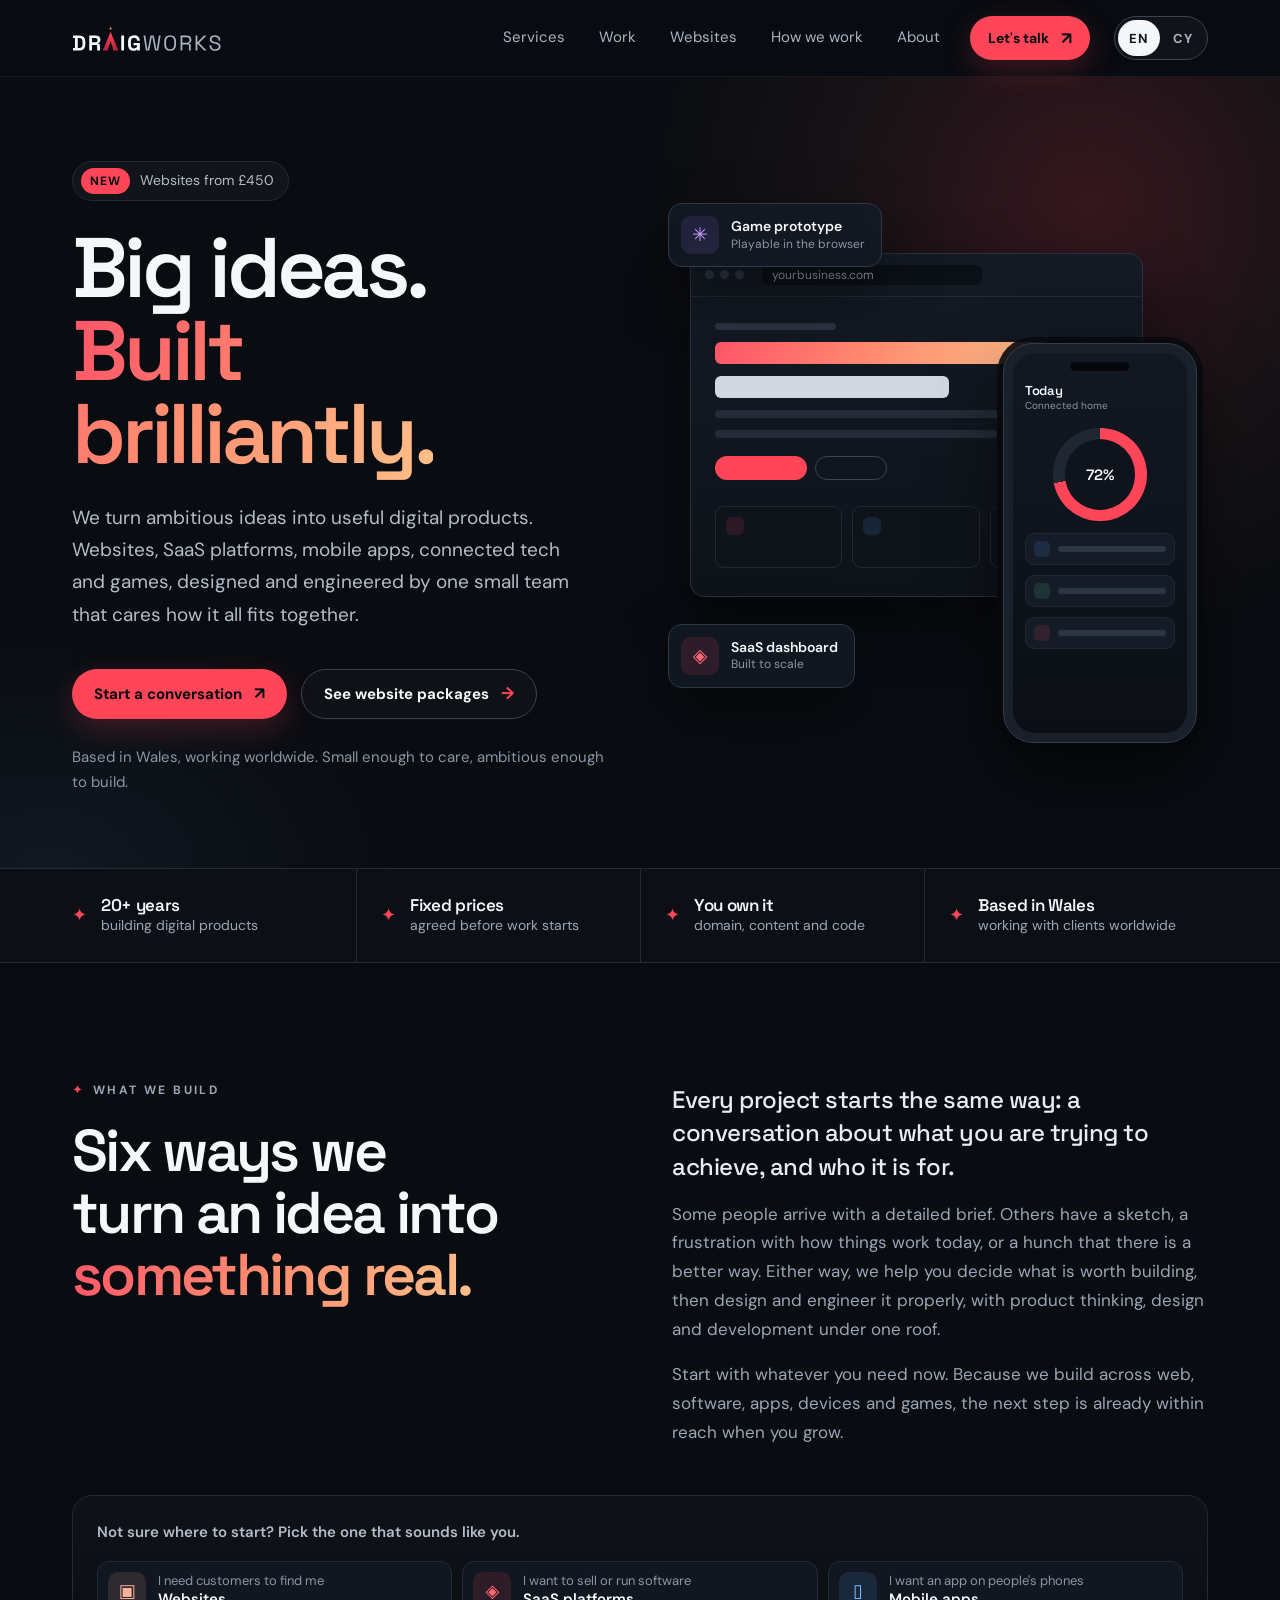
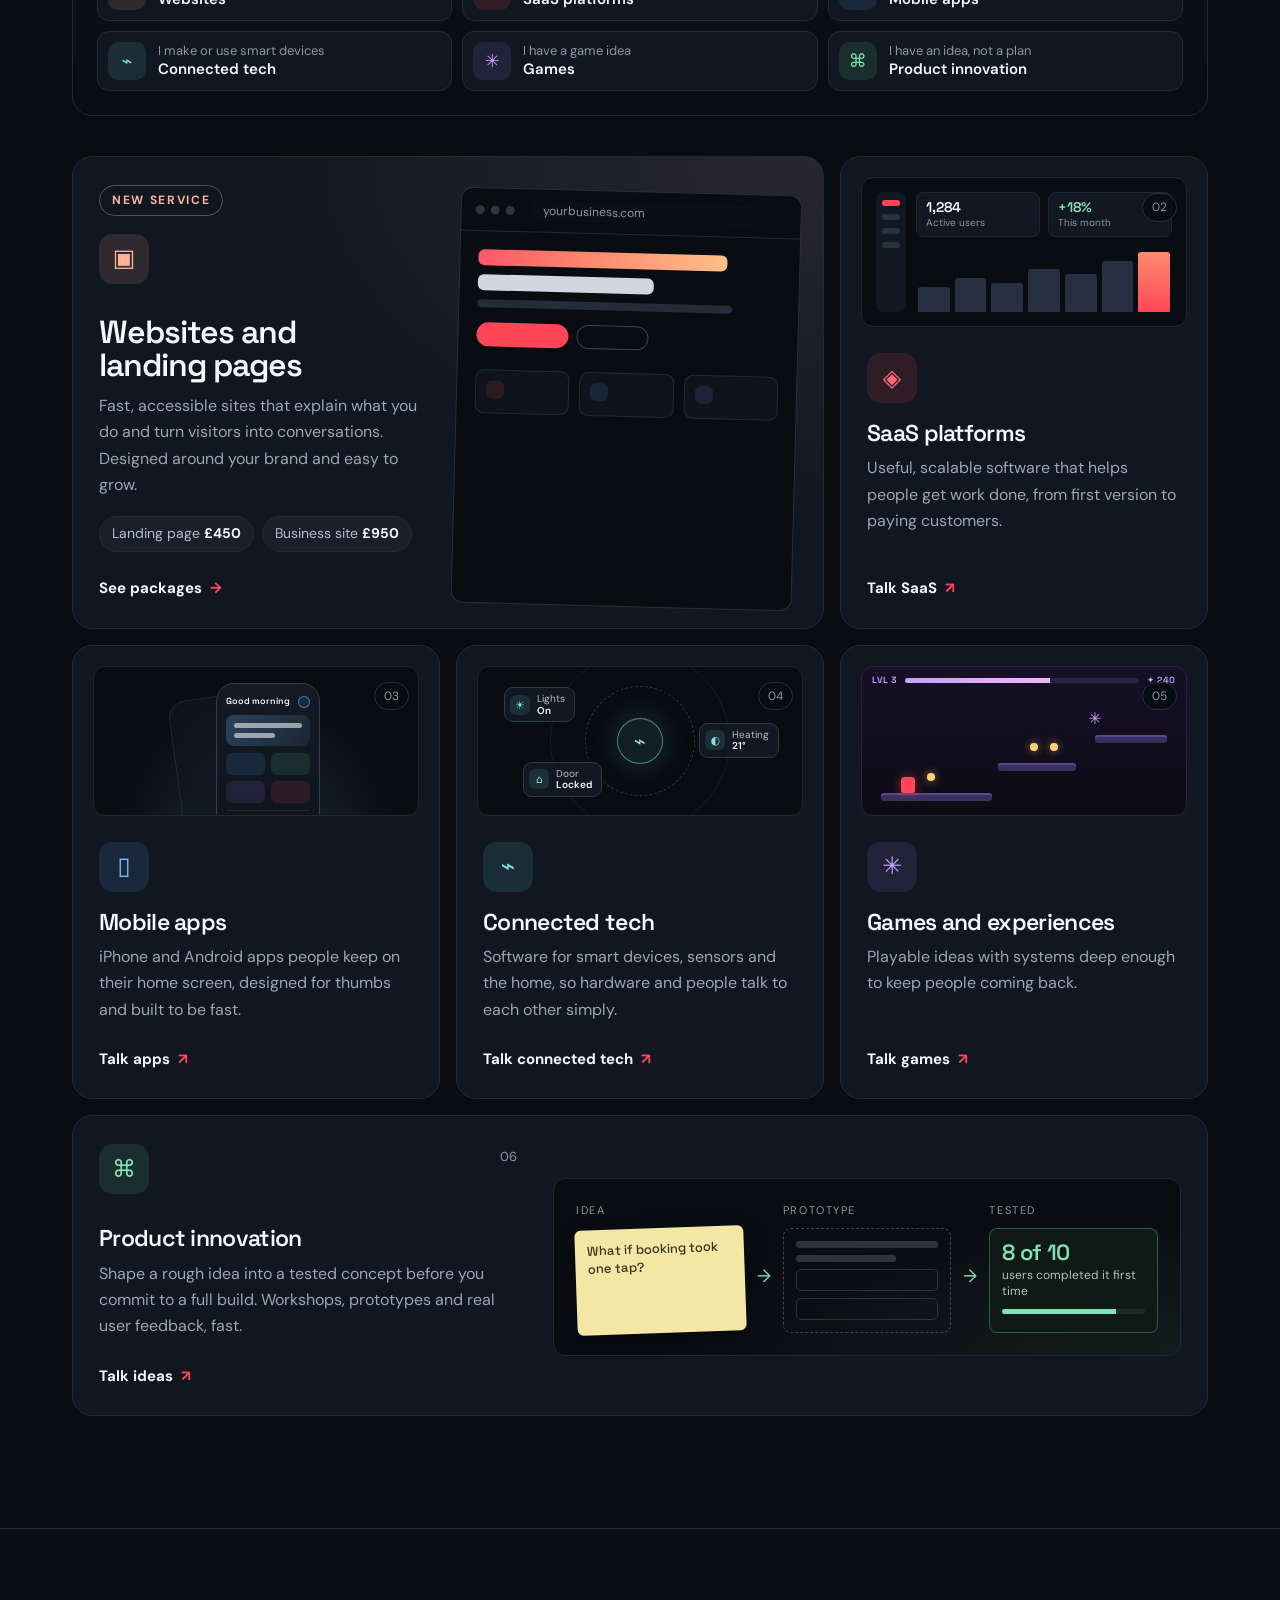
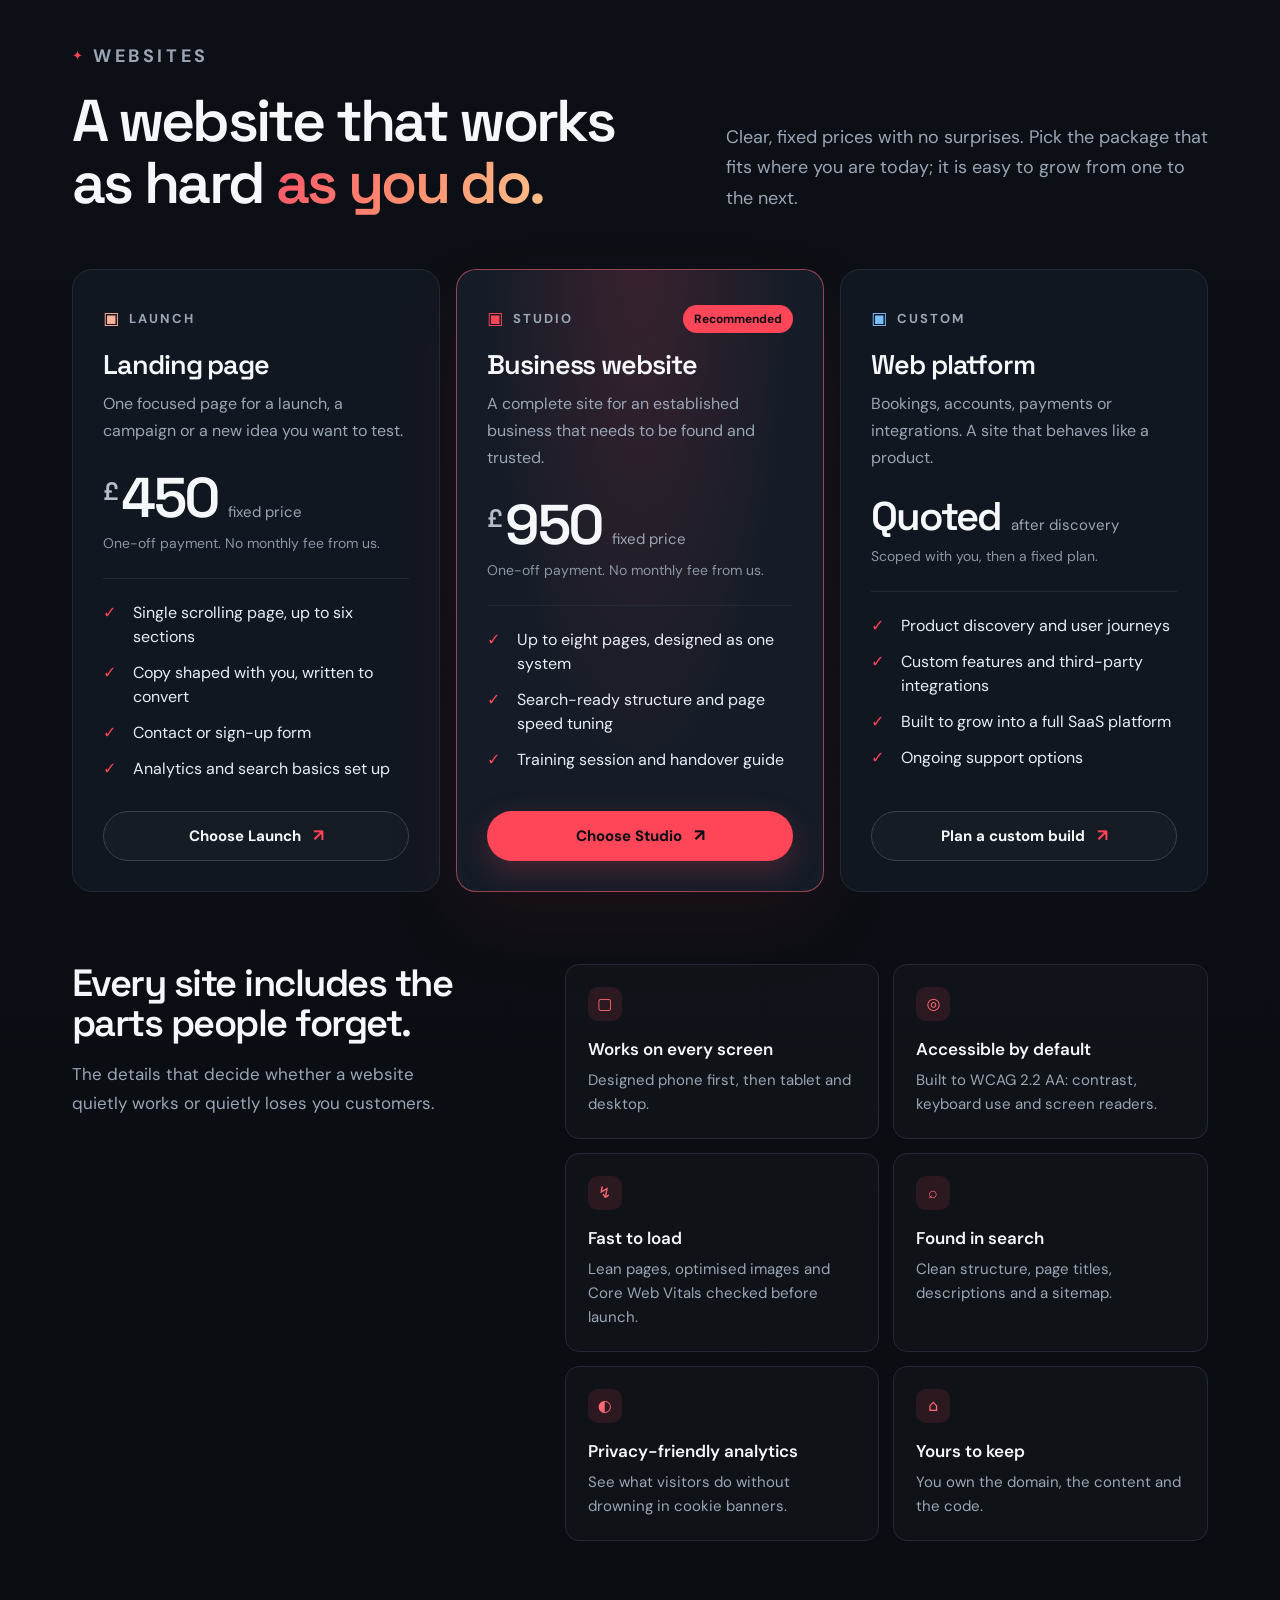
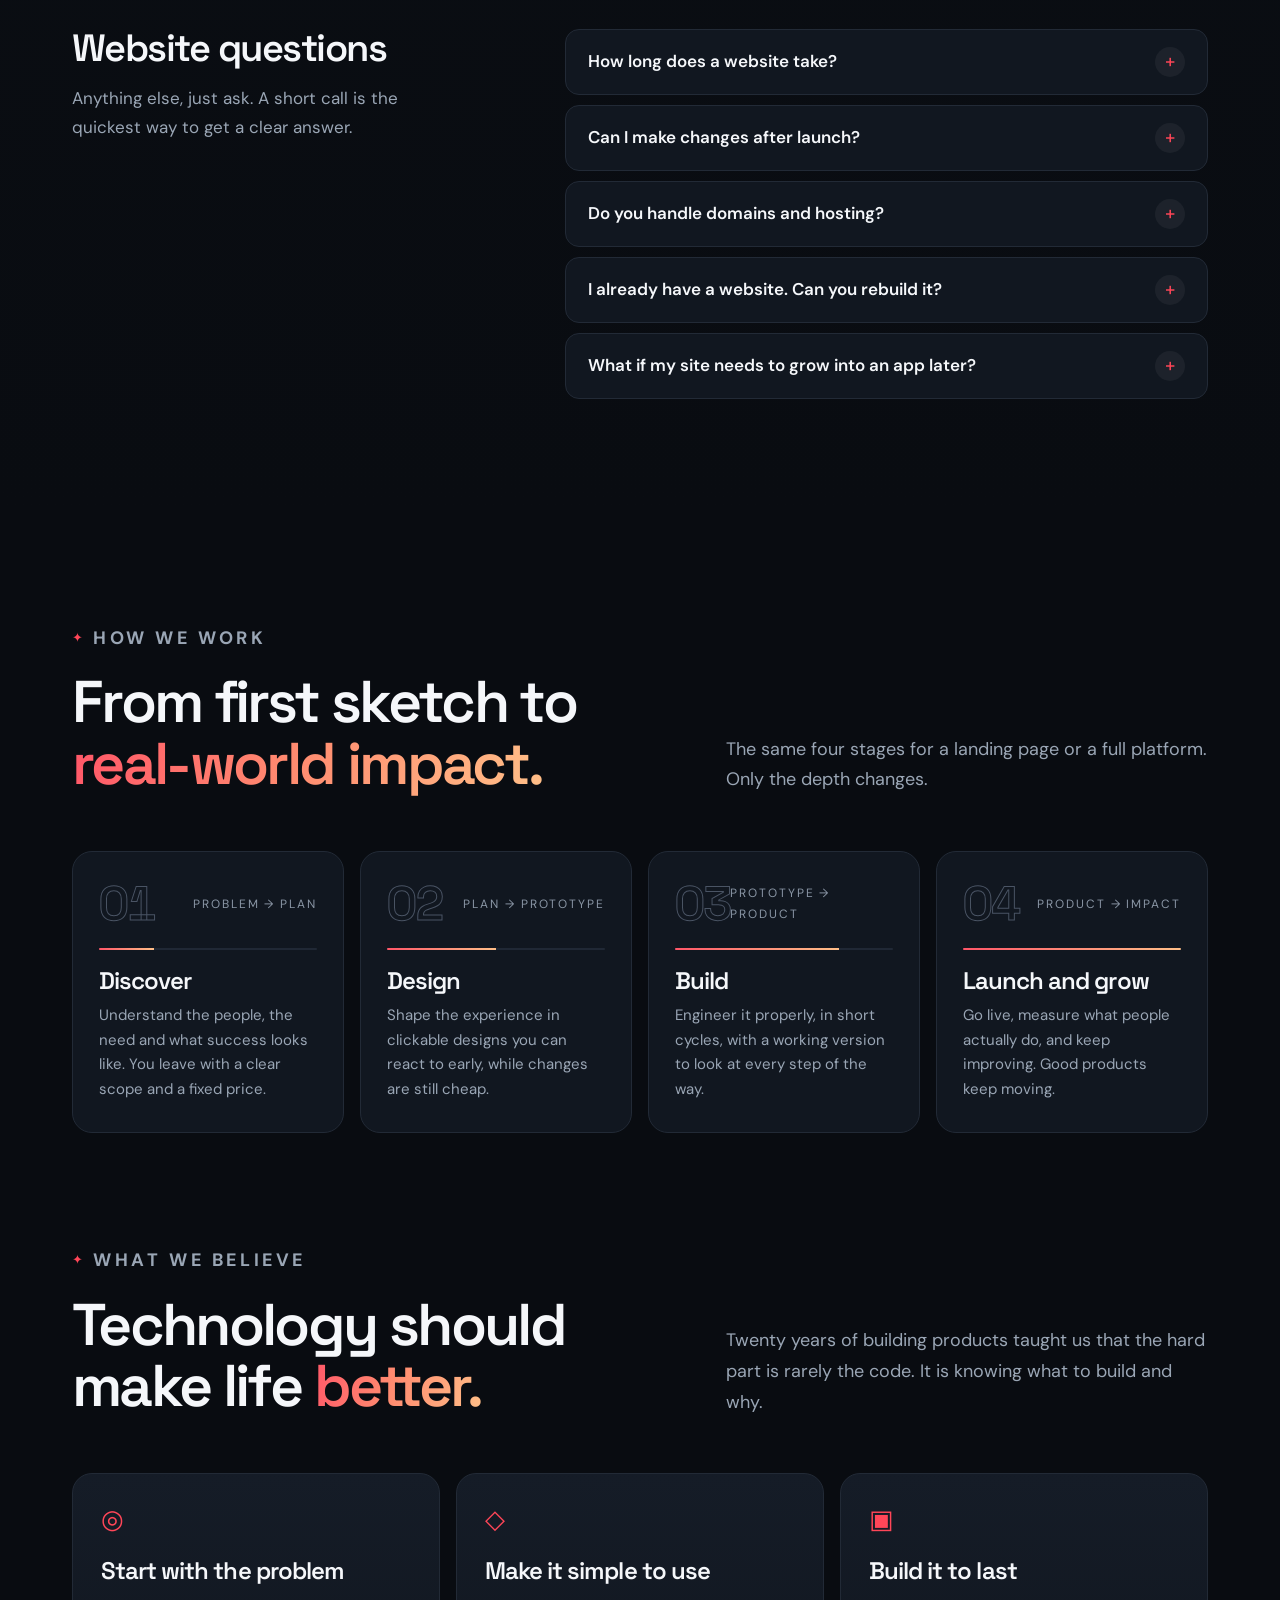
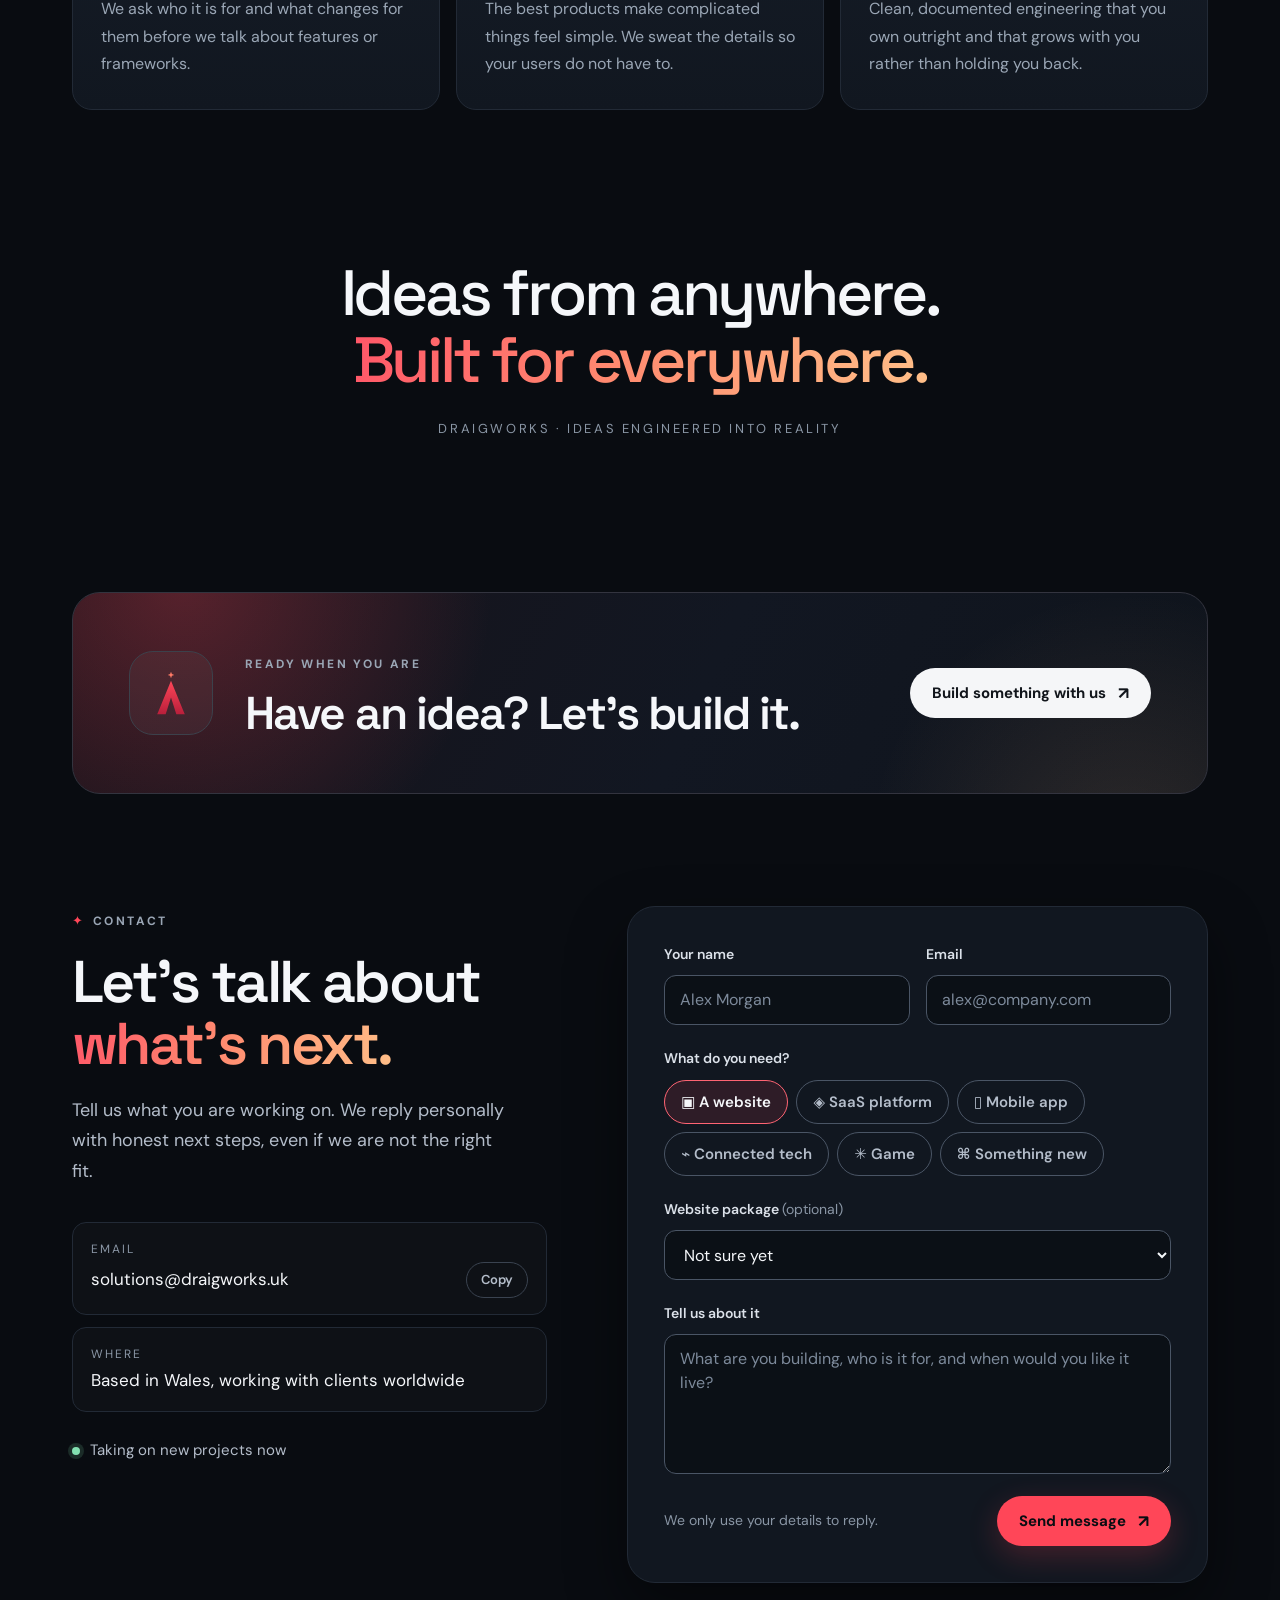
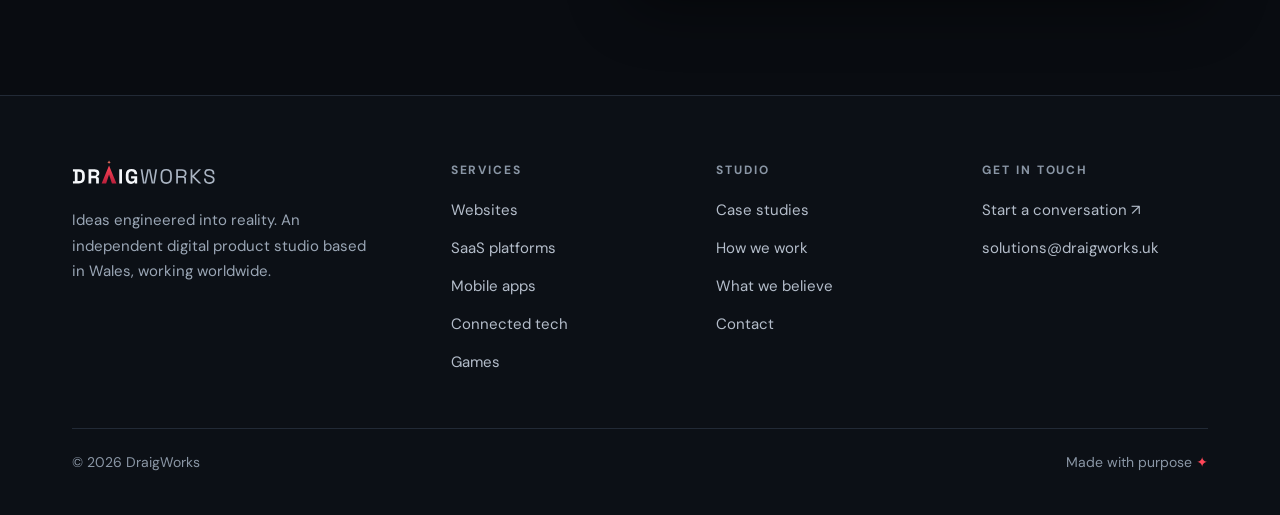
<file: index.html>
<!doctype html>
<html lang="en-GB">
<head>
<meta charset="utf-8">
<meta name="viewport" content="width=device-width, initial-scale=1, viewport-fit=cover">
<title>Website Design, SaaS &amp; App Development | DraigWorks, Wales</title>
<meta name="description" content="DraigWorks is a digital product studio based in Wales. Fixed-price websites from £450, plus SaaS platforms, mobile apps, connected tech and games for clients worldwide.">
<link rel="canonical" href="https://draigworks.uk/">
<meta name="robots" content="index, follow">
<meta name="theme-color" content="#090c11">
<link rel="icon" href="/favicon.ico" sizes="48x48">
<link rel="icon" type="image/svg+xml" href="/favicon.svg">
<link rel="apple-touch-icon" href="/apple-touch-icon.png">
<script type="application/ld+json">
{
 "@context": "https://schema.org",
 "@graph": [
  {
   "@type": "ProfessionalService",
   "@id": "https://draigworks.uk/#business",
   "name": "DraigWorks",
   "url": "https://draigworks.uk/",
   "logo": "https://draigworks.uk/icon-512.png",
   "slogan": "Ideas engineered into reality.",
   "description": "Independent digital product studio based in Wales, building websites, landing pages, SaaS platforms, mobile apps, connected tech and games for clients worldwide.",
   "email": "solutions@draigworks.uk",
   "address": {
    "@type": "PostalAddress",
    "addressRegion": "Wales",
    "addressCountry": "GB"
   },
   "areaServed": [
    {
     "@type": "Country",
     "name": "United Kingdom"
    },
    {
     "@type": "Place",
     "name": "Worldwide"
    }
   ],
   "knowsAbout": [
    "Website design",
    "Landing pages",
    "SaaS development",
    "Mobile app development",
    "IoT and connected devices",
    "Game development",
    "Product discovery"
   ],
   "hasOfferCatalog": {
    "@type": "OfferCatalog",
    "name": "Website packages",
    "itemListElement": [
     {
      "@type": "Offer",
      "name": "Landing page",
      "description": "Single scrolling page, up to six sections, with copy, a contact or sign-up form, analytics and search basics.",
      "price": "450",
      "priceCurrency": "GBP",
      "url": "https://draigworks.uk/#websites"
     },
     {
      "@type": "Offer",
      "name": "Business website",
      "description": "Up to eight pages designed as one system, search-ready structure, page speed tuning, training and handover.",
      "price": "950",
      "priceCurrency": "GBP",
      "url": "https://draigworks.uk/#websites"
     },
     {
      "@type": "Offer",
      "name": "Web platform",
      "description": "Custom web platform with bookings, accounts, payments or integrations, quoted after discovery.",
      "url": "https://draigworks.uk/#websites"
     }
    ]
   }
  },
  {
   "@type": "WebSite",
   "@id": "https://draigworks.uk/#website",
   "url": "https://draigworks.uk/",
   "name": "DraigWorks",
   "inLanguage": "en-GB",
   "publisher": {
    "@id": "https://draigworks.uk/#business"
   }
  },
  {
   "@type": "FAQPage",
   "@id": "https://draigworks.uk/#faq",
   "mainEntity": [
    {
     "@type": "Question",
     "name": "How long does a website take?",
     "acceptedAnswer": {
      "@type": "Answer",
      "text": "It depends on the package and how ready your content is. You get a dated plan before you commit, so you know when each stage lands."
     }
    },
    {
     "@type": "Question",
     "name": "Can I make changes after launch?",
     "acceptedAnswer": {
      "@type": "Answer",
      "text": "Yes. Tell us what you would like changed and we will quote it up front, or we can talk about adding an editor if you expect to update the site often."
     }
    },
    {
     "@type": "Question",
     "name": "Do you handle domains and hosting?",
     "acceptedAnswer": {
      "@type": "Answer",
      "text": "We set up hosting and connect your domain, in your name. You keep full ownership and can move it whenever you like."
     }
    },
    {
     "@type": "Question",
     "name": "I already have a website. Can you rebuild it?",
     "acceptedAnswer": {
      "@type": "Answer",
      "text": "Yes. We review what works on your current site, keep the pages that bring in visitors, and redirect old links so you do not lose search ranking."
     }
    },
    {
     "@type": "Question",
     "name": "What if my site needs to grow into an app later?",
     "acceptedAnswer": {
      "@type": "Answer",
      "text": "That is where a studio that also builds SaaS and apps helps. We structure the site so new features can be added without starting again."
     }
    }
   ]
  }
 ]
}
</script>
<link rel="preconnect" href="https://fonts.googleapis.com">
<link rel="preconnect" href="https://fonts.gstatic.com" crossorigin>
<link rel="stylesheet" href="https://fonts.googleapis.com/css2?family=DM+Sans:opsz,wght@9..40,400;9..40,500;9..40,600;9..40,700&family=Space+Grotesk:wght@400;500;600;700&display=swap">
<style>
/* Layout: one dark studio column (1200px). Decoration is light, not lines: warm red/ember glows and layered product mock-ups. Brand is Night-only by design. */
:root{
  color-scheme:dark;
  --bg:#090c11;--bg-2:#0c1016;--band:#0d1117;--panel:#10151d;--card:#111720;--card-hi:#151c27;--field:#0b1016;
  --line:#222a36;--line-soft:rgba(255,255,255,.06);--line-field:#4a5565;--line-cta:#3a4350;--line-hover:#566173;
  --text:#f5f7fa;--text-lead:#e8edf4;--text-soft:#b4bdca;--nav:#aab4c2;--muted:#9aa6b5;--subtle:#8a96a5;--placeholder:#7d8a9b;
  --red:#ff4658;--red-hover:#ff5f6e;--red-focus:#ff6473;--red-soft:#ff6976;--red2:#ff7b66;--red-deep:#b91f3b;
  --grad-1:#ff5668;--grad-2:#ff8c70;--grad-3:#ffbf88;
  --blue:#79bfff;--purple:#c6a0ff;--green:#83e0b1;--ember:#ffb29b;
  --tint-red:rgba(255,70,88,.12);--tint-blue:rgba(85,163,255,.12);--tint-purple:rgba(167,117,255,.12);--tint-green:rgba(88,210,150,.12);--tint-ember:rgba(255,178,155,.12);
  --light:#f5f6f8;--on-light:#11151b;--on-red:#0a0d12;
  --font-display:"Space Grotesk",ui-sans-serif,system-ui,sans-serif;
  --font-sans:"DM Sans",ui-sans-serif,system-ui,-apple-system,"Segoe UI",sans-serif;
  --max:1200px;--gutter:32px;--header:76px;
  --r-sm:8px;--r-md:14px;--r-lg:20px;--r-xl:28px;
  --shadow-cta:0 10px 30px rgba(255,70,88,.22);--shadow-lift:0 24px 60px rgba(0,0,0,.45);
  --ease:cubic-bezier(.2,.7,.2,1);
}
*,*::before,*::after{box-sizing:border-box}
[hidden]{display:none!important}
html{scroll-behavior:smooth;scroll-padding-top:calc(var(--header) + 16px)}
body{margin:0;background:var(--bg);color:var(--text);font-family:var(--font-sans);font-size:16px;line-height:1.7;-webkit-font-smoothing:antialiased;overflow-x:hidden}
a{color:inherit}
h1,h2,h3{font-family:var(--font-display);font-weight:600;letter-spacing:-.04em;line-height:1.05;margin:0;text-wrap:balance}
p{margin:0}
.wrap{max-width:var(--max);margin-inline:auto;padding-inline:var(--gutter)}
.skip{position:absolute;left:16px;top:-60px;z-index:100;background:var(--light);color:var(--on-light);padding:10px 14px;border-radius:var(--r-sm);font-weight:700;text-decoration:none}
.skip:focus{top:12px}
:where(a,button,summary,input,select,textarea):focus-visible{outline:2px solid var(--red-focus);outline-offset:3px}
.grad{background:linear-gradient(105deg,var(--grad-1) 0%,var(--grad-2) 48%,var(--grad-3) 100%);-webkit-background-clip:text;background-clip:text;color:transparent}

/* Header */
.site-header{position:sticky;top:env(safe-area-inset-top,0px);z-index:50;background:rgba(9,12,17,.78);backdrop-filter:blur(14px) saturate(140%);-webkit-backdrop-filter:blur(14px) saturate(140%);border-bottom:1px solid var(--line-soft)}
.site-header .wrap{height:var(--header);display:flex;align-items:center;justify-content:space-between;gap:24px}
.brand{display:inline-flex;align-items:center;min-height:44px}
.brand svg{height:25px;width:auto;display:block}
.nav{display:flex;align-items:center;gap:6px;font-size:15px;color:var(--nav)}
.nav a:not(.btn){text-decoration:none;display:inline-flex;align-items:center;min-height:44px;padding:0 14px;border-radius:999px;transition:color .2s,background .2s}
.nav a:not(.btn):hover{color:var(--text);background:rgba(255,255,255,.05)}
.nav .btn{margin-left:10px}
.nav-toggle{display:none;background:none;border:1px solid var(--line-cta);color:var(--text);border-radius:var(--r-sm);width:44px;height:44px;font-size:18px;cursor:pointer}

/* Buttons */
.btn{display:inline-flex;align-items:center;justify-content:center;gap:12px;min-height:50px;padding:13px 22px;border-radius:999px;font:700 15px/1.2 var(--font-sans);text-decoration:none;border:0;cursor:pointer;transition:transform .2s var(--ease),background .2s,border-color .2s,box-shadow .2s}
.btn:hover{transform:translateY(-2px)}
.btn .arr{font-size:17px;line-height:1;transition:transform .2s var(--ease)}
.btn:hover .arr{transform:translate(2px,-2px)}
.btn-primary{background:var(--red);color:var(--on-red);box-shadow:var(--shadow-cta)}
.btn-primary:hover{background:var(--red-hover);box-shadow:0 14px 36px rgba(255,70,88,.32)}
.btn-outline{background:rgba(255,255,255,.02);border:1px solid var(--line-cta);color:var(--text)}
.btn-outline:hover{border-color:var(--line-hover);background:rgba(255,255,255,.05)}
.btn-outline .arr{color:var(--red)}
.btn-light{background:var(--light);color:var(--on-light)}
.btn-sm{min-height:44px;padding:10px 18px;font-size:14px}

/* Eyebrow */
.eyebrow{display:inline-flex;align-items:center;gap:10px;font-size:12px;font-weight:700;letter-spacing:.2em;text-transform:uppercase;color:var(--muted)}
.eyebrow .spark{color:var(--red);letter-spacing:0;font-size:13px}
.pill{display:inline-flex;align-items:center;gap:10px;padding:6px 14px 6px 8px;border:1px solid var(--line);border-radius:999px;background:rgba(255,255,255,.03);font-size:14px;color:var(--text-soft)}
.pill b{font-size:12px;letter-spacing:.08em;text-transform:uppercase;color:var(--on-red);background:var(--red);padding:3px 9px;border-radius:999px}

/* Hero */
.hero{position:relative;overflow:hidden;isolation:isolate}
.hero::before{content:"";position:absolute;z-index:-1;width:900px;height:900px;right:-260px;top:-320px;background:radial-gradient(closest-side,rgba(255,70,88,.18),rgba(255,123,102,.06) 55%,transparent);pointer-events:none}
.hero::after{content:"";position:absolute;z-index:-1;width:700px;height:500px;left:-300px;bottom:-260px;background:radial-gradient(closest-side,rgba(121,191,255,.07),transparent);pointer-events:none}
.hero .wrap{display:grid;grid-template-columns:1fr 1fr;gap:56px;align-items:center;padding-block:84px 72px}
.hero h1{font-size:clamp(48px,6.6vw,88px);margin:26px 0 26px;letter-spacing:-.05em;line-height:.98}
.hero-copy{font-size:19px;line-height:1.7;color:var(--text-soft);max-width:520px}
.hero-actions{display:flex;flex-wrap:wrap;gap:14px;margin-top:38px}
.hero-note{margin-top:26px;font-size:15px;color:var(--subtle)}

/* Hero product stack */
.stack{position:relative;aspect-ratio:1/1.02;max-width:100%;min-width:0}
.win{position:absolute;left:4%;top:9%;width:84%;border-radius:var(--r-md);background:linear-gradient(180deg,#141a24,#0e131a);border:1px solid #2a3240;box-shadow:var(--shadow-lift);overflow:hidden}
.win-bar{display:flex;align-items:center;gap:6px;padding:11px 14px;border-bottom:1px solid #222a35}
.win-bar i{width:9px;height:9px;border-radius:50%;background:#2c3542}
.win-bar span{margin-left:12px;flex:1;max-width:220px;height:20px;border-radius:6px;background:#0b1016;font:12px/20px var(--font-sans);color:var(--subtle);padding-left:10px;white-space:nowrap;overflow:hidden}
.win-body{padding:26px 24px 28px;display:grid;gap:12px}
.w-eyebrow{width:30%;height:7px;border-radius:4px;background:#2a3240}
.w-h{height:22px;width:82%;border-radius:6px;background:linear-gradient(105deg,#ff5668,#ff8c70 48%,#ffbf88)}
.w-h2{height:22px;width:58%;border-radius:6px;background:#e8edf4;opacity:.9}
.w-l{height:8px;border-radius:4px;background:#232c38}
.w-ctas{display:flex;gap:8px;margin-top:6px}
.w-ctas i{display:block;height:24px;width:92px;border-radius:999px;background:var(--red)}
.w-ctas i+i{background:transparent;border:1px solid #3a4350;width:72px}
.w-cards{display:grid;grid-template-columns:repeat(3,1fr);gap:10px;margin-top:14px}
.w-cards div{height:62px;border-radius:9px;background:#0f141b;border:1px solid #212935;position:relative}
.w-cards div::before{content:"";position:absolute;left:10px;top:10px;width:18px;height:18px;border-radius:6px;background:var(--tint-red)}
.w-cards div:nth-child(2)::before{background:var(--tint-blue)}
.w-cards div:nth-child(3)::before{background:var(--tint-purple)}
.phone{position:absolute;right:2%;bottom:2%;width:36%;aspect-ratio:9/18.5;border-radius:30px;padding:9px;background:#1a2029;border:1px solid #333c4a;box-shadow:0 30px 70px rgba(0,0,0,.55),0 0 0 6px rgba(9,12,17,.9)}
.screen{position:relative;height:100%;border-radius:22px;background:linear-gradient(180deg,#121823,#0b0f15);overflow:hidden;padding:30px 12px 12px;display:flex;flex-direction:column;gap:10px}
.screen::before{content:"";position:absolute;top:9px;left:50%;transform:translateX(-50%);width:34%;height:9px;border-radius:999px;background:#05070a}
.s-title{font:600 13px/1.2 var(--font-display);letter-spacing:-.02em;color:var(--text)}
.s-sub{font-size:10px;color:var(--subtle);line-height:1.3}
.ring{margin:6px auto 2px;width:62%;aspect-ratio:1;border-radius:50%;background:conic-gradient(var(--red) 0 72%,#1f2733 72% 100%);display:grid;place-items:center}
.ring span{width:76%;aspect-ratio:1;border-radius:50%;background:#0f141c;display:grid;place-items:center;font:600 15px/1 var(--font-display);color:var(--text)}
.s-row{display:flex;align-items:center;gap:8px;padding:7px 8px;border-radius:9px;background:#151c27;border:1px solid #212935}
.s-row i{width:16px;height:16px;border-radius:5px;flex:none}
.s-row b{display:block;height:6px;flex:1;border-radius:3px;background:#2c3542}
.chipcard{position:absolute;display:flex;align-items:center;gap:12px;padding:12px 16px 12px 12px;background:rgba(19,25,35,.92);backdrop-filter:blur(8px);-webkit-backdrop-filter:blur(8px);border:1px solid #2f3846;border-radius:var(--r-md);box-shadow:var(--shadow-lift);font-size:14px;max-width:58%}
.chipcard .ic{width:38px;height:38px;border-radius:10px;display:grid;place-items:center;font-size:19px;flex:none}
.chipcard b{display:block;font-weight:600;line-height:1.25}
.chipcard small{display:block;font-size:12px;color:var(--subtle);line-height:1.35}
.c1{left:0;top:0}
.c2{left:0;bottom:12%}
@media (prefers-reduced-motion:no-preference){
  .phone{animation:bob 7s ease-in-out infinite}
  .c1{animation:bob 8s ease-in-out -2s infinite}
  @keyframes bob{50%{transform:translateY(-8px)}}
}

/* Facts strip */
.facts{border-block:1px solid var(--line);background:var(--bg-2)}
.facts .wrap{display:grid;grid-template-columns:repeat(4,minmax(0,1fr))}
.fact{padding:26px 24px;display:flex;gap:14px;align-items:center;border-left:1px solid var(--line)}
.fact:first-child{border-left:0;padding-left:0}
.fact .g{color:var(--red);font-size:18px;flex:none}
.fact b{display:block;font:600 17px/1.25 var(--font-display);letter-spacing:-.02em}
.fact span{display:block;font-size:14px;color:var(--muted);line-height:1.4}

/* Sections */
section.block{padding-block:112px}
.sec-head{display:grid;grid-template-columns:1.1fr .9fr;gap:64px;align-items:end;margin-bottom:56px}
.sec-head h2{font-size:clamp(36px,4.6vw,60px);margin-top:18px;letter-spacing:-.045em}
.sec-head p{color:var(--muted);font-size:18px;max-width:500px}

/* Services bento */
.services{display:grid;grid-template-columns:repeat(3,minmax(0,1fr));gap:16px}
.svc{position:relative;isolation:isolate;overflow:hidden;display:flex;flex-direction:column;padding:28px 26px 26px;min-height:290px;background:var(--card);border:1px solid var(--line);border-radius:var(--r-lg);text-decoration:none;transition:transform .3s var(--ease),border-color .3s}
.svc::before{content:"";position:absolute;inset:auto -30% -60% auto;width:300px;height:300px;z-index:-1;border-radius:50%;background:radial-gradient(closest-side,var(--glow,rgba(255,70,88,.14)),transparent);opacity:0;transition:opacity .4s}
.svc:hover{transform:translateY(-6px);border-color:var(--line-hover)}
.svc:hover::before{opacity:1}
.svc .num{position:absolute;top:30px;right:26px;font-size:13px;color:var(--subtle);font-variant-numeric:tabular-nums}
.icon{width:50px;height:50px;border-radius:14px;display:grid;place-items:center;font-size:24px;margin-bottom:32px;flex:none}
.t-red{color:var(--red-soft);background:var(--tint-red)}.t-blue{color:var(--blue);background:var(--tint-blue)}.t-purple{color:var(--purple);background:var(--tint-purple)}.t-green{color:var(--green);background:var(--tint-green)}.t-ember{color:var(--ember);background:var(--tint-ember)}
.svc.blue{--glow:rgba(121,191,255,.14)}.svc.purple{--glow:rgba(198,160,255,.14)}.svc.green{--glow:rgba(131,224,177,.13)}
.svc h3{font-size:23px;letter-spacing:-.03em;margin-bottom:10px}
.svc p{font-size:16px;color:var(--muted);line-height:1.65}
.svc .go{margin-top:auto;padding-top:24px;font-size:15px;font-weight:700;color:var(--text);display:inline-flex;gap:8px}
.svc .go b{color:var(--red);transition:transform .2s var(--ease)}
.svc:hover .go b{transform:translateX(3px)}
.svc-lead{grid-column:span 2;display:grid;grid-template-columns:1fr 1.05fr;gap:32px;--glow:rgba(255,178,155,.16);background:radial-gradient(ellipse at 100% 0%,rgba(255,178,155,.1),transparent 55%),var(--card)}
.svc-lead .lead-l{display:flex;flex-direction:column}
.badge{display:inline-flex;align-self:flex-start;align-items:center;gap:8px;font-size:12px;font-weight:700;letter-spacing:.14em;text-transform:uppercase;color:var(--ember);border:1px solid rgba(255,178,155,.35);border-radius:999px;padding:4px 12px;margin-bottom:18px}
.svc-lead h3{font-size:32px}
.svc-lead .prices{display:flex;flex-wrap:wrap;gap:8px;margin-top:18px}
.svc-lead .prices span{font-size:14px;color:var(--text-soft);padding:5px 12px;border-radius:999px;background:rgba(255,255,255,.04);border:1px solid var(--line)}
.svc-lead .prices b{color:var(--text);font-weight:700}
.mini{align-self:stretch;border:1px solid #262f3c;border-radius:12px;background:var(--bg);overflow:hidden;min-width:0;display:flex;flex-direction:column;transform:rotate(1.5deg) translateY(6px);transition:transform .4s var(--ease)}
.svc-lead:hover .mini{transform:rotate(0) translateY(0)}
.mini .win-body{padding:18px;gap:9px}
.mini .w-h{height:16px}.mini .w-h2{height:16px}
.mini .w-cards div{height:44px}

/* Websites */
.websites{background:linear-gradient(180deg,var(--bg-2),var(--bg));border-top:1px solid var(--line)}
.packages{display:grid;grid-template-columns:repeat(3,minmax(0,1fr));gap:16px;align-items:stretch}
.pkg{position:relative;display:flex;flex-direction:column;padding:34px 30px 30px;background:var(--card);border:1px solid var(--line);border-radius:var(--r-lg);min-width:0}
.pkg.rec{background:radial-gradient(ellipse at 50% -10%,rgba(255,70,88,.16),transparent 60%),var(--card-hi);border-color:rgba(255,100,115,.55);box-shadow:0 30px 80px rgba(255,70,88,.08)}
.pkg-top{display:flex;justify-content:space-between;align-items:center;gap:10px;min-height:28px}
.pkg-kind{display:inline-flex;align-items:center;gap:10px;font-size:13px;font-weight:700;letter-spacing:.16em;text-transform:uppercase;color:var(--muted)}
.pkg-kind i{font-style:normal;font-size:17px;letter-spacing:0}
.pkg .flag{font-size:12px;font-weight:700;color:var(--on-red);background:var(--red);padding:4px 11px;border-radius:999px;white-space:nowrap}
.pkg h3{font-size:27px;margin:18px 0 10px}
.pkg .for{color:var(--muted);font-size:16px;min-height:54px}
.price{display:flex;align-items:baseline;gap:10px;margin:26px 0 6px}
.price b{font:600 56px/1 var(--font-display);letter-spacing:-.05em;color:var(--text);font-variant-numeric:tabular-nums}
.price b sup{font-size:.45em;vertical-align:top;position:relative;top:.35em;margin-right:2px;letter-spacing:0;color:var(--text-soft)}
.price b.word{font-size:40px}
.price span{font-size:15px;color:var(--muted)}
.price-note{font-size:14px;color:var(--subtle);padding-bottom:22px;margin-bottom:22px;border-bottom:1px solid var(--line)}
.ticks{list-style:none;margin:0 0 30px;padding:0;display:grid;gap:12px;font-size:16px;color:var(--text-lead)}
.ticks li{display:grid;grid-template-columns:22px 1fr;gap:8px;line-height:1.5}
.ticks li::before{content:"✓";color:var(--red);font-weight:700}
.pkg .btn{margin-top:auto;width:100%}

.includes{margin-top:72px;display:grid;grid-template-columns:.8fr 1.2fr;gap:64px;align-items:start}
.includes h3,.faq h3{font-size:clamp(28px,3vw,38px)}
.includes>div>p{color:var(--muted);margin-top:16px;font-size:17px;max-width:400px}
.inc-grid{display:grid;grid-template-columns:repeat(2,minmax(0,1fr));gap:14px}
.inc{padding:22px;border-radius:var(--r-md);background:rgba(255,255,255,.02);border:1px solid var(--line)}
.inc .g{display:grid;place-items:center;width:34px;height:34px;border-radius:10px;background:var(--tint-red);color:var(--red-soft);font-size:16px;margin-bottom:14px}
.inc b{display:block;font-weight:600;font-size:17px;margin-bottom:4px}
.inc span{display:block;color:var(--muted);font-size:15px;line-height:1.6}

.faq{margin-top:88px;display:grid;grid-template-columns:.8fr 1.2fr;gap:64px}
.faq>div>p{color:var(--muted);margin-top:16px;font-size:17px;max-width:360px}
.faq-list{display:grid;gap:10px}
details{border:1px solid var(--line);border-radius:var(--r-md);background:var(--card);transition:border-color .2s}
details[open]{border-color:var(--line-hover)}
summary{list-style:none;cursor:pointer;display:flex;justify-content:space-between;align-items:center;gap:20px;min-height:64px;padding:16px 22px;font-weight:600;font-size:17px}
summary::-webkit-details-marker{display:none}
summary::after{content:"+";flex:none;display:grid;place-items:center;width:30px;height:30px;border-radius:50%;background:rgba(255,255,255,.05);font:400 20px/1 var(--font-display);color:var(--red);transition:transform .25s var(--ease)}
details[open] summary::after{transform:rotate(45deg)}
details p{padding:0 64px 22px 22px;color:var(--muted);font-size:16px}

/* Process */
.process{display:grid;grid-template-columns:repeat(4,minmax(0,1fr));gap:16px;counter-reset:s}
.ps{position:relative;padding:28px 26px 30px;border-radius:var(--r-lg);background:var(--card);border:1px solid var(--line);min-width:0}
.ps-n{display:flex;align-items:center;justify-content:space-between;margin-bottom:40px}
.ps-n b{font:600 48px/1 var(--font-display);letter-spacing:-.05em;color:transparent;-webkit-text-stroke:1px #4a5464;font-variant-numeric:tabular-nums}
.ps:hover .ps-n b{-webkit-text-stroke-color:var(--red)}
.ps-n span{font-size:12px;letter-spacing:.16em;text-transform:uppercase;color:var(--subtle)}
.ps h3{font-size:24px;margin-bottom:10px}
.ps p{color:var(--muted);font-size:15px;line-height:1.65}
.ps .bar{position:absolute;left:26px;right:26px;top:96px;height:2px;border-radius:2px;background:#202835;overflow:hidden}
.ps .bar i{display:block;height:100%;background:linear-gradient(90deg,var(--grad-1),var(--grad-3))}

/* Principles */
.principles{display:grid;grid-template-columns:repeat(3,minmax(0,1fr));gap:16px}
.pr{padding:32px 28px;border-radius:var(--r-lg);background:linear-gradient(180deg,var(--card-hi),var(--card));border:1px solid var(--line)}
.pr .g{font-size:26px;color:var(--red);line-height:1;display:block;margin-bottom:26px}
.pr h3{font-size:24px;margin-bottom:12px}
.pr p{color:var(--muted);font-size:16px}

/* Quote */
.quote{margin:110px auto 0;max-width:980px;text-align:center;padding-block:40px}
.quote blockquote{margin:0;font:500 clamp(34px,5vw,64px)/1.05 var(--font-display);letter-spacing:-.05em}
.quote figcaption{margin-top:24px;font-size:13px;letter-spacing:.2em;text-transform:uppercase;color:var(--subtle)}

/* Feature band */
.band{position:relative;overflow:hidden;isolation:isolate;display:grid;grid-template-columns:auto 1fr auto;gap:32px;align-items:center;padding:56px 56px;border:1px solid #33343f;border-radius:var(--r-xl);background:linear-gradient(115deg,#18131a 0%,#121722 55%,#0f141c 100%)}
.band::before{content:"";position:absolute;z-index:-1;width:620px;height:620px;left:-200px;top:-320px;background:radial-gradient(closest-side,rgba(255,70,88,.28),transparent)}
.band::after{content:"";position:absolute;z-index:-1;width:520px;height:520px;right:-180px;bottom:-320px;background:radial-gradient(closest-side,rgba(255,191,136,.12),transparent)}
.disc{width:84px;height:84px;border-radius:24px;display:grid;place-items:center;background:rgba(255,255,255,.04);border:1px solid #3c414b}
.disc svg{width:46px;height:46px}
.band h2{font-size:clamp(30px,3.6vw,46px);margin-top:12px}

/* Contact */
.contact{display:grid;grid-template-columns:.9fr 1.1fr;gap:80px;align-items:start}
.contact h2{font-size:clamp(36px,4.6vw,60px);margin:18px 0 20px;letter-spacing:-.045em}
.contact .lead{color:var(--text-soft);font-size:18px;max-width:440px}
.reach{margin:36px 0 0;display:grid;gap:12px}
.reach div{display:grid;gap:2px;padding:16px 18px;border-radius:var(--r-md);border:1px solid var(--line);background:rgba(255,255,255,.02)}
.reach dt{font-size:12px;letter-spacing:.16em;text-transform:uppercase;color:var(--subtle)}
.reach dd{margin:0;font-size:17px;color:var(--text)}
.mail-row{display:flex;flex-wrap:wrap;align-items:center;justify-content:space-between;gap:10px}
.mail-row a{text-decoration:none;user-select:all;word-break:break-all}
.mail-row a:hover{color:var(--red-soft)}
.copy{min-height:36px;padding:6px 14px;border-radius:999px;border:1px solid var(--line-cta);background:transparent;color:var(--text-soft);font:600 13px/1 var(--font-sans);cursor:pointer}
.copy:hover{border-color:var(--line-hover);color:var(--text)}
.sent.warn{border-color:rgba(255,100,115,.45);background:var(--tint-red)}
.sent.warn .g{color:var(--red-soft)}
.btn[disabled]{opacity:.6;cursor:progress;transform:none}
.live{display:inline-flex;align-items:center;gap:10px;margin-top:26px;font-size:15px;color:var(--text-soft)}
.live i{width:8px;height:8px;border-radius:50%;background:var(--green);box-shadow:0 0 0 4px rgba(131,224,177,.15)}
form{padding:36px;background:var(--card);border:1px solid var(--line);border-radius:var(--r-xl);display:grid;gap:22px;min-width:0;box-shadow:var(--shadow-lift)}
.two{display:grid;grid-template-columns:1fr 1fr;gap:16px}
.field{display:grid;gap:8px;min-width:0}
label,.legend{font-size:14px;font-weight:600;color:#dbe1e9}
label .opt{font-weight:400;color:var(--subtle)}
input,select,textarea{width:100%;min-height:50px;font:16px/1.5 var(--font-sans);color:var(--text);background:var(--field);border:1px solid var(--line-field);border-radius:12px;padding:12px 15px;transition:border-color .2s,box-shadow .2s}
input:focus,select:focus,textarea:focus{border-color:var(--red-focus);box-shadow:0 0 0 4px rgba(255,70,88,.14);outline:none}
input::placeholder,textarea::placeholder{color:var(--placeholder)}
textarea{min-height:140px;resize:vertical}
.err{display:none;font-size:14px;color:var(--red-focus)}
.field.bad input,.field.bad textarea{border-color:var(--red-focus)}
.field.bad .err{display:block}
fieldset{border:0;padding:0;margin:0}
legend{padding:0;margin-bottom:10px}
.chips{display:flex;flex-wrap:wrap;gap:8px}
.chip{position:relative}
.chip input{position:absolute;opacity:0;width:1px;height:1px;min-height:0}
.chip span{display:inline-flex;align-items:center;gap:8px;min-height:44px;padding:8px 16px;border:1px solid var(--line-field);border-radius:999px;font-size:15px;color:var(--text-soft);cursor:pointer;transition:border-color .2s,color .2s,background .2s}
.chip span:hover{border-color:var(--line-hover)}
.chip input:checked+span{border-color:var(--red-focus);color:var(--text);background:var(--tint-red)}
.chip input:focus-visible+span{outline:2px solid var(--red-focus);outline-offset:3px}
.form-foot{display:flex;flex-wrap:wrap;align-items:center;gap:16px;justify-content:space-between}
.form-foot small{color:var(--subtle);font-size:14px}
.sent{display:flex;gap:12px;align-items:flex-start;padding:14px 16px;border:1px solid rgba(131,224,177,.4);border-radius:12px;background:rgba(88,210,150,.08);color:var(--text-lead);font-size:15px}
.sent .g{color:var(--green)}

/* Footer */
footer{border-top:1px solid var(--line);padding-block:64px 40px;background:var(--bg-2)}
.foot{display:grid;grid-template-columns:1.5fr repeat(3,minmax(0,1fr));gap:40px}
.foot svg{height:24px;width:auto}
.foot .tag{margin-top:16px;color:var(--muted);font-size:15px;max-width:300px}
.foot h4{margin:0 0 12px;font-size:12px;letter-spacing:.16em;text-transform:uppercase;color:var(--subtle);font-weight:700}
.foot ul{list-style:none;margin:0;padding:0;display:grid;gap:2px}
.foot a{text-decoration:none;color:var(--text-soft);font-size:15px;display:inline-flex;min-height:36px;align-items:center}
.foot a:hover{color:var(--text)}
.foot .plain{color:var(--text-soft);font-size:15px;padding-top:8px}
.legal{margin-top:48px;padding-top:22px;border-top:1px solid var(--line);display:flex;flex-wrap:wrap;justify-content:space-between;gap:12px;color:var(--subtle);font-size:14px}
.legal .spark{color:var(--red)}

/* Service graphics */
.art{position:relative;height:150px;margin:-8px -6px 26px;border-radius:12px;background:var(--bg);border:1px solid #1f2733;overflow:hidden}
.svc .num{z-index:2}
.svc .art ~ .num{top:36px;right:30px;padding:3px 9px;border-radius:999px;background:rgba(9,12,17,.85);border:1px solid #262f3c;font-size:12px}
.svc .art ~ .icon{margin-bottom:18px}
/* SaaS dashboard */
.dash{position:absolute;inset:14px;display:grid;grid-template-columns:30px 1fr;gap:10px}
.side{display:grid;gap:8px;align-content:start;padding:8px 6px;border-radius:8px;background:#121822}
.side i{height:6px;border-radius:3px;background:#28313e}.side i.on{background:var(--red)}
.main{display:grid;grid-template-rows:auto 1fr;gap:10px;min-width:0}
.kpis{display:grid;grid-template-columns:1fr 1fr;gap:8px}
.kpis div{padding:7px 9px;border-radius:7px;background:#121822;border:1px solid #1f2733}
.kpis b{display:block;font:600 14px/1.1 var(--font-display);color:var(--text)}
.kpis b.up{color:var(--green)}
.kpis small{display:block;font-size:10px;color:var(--subtle);line-height:1.3}
.bars{display:flex;align-items:flex-end;gap:5px;padding:0 2px}
.bars i{flex:1;border-radius:3px 3px 1px 1px;background:#263040;transition:height .5s var(--ease)}
.bars i.hi{background:linear-gradient(180deg,var(--grad-2),var(--red))}
.svc:hover .bars i:not(.hi){background:#2f3a4b}
/* Mobile app */
.art-app{background:radial-gradient(ellipse at 50% 120%,rgba(121,191,255,.16),transparent 65%),var(--bg)}
.ph{position:absolute;left:50%;top:16px;width:104px;height:170px;margin-left:-40px;border-radius:18px;border:1px solid #333c4a;background:linear-gradient(180deg,#141b26,#0e131b);padding:12px 9px;display:grid;gap:7px;align-content:start;z-index:1;transition:transform .4s var(--ease)}
.ph-back{margin-left:-78px;top:28px;transform:rotate(-8deg);opacity:.55;z-index:0}
.svc:hover .ph:not(.ph-back){transform:translateY(-6px)}
.ph-top{display:flex;justify-content:space-between;align-items:center}
.ph-top b{font:600 9px/1 var(--font-display);color:var(--text)}
.ph-top i{width:12px;height:12px;border-radius:50%;background:var(--tint-blue);border:1px solid rgba(121,191,255,.5)}
.ph-card{padding:8px;border-radius:8px;background:linear-gradient(120deg,rgba(121,191,255,.25),rgba(121,191,255,.08));display:grid;gap:5px}
.ph-card span{height:5px;border-radius:3px;background:rgba(255,255,255,.55)}
.ph-grid{display:grid;grid-template-columns:1fr 1fr;gap:6px}
.ph-grid i{height:22px;border-radius:6px}
.ph-tab{display:flex;justify-content:space-around;padding-top:4px;border-top:1px solid #222a35}
.ph-tab i{width:6px;height:6px;border-radius:50%;background:#2c3542}.ph-tab i.on{background:var(--blue)}
/* Connected tech */
.t-cyan{color:#7fe3e8;background:rgba(95,212,220,.12)}
.svc.cyan{--glow:rgba(127,227,232,.13)}
.art-iot{display:grid;place-items:center}
.hub{position:relative;z-index:2;width:46px;height:46px;border-radius:50%;display:grid;place-items:center;background:#122026;border:1px solid rgba(127,227,232,.5);color:#7fe3e8;font-size:20px;box-shadow:0 0 30px rgba(127,227,232,.18)}
.iring{position:absolute;left:50%;top:50%;border-radius:50%;border:1px dashed rgba(127,227,232,.22);transform:translate(-50%,-50%)}
.r1{width:110px;height:110px}.r2{width:180px;height:180px;border-style:solid;border-color:rgba(127,227,232,.08)}
.dev{position:absolute;z-index:2;display:flex;align-items:center;gap:7px;padding:5px 9px 5px 5px;border-radius:9px;background:rgba(19,25,35,.95);border:1px solid #2f3846;font-size:10px;color:var(--text-soft);line-height:1.15}
.dev i{font-style:normal;width:20px;height:20px;border-radius:6px;display:grid;place-items:center;background:rgba(95,212,220,.12);color:#7fe3e8;font-size:11px}
.dev b{display:block;color:var(--text);font-weight:600;font-size:10px}
.d1{left:8%;top:14%}.d2{right:7%;top:38%}.d3{left:14%;bottom:12%}
@media (prefers-reduced-motion:no-preference){.r1{animation:pulse 3.2s ease-out infinite}@keyframes pulse{0%{opacity:1;transform:translate(-50%,-50%) scale(.6)}100%{opacity:0;transform:translate(-50%,-50%) scale(1.5)}}}
/* Games */
.art-game{background:linear-gradient(180deg,#151026,#0d0b16);border-color:#2a2340}
.hud{position:absolute;left:10px;right:10px;top:9px;display:flex;align-items:center;gap:8px;font:600 9px/1 var(--font-display);letter-spacing:.06em;color:var(--purple)}
.xp{flex:1;height:5px;border-radius:3px;background:#2a2340;overflow:hidden}.xp i{display:block;width:62%;height:100%;background:linear-gradient(90deg,var(--purple),#f0b7ff)}
.level{position:absolute;inset:28px 0 0}
.level i{position:absolute;display:block}
.plat{height:8px;border-radius:3px;background:#3a2f5c;box-shadow:inset 0 2px 0 #5a4890}
.p1{left:6%;bottom:14px;width:34%}.p2{left:42%;bottom:44px;width:24%}.p3{right:6%;bottom:72px;width:22%}
.coin{width:8px;height:8px;border-radius:50%;background:#ffd27a;box-shadow:0 0 8px rgba(255,210,122,.6)}
.c-a{left:20%;bottom:34px}.c-b{left:52%;bottom:64px}.c-c{left:58%;bottom:64px}
.gplayer{left:12%;bottom:22px;width:14px;height:16px;border-radius:4px 4px 2px 2px;background:var(--red);box-shadow:0 0 12px rgba(255,70,88,.5);transition:transform .5s var(--ease)}
.svc:hover .gplayer{transform:translate(70px,-30px)}
.goal{right:26%;bottom:82px;font-style:normal;color:var(--purple);font-size:16px}
/* Product innovation (wide) */
.svc-wide{grid-column:1/-1;display:grid;grid-template-columns:.8fr 1.2fr;gap:36px;align-items:center;min-height:0}
.svc-wide .wide-l{display:flex;flex-direction:column;position:relative}
.svc-wide .num{top:2px;right:0}
.svc-wide .art{height:auto;margin:0;padding:22px;display:flex;align-items:stretch;gap:12px;background:radial-gradient(ellipse at 100% 100%,rgba(131,224,177,.08),transparent 60%),var(--bg)}
.stage{flex:1;min-width:0;display:flex;flex-direction:column;gap:8px}
.stage small{font-size:11px;letter-spacing:.14em;text-transform:uppercase;color:var(--subtle)}
.arrow{align-self:center;color:var(--green);font-size:18px;padding-top:18px}
.note{flex:1;padding:12px;border-radius:6px;background:#f3e7a5;color:#3a3420;font:500 13px/1.35 var(--font-display);transform:rotate(-2deg);box-shadow:0 8px 20px rgba(0,0,0,.35)}
.wf{flex:1;padding:12px;border-radius:8px;border:1px dashed #3a4554;display:grid;gap:7px;align-content:start}
.wf i{height:7px;border-radius:3px;background:#2a3340}
.wf b{height:22px;border-radius:5px;border:1px solid #2a3340}
.res{flex:1;padding:12px;border-radius:8px;background:#0f1a16;border:1px solid rgba(131,224,177,.3);display:grid;gap:4px;align-content:start}
.res b{font:600 22px/1 var(--font-display);color:var(--green);letter-spacing:-.03em}
.res span{font-size:12px;color:var(--text-soft);line-height:1.35}
.meter{height:5px;border-radius:3px;background:#1d2a25;margin-top:6px;overflow:hidden}.meter i{display:block;width:80%;height:100%;background:var(--green)}
@media (max-width:1020px){.svc-wide{grid-column:1/-1}}
@media (max-width:760px){
  .svc-wide{grid-template-columns:1fr}
  .svc-wide .art{flex-direction:column}
  .arrow{transform:rotate(90deg);padding:0}
}

/* Services introduction */
.intro{display:grid;grid-template-columns:1fr 1fr;gap:64px;align-items:start;margin-bottom:48px}
.intro h2{font-size:clamp(34px,4.6vw,60px);margin-top:18px;letter-spacing:-.045em}
.intro-copy{display:grid;gap:16px;color:var(--muted);font-size:17px;max-width:560px;padding-top:8px}
.intro-lead{font:500 clamp(20px,2vw,24px)/1.4 var(--font-display);letter-spacing:-.02em;color:var(--text-lead)}
.guide{margin-bottom:40px;padding:24px;border-radius:var(--r-lg);border:1px solid var(--line);background:linear-gradient(180deg,rgba(255,255,255,.025),transparent)}
.guide-title{font-size:15px;font-weight:600;color:var(--text-soft);margin-bottom:16px}
.guide-list{display:grid;grid-template-columns:repeat(3,minmax(0,1fr));gap:10px}
.guide-list a{display:flex;align-items:center;gap:12px;min-height:60px;padding:10px 14px 10px 10px;border-radius:12px;border:1px solid var(--line);background:var(--card);text-decoration:none;transition:border-color .2s,transform .2s var(--ease)}
.guide-list a:hover{border-color:var(--line-hover);transform:translateY(-2px)}
.gi{width:38px;height:38px;border-radius:10px;display:grid;place-items:center;font-size:18px;flex:none}
.guide-list small{display:block;font-size:13px;color:var(--subtle);line-height:1.3}
.guide-list b{display:block;font-weight:600;font-size:15px;color:var(--text);line-height:1.3}
.svc{scroll-margin-top:calc(var(--header) + 20px)}

/* Case studies */
.cases{border-top:1px solid var(--line)}
.case-list{display:grid;gap:22px}
.case{--acc:var(--red);--tint:var(--tint-red);display:grid;grid-template-columns:minmax(0,1fr) minmax(0,1.05fr);border:1px solid var(--line);border-radius:var(--r-xl);background:var(--card);overflow:hidden}
.case.flip .case-visual{order:2}
.case-dental{--acc:#7fe3e8;--tint:rgba(95,212,220,.12)}
.case-detective{--acc:var(--red-soft);--tint:var(--tint-red)}
.case-village{--acc:var(--ember);--tint:var(--tint-ember)}
.case-visual{position:relative;display:grid;place-items:center;padding:40px 32px;min-height:440px;background:radial-gradient(ellipse at 30% 20%,var(--tint),transparent 60%),var(--bg);border-right:1px solid var(--line);min-width:0}
.case.flip .case-visual{border-right:0;border-left:1px solid var(--line)}
.case-visual img{display:block;width:100%;max-width:100%;height:auto;border-radius:12px;box-shadow:var(--shadow-lift)}
.case-dental{grid-template-columns:minmax(0,1.3fr) minmax(0,1fr)}
.case-dental .case-visual{padding:32px 26px}
.case-dental .case-body{padding:40px 38px 36px}
.case-body{padding:44px 44px 40px;display:flex;flex-direction:column;gap:14px;min-width:0}
.case-tags{display:flex;flex-wrap:wrap;gap:8px}
.case-tags span{font-size:12px;font-weight:700;letter-spacing:.12em;text-transform:uppercase;color:var(--acc);padding:5px 11px;border-radius:999px;border:1px solid color-mix(in srgb,var(--acc) 40%,transparent);background:var(--tint)}
.case-tags .age{color:var(--text);border-color:var(--line-cta);background:transparent}
.case h3{font-size:clamp(28px,3vw,38px);letter-spacing:-.04em;margin-top:4px}
.case-lead{font:500 clamp(18px,1.8vw,21px)/1.45 var(--font-display);letter-spacing:-.015em;color:var(--text-lead)}
.case-body>p:not(.case-lead):not(.case-fh):not(.case-rating){color:var(--muted);font-size:16px}
.case-fh{margin-top:8px;font-size:12px;font-weight:700;letter-spacing:.16em;text-transform:uppercase;color:var(--subtle)}
.case-feats{list-style:none;margin:4px 0 0;padding:0;display:grid;gap:10px}
.case-feats.two{grid-template-columns:repeat(2,minmax(0,1fr));gap:10px 22px}
.case-feats li{display:grid;grid-template-columns:20px 1fr;gap:8px;font-size:15px;line-height:1.5;color:var(--text-lead)}
.case-feats li::before{content:"✦";color:var(--acc);font-size:12px;line-height:1.9}
.case-actions{margin-top:10px}
.case-rating{display:flex;align-items:center;gap:12px;margin-top:10px;padding:12px 14px;border-radius:12px;border:1px solid var(--line);background:rgba(255,255,255,.02);font-size:14px;color:var(--text-soft)}
.case-rating b{flex:none;display:grid;place-items:center;width:34px;height:34px;border-radius:8px;background:var(--red-deep);color:#fff;font:700 15px/1 var(--font-display)}

/* Dental mock-up */
.dd{width:100%;max-width:420px;padding:20px;border-radius:16px;background:linear-gradient(180deg,#131a24,#0e131a);border:1px solid #2a3240;box-shadow:var(--shadow-lift);display:grid;gap:16px}
.dd-top{display:flex;justify-content:space-between;align-items:center;gap:10px}
.dd-top b{font:600 15px/1.2 var(--font-display);color:var(--text)}
.dd-sites{white-space:nowrap;flex:none;font-size:12px;color:var(--subtle);padding:3px 9px;border-radius:999px;border:1px solid #2c3542}
.dd-main{display:grid;grid-template-columns:110px 1fr;gap:18px;align-items:center}
.dd-ring{width:110px;aspect-ratio:1;border-radius:50%;background:conic-gradient(#7fe3e8 0 92%,#1f2733 92% 100%);display:grid;place-items:center}
.dd-ring span{width:78%;aspect-ratio:1;border-radius:50%;background:#10161f;display:grid;place-items:center;font:600 24px/1 var(--font-display);color:var(--text)}
.dd-rows{list-style:none;margin:0;padding:0;display:grid;gap:8px;min-width:0}
.dd-rows li{display:flex;align-items:center;gap:9px;font-size:13px;color:var(--text-soft);padding:7px 9px;border-radius:9px;background:#151c27;border:1px solid #212935;min-width:0}
.dd-rows span{flex:1;min-width:0;white-space:nowrap;overflow:hidden;text-overflow:ellipsis}
.dd-rows i{flex:none;width:18px;height:18px;border-radius:50%;display:grid;place-items:center;font-style:normal;font-size:10px;font-weight:700}
.dd-rows i.ok{background:rgba(131,224,177,.15);color:var(--green)}
.dd-rows i.due{background:rgba(255,178,155,.15);color:var(--ember)}
.dd-rows em{font-style:normal;font-size:11px;color:var(--ember)}
.dd-staff{display:flex;align-items:center;gap:6px;padding-top:14px;border-top:1px solid #222a35}
.dd-hr{font-size:11px;font-weight:700;letter-spacing:.1em;color:#7fe3e8;margin-right:4px}
.dd-staff i{width:26px;height:26px;border-radius:50%;background:#263040;border:2px solid #10161f;margin-left:-10px}
.dd-staff i:first-of-type{margin-left:0}
.dd-ready{margin-left:auto;font-size:12px;color:var(--green)}

/* Detective mock-up */
.case-detective .case-visual{background:radial-gradient(ellipse at 70% 10%,rgba(185,31,59,.22),transparent 60%),#0a0b10}
.dt{width:100%;max-width:420px;display:grid;gap:14px}
.dt-top{display:flex;justify-content:space-between;align-items:center;gap:10px;padding:12px 14px;border-radius:12px;background:#14121a;border:1px solid #2c2633}
.dt-top b{font:600 14px/1.2 var(--font-display);color:var(--text);letter-spacing:.01em}
.dt-clock{font:600 18px/1 var(--font-display);color:var(--red-soft);font-variant-numeric:tabular-nums;white-space:nowrap}
.dt-clock small{font:500 11px/1 var(--font-sans);color:var(--subtle)}
.dt-chat{display:grid;gap:10px;padding:16px;border-radius:14px;background:#111019;border:1px solid #26222e}
.bub{max-width:86%;padding:10px 13px;border-radius:14px;font-size:14px;line-height:1.45;color:var(--text-lead)}
.bub small{display:block;font-size:10px;letter-spacing:.12em;text-transform:uppercase;color:var(--subtle);margin-bottom:3px}
.bub.me{justify-self:end;background:#2a1820;border:1px solid rgba(255,100,115,.3);border-bottom-right-radius:4px}
.bub.them{justify-self:start;background:#1a1c25;border:1px solid #2a2e3a;border-bottom-left-radius:4px}
.dt-lab{display:grid;gap:8px;padding:14px 16px;border-radius:14px;background:#111019;border:1px solid #26222e}
.dt-lab>small{font-size:10px;letter-spacing:.14em;text-transform:uppercase;color:var(--subtle)}
.dt-lab div{display:flex;justify-content:space-between;gap:10px;font-size:13px;color:var(--text-soft)}
.dt-lab em{font-style:normal;font-size:12px}
.dt-lab em.wait{color:var(--subtle)}
.dt-lab em.hit{color:var(--red-soft);font-weight:700}

/* Village mock-up */
.vg{width:100%;max-width:420px;display:grid;gap:14px}
.vg-paper{padding:16px 18px;border-radius:6px;background:#ece3cf;color:#2b2418;box-shadow:var(--shadow-lift);transform:rotate(-1.5deg)}
.vg-mast{display:flex;justify-content:space-between;align-items:baseline;gap:10px;padding-bottom:8px;margin-bottom:10px;border-bottom:2px solid #2b2418}
.vg-mast b{font:700 18px/1.1 Georgia,"Times New Roman",serif;letter-spacing:.01em}
.vg-mast small{font:italic 12px/1 Georgia,serif;color:#5a4e38}
.vg-cols{display:grid;grid-template-columns:1fr 1fr;gap:14px}
.vg-cols div{display:grid;gap:6px}
.vg-cols i{display:block;height:5px;border-radius:2px;background:#b7aa8c}
.vg-cols i.h{height:9px;width:85%;background:#5a4e38}
.vg-town{position:relative;height:86px;border-radius:12px;background:linear-gradient(180deg,#141a24 0%,#151c25 60%,#1d2a22 60%,#17221b 100%);border:1px solid #262f3c;overflow:hidden}
.vg-town i{position:absolute;bottom:34px;display:block;background:#2c3542;border-radius:2px 2px 0 0}
.vg-town .b1{left:8%;width:34px;height:26px}.vg-town .b2{left:22%;width:28px;height:20px}
.vg-town .b3{left:62%;width:36px;height:24px}.vg-town .b4{left:80%;width:26px;height:18px}
.vg-town .chapel{left:40%;width:40px;height:38px;background:#36404e;clip-path:polygon(0 30%,50% 0,100% 30%,100% 100%,0 100%)}
.vg-town .stack{left:90%;width:8px;height:52px;background:#3b2f2a}
.vg-town .stack::after{content:"";position:absolute;left:-6px;top:-14px;width:20px;height:12px;border-radius:50%;background:rgba(200,200,210,.18)}
.vg-res{display:grid;grid-template-columns:1fr 1fr;gap:10px;padding:14px 16px;border-radius:14px;background:#121822;border:1px solid #222a35}
.vg-res div{display:grid;gap:5px;font-size:12px;color:var(--text-soft)}
.vg-res b{display:block;height:6px;border-radius:3px;background:#202835;overflow:hidden}
.vg-res b i{display:block;height:100%;background:linear-gradient(90deg,var(--ember),#ffcf8a)}

@media (max-width:1020px){
  .case,.case.flip{grid-template-columns:1fr}
  .case.flip .case-visual{order:0;border-left:0}
  .case-visual{border-right:0;border-bottom:1px solid var(--line);min-height:0;padding:36px 24px}
}
@media (max-width:760px){
  .case{border-radius:var(--r-lg)}
  .case-body{padding:26px 20px 26px}
  .case-feats.two{grid-template-columns:1fr}
  .case-visual{padding:28px 16px}
  .dd-main{grid-template-columns:1fr;gap:14px;justify-items:center}
  .dd-ring{width:96px}.dd-ring span{font-size:21px}
  .dd-rows{width:100%}
  .dd-rows span{white-space:normal}
}

/* Detective case: overlapping screenshot stack, same layout as the dental card */
.case-detective{grid-template-columns:minmax(0,1.3fr) minmax(0,1fr)}
.case-detective .case-visual.case-gallery{align-items:start;padding:40px 26px 32px}
.stack-shots{position:sticky;top:110px;width:100%;display:grid;gap:22px;justify-items:center}
.shots{position:relative;width:100%;aspect-ratio:16/10.8}
.shots img{position:absolute;left:0;top:0;width:82%;height:auto;border-radius:10px;border:1px solid #2a2e3a;box-shadow:0 18px 50px rgba(0,0,0,.55);cursor:pointer;transition:transform .45s var(--ease),opacity .45s,filter .45s}
.shots img[data-pos="0"]{z-index:3;transform:translate(0,0)}
.shots img[data-pos="1"]{z-index:2;transform:translate(11%,15%) scale(.98);filter:brightness(.55)}
.shots img[data-pos="2"]{z-index:1;transform:translate(22%,30%) scale(.96);filter:brightness(.35)}
.shots img:not([data-pos="0"]):hover{filter:brightness(.8)}
.shot-tabs{display:flex;flex-wrap:wrap;justify-content:center;gap:6px;padding:4px;border:1px solid var(--line-cta);border-radius:999px;background:rgba(255,255,255,.03)}
.shot-tabs button{min-height:40px;padding:0 15px;border:0;border-radius:999px;background:transparent;color:var(--nav);font:600 14px/1 var(--font-sans);cursor:pointer;transition:background .2s,color .2s}
.shot-tabs button:hover{color:var(--text)}
.shot-tabs button[aria-pressed="true"]{background:var(--text);color:var(--on-light)}
.case-detective .case-feats.two{grid-template-columns:1fr}
@media (max-width:1020px){.case-detective{grid-template-columns:1fr}.stack-shots{position:static;max-width:640px;margin-inline:auto}.case-detective .case-visual.case-gallery{padding:32px 20px 26px}}
@media (max-width:760px){.shot-tabs button{padding:0 12px;font-size:13px}}

/* Valley Life: four-screenshot stack, same layout as the dental card */
.case-village{grid-template-columns:minmax(0,1.3fr) minmax(0,1fr)}
.case-village .case-visual.case-gallery{align-items:start;padding:40px 26px 32px}
.shots.four{aspect-ratio:16/9.4}
.shots.four img{width:76%}
.shots.four img[data-pos="1"]{transform:translate(8%,11%) scale(.985);filter:brightness(.6)}
.shots.four img[data-pos="2"]{transform:translate(16%,22%) scale(.97);filter:brightness(.42)}
.shots.four img[data-pos="3"]{z-index:0;transform:translate(24%,33%) scale(.955);filter:brightness(.3)}
.case-feats.rich li span{color:var(--muted)}
.case-feats.rich li b{color:var(--text);font-weight:600}
.case-tagline{margin-top:6px;font:600 clamp(20px,2vw,24px)/1.3 var(--font-display);letter-spacing:-.02em;color:var(--text)}
@media (max-width:1020px){.case-village{grid-template-columns:1fr}.case-village .case-visual.case-gallery{padding:32px 20px 26px}}

/* Smart home case: tall phone-style screenshot */
.case-smart{--acc:var(--blue);--tint:var(--tint-blue);grid-template-columns:minmax(0,1.3fr) minmax(0,1fr)}
.case-smart .case-visual{padding:36px 26px}
.case-visual img.shot-tall{width:auto;max-width:100%;max-height:560px;border-radius:16px;border:1px solid #2a3240}
@media (max-width:1020px){.case-smart{grid-template-columns:1fr}.case-visual img.shot-tall{max-height:480px}}

/* Ironworks: brass accent, four-screenshot stack */
.case-iron{--acc:#e8bb57;--tint:rgba(232,187,87,.12);grid-template-columns:minmax(0,1.3fr) minmax(0,1fr)}
.case-iron .case-visual.case-gallery{align-items:start;padding:40px 26px 32px}
@media (max-width:1020px){.case-iron{grid-template-columns:1fr}.case-iron .case-visual.case-gallery{padding:32px 20px 26px}}

/* Work page + homepage work preview */
.nav a[aria-current="page"]{color:var(--text);background:rgba(255,255,255,.06)}
.case{scroll-margin-top:calc(var(--header) + 20px)}
.page-hero{position:relative;overflow:hidden;isolation:isolate;border-bottom:1px solid var(--line)}
.page-hero::before{content:"";position:absolute;z-index:-1;width:900px;height:900px;right:-300px;top:-420px;background:radial-gradient(closest-side,rgba(255,70,88,.16),rgba(255,123,102,.05) 55%,transparent);pointer-events:none}
.page-hero .wrap{padding-block:84px 64px}
.page-hero h1{font-size:clamp(44px,6vw,80px);line-height:1;letter-spacing:-.05em;margin:22px 0 22px;max-width:900px}
.page-lead{max-width:640px;font-size:19px;line-height:1.7;color:var(--text-soft)}
.cases.on-page{border-top:0;padding-top:56px}
.work-teaser{display:grid;grid-template-columns:repeat(5,minmax(0,1fr));gap:14px}
.wt{display:flex;flex-direction:column;border:1px solid var(--line);border-radius:var(--r-lg);background:var(--card);overflow:hidden;text-decoration:none;transition:transform .25s var(--ease),border-color .25s}
.wt:hover{transform:translateY(-4px);border-color:var(--line-hover)}
.wt img{display:block;width:100%;height:auto;aspect-ratio:16/10;object-fit:cover;border-bottom:1px solid var(--line)}
.wt-body{display:grid;gap:4px;padding:14px 16px 16px}
.wt-body small{font-size:11px;font-weight:700;letter-spacing:.12em;text-transform:uppercase;color:var(--subtle)}
.wt-body b{font:600 17px/1.25 var(--font-display);letter-spacing:-.02em;color:var(--text)}
.wt-cta{display:flex;justify-content:center;margin-top:32px}
@media (max-width:1020px){
  .work-teaser{display:flex;overflow-x:auto;scroll-snap-type:x mandatory;margin-inline:calc(var(--gutter) * -1);padding:2px var(--gutter) 10px;scrollbar-width:none}
  .work-teaser::-webkit-scrollbar{display:none}
  .wt{flex:0 0 min(300px,72%);scroll-snap-align:start}
}
@media (max-width:760px){.page-hero .wrap{padding-block:48px 40px}.page-lead{font-size:17px}.cases.on-page{padding-top:36px}}

/* Language switch */
.site-header .wrap{justify-content:flex-start}
.brand{margin-right:auto}
.nav{order:1}.lang{order:2}.nav-toggle{order:3}
.lang{display:inline-flex;align-items:center;gap:2px;padding:3px;border:1px solid var(--line-cta);border-radius:999px;background:rgba(255,255,255,.03);flex:none}
.lang button{min-width:42px;min-height:36px;padding:0 10px;border:0;border-radius:999px;background:transparent;color:var(--nav);font:700 13px/1 var(--font-sans);letter-spacing:.06em;cursor:pointer;transition:background .2s,color .2s}
.lang button:hover{color:var(--text)}
.lang button[aria-pressed="true"]{background:var(--text);color:var(--on-light)}
@media (max-width:760px){.site-header .wrap{gap:10px}}

/* Tablet: collapse the menu earlier so longer Welsh labels never crowd the header */
@media (max-width:1100px){
  .nav-toggle{display:inline-grid;place-items:center}
  .nav{position:absolute;left:0;right:0;top:100%;flex-direction:column;align-items:stretch;gap:0;padding:8px var(--gutter) 20px;background:var(--panel);border-bottom:1px solid var(--line)}
  .nav a:not(.btn){min-height:52px;border-radius:0;padding:0;border-bottom:1px solid var(--line);font-size:17px}
  .nav a:not(.btn):hover{background:none}
  .nav .btn{margin:16px 0 0}
  .nav:not(.open){display:none}
  .site-header .wrap{gap:10px}
}

/* Mobile quick-contact bar */
.mbar{display:none}
@media (max-width:760px){
  .mbar{display:flex;gap:10px;position:fixed;left:0;right:0;bottom:0;z-index:60;padding:10px 16px calc(10px + env(safe-area-inset-bottom,0px));background:rgba(9,12,17,.92);backdrop-filter:blur(12px);-webkit-backdrop-filter:blur(12px);border-top:1px solid var(--line);transform:translateY(110%);transition:transform .3s var(--ease)}
  .mbar.show{transform:none}
  .mbar .btn{flex:1}
  .mbar .btn-outline{flex:0 0 auto}
  footer{padding-bottom:110px}
}

@media (prefers-reduced-motion:reduce){
  html{scroll-behavior:auto}
  *,*::before,*::after{transition:none!important;animation:none!important}
}

/* Responsive */
@media (max-width:1020px){
  .hero .wrap{grid-template-columns:1fr;padding-block:64px 64px;gap:48px}
  .stack{max-width:560px;width:100%;margin-inline:auto}
  .facts .wrap{grid-template-columns:repeat(2,minmax(0,1fr))}
  .fact:nth-child(3){border-left:0;padding-left:0}
  .fact:nth-child(n+3){border-top:1px solid var(--line)}
  .sec-head,.includes,.faq,.contact{grid-template-columns:1fr;gap:28px}
  .services{grid-template-columns:repeat(2,minmax(0,1fr))}
  .svc-lead{grid-column:span 2}
  .packages{grid-template-columns:1fr;max-width:580px}
  .process{grid-template-columns:repeat(2,minmax(0,1fr))}
  .principles{grid-template-columns:1fr}
  .band{grid-template-columns:1fr;padding:40px 30px}
  .foot{grid-template-columns:1fr 1fr}
}
@media (max-width:760px){
  :root{--gutter:20px;--header:68px}
  .nav-toggle{display:inline-grid;place-items:center}
  .nav{position:absolute;left:0;right:0;top:100%;flex-direction:column;align-items:stretch;gap:0;padding:8px var(--gutter) 20px;background:var(--panel);border-bottom:1px solid var(--line)}
  .nav a:not(.btn){min-height:52px;border-radius:0;padding:0;border-bottom:1px solid var(--line);font-size:17px}
  .nav a:not(.btn):hover{background:none}
  .nav .btn{margin:16px 0 0}
  .nav:not(.open){display:none}
  section.block{padding-block:76px}
  .facts .wrap{grid-template-columns:1fr}
  .fact{border-left:0!important;padding-left:0!important;border-top:1px solid var(--line)}
  .fact:first-child{border-top:0}
  .services,.process{grid-template-columns:1fr}
  .svc-lead{grid-column:auto;grid-template-columns:1fr}
  .two,.inc-grid{grid-template-columns:1fr}
  .chipcard{font-size:13px;padding:10px 12px 10px 10px}
  .chipcard .ic{width:32px;height:32px}
  .phone{border-radius:24px}
  .foot{grid-template-columns:1fr}
  form{padding:24px}
  details p{padding-right:22px}
}

@media (max-width:1020px){
  .intro{grid-template-columns:1fr;gap:20px}
  .guide-list{grid-template-columns:repeat(2,minmax(0,1fr))}
}
@media (max-width:760px){
  :root{--gutter:18px}
  section.block{padding-block:64px}
  .hero .wrap{padding-block:40px 48px;gap:36px}
  .hero h1{font-size:clamp(42px,12vw,56px);margin:20px 0 18px}
  .hero-copy{font-size:17px}
  .hero-actions{flex-direction:column;align-items:stretch;margin-top:28px}
  .hero-actions .btn{width:100%}
  .hero-note{text-align:center}
  .stack{max-width:420px;aspect-ratio:1/.86}
  .chipcard{max-width:66%}
  .chipcard small{display:none}
  .sec-head{margin-bottom:32px}
  .sec-head p,.intro-copy{font-size:16px}
  .guide{padding:16px;margin-bottom:28px}
  .guide-list{display:flex;gap:10px;overflow-x:auto;scroll-snap-type:x mandatory;margin-inline:-16px;padding:2px 16px 6px;scrollbar-width:none}
  .guide-list::-webkit-scrollbar{display:none}
  .guide-list a{flex:0 0 78%;scroll-snap-align:start}
  .svc{padding:22px 20px 22px;min-height:0}
  .svc h3{font-size:21px}
  .svc p{font-size:15px}
  .svc-lead h3{font-size:26px}
  .mini{transform:none}
  .art{height:140px}
  .dev{font-size:9px}
  .packages{gap:14px}
  .pkg{padding:26px 22px}
  .pkg .for{min-height:0}
  .price b{font-size:48px}
  .includes{margin-top:48px}
  .faq{margin-top:56px}
  summary{font-size:16px;padding:14px 18px}
  details p{padding:0 18px 18px}
  .ps{padding:22px 20px}
  .ps-n{margin-bottom:28px}
  .ps .bar{left:20px;right:20px;top:84px}
  .pr{padding:24px 22px}
  .quote{padding-block:8px}
  .band{padding:32px 22px;gap:20px;text-align:left}
  .band .btn{width:100%}
  .contact{gap:32px}
  form{padding:20px;border-radius:var(--r-lg)}
  .form-foot{flex-direction:column-reverse;align-items:stretch}
  .form-foot .btn{width:100%}
  .form-foot small{text-align:center}
  input,select,textarea{font-size:16px}
}
@media (max-width:400px){
  .c1{display:none}
  .chipcard{max-width:80%}
  .fact b{font-size:16px}
}
</style>
</head>
<body>
<a class="skip" href="#main">Skip to content</a>

<!-- Logo shapes, defined once -->
<svg width="0" height="0" style="position:absolute" aria-hidden="true">
  <defs>
    <linearGradient id="dwf" gradientUnits="userSpaceOnUse" x1="0" y1="-880" x2="0" y2="0"><stop offset="0" stop-color="#ff4658"/><stop offset="1" stop-color="#b91f3b"/></linearGradient>
    <g id="wordmark">
      <path fill="#f5f7fa" d="M46 0V-116H138V-584H46V-700H334Q475 -700 548.5 -628.5Q622 -557 622 -416V-284Q622 -143 548.5 -71.5Q475 0 334 0ZM270 -120H336Q416 -120 453.0 -162.0Q490 -204 490 -280V-420Q490 -497 453.0 -538.5Q416 -580 336 -580H270Z M802 0V-700H1106Q1172 -700 1221.0 -677.0Q1270 -654 1297.0 -612.0Q1324 -570 1324 -513V-501Q1324 -438 1294.0 -399.0Q1264 -360 1220 -342V-324Q1260 -322 1282.0 -296.5Q1304 -271 1304 -229V0H1172V-210Q1172 -234 1159.5 -249.0Q1147 -264 1118 -264H934V0ZM934 -384H1092Q1139 -384 1165.5 -409.5Q1192 -435 1192 -477V-487Q1192 -529 1166.0 -554.5Q1140 -580 1092 -580H934Z M2294 0V-700H2426V0Z M2870 14Q2798 14 2739.5 -18.5Q2681 -51 2646.5 -113.5Q2612 -176 2612 -266V-434Q2612 -569 2688.0 -641.5Q2764 -714 2894 -714Q3023 -714 3093.5 -645.5Q3164 -577 3164 -460V-456H3034V-464Q3034 -501 3018.5 -531.0Q3003 -561 2972.0 -578.5Q2941 -596 2894 -596Q2824 -596 2784.0 -553.0Q2744 -510 2744 -436V-264Q2744 -191 2784.0 -146.5Q2824 -102 2896 -102Q2968 -102 3001.0 -140.0Q3034 -178 3034 -236V-246H2868V-358H3164V0H3042V-67H3024Q3017 -50 3001.5 -31.0Q2986 -12 2955.0 1.0Q2924 14 2870 14Z"/>
      <path fill="#aab4c2" d="M3445 0 3331 -700H3415L3514 -54H3528L3657 -700H3807L3935 -54H3949L4048 -700H4132L4018 0H3868L3739 -650H3725L3596 0Z M4573 14Q4448 14 4373.5 -58.5Q4299 -131 4299 -270V-430Q4299 -569 4373.5 -641.5Q4448 -714 4573 -714Q4699 -714 4773.5 -641.5Q4848 -569 4848 -430V-270Q4848 -131 4773.5 -58.5Q4699 14 4573 14ZM4573 -61Q4664 -61 4714.0 -115.5Q4764 -170 4764 -267V-433Q4764 -530 4714.0 -584.5Q4664 -639 4573 -639Q4483 -639 4433.0 -584.5Q4383 -530 4383 -433V-267Q4383 -170 4433.0 -115.5Q4483 -61 4573 -61Z M5058 0V-700H5341Q5406 -700 5455.5 -677.5Q5505 -655 5533.0 -613.5Q5561 -572 5561 -514V-503Q5561 -434 5528.0 -394.0Q5495 -354 5450 -340V-326Q5486 -325 5509.5 -302.5Q5533 -280 5533 -235V0H5450V-225Q5450 -255 5433.5 -271.0Q5417 -287 5384 -287H5142V0ZM5142 -363H5333Q5402 -363 5439.5 -396.5Q5477 -430 5477 -490V-497Q5477 -557 5440.0 -590.5Q5403 -624 5333 -624H5142Z M5759 0V-700H5843V-395H5857L6153 -700H6265L5924 -354L6277 0H6162L5857 -311H5843V0Z M6672 14Q6596 14 6536.0 -13.0Q6476 -40 6441.5 -94.5Q6407 -149 6407 -231V-252H6490V-231Q6490 -144 6541.0 -101.5Q6592 -59 6672 -59Q6754 -59 6797.0 -96.0Q6840 -133 6840 -189Q6840 -228 6820.5 -251.0Q6801 -274 6766.0 -288.5Q6731 -303 6684 -314L6632 -327Q6571 -343 6524.0 -366.0Q6477 -389 6450.5 -426.5Q6424 -464 6424 -523Q6424 -582 6453.5 -625.0Q6483 -668 6536.5 -691.0Q6590 -714 6660 -714Q6731 -714 6787.5 -689.5Q6844 -665 6876.5 -617.5Q6909 -570 6909 -498V-456H6826V-498Q6826 -549 6804.5 -580.0Q6783 -611 6745.5 -626.0Q6708 -641 6660 -641Q6591 -641 6549.0 -610.5Q6507 -580 6507 -524Q6507 -487 6525.0 -464.0Q6543 -441 6576.0 -426.5Q6609 -412 6655 -401L6707 -388Q6768 -375 6816.5 -352.5Q6865 -330 6894.0 -291.5Q6923 -253 6923 -191Q6923 -129 6892.0 -83.0Q6861 -37 6804.5 -11.5Q6748 14 6672 14Z"/>
      <path fill="url(#dwf)" d="M1438 0L1798.0 -880L2158 0H1938L1798.0 -440.0L1658 0Z"/>
      <path fill="#ff7b66" d="M1798.0 -1115L1822.0 -1054L1883.0 -1030L1822.0 -1006L1798.0 -945L1774.0 -1006L1713.0 -1030L1774.0 -1054Z"/>
    </g>
    <g id="fang"><path fill="url(#dwf)" d="M0 0L360.0 -880L720 0H500L360.0 -440.0L220 0Z"/><path fill="#ff7b66" d="M360.0 -1115L384.0 -1054L445.0 -1030L384.0 -1006L360.0 -945L336.0 -1006L275.0 -1030L336.0 -1054Z"/></g>
  </defs>
</svg>

<header class="site-header">
  <div class="wrap">
    <a class="brand" href="#top" aria-label="DraigWorks home"><svg viewBox="0 -1145 6972 1165" aria-hidden="true"><use href="#wordmark"/></svg></a>
    <button class="nav-toggle" type="button" id="navToggle" aria-expanded="false" aria-controls="siteNav" aria-label="Open menu">☰</button>
    <nav class="nav" id="siteNav" aria-label="Main">
      <a href="#services">Services</a>
      <a href="work/">Work</a>
      <a href="#websites">Websites</a>
      <a href="#process">How we work</a>
      <a href="#beliefs">About</a>
      <a class="btn btn-primary btn-sm" href="#contact">Let's talk <span class="arr" aria-hidden="true">↗</span></a>
    </nav>
    <div class="lang" role="group" aria-label="Language / Iaith">
      <button type="button" data-lang="en" lang="en" aria-pressed="true" title="English">EN</button>
      <button type="button" data-lang="cy" lang="cy" aria-pressed="false" title="Cymraeg">CY</button>
    </div>
  </div>
</header>

<main id="main">
  <section class="hero" id="top">
    <div class="wrap">
      <div>
        <span class="pill"><b>New</b>Websites from £450</span>
        <h1>Big ideas.<br><span class="grad">Built brilliantly.</span></h1>
        <p class="hero-copy">We turn ambitious ideas into useful digital products. Websites, SaaS platforms, mobile apps, connected tech and games, designed and engineered by one small team that cares how it all fits together.</p>
        <div class="hero-actions">
          <a class="btn btn-primary" href="#contact">Start a conversation <span class="arr" aria-hidden="true">↗</span></a>
          <a class="btn btn-outline" href="#websites">See website packages <span class="arr" aria-hidden="true">→</span></a>
        </div>
        <p class="hero-note">Based in Wales, working worldwide. Small enough to care, ambitious enough to build.</p>
      </div>

      <div class="stack" aria-hidden="true">
        <div class="win">
          <div class="win-bar"><i></i><i></i><i></i><span>yourbusiness.com</span></div>
          <div class="win-body">
            <div class="w-eyebrow"></div>
            <div class="w-h"></div><div class="w-h2"></div>
            <div class="w-l" style="width:86%"></div><div class="w-l" style="width:70%"></div>
            <div class="w-ctas"><i></i><i></i></div>
            <div class="w-cards"><div></div><div></div><div></div></div>
          </div>
        </div>
        <div class="phone">
          <div class="screen">
            <div><div class="s-title">Today</div><div class="s-sub">Connected home</div></div>
            <div class="ring"><span>72%</span></div>
            <div class="s-row"><i style="background:var(--tint-blue)"></i><b></b></div>
            <div class="s-row"><i style="background:var(--tint-green)"></i><b></b></div>
            <div class="s-row"><i style="background:var(--tint-red)"></i><b></b></div>
          </div>
        </div>
        <div class="chipcard c1"><span class="ic t-purple">✳</span><span><b>Game prototype</b><small>Playable in the browser</small></span></div>
        <div class="chipcard c2"><span class="ic t-red">◈</span><span><b>SaaS dashboard</b><small>Built to scale</small></span></div>
      </div>
    </div>
  </section>

  <div class="facts">
    <div class="wrap">
      <div class="fact"><span class="g" aria-hidden="true">✦</span><div><b>20+ years</b><span>building digital products</span></div></div>
      <div class="fact"><span class="g" aria-hidden="true">✦</span><div><b>Fixed prices</b><span>agreed before work starts</span></div></div>
      <div class="fact"><span class="g" aria-hidden="true">✦</span><div><b>You own it</b><span>domain, content and code</span></div></div>
      <div class="fact"><span class="g" aria-hidden="true">✦</span><div><b>Based in Wales</b><span>working with clients worldwide</span></div></div>
    </div>
  </div>

  <section class="block" id="services" aria-labelledby="services-h">
    <div class="wrap">
      <div class="intro">
        <div>
          <p class="eyebrow"><span class="spark" aria-hidden="true">✦</span>What we build</p>
          <h2 id="services-h">Six ways we turn an idea into <span class="grad">something real.</span></h2>
        </div>
        <div class="intro-copy">
          <p class="intro-lead">Every project starts the same way: a conversation about what you are trying to achieve, and who it is for.</p>
          <p>Some people arrive with a detailed brief. Others have a sketch, a frustration with how things work today, or a hunch that there is a better way. Either way, we help you decide what is worth building, then design and engineer it properly, with product thinking, design and development under one roof.</p>
          <p>Start with whatever you need now. Because we build across web, software, apps, devices and games, the next step is already within reach when you grow.</p>
        </div>
      </div>

      <div class="guide">
        <p class="guide-title">Not sure where to start? Pick the one that sounds like you.</p>
        <div class="guide-list">
          <a href="#svc-web"><span class="gi t-ember" aria-hidden="true">▣</span><span><small>I need customers to find me</small><b>Websites</b></span></a>
          <a href="#svc-saas"><span class="gi t-red" aria-hidden="true">◈</span><span><small>I want to sell or run software</small><b>SaaS platforms</b></span></a>
          <a href="#svc-app"><span class="gi t-blue" aria-hidden="true">▯</span><span><small>I want an app on people's phones</small><b>Mobile apps</b></span></a>
          <a href="#svc-iot"><span class="gi t-cyan" aria-hidden="true">⌁</span><span><small>I make or use smart devices</small><b>Connected tech</b></span></a>
          <a href="#svc-game"><span class="gi t-purple" aria-hidden="true">✳</span><span><small>I have a game idea</small><b>Games</b></span></a>
          <a href="#svc-idea"><span class="gi t-green" aria-hidden="true">⌘</span><span><small>I have an idea, not a plan</small><b>Product innovation</b></span></a>
        </div>
      </div>

      <div class="services">
        <a class="svc svc-lead" id="svc-web" href="#websites">
          <div class="lead-l">
            <span class="badge">New service</span>
            <span class="icon t-ember" aria-hidden="true">▣</span>
            <h3>Websites and landing pages</h3>
            <p>Fast, accessible sites that explain what you do and turn visitors into conversations. Designed around your brand and easy to grow.</p>
            <div class="prices"><span>Landing page <b>£450</b></span><span>Business site <b>£950</b></span></div>
            <span class="go">See packages<b aria-hidden="true">→</b></span>
          </div>
          <div class="mini" aria-hidden="true">
            <div class="win-bar"><i></i><i></i><i></i><span>yourbusiness.com</span></div>
            <div class="win-body"><div class="w-h"></div><div class="w-h2"></div><div class="w-l" style="width:84%"></div><div class="w-ctas"><i></i><i></i></div><div class="w-cards"><div></div><div></div><div></div></div></div>
          </div>
        </a>

        <a class="svc" id="svc-saas" href="#contact" data-service="SaaS platform">
          <div class="art art-saas" aria-hidden="true">
            <div class="dash">
              <div class="side"><i class="on"></i><i></i><i></i><i></i></div>
              <div class="main">
                <div class="kpis"><div><b>1,284</b><small>Active users</small></div><div><b class="up">+18%</b><small>This month</small></div></div>
                <div class="bars"><i style="height:38%"></i><i style="height:52%"></i><i style="height:44%"></i><i style="height:66%"></i><i style="height:58%"></i><i style="height:78%"></i><i class="hi" style="height:92%"></i></div>
              </div>
            </div>
          </div>
          <span class="num">02</span><span class="icon t-red" aria-hidden="true">◈</span>
          <h3>SaaS platforms</h3>
          <p>Useful, scalable software that helps people get work done, from first version to paying customers.</p>
          <span class="go">Talk SaaS<b aria-hidden="true">↗</b></span>
        </a>

        <a class="svc blue" id="svc-app" href="#contact" data-service="Mobile app">
          <div class="art art-app" aria-hidden="true">
            <div class="ph">
              <div class="ph-top"><b>Good morning</b><i></i></div>
              <div class="ph-card"><span></span><span style="width:60%"></span></div>
              <div class="ph-grid"><i style="background:var(--tint-blue)"></i><i style="background:var(--tint-green)"></i><i style="background:var(--tint-purple)"></i><i style="background:var(--tint-red)"></i></div>
              <div class="ph-tab"><i class="on"></i><i></i><i></i><i></i></div>
            </div>
            <div class="ph ph-back"></div>
          </div>
          <span class="num">03</span><span class="icon t-blue" aria-hidden="true">▯</span>
          <h3>Mobile apps</h3>
          <p>iPhone and Android apps people keep on their home screen, designed for thumbs and built to be fast.</p>
          <span class="go">Talk apps<b aria-hidden="true">↗</b></span>
        </a>

        <a class="svc cyan" id="svc-iot" href="#contact" data-service="Connected tech">
          <div class="art art-iot" aria-hidden="true">
            <div class="hub"><span>⌁</span></div>
            <div class="iring r1"></div><div class="iring r2"></div>
            <div class="dev d1"><i>☀</i><span>Lights<b>On</b></span></div>
            <div class="dev d2"><i>◐</i><span>Heating<b>21°</b></span></div>
            <div class="dev d3"><i>⌂</i><span>Door<b>Locked</b></span></div>
          </div>
          <span class="num">04</span><span class="icon t-cyan" aria-hidden="true">⌁</span>
          <h3>Connected tech</h3>
          <p>Software for smart devices, sensors and the home, so hardware and people talk to each other simply.</p>
          <span class="go">Talk connected tech<b aria-hidden="true">↗</b></span>
        </a>

        <a class="svc purple" id="svc-game" href="#contact" data-service="Game">
          <div class="art art-game" aria-hidden="true">
            <div class="hud"><span>LVL 3</span><div class="xp"><i></i></div><span>✦ 240</span></div>
            <div class="level">
              <i class="plat p1"></i><i class="plat p2"></i><i class="plat p3"></i>
              <i class="coin c-a"></i><i class="coin c-b"></i><i class="coin c-c"></i>
              <i class="gplayer"></i><i class="goal">✳</i>
            </div>
          </div>
          <span class="num">05</span><span class="icon t-purple" aria-hidden="true">✳</span>
          <h3>Games and experiences</h3>
          <p>Playable ideas with systems deep enough to keep people coming back.</p>
          <span class="go">Talk games<b aria-hidden="true">↗</b></span>
        </a>

        <a class="svc green svc-wide" id="svc-idea" href="#contact" data-service="Something new">
          <div class="wide-l">
            <span class="num">06</span><span class="icon t-green" aria-hidden="true">⌘</span>
            <h3>Product innovation</h3>
            <p>Shape a rough idea into a tested concept before you commit to a full build. Workshops, prototypes and real user feedback, fast.</p>
            <span class="go">Talk ideas<b aria-hidden="true">↗</b></span>
          </div>
          <div class="art art-idea" aria-hidden="true">
            <div class="stage s-sketch"><small>Idea</small><div class="note">What if booking took one tap?</div></div>
            <span class="arrow">→</span>
            <div class="stage s-wire"><small>Prototype</small><div class="wf"><i></i><i style="width:70%"></i><b></b><b></b></div></div>
            <span class="arrow">→</span>
            <div class="stage s-test"><small>Tested</small><div class="res"><b>8 of 10</b><span>users completed it first time</span><div class="meter"><i></i></div></div></div>
          </div>
        </a>
      </div>
    </div>
  </section>

  <section class="block websites" id="websites" aria-labelledby="web-h">
    <div class="wrap">
      <div class="sec-head">
        <div>
          <p class="eyebrow"><span class="spark" aria-hidden="true">✦</span>Websites</p>
          <h2 id="web-h">A website that works as hard <span class="grad">as you do.</span></h2>
        </div>
        <p>Clear, fixed prices with no surprises. Pick the package that fits where you are today; it is easy to grow from one to the next.</p>
      </div>

      <div class="packages">
        <article class="pkg">
          <div class="pkg-top"><span class="pkg-kind"><i class="t-ember" style="background:none" aria-hidden="true">▣</i>Launch</span></div>
          <h3>Landing page</h3>
          <p class="for">One focused page for a launch, a campaign or a new idea you want to test.</p>
          <div class="price"><b><sup>£</sup>450</b><span>fixed price</span></div>
          <p class="price-note">One-off payment. No monthly fee from us.</p>
          <ul class="ticks">
            <li>Single scrolling page, up to six sections</li>
            <li>Copy shaped with you, written to convert</li>
            <li>Contact or sign-up form</li>
            <li>Analytics and search basics set up</li>
          </ul>
          <a class="btn btn-outline" href="#contact" data-service="A website" data-pkg="Landing page">Choose Launch <span class="arr" aria-hidden="true">↗</span></a>
        </article>
        <article class="pkg rec">
          <div class="pkg-top"><span class="pkg-kind"><i style="color:var(--red)" aria-hidden="true">▣</i>Studio</span><span class="flag">Recommended</span></div>
          <h3>Business website</h3>
          <p class="for">A complete site for an established business that needs to be found and trusted.</p>
          <div class="price"><b><sup>£</sup>950</b><span>fixed price</span></div>
          <p class="price-note">One-off payment. No monthly fee from us.</p>
          <ul class="ticks">
            <li>Up to eight pages, designed as one system</li>
            <li>Search-ready structure and page speed tuning</li>
            <li>Training session and handover guide</li>
          </ul>
          <a class="btn btn-primary" href="#contact" data-service="A website" data-pkg="Business website">Choose Studio <span class="arr" aria-hidden="true">↗</span></a>
        </article>
        <article class="pkg">
          <div class="pkg-top"><span class="pkg-kind"><i style="color:var(--blue)" aria-hidden="true">▣</i>Custom</span></div>
          <h3>Web platform</h3>
          <p class="for">Bookings, accounts, payments or integrations. A site that behaves like a product.</p>
          <div class="price"><b class="word">Quoted</b><span>after discovery</span></div>
          <p class="price-note">Scoped with you, then a fixed plan.</p>
          <ul class="ticks">
            <li>Product discovery and user journeys</li>
            <li>Custom features and third-party integrations</li>
            <li>Built to grow into a full SaaS platform</li>
            <li>Ongoing support options</li>
          </ul>
          <a class="btn btn-outline" href="#contact" data-service="A website" data-pkg="Web platform">Plan a custom build <span class="arr" aria-hidden="true">↗</span></a>
        </article>
      </div>

      <div class="includes">
        <div>
          <h3>Every site includes the parts people forget.</h3>
          <p>The details that decide whether a website quietly works or quietly loses you customers.</p>
        </div>
        <div class="inc-grid">
          <div class="inc"><span class="g" aria-hidden="true">▢</span><b>Works on every screen</b><span>Designed phone first, then tablet and desktop.</span></div>
          <div class="inc"><span class="g" aria-hidden="true">◎</span><b>Accessible by default</b><span>Built to WCAG 2.2 AA: contrast, keyboard use and screen readers.</span></div>
          <div class="inc"><span class="g" aria-hidden="true">↯</span><b>Fast to load</b><span>Lean pages, optimised images and Core Web Vitals checked before launch.</span></div>
          <div class="inc"><span class="g" aria-hidden="true">⌕</span><b>Found in search</b><span>Clean structure, page titles, descriptions and a sitemap.</span></div>
          <div class="inc"><span class="g" aria-hidden="true">◐</span><b>Privacy-friendly analytics</b><span>See what visitors do without drowning in cookie banners.</span></div>
          <div class="inc"><span class="g" aria-hidden="true">⌂</span><b>Yours to keep</b><span>You own the domain, the content and the code.</span></div>
        </div>
      </div>

      <div class="faq">
        <div>
          <h3>Website questions</h3>
          <p>Anything else, just ask. A short call is the quickest way to get a clear answer.</p>
        </div>
        <div class="faq-list">
          <details><summary>How long does a website take?</summary><p>It depends on the package and how ready your content is. You get a dated plan before you commit, so you know when each stage lands.</p></details>
          <details><summary>Can I make changes after launch?</summary><p>Yes. Tell us what you would like changed and we will quote it up front, or we can talk about adding an editor if you expect to update the site often.</p></details>
          <details><summary>Do you handle domains and hosting?</summary><p>We set up hosting and connect your domain, in your name. You keep full ownership and can move it whenever you like.</p></details>
          <details><summary>I already have a website. Can you rebuild it?</summary><p>Yes. We review what works on your current site, keep the pages that bring in visitors, and redirect old links so you do not lose search ranking.</p></details>
          <details><summary>What if my site needs to grow into an app later?</summary><p>That is where a studio that also builds SaaS and apps helps. We structure the site so new features can be added without starting again.</p></details>
        </div>
      </div>
    </div>
  </section>

  <section class="block" id="process" aria-labelledby="process-h">
    <div class="wrap">
      <div class="sec-head">
        <div>
          <p class="eyebrow"><span class="spark" aria-hidden="true">✦</span>How we work</p>
          <h2 id="process-h">From first sketch to <span class="grad">real-world impact.</span></h2>
        </div>
        <p>The same four stages for a landing page or a full platform. Only the depth changes.</p>
      </div>
      <div class="process">
        <div class="ps"><div class="ps-n"><b>01</b><span>Problem → plan</span></div><div class="bar"><i style="width:25%"></i></div><h3>Discover</h3><p>Understand the people, the need and what success looks like. You leave with a clear scope and a fixed price.</p></div>
        <div class="ps"><div class="ps-n"><b>02</b><span>Plan → prototype</span></div><div class="bar"><i style="width:50%"></i></div><h3>Design</h3><p>Shape the experience in clickable designs you can react to early, while changes are still cheap.</p></div>
        <div class="ps"><div class="ps-n"><b>03</b><span>Prototype → product</span></div><div class="bar"><i style="width:75%"></i></div><h3>Build</h3><p>Engineer it properly, in short cycles, with a working version to look at every step of the way.</p></div>
        <div class="ps"><div class="ps-n"><b>04</b><span>Product → impact</span></div><div class="bar"><i style="width:100%"></i></div><h3>Launch and grow</h3><p>Go live, measure what people actually do, and keep improving. Good products keep moving.</p></div>
      </div>
    </div>
  </section>

  <section class="block" id="beliefs" aria-labelledby="beliefs-h" style="padding-top:0">
    <div class="wrap">
      <div class="sec-head">
        <div>
          <p class="eyebrow"><span class="spark" aria-hidden="true">✦</span>What we believe</p>
          <h2 id="beliefs-h">Technology should make life <span class="grad">better.</span></h2>
        </div>
        <p>Twenty years of building products taught us that the hard part is rarely the code. It is knowing what to build and why.</p>
      </div>
      <div class="principles">
        <div class="pr"><span class="g" aria-hidden="true">◎</span><h3>Start with the problem</h3><p>We ask who it is for and what changes for them before we talk about features or frameworks.</p></div>
        <div class="pr"><span class="g" aria-hidden="true">◇</span><h3>Make it simple to use</h3><p>The best products make complicated things feel simple. We sweat the details so your users do not have to.</p></div>
        <div class="pr"><span class="g" aria-hidden="true">▣</span><h3>Build it to last</h3><p>Clean, documented engineering that you own outright and that grows with you rather than holding you back.</p></div>
      </div>

      <figure class="quote">
        <blockquote>Ideas from anywhere.<br><span class="grad">Built for everywhere.</span></blockquote>
        <figcaption>DraigWorks · Ideas engineered into reality</figcaption>
      </figure>
    </div>
  </section>

  <section aria-label="Get started" style="padding-bottom:112px">
    <div class="wrap">
      <div class="band">
        <div class="disc" aria-hidden="true"><svg viewBox="0 0 1200 1200"><g transform="translate(240 1157.5)"><use href="#fang"/></g></svg></div>
        <div>
          <p class="eyebrow">Ready when you are</p>
          <h2>Have an idea? Let's build it.</h2>
        </div>
        <a class="btn btn-light" href="#contact">Build something with us <span class="arr" aria-hidden="true">↗</span></a>
      </div>
    </div>
  </section>

  <section class="block" id="contact" aria-labelledby="contact-h" style="padding-top:0">
    <div class="wrap contact">
      <div>
        <p class="eyebrow"><span class="spark" aria-hidden="true">✦</span>Contact</p>
        <h2 id="contact-h">Let's talk about <span class="grad">what's next.</span></h2>
        <p class="lead">Tell us what you are working on. We reply personally with honest next steps, even if we are not the right fit.</p>
        <dl class="reach">
          <div><dt>Email</dt><dd class="mail-row"><a href="mailto:solutions@draigworks.uk" id="mailText">solutions@draigworks.uk</a><button type="button" class="copy" id="copyMail">Copy</button></dd></div>
          <div><dt>Where</dt><dd>Based in Wales, working with clients worldwide</dd></div>
        </dl>
        <p class="live"><i aria-hidden="true"></i>Taking on new projects now</p>
      </div>

      <form id="contactForm" novalidate>
        <div class="two">
          <div class="field"><label for="f-name">Your name</label><input id="f-name" name="name" autocomplete="name" placeholder="Alex Morgan" required><span class="err">Please add your name.</span></div>
          <div class="field"><label for="f-email">Email</label><input id="f-email" name="email" type="email" autocomplete="email" placeholder="alex@company.com" required><span class="err">Please add an email address we can reply to.</span></div>
        </div>
        <fieldset class="field">
          <legend class="legend">What do you need?</legend>
          <div class="chips">
            <label class="chip"><input type="radio" name="need" id="n-web" value="A website" checked><span>▣ A website</span></label>
            <label class="chip"><input type="radio" name="need" id="n-saas" value="SaaS platform"><span>◈ SaaS platform</span></label>
            <label class="chip"><input type="radio" name="need" id="n-app" value="Mobile app"><span>▯ Mobile app</span></label>
            <label class="chip"><input type="radio" name="need" id="n-iot" value="Connected tech"><span>⌁ Connected tech</span></label>
            <label class="chip"><input type="radio" name="need" id="n-game" value="Game"><span>✳ Game</span></label>
            <label class="chip"><input type="radio" name="need" id="n-new" value="Something new"><span>⌘ Something new</span></label>
          </div>
        </fieldset>
        <div class="field" id="pkgField"><label for="f-pkg">Website package <span class="opt">(optional)</span></label>
          <select id="f-pkg" name="package"><option value="">Not sure yet</option><option value="Landing page">Landing page · £450</option><option value="Business website">Business website · £950</option><option value="Web platform">Web platform · quoted</option></select>
        </div>
        <div class="field"><label for="f-msg">Tell us about it</label><textarea id="f-msg" name="message" placeholder="What are you building, who is it for, and when would you like it live?" required></textarea><span class="err">A sentence or two is plenty to get started.</span></div>
        <div class="form-foot">
          <small>We only use your details to reply.</small>
          <button class="btn btn-primary" type="submit">Send message <span class="arr" aria-hidden="true">↗</span></button>
        </div>
        <div class="sent" id="sentMsg" role="status" hidden><span class="g" aria-hidden="true">✦</span><span id="sentText"></span></div>
      </form>
    </div>
  </section>
</main>

<div class="mbar" id="mbar" aria-label="Quick contact">
  <a class="btn btn-outline btn-sm" href="#websites">Prices</a>
  <a class="btn btn-primary btn-sm" href="#contact">Start a conversation <span class="arr" aria-hidden="true">↗</span></a>
</div>

<footer>
  <div class="wrap">
    <div class="foot">
      <div>
        <svg viewBox="0 -1145 6972 1165" role="img" aria-label="DraigWorks"><use href="#wordmark"/></svg>
        <p class="tag">Ideas engineered into reality. An independent digital product studio based in Wales, working worldwide.</p>
      </div>
      <div><h4>Services</h4><ul><li><a href="#websites">Websites</a></li><li><a href="#services">SaaS platforms</a></li><li><a href="#services">Mobile apps</a></li><li><a href="#services">Connected tech</a></li><li><a href="#services">Games</a></li></ul></div>
      <div><h4>Studio</h4><ul><li><a href="work/">Case studies</a></li><li><a href="#process">How we work</a></li><li><a href="#beliefs">What we believe</a></li><li><a href="#contact">Contact</a></li></ul></div>
      <div><h4>Get in touch</h4><ul><li><a href="#contact">Start a conversation ↗</a></li><li><a href="mailto:solutions@draigworks.uk">solutions@draigworks.uk</a></li></ul></div>
    </div>
    <div class="legal"><span>© 2026 DraigWorks</span><span>Made with purpose <span class="spark">✦</span></span></div>
  </div>
</footer>

<script>
(function(){
  // ---- English / Cymraeg ----
  var CY={"Skip to content": "Neidio i'r cynnwys", "Services": "Gwasanaethau", "Websites": "Gwefannau", "How we work": "Ein proses", "About": "Amdanom ni", "Let's talk": "Siaradwch â ni", "New": "Newydd", "Websites from £450": "Gwefannau o £450", "Big ideas.": "Syniadau mawr.", "Built brilliantly.": "Wedi'u hadeiladu'n wych.", "We turn ambitious ideas into useful digital products. Websites, SaaS platforms, mobile apps, connected tech and games, designed and engineered by one small team that cares how it all fits together.": "Rydyn ni'n troi syniadau uchelgeisiol yn gynhyrchion digidol defnyddiol. Gwefannau, platfformau SaaS, apiau symudol, technoleg gysylltiedig a gemau, wedi'u dylunio a'u peiriannu gan un tîm bach sy'n poeni am sut mae'r cyfan yn cydweddu.", "Start a conversation": "Dechrau sgwrs", "See website packages": "Gweld pecynnau gwefan", "Based in Wales, working worldwide. Small enough to care, ambitious enough to build.": "Wedi'n lleoli yng Nghymru, yn gweithio ledled y byd. Digon bach i ofalu, digon uchelgeisiol i adeiladu.", "yourbusiness.com": "eichbusnes.cymru", "Today": "Heddiw", "Connected home": "Cartref cysylltiedig", "Game prototype": "Prototeip gêm", "Playable in the browser": "I'w chwarae yn y porwr", "SaaS dashboard": "Dangosfwrdd SaaS", "Built to scale": "Wedi'i adeiladu i dyfu", "20+ years": "20+ mlynedd", "building digital products": "yn adeiladu cynhyrchion digidol", "Fixed prices": "Prisiau sefydlog", "agreed before work starts": "wedi'u cytuno cyn dechrau gwaith", "You own it": "Chi sy'n berchen arno", "domain, content and code": "parth, cynnwys a chod", "Based in Wales": "Wedi'n lleoli yng Nghymru", "working with clients worldwide": "yn gweithio gyda chleientiaid ledled y byd", "What we build": "Beth rydyn ni'n ei adeiladu", "Six ways we turn an idea into": "Chwe ffordd o droi syniad yn", "something real.": "rhywbeth go iawn.", "Every project starts the same way: a conversation about what you are trying to achieve, and who it is for.": "Mae pob prosiect yn dechrau yn yr un ffordd: sgwrs am beth rydych chi'n ceisio'i gyflawni, ac ar gyfer pwy.", "Some people arrive with a detailed brief. Others have a sketch, a frustration with how things work today, or a hunch that there is a better way. Either way, we help you decide what is worth building, then design and engineer it properly, with product thinking, design and development under one roof.": "Mae rhai pobl yn dod â briff manwl. Mae gan eraill fraslun, rhwystredigaeth gyda sut mae pethau'n gweithio heddiw, neu deimlad bod ffordd well. Y naill ffordd neu'r llall, rydyn ni'n eich helpu i benderfynu beth sy'n werth ei adeiladu, ac yna'n ei ddylunio a'i beiriannu'n iawn, gyda meddwl cynnyrch, dylunio a datblygu o dan yr un to.", "Start with whatever you need now. Because we build across web, software, apps, devices and games, the next step is already within reach when you grow.": "Dechreuwch gyda beth bynnag sydd ei angen arnoch chi nawr. Gan ein bod ni'n adeiladu ar draws y we, meddalwedd, apiau, dyfeisiau a gemau, mae'r cam nesaf eisoes o fewn cyrraedd pan fyddwch chi'n tyfu.", "Not sure where to start? Pick the one that sounds like you.": "Ddim yn siŵr ble i ddechrau? Dewiswch yr un sy'n swnio fel chi.", "I need customers to find me": "Rydw i angen i gwsmeriaid ddod o hyd i mi", "I want to sell or run software": "Rydw i eisiau gwerthu neu redeg meddalwedd", "SaaS platforms": "Platfformau SaaS", "I want an app on people's phones": "Rydw i eisiau ap ar ffonau pobl", "Mobile apps": "Apiau symudol", "I make or use smart devices": "Rydw i'n gwneud neu'n defnyddio dyfeisiau clyfar", "Connected tech": "Technoleg gysylltiedig", "I have a game idea": "Mae gen i syniad am gêm", "Games": "Gemau", "I have an idea, not a plan": "Mae gen i syniad, nid cynllun", "Product innovation": "Arloesi cynnyrch", "New service": "Gwasanaeth newydd", "Websites and landing pages": "Gwefannau a thudalennau glanio", "Fast, accessible sites that explain what you do and turn visitors into conversations. Designed around your brand and easy to grow.": "Gwefannau cyflym, hygyrch sy'n esbonio beth rydych chi'n ei wneud ac yn troi ymwelwyr yn sgyrsiau. Wedi'u dylunio o amgylch eich brand ac yn hawdd eu datblygu.", "Landing page": "Tudalen lanio", "Business site": "Gwefan fusnes", "See packages": "Gweld pecynnau", "Active users": "Defnyddwyr gweithredol", "This month": "Y mis hwn", "Useful, scalable software that helps people get work done, from first version to paying customers.": "Meddalwedd defnyddiol y gellir ei ehangu, sy'n helpu pobl i wneud eu gwaith, o'r fersiwn gyntaf i gwsmeriaid sy'n talu.", "Talk SaaS": "Trafod SaaS", "Good morning": "Bore da", "iPhone and Android apps people keep on their home screen, designed for thumbs and built to be fast.": "Apiau iPhone ac Android y mae pobl yn eu cadw ar eu sgrin gartref, wedi'u dylunio ar gyfer bodiau ac wedi'u hadeiladu i fod yn gyflym.", "Talk apps": "Trafod apiau", "Lights": "Goleuadau", "On": "Ymlaen", "Heating": "Gwres", "Door": "Drws", "Locked": "Ar glo", "Software for smart devices, sensors and the home, so hardware and people talk to each other simply.": "Meddalwedd ar gyfer dyfeisiau clyfar, synwyryddion a'r cartref, fel bod caledwedd a phobl yn siarad â'i gilydd yn syml.", "Talk connected tech": "Trafod technoleg gysylltiedig", "LVL 3": "LEFEL 3", "Games and experiences": "Gemau a phrofiadau", "Playable ideas with systems deep enough to keep people coming back.": "Syniadau i'w chwarae, gyda systemau digon dwfn i ddod â phobl yn ôl dro ar ôl tro.", "Talk games": "Trafod gemau", "Shape a rough idea into a tested concept before you commit to a full build. Workshops, prototypes and real user feedback, fast.": "Troi syniad bras yn gysyniad wedi'i brofi cyn i chi ymrwymo i'w adeiladu'n llawn. Gweithdai, prototeipiau ac adborth gan ddefnyddwyr go iawn, a hynny'n gyflym.", "Talk ideas": "Trafod syniadau", "Idea": "Syniad", "What if booking took one tap?": "Beth petai archebu'n cymryd un tap?", "Prototype": "Prototeip", "Tested": "Wedi'i brofi", "8 of 10": "8 o bob 10", "users completed it first time": "defnyddiwr wedi'i gwblhau y tro cyntaf", "A website that works as hard": "Gwefan sy'n gweithio mor galed", "as you do.": "â chi.", "Clear, fixed prices with no surprises. Pick the package that fits where you are today; it is easy to grow from one to the next.": "Prisiau clir, sefydlog heb bethau annisgwyl. Dewiswch y pecyn sy'n addas i chi heddiw; mae'n hawdd symud o un i'r nesaf wrth i chi dyfu.", "Launch": "Lansio", "One focused page for a launch, a campaign or a new idea you want to test.": "Un dudalen â ffocws ar gyfer lansiad, ymgyrch neu syniad newydd rydych chi eisiau ei brofi.", "fixed price": "pris sefydlog", "One-off payment. No monthly fee from us.": "Taliad unwaith yn unig. Dim ffi fisol gennym ni.", "Single scrolling page, up to six sections": "Un dudalen sgrolio, hyd at chwe adran", "Copy shaped with you, written to convert": "Testun wedi'i lunio gyda chi, wedi'i ysgrifennu i ennill cwsmeriaid", "Contact or sign-up form": "Ffurflen gysylltu neu gofrestru", "Analytics and search basics set up": "Dadansoddeg a hanfodion chwilio wedi'u gosod", "Choose Launch": "Dewis Lansio", "Studio": "Stiwdio", "Recommended": "Argymhellir", "Business website": "Gwefan fusnes", "A complete site for an established business that needs to be found and trusted.": "Gwefan gyflawn ar gyfer busnes sefydledig sydd angen i bobl ddod o hyd iddo ac ymddiried ynddo.", "Up to eight pages, designed as one system": "Hyd at wyth tudalen, wedi'u dylunio fel un system", "Search-ready structure and page speed tuning": "Strwythur sy'n barod ar gyfer chwilio, a thiwnio cyflymder tudalennau", "Training session and handover guide": "Sesiwn hyfforddi a chanllaw trosglwyddo", "Choose Studio": "Dewis Stiwdio", "Custom": "Pwrpasol", "Web platform": "Platfform gwe", "Bookings, accounts, payments or integrations. A site that behaves like a product.": "Archebion, cyfrifon, taliadau neu integreiddiadau. Gwefan sy'n ymddwyn fel cynnyrch.", "Quoted": "Dyfynbris", "after discovery": "ar ôl y cam darganfod", "Scoped with you, then a fixed plan.": "Cwmpas wedi'i gytuno gyda chi, yna cynllun sefydlog.", "Product discovery and user journeys": "Darganfod cynnyrch a theithiau defnyddwyr", "Custom features and third-party integrations": "Nodweddion pwrpasol ac integreiddiadau trydydd parti", "Built to grow into a full SaaS platform": "Wedi'i adeiladu i dyfu'n blatfform SaaS llawn", "Ongoing support options": "Opsiynau cymorth parhaus", "Plan a custom build": "Cynllunio prosiect pwrpasol", "Every site includes the parts people forget.": "Mae pob gwefan yn cynnwys y rhannau mae pobl yn eu hanghofio.", "The details that decide whether a website quietly works or quietly loses you customers.": "Y manylion sy'n penderfynu a yw gwefan yn gweithio'n dawel, neu'n colli cwsmeriaid i chi'n dawel.", "Works on every screen": "Yn gweithio ar bob sgrin", "Designed phone first, then tablet and desktop.": "Wedi'i dylunio ar gyfer ffonau yn gyntaf, yna llechen a chyfrifiadur.", "Accessible by default": "Hygyrch o'r dechrau", "Built to WCAG 2.2 AA: contrast, keyboard use and screen readers.": "Wedi'i hadeiladu i safon WCAG 2.2 AA: cyferbyniad, defnyddio bysellfwrdd a darllenwyr sgrin.", "Fast to load": "Cyflym i'w llwytho", "Lean pages, optimised images and Core Web Vitals checked before launch.": "Tudalennau ysgafn, delweddau wedi'u hoptimeiddio a Core Web Vitals wedi'u gwirio cyn lansio.", "Found in search": "I'w gweld mewn chwiliadau", "Clean structure, page titles, descriptions and a sitemap.": "Strwythur glân, teitlau tudalennau, disgrifiadau a map safle.", "Privacy-friendly analytics": "Dadansoddeg sy'n parchu preifatrwydd", "See what visitors do without drowning in cookie banners.": "Gweld beth mae ymwelwyr yn ei wneud heb foddi mewn baneri cwcis.", "Yours to keep": "Chi piau'r cyfan", "You own the domain, the content and the code.": "Chi sy'n berchen ar y parth, y cynnwys a'r cod.", "Website questions": "Cwestiynau am wefannau", "Anything else, just ask. A short call is the quickest way to get a clear answer.": "Unrhyw beth arall, gofynnwch. Galwad fer yw'r ffordd gyflymaf o gael ateb clir.", "How long does a website take?": "Faint o amser mae gwefan yn ei gymryd?", "It depends on the package and how ready your content is. You get a dated plan before you commit, so you know when each stage lands.": "Mae'n dibynnu ar y pecyn a pha mor barod yw eich cynnwys. Rydych chi'n cael cynllun gyda dyddiadau cyn i chi ymrwymo, felly rydych chi'n gwybod pryd bydd pob cam yn cael ei gwblhau.", "Can I make changes after launch?": "Alla i wneud newidiadau ar ôl lansio?", "Yes. Tell us what you would like changed and we will quote it up front, or we can talk about adding an editor if you expect to update the site often.": "Gallwch. Dywedwch wrthym beth hoffech chi ei newid a byddwn ni'n rhoi pris ymlaen llaw, neu gallwn drafod ychwanegu golygydd os ydych chi'n disgwyl diweddaru'r wefan yn aml.", "Do you handle domains and hosting?": "Ydych chi'n trefnu parthau a gwe-letya?", "We set up hosting and connect your domain, in your name. You keep full ownership and can move it whenever you like.": "Rydyn ni'n trefnu'r gwe-letya ac yn cysylltu eich parth, yn eich enw chi. Chi sy'n cadw perchnogaeth lawn, a gallwch ei symud pryd bynnag y mynnwch.", "I already have a website. Can you rebuild it?": "Mae gen i wefan yn barod. Allwch chi ei hailadeiladu?", "Yes. We review what works on your current site, keep the pages that bring in visitors, and redirect old links so you do not lose search ranking.": "Gallwn. Rydyn ni'n adolygu beth sy'n gweithio ar eich gwefan bresennol, yn cadw'r tudalennau sy'n denu ymwelwyr, ac yn ailgyfeirio hen ddolenni fel nad ydych chi'n colli eich safle mewn canlyniadau chwilio.", "What if my site needs to grow into an app later?": "Beth os bydd angen i'm gwefan dyfu'n ap yn nes ymlaen?", "That is where a studio that also builds SaaS and apps helps. We structure the site so new features can be added without starting again.": "Dyna lle mae stiwdio sydd hefyd yn adeiladu SaaS ac apiau yn helpu. Rydyn ni'n strwythuro'r wefan fel bod modd ychwanegu nodweddion newydd heb ddechrau eto.", "From first sketch to": "O'r braslun cyntaf i", "real-world impact.": "effaith go iawn.", "The same four stages for a landing page or a full platform. Only the depth changes.": "Yr un pedwar cam ar gyfer tudalen lanio neu blatfform llawn. Dim ond y dyfnder sy'n newid.", "Problem → plan": "Problem → cynllun", "Discover": "Darganfod", "Understand the people, the need and what success looks like. You leave with a clear scope and a fixed price.": "Deall y bobl, yr angen a sut olwg sydd ar lwyddiant. Rydych chi'n gadael gyda chwmpas clir a phris sefydlog.", "Plan → prototype": "Cynllun → prototeip", "Design": "Dylunio", "Shape the experience in clickable designs you can react to early, while changes are still cheap.": "Siapio'r profiad mewn dyluniadau y gallwch glicio drwyddyn nhw ac ymateb iddyn nhw'n gynnar, tra bo newidiadau'n dal yn rhad.", "Prototype → product": "Prototeip → cynnyrch", "Build": "Adeiladu", "Engineer it properly, in short cycles, with a working version to look at every step of the way.": "Ei beiriannu'n iawn, mewn cylchoedd byr, gyda fersiwn sy'n gweithio i chi ei gweld bob cam o'r ffordd.", "Product → impact": "Cynnyrch → effaith", "Launch and grow": "Lansio a thyfu", "Go live, measure what people actually do, and keep improving. Good products keep moving.": "Mynd yn fyw, mesur beth mae pobl yn ei wneud mewn gwirionedd, a dal ati i wella. Mae cynhyrchion da yn dal i symud.", "What we believe": "Beth rydyn ni'n ei gredu", "Technology should make life": "Dylai technoleg wneud bywyd yn", "better.": "well.", "Twenty years of building products taught us that the hard part is rarely the code. It is knowing what to build and why.": "Mae ugain mlynedd o adeiladu cynhyrchion wedi ein dysgu nad y cod yw'r rhan anodd fel arfer. Y gamp yw gwybod beth i'w adeiladu, a pham.", "Start with the problem": "Dechrau gyda'r broblem", "We ask who it is for and what changes for them before we talk about features or frameworks.": "Rydyn ni'n gofyn ar gyfer pwy mae e, a beth fydd yn newid iddyn nhw, cyn i ni siarad am nodweddion neu fframweithiau.", "Make it simple to use": "Ei wneud yn syml i'w ddefnyddio", "The best products make complicated things feel simple. We sweat the details so your users do not have to.": "Mae'r cynhyrchion gorau yn gwneud i bethau cymhleth deimlo'n syml. Rydyn ni'n gofalu am y manylion fel nad oes rhaid i'ch defnyddwyr wneud hynny.", "Build it to last": "Ei adeiladu i bara", "Clean, documented engineering that you own outright and that grows with you rather than holding you back.": "Peirianneg lân, wedi'i dogfennu, sy'n eiddo i chi'n llwyr ac sy'n tyfu gyda chi yn hytrach na'ch dal yn ôl.", "Ideas from anywhere.": "Syniadau o bob man.", "Built for everywhere.": "Wedi'u hadeiladu ar gyfer pob man.", "DraigWorks · Ideas engineered into reality": "DraigWorks · Syniadau wedi'u peiriannu'n realiti", "Ready when you are": "Yn barod pan fyddwch chi", "Have an idea? Let's build it.": "Oes gennych chi syniad? Gadewch i ni ei adeiladu.", "Build something with us": "Adeiladwch rywbeth gyda ni", "Contact": "Cysylltu", "Let's talk about": "Gadewch i ni siarad am", "what's next.": "beth sydd nesaf.", "Tell us what you are working on. We reply personally with honest next steps, even if we are not the right fit.": "Dywedwch wrthym beth rydych chi'n gweithio arno. Rydyn ni'n ateb yn bersonol gyda chamau nesaf gonest, hyd yn oed os nad ni yw'r dewis iawn i chi.", "Email": "E-bost", "Copy": "Copïo", "Copied": "Wedi copïo", "Where": "Ble", "Based in Wales, working with clients worldwide": "Wedi'n lleoli yng Nghymru, yn gweithio gyda chleientiaid ledled y byd", "Taking on new projects now": "Yn derbyn prosiectau newydd nawr", "Your name": "Eich enw", "Please add your name.": "Ychwanegwch eich enw, os gwelwch yn dda.", "Please add an email address we can reply to.": "Ychwanegwch gyfeiriad e-bost y gallwn ni ateb iddo, os gwelwch yn dda.", "What do you need?": "Beth sydd ei angen arnoch chi?", "▣ A website": "▣ Gwefan", "◈ SaaS platform": "◈ Platfform SaaS", "▯ Mobile app": "▯ Ap symudol", "⌁ Connected tech": "⌁ Technoleg gysylltiedig", "✳ Game": "✳ Gêm", "⌘ Something new": "⌘ Rhywbeth newydd", "Website package": "Pecyn gwefan", "(optional)": "(dewisol)", "Not sure yet": "Ddim yn siŵr eto", "Landing page · £450": "Tudalen lanio · £450", "Business website · £950": "Gwefan fusnes · £950", "Web platform · quoted": "Platfform gwe · dyfynbris", "Tell us about it": "Dywedwch wrthym amdano", "A sentence or two is plenty to get started.": "Mae brawddeg neu ddwy yn ddigon i ddechrau.", "We only use your details to reply.": "Dim ond i'ch ateb chi y byddwn ni'n defnyddio eich manylion.", "Send message": "Anfon neges", "Sending…": "Yn anfon…", "Prices": "Prisiau", "Ideas engineered into reality. An independent digital product studio based in Wales, working worldwide.": "Syniadau wedi'u peiriannu'n realiti. Stiwdio cynhyrchion digidol annibynnol wedi'i lleoli yng Nghymru, yn gweithio ledled y byd.", "Get in touch": "Cysylltwch â ni", "Start a conversation ↗": "Dechrau sgwrs ↗", "Made with purpose": "Wedi'i wneud â phwrpas", "Case studies": "Astudiaethau achos", "Our own products, built": "Ein cynhyrchion ein hunain, wedi'u hadeiladu", "from the ground up.": "o'r dechrau.", "From compliance software to games, here are a few examples of what we have designed and built for our customers.": "O feddalwedd cydymffurfio i gemau, dyma rai enghreifftiau o'r hyn rydyn ni wedi'i ddylunio a'i adeiladu i'n cwsmeriaid.", "SaaS platform": "Platfform SaaS", "Healthcare compliance": "Cydymffurfiaeth gofal iechyd", "Built for HIW inspections, not English ones.": "Wedi'i adeiladu ar gyfer arolygiadau AGIC, nid rhai Lloegr.", "Dental practices in Wales are inspected by Healthcare Inspectorate Wales (HIW), yet the compliance products on the market are built around inspections in England. Draig Dental Compliance is designed around HIW from the start, so practices know exactly what inspectors will look for, and can show it.": "Mae practisau deintyddol yng Nghymru yn cael eu harolygu gan Arolygiaeth Gofal Iechyd Cymru (AGIC), ond mae'r cynhyrchion cydymffurfio sydd ar y farchnad wedi'u hadeiladu o amgylch arolygiadau yn Lloegr. Mae Draig Dental Compliance wedi'i ddylunio o amgylch AGIC o'r dechrau, fel bod practisau'n gwybod yn union beth fydd arolygwyr yn chwilio amdano, ac yn gallu ei ddangos.", "It also includes full HR and group management, so a practice owner can run compliance, staff and every site from one place.": "Mae hefyd yn cynnwys rheoli AD llawn a rheoli grwpiau, fel bod perchennog practis yn gallu rheoli cydymffurfiaeth, staff a phob safle o un lle.", "Built around HIW inspection requirements": "Wedi'i adeiladu o amgylch gofynion arolygu AGIC", "Full HR management": "Rheoli AD llawn", "Group management across multiple practices": "Rheoli grwpiau ar draws sawl practis", "Designed for dental practices in Wales": "Wedi'i ddylunio ar gyfer practisau deintyddol yng Nghymru", "See it here": "Gweld yma", "Inspection readiness": "Parodrwydd ar gyfer arolygiad", "3 practices": "3 phractis", "Infection control": "Rheoli heintiau", "Radiation protection": "Diogelu rhag ymbelydredd", "Staff training": "Hyfforddiant staff", "2 due": "2 yn ddyledus", "Policies and procedures": "Polisïau a gweithdrefnau", "HR": "AD", "Ready": "Yn barod", "Game": "Gêm", "Murder mystery": "Dirgelwch llofruddiaeth", "A new murder every time you play.": "Llofruddiaeth newydd bob tro y byddwch chi'n chwarae.", "A detective game set in present-day Wales, where every witness and suspect talks back.": "Gêm dditectif wedi'i lleoli yng Nghymru heddiw, lle mae pob tyst a phob person dan amheuaeth yn siarad yn ôl.", "A body has been found. You’re the Detective Sergeant, and you have 72 hours to find the killer.": "Mae corff wedi'i ddarganfod. Chi yw'r Ditectif Ringyll, ac mae gennych chi 72 awr i ddod o hyd i'r llofrudd.", "No two cases are ever the same. Every time you play, the game builds a brand-new murder: a different victim, killer, motive and method, with a fresh trail of evidence. It could be a fall in a Snowdonia slate quarry, a hit and run in the Rhondda or a poisoning near Tenby. You can’t look up the answer, because nobody knows it but the killer.": "Does dim dau achos byth yr un fath. Bob tro y byddwch chi'n chwarae, mae'r gêm yn creu llofruddiaeth newydd sbon: dioddefwr, llofrudd, cymhelliad a dull gwahanol, gyda thrywydd newydd o dystiolaeth. Gallai fod yn gwymp mewn chwarel lechi yn Eryri, yn achos o daro a ffoi yn y Rhondda neu'n wenwyno ger Dinbych-y-pysgod. Allwch chi ddim chwilio am yr ateb, oherwydd does neb yn ei wybod ond y llofrudd.", "Question people in your own words. Witnesses and suspects are AI characters with their own memories, secrets and alibis, and they answer whatever you ask, in English or Welsh. Some tell the truth. Some lie. Put the right evidence in front of them and watch their stories fall apart.": "Holwch bobl yn eich geiriau eich hun. Cymeriadau AI yw'r tystion a'r bobl dan amheuaeth, gyda'u hatgofion, eu cyfrinachau a'u halibïau eu hunain, ac maen nhw'n ateb beth bynnag rydych chi'n ei ofyn, yn Gymraeg neu'n Saesneg. Mae rhai'n dweud y gwir. Mae rhai'n dweud celwydd. Rhowch y dystiolaeth gywir o'u blaen a gwyliwch eu straeon yn chwalu.", "Send exhibits to the forensic lab and wait for DNA, fibres and phone records to come back. Travel between real Welsh locations, bring suspects in for interview, and build a case strong enough for the Crown Prosecution Service. Charge the wrong person and the killer walks free.": "Anfonwch eitemau i'r labordy fforensig ac arhoswch am ganlyniadau DNA, ffibrau a chofnodion ffôn. Teithiwch rhwng lleoliadau go iawn yng Nghymru, dewch â phobl dan amheuaeth i mewn i'w cyfweld, ac adeiladwch achos sy'n ddigon cryf i Wasanaeth Erlyn y Goron. Cyhuddwch y person anghywir a bydd y llofrudd yn cerdded yn rhydd.", "Features": "Nodweddion", "A new murder mystery every time you play": "Dirgelwch llofruddiaeth newydd bob tro y byddwch chi'n chwarae", "AI witnesses and suspects who answer anything you ask, and who can lie": "Tystion a phobl dan amheuaeth AI sy'n ateb unrhyw beth rydych chi'n ei ofyn, ac sy'n gallu dweud celwydd", "Seven ways to kill, each with its own forensic trail": "Saith ffordd o ladd, pob un â'i thrywydd fforensig ei hun", "Real locations across Wales: Mumbles, Treorchy, Llandeilo, Llanberis and Tenby": "Lleoliadau go iawn ledled Cymru: y Mwmbwls, Treorci, Llandeilo, Llanberis a Dinbych-y-pysgod", "Fully playable in English or Welsh": "Gellir ei chwarae'n llawn yn Gymraeg neu'n Saesneg", "Forensic lab results that take time, so every hour counts": "Canlyniadau labordy fforensig sy'n cymryd amser, felly mae pob awr yn cyfrif", "Works on desktop and tablet": "Yn gweithio ar gyfrifiadur a llechen", "For players aged 18 and over. Contains depictions of violent crime.": "I chwaraewyr 18 oed a hŷn. Yn cynnwys darluniau o droseddau treisgar.", "Case file · Llanberis": "Ffeil achos · Llanberis", "left": "ar ôl", "You": "Chi", "Where were you on Tuesday night?": "Ble oeddech chi nos Fawrth?", "Suspect": "Person dan amheuaeth", "At home all evening. Ask my sister.": "Gartref drwy'r nos. Gofynnwch i fy chwaer.", "Forensic lab": "Labordy fforensig", "DNA": "DNA", "back in 6h": "yn ôl mewn 6 awr", "Fibres": "Ffibrau", "match": "yn cyfateb", "Phone records": "Cofnodion ffôn", "pending": "yn aros", "Educational game": "Gêm addysgol", "3D strategy": "Strategaeth 3D", "Build a Welsh village from the 1800s onwards.": "Adeiladwch bentref Cymreig o'r 1800au ymlaen.", "History you build yourself.": "Hanes rydych chi'n ei adeiladu eich hun.", "An educational 3D game where you build and run a Welsh village through the industrial age. Mine and manage resources, meet the social needs of a growing community, research new technology and keep the budget in balance.": "Gêm addysgol 3D lle rydych chi'n adeiladu ac yn rhedeg pentref Cymreig drwy'r oes ddiwydiannol. Cloddio a rheoli adnoddau, diwallu anghenion cymdeithasol cymuned sy'n tyfu, ymchwilio i dechnoleg newydd a chadw'r gyllideb yn gytbwys.", "Every month a newspaper arrives with articles on what was really happening in history at the time, so players learn the story of Wales as their village grows.": "Bob mis mae papur newydd yn cyrraedd gydag erthyglau am yr hyn oedd yn digwydd go iawn mewn hanes ar y pryd, fel bod chwaraewyr yn dysgu stori Cymru wrth i'w pentref dyfu.", "Build a Welsh village in 3D": "Adeiladu pentref Cymreig mewn 3D", "Mine and manage resources": "Cloddio a rheoli adnoddau", "Meet the social needs of a growing community": "Diwallu anghenion cymdeithasol cymuned sy'n tyfu", "Research technology from the 1800s onwards": "Ymchwilio i dechnoleg o'r 1800au ymlaen", "Balance the village budget": "Cydbwyso cyllideb y pentref", "Monthly newspapers with real historical events": "Papurau newydd misol gyda digwyddiadau hanesyddol go iawn", "The Village News": "Newyddion y Pentref", "March 1851": "Mawrth 1851", "Coal": "Glo", "Iron": "Haearn", "Budget": "Cyllideb", "Wellbeing": "Lles", "Work": "Ein gwaith", "Interview": "Cyfweliad", "Case map": "Map yr achos", "Town": "Tref", "Close-up": "Golwg agos", "Newspaper": "Papur newydd", "2D map": "Map 2D", "A town that’s really alive:": "Tref sy'n fyw go iawn:", "every resident appears on the map. Adults walk to the pit or the mill, children go to school, and families head to chapel on Sundays.": "mae pob preswylydd i'w weld ar y map. Mae oedolion yn cerdded i'r pwll glo neu'r felin, plant yn mynd i'r ysgol, a theuluoedd yn mynd i'r capel ar y Sul.", "Industry and trade:": "Diwydiant a masnach:", "sink coal pits and quarry slate, then build ironworks and factories. Your lorries carry goods to market, and a railway opens up exports.": "suddwch byllau glo a chloddio llechi, yna adeiladwch weithfeydd haearn a ffatrïoedd. Mae eich lorïau'n cludo nwyddau i'r farchnad, ac mae rheilffordd yn agor y drws i allforio.", "History in every issue:": "Hanes ym mhob rhifyn:", "a monthly newspaper reports real events from Welsh history, with engraved pictures and links to read more.": "mae papur newydd misol yn adrodd digwyddiadau go iawn o hanes Cymru, gyda lluniau wedi'u hysgythru a dolenni i ddarllen mwy.", "Look after your people:": "Gofalwch am eich pobl:", "shops, clinics, schools and chapels keep families happy and the town growing.": "mae siopau, clinigau, ysgolion a chapeli'n cadw teuluoedd yn hapus a'r dref yn tyfu.", "Weather the storms:": "Wynebu'r stormydd:", "floods, earthquakes, market slumps and wars test every town planner.": "mae llifogydd, daeargrynfeydd, cwympiadau yn y farchnad a rhyfeloedd yn profi pob cynllunydd tref.", "Fully bilingual:": "Cwbl ddwyieithog:", "switch between English and Welsh at any time.": "newidiwch rhwng Cymraeg a Saesneg ar unrhyw adeg.", "Play anywhere:": "Chwarae yn unrhyw le:", "in your browser on desktop or mobile, in 2D or 3D, with original music that’s composed as you play.": "yn eich porwr ar gyfrifiadur neu ffôn, mewn 2D neu 3D, gyda cherddoriaeth wreiddiol sy'n cael ei chyfansoddi wrth i chi chwarae.", "Build a Welsh town from the ground up.": "Adeiladwch dref Gymreig o’r dechrau.", "Valley Life is a town-building game set in the valleys of Wales. Start in 1800 with a Market Hall, a muddy track and three horse-drawn carts. From there, grow a living town through the Industrial Age and on into the modern day. Every map is new, with its own hills, rivers and Welsh place names.": "Gêm adeiladu tref wedi'i lleoli yng nghymoedd Cymru yw Valley Life. Dechreuwch yn 1800 gyda Neuadd y Farchnad, trac mwdlyd a thair cert wedi'u tynnu gan geffylau. O'r fan honno, tyfwch dref fyw drwy'r Oes Ddiwydiannol ac ymlaen i'r oes fodern. Mae pob map yn newydd, gyda'i fryniau, ei afonydd a'i enwau lleoedd Cymraeg ei hun.", "Town building": "Adeiladu tref", "Your valley, your story.": "Eich cwm, eich stori.", "Mobile app": "Ap symudol", "Smart home control": "Rheoli cartref clyfar", "Every smart device in your home, in one app.": "Pob dyfais glyfar yn eich cartref, mewn un ap.", "One app that connects to all your smart devices and gives you full control of them, from lights and heating to locks, cameras, the EV charger and the garage door. A live floor plan shows every device where it really is, with its status at a glance.": "Un ap sy'n cysylltu â'ch holl ddyfeisiau clyfar ac yn rhoi rheolaeth lawn i chi drostyn nhw, o oleuadau a gwres i gloeon, camerâu, y gwefrydd cerbyd trydan a drws y garej. Mae cynllun llawr byw yn dangos pob dyfais lle mae hi go iawn, gyda'i statws i'w weld ar unwaith.", "Set up routines and schedules that fit the way you live, and get alerts the moment something needs your attention.": "Gosodwch arferion ac amserlenni sy'n gweddu i'r ffordd rydych chi'n byw, a chael rhybuddion yr eiliad mae angen eich sylw ar rywbeth.", "Connects to all your smart devices in one place": "Yn cysylltu â'ch holl ddyfeisiau clyfar mewn un lle", "Full control of lights, heating, plugs, locks, cameras and more": "Rheolaeth lawn dros oleuadau, gwres, socedi, cloeon, camerâu a mwy", "Live status updates for every device": "Diweddariadau statws byw ar gyfer pob dyfais", "A floor plan view that shows each device in its room": "Golwg cynllun llawr sy'n dangos pob dyfais yn ei hystafell", "Configurable routines and schedules": "Arferion ac amserlenni y gallwch eu ffurfweddu", "Alerts when something needs your attention": "Rhybuddion pan fydd angen eich sylw ar rywbeth", "Dragon": "Y ddraig", "Steam": "Ager", "Factory": "Ffatri", "Ironworks": "Gwaith Haearn", "Build the steam age. Then defend it.": "Adeiladwch oes yr ager. Yna amddiffynnwch hi.", "Ironworks is a steampunk factory-building game that runs in your browser. You start with a single brass hub and a patch of iron ore. From there you build drills, furnaces, belts and assemblers until your factory runs itself. It’s a factory game with real mechanics and a gentle learning curve.": "Gêm adeiladu ffatri steampunk sy'n rhedeg yn eich porwr yw Gwaith Haearn. Rydych chi'n dechrau gydag un hwb pres a llain o fwyn haearn. O'r fan honno rydych chi'n adeiladu driliau, ffwrneisi, beltiau a chydosodwyr nes bod eich ffatri'n rhedeg ei hun. Mae'n gêm ffatri gyda mecaneg go iawn a chromlin ddysgu ysgafn.", "Lay belts across hills and valleys, feed ore into brick furnaces and route plates to clockwork assemblers. Draw water from lakes to fire boilers and turn steam engines. Research your way through six eras, from coal and copper wire to oil refining, railways, drones, solar power and a rocket launch to orbit.": "Gosodwch feltiau dros fryniau a chymoedd, bwydwch fwyn i ffwrneisi brics ac anfonwch blatiau i gydosodwyr clocwaith. Codwch ddŵr o lynnoedd i danio boeleri a throi peiriannau ager. Ymchwiliwch eich ffordd drwy chwe oes, o lo a gwifren gopr i buro olew, rheilffyrdd, dronau, pŵer solar a lansio roced i'r orbit.", "Your factory isn’t alone. Choose how dangerous your world is:": "Dydy eich ffatri ddim ar ei phen ei hun. Dewiswch pa mor beryglus yw eich byd:", "crawlers that swarm out of their nests when your smog spreads": "ymlusgwyr sy'n heidio allan o'u nythod pan fydd eich mwrllwch yn lledu", "lightning storms": "stormydd mellt", "earthquakes that crack the ground": "daeargrynfeydd sy'n hollti'r ddaear", "a red dragon that circles your works and breathes fire on whatever it finds": "draig goch sy'n cylchu eich gwaith ac yn chwythu tân ar beth bynnag mae'n ei ddarganfod", "Build steam turrets to bring it down and claim its hoard.": "Adeiladwch dyredau ager i'w thynnu i lawr a hawlio ei thrysor.", "Full 3D world:": "Byd 3D llawn:", "a camera that turns all the way round, with real lighting and shadows. The original 2D view is still available as Classic mode.": "camera sy'n troi'r holl ffordd o gwmpas, gyda goleuo a chysgodion go iawn. Mae'r olwg 2D wreiddiol yn dal ar gael yn y modd Clasurol.", "Six eras of research:": "Chwe oes o ymchwil:", "over 40 buildings, from hand-fed furnaces to centrifuges and launch pads.": "dros 40 o adeiladau, o ffwrneisi sy'n cael eu bwydo â llaw i allgyrchyddion a phadiau lansio.", "Railways, drones and fluid networks:": "Rheilffyrdd, dronau a rhwydweithiau hylif:", "move goods further and faster as your factory grows.": "symudwch nwyddau'n bellach ac yn gyflymach wrth i'ch ffatri dyfu.", "Hazards you choose:": "Peryglon chi sy'n eu dewis:", "pick from Peaceful to Harsh, or set each hazard yourself.": "dewiswch o Heddychlon i Llym, neu gosodwch bob perygl eich hun.", "Quality of life:": "Nodweddion defnyddiol:", "undo, copy and paste, saved layouts, production statistics, alerts and a minimap.": "dadwneud, copïo a gludo, cynlluniau wedi'u cadw, ystadegau cynhyrchu, rhybuddion a map bach.", "Bilingual:": "Dwyieithog:", "play in English or Cymraeg (as Gwaith Haearn), and switch at any time.": "chwaraewch yn Gymraeg (fel Gwaith Haearn) neu'n Saesneg, a newidiwch ar unrhyw adeg.", "Accessibility:": "Hygyrchedd:", "resource symbols for players who don’t rely on colour, a calm mode that turns off screen shake, and keyboard controls throughout.": "symbolau adnoddau i chwaraewyr nad ydyn nhw'n dibynnu ar liw, modd tawel sy'n diffodd ysgwyd y sgrin, a rheolaeth bysellfwrdd drwyddi draw.", "Original soundtrack:": "Trac sain gwreiddiol:", "generative music that never plays the same way twice.": "cerddoriaeth gynhyrchiol sydd byth yn chwarae yr un ffordd ddwywaith.", "Factory building": "Adeiladu ffatri", "See all our work": "Gweld ein holl waith", "Detective game": "Gêm dditectif", "Our work,": "Ein gwaith,", "built from the ground up.": "wedi'i adeiladu o'r dechrau.", "Some examples of what we have built for our customers, from compliance software for Welsh dental practices to games set in Wales. Each one shows how we work: start with a real problem, then design and engineer it properly.": "Rhai enghreifftiau o'r hyn rydyn ni wedi'i adeiladu ar gyfer ein cwsmeriaid, o feddalwedd cydymffurfio ar gyfer practisau deintyddol yng Nghymru i gemau wedi'u lleoli yng Nghymru. Mae pob un yn dangos sut rydyn ni'n gweithio: dechrau gyda phroblem go iawn, yna ei dylunio a'i pheiriannu'n iawn.", "built for our customers.": "wedi'i adeiladu ar gyfer ein cwsmeriaid.", "Some of what we have built": "Rhai o'r pethau rydyn ni wedi'u hadeiladu", "for our customers.": "i'n cwsmeriaid."};
  var ATTR={"DraigWorks home": "Hafan DraigWorks", "Open menu": "Agor y ddewislen", "Close menu": "Cau'r ddewislen", "Main": "Prif lywio", "Get started": "Dechrau arni", "Quick contact": "Cysylltu'n gyflym", "Alex Morgan": "Elin Jones", "alex@company.com": "elin@cwmni.cymru", "What are you building, who is it for, and when would you like it live?": "Beth rydych chi'n ei adeiladu, ar gyfer pwy, a phryd hoffech chi iddo fynd yn fyw?", "Screenshots": "Sgrinluniau", "Interview with suspect Dylan Powell: your questions, his changing answers and the evidence notepad": "Cyfweliad gyda Dylan Powell, sydd dan amheuaeth: eich cwestiynau, ei atebion sy'n newid a llyfr nodiadau'r dystiolaeth", "Forensic lab screen listing exhibits from the scene, with test results due on the case clock": "Sgrin y labordy fforensig yn rhestru eitemau o'r lleoliad, gyda chanlyniadau profion yn ddyledus ar gloc yr achos", "Case map of Llanberis showing the crime scene, police station, victim’s home, workplace and pub with travel times": "Map achos Llanberis yn dangos lleoliad y drosedd, gorsaf yr heddlu, cartref y dioddefwr, y gweithle a'r dafarn gydag amseroedd teithio", "Draig Dental Compliance dashboard showing overall compliance, open actions, the next HIW inspection date and upcoming checks": "Dangosfwrdd Draig Dental Compliance yn dangos cydymffurfiaeth gyffredinol, camau agored, dyddiad yr arolygiad AGIC nesaf a gwiriadau sydd ar ddod", "3D view of a growing Welsh valley town with stone terraces, a chapel, chimneys and residents in the streets": "Golwg 3D o dref Gymreig sy'n tyfu yn y cwm, gyda thai teras carreg, capel, simneiau a thrigolion ar y strydoedd", "Close-up of timber cottages and a brickworks chimney beside a hillside quarry": "Golwg agos ar fythynnod pren a simnai gwaith brics wrth ymyl chwarel ar y llethr", "The Ystradteg Courier newspaper for April 1856, with a story on smokeless steam coal and local market prices": "Papur newydd The Ystradteg Courier, Ebrill 1856, gydag erthygl am lo ager di-fwg a phrisiau'r farchnad leol", "2D map of Aberdulais with the market panel showing population, lorries and trade": "Map 2D o Aberdulais gyda phanel y farchnad yn dangos poblogaeth, lorïau a masnach", "Floor plan of a home in the app, with each smart device shown in its room and lit up when it is on": "Cynllun llawr cartref yn yr ap, gyda phob dyfais glyfar i'w gweld yn ei hystafell ac wedi'i goleuo pan mae ymlaen", "A red dragon breathing fire over a steampunk factory of belts, furnaces and assemblers": "Draig goch yn chwythu tân dros ffatri steampunk o feltiau, ffwrneisi a chydosodwyr", "The Ironworks game screen with the build menu, research progress towards a launch pad, and factory settings": "Sgrin gêm Gwaith Haearn gyda'r ddewislen adeiladu, cynnydd ymchwil tuag at bad lansio, a gosodiadau'r ffatri", "Steam engines and drills beside a lake, feeding ore onto a long conveyor belt": "Peiriannau ager a driliau wrth ymyl llyn, yn bwydo mwyn ar felt cludo hir", "Rows of brick furnaces and clockwork assemblers linked by conveyor belts": "Rhesi o ffwrneisi brics a chydosodwyr clocwaith wedi'u cysylltu gan feltiau cludo"};
  var META={"title": "Dylunio Gwefannau, Datblygu SaaS ac Apiau | DraigWorks, Cymru", "desc": "Stiwdio cynhyrchion digidol yng Nghymru yw DraigWorks. Gwefannau pris sefydlog o £450, ynghyd â phlatfformau SaaS, apiau symudol, technoleg gysylltiedig a gemau i gleientiaid ledled y byd."};
  var REV={};Object.keys(ATTR).forEach(function(k){REV[ATTR[k]]=k;});
  var lang='en',nodes=[],metaDesc=document.querySelector('meta[name="description"]');
  var EN_TITLE=document.title,EN_DESC=metaDesc?metaDesc.content:'';
  function tr(en){return lang==='cy'&&CY[en]?CY[en]:en;}
  (function collect(){
    var w=document.createTreeWalker(document.body,NodeFilter.SHOW_TEXT,{acceptNode:function(n){
      for(var e=n.parentElement;e;e=e.parentElement){var tg=e.tagName.toLowerCase();if(tg==='script'||tg==='style'||tg==='svg')return NodeFilter.FILTER_REJECT;}
      return n.nodeValue.trim()?NodeFilter.FILTER_ACCEPT:NodeFilter.FILTER_REJECT;}}),n;
    while((n=w.nextNode())){
      var k=n.nodeValue.replace(/\s+/g,' ').trim();
      if(CY[k]){var m=n.nodeValue.match(/^(\s*)[\s\S]*?(\s*)$/);nodes.push({n:n,en:n.nodeValue,cy:m[1]+CY[k]+m[2]});}
    }
  })();
  function setLang(l){
    lang=l==='cy'?'cy':'en';
    nodes.forEach(function(o){o.n.nodeValue=lang==='cy'?o.cy:o.en;});
    document.querySelectorAll('[aria-label],[placeholder],img[alt]').forEach(function(el){
      ['aria-label','placeholder','alt'].forEach(function(a){var v=el.getAttribute(a);if(!v)return;
        var nv=lang==='cy'?(ATTR[v]||v):(REV[v]||v);if(nv!==v)el.setAttribute(a,nv);});
    });
    document.documentElement.lang=lang==='cy'?'cy':'en-GB';
    document.title=lang==='cy'?META.title:EN_TITLE;
    if(metaDesc)metaDesc.content=lang==='cy'?META.desc:EN_DESC;
    document.querySelectorAll('.lang button').forEach(function(b){b.setAttribute('aria-pressed',b.dataset.lang===lang);});
    try{localStorage.setItem('dw-lang',lang);}catch(e){}
  }
  document.querySelectorAll('.lang button').forEach(function(b){b.addEventListener('click',function(){setLang(b.dataset.lang);});});

  document.querySelectorAll('.case-gallery').forEach(function(g){
    var tabs=[].slice.call(g.querySelectorAll('.shot-tabs button')),imgs=[].slice.call(g.querySelectorAll('.shots img'));
    function front(id){
      var order=[id].concat(imgs.map(function(im){return im.dataset.shot;}).filter(function(x){return x!==id;}));
      imgs.forEach(function(im){im.dataset.pos=order.indexOf(im.dataset.shot);});
      tabs.forEach(function(b){b.setAttribute('aria-pressed',b.dataset.shot===id);});
    }
    tabs.forEach(function(b){b.addEventListener('click',function(){front(b.dataset.shot);});});
    imgs.forEach(function(im){im.addEventListener('click',function(){front(im.dataset.shot);});});
  });

  var t=document.getElementById('navToggle'),n=document.getElementById('siteNav');
  t.addEventListener('click',function(){var o=n.classList.toggle('open');t.setAttribute('aria-expanded',o);var al=o?'Close menu':'Open menu';t.setAttribute('aria-label',lang==='cy'?ATTR[al]:al);t.textContent=o?'✕':'☰';});
  n.addEventListener('click',function(e){if(e.target.closest('a')&&n.classList.contains('open')){t.click();}});
  document.addEventListener('keydown',function(e){if(e.key==='Escape'&&n.classList.contains('open')){t.click();t.focus();}});

  // Mobile quick-contact bar: hidden while the hero or contact form is on screen
  var mbar=document.getElementById('mbar'),seen={};
  if(mbar&&'IntersectionObserver' in window){
    var io=new IntersectionObserver(function(es){es.forEach(function(x){seen[x.target.id]=x.isIntersecting;});
      mbar.classList.toggle('show',!seen.top&&!seen.contact);},{threshold:0.05});
    ['top','contact'].forEach(function(id){var el=document.getElementById(id);if(el)io.observe(el);});
  }

  var form=document.getElementById('contactForm');
  if(form){
  var pkg=document.getElementById('f-pkg'),pkgField=document.getElementById('pkgField');
  function syncPkg(){pkgField.hidden=form.querySelector('input[name=need]:checked').value!=='A website';}
  form.addEventListener('change',function(e){if(e.target.name==='need')syncPkg();});
  document.querySelectorAll('[data-service]').forEach(function(a){
    a.addEventListener('click',function(){
      var r=form.querySelector('input[name=need][value="'+a.getAttribute('data-service')+'"]');if(r)r.checked=true;
      if(a.dataset.pkg)pkg.value=a.dataset.pkg;syncPkg();
    });
  });
  syncPkg();

  // Contact delivery. Messages are posted to FormSubmit, which emails them to TO_EMAIL.
  // First live submission: FormSubmit sends an activation email to TO_EMAIL. Click the link
  // in it once, and every message after that is delivered straight to the inbox.
  var TO_EMAIL='solutions@draigworks.uk';
  var FORM_ENDPOINT='https://formsubmit.co/ajax/'+TO_EMAIL;

  var box=document.getElementById('sentMsg'),boxText=document.getElementById('sentText'),btn=form.querySelector('button[type=submit]');
  function esc(t){return String(t).replace(/[&<>"]/g,function(c){return{'&':'&amp;','<':'&lt;','>':'&gt;','"':'&quot;'}[c];});}
  function show(html,warn){boxText.innerHTML=html;box.classList.toggle('warn',!!warn);box.hidden=false;}

  document.getElementById('copyMail').addEventListener('click',function(){
    var b=this,done=function(){b.firstChild.nodeValue=tr('Copied');setTimeout(function(){b.firstChild.nodeValue=tr('Copy');},1800);};
    try{navigator.clipboard.writeText(TO_EMAIL).then(done,function(){selectMail();});}catch(err){selectMail();}
  });
  function selectMail(){var r=document.createRange();r.selectNodeContents(document.getElementById('mailText'));var s=getSelection();s.removeAllRanges();s.addRange(r);}

  form.addEventListener('submit',function(e){
    e.preventDefault();var first=null;
    ['f-name','f-email','f-msg'].forEach(function(id){
      var el=document.getElementById(id),f=el.closest('.field'),bad=!el.value.trim()||(el.type==='email'&&!/^\S+@\S+\.\S+$/.test(el.value));
      f.classList.toggle('bad',bad);el.setAttribute('aria-invalid',bad);if(bad&&!first)first=el;
    });
    if(first){first.focus();return;}

    var d={name:form.name.value.trim(),email:form.email.value.trim(),need:form.querySelector('input[name=need]:checked').value,
           package:pkgField.hidden?'':pkg.value,message:form.message.value.trim()};
    var welsh=lang==='cy';
    var subject=(welsh?'[Cymraeg] ':'')+'New enquiry: '+d.need+(d.package?' ('+d.package+')':'')+' from '+d.name;
    var body='Name: '+d.name+'\nEmail: '+d.email+'\nNeed: '+d.need+(d.package?'\nPackage: '+d.package:'')+'\n\n'+d.message;
    var mailto='mailto:'+TO_EMAIL+'?subject='+encodeURIComponent(subject)+'&body='+encodeURIComponent(body);

    btn.disabled=true;btn.firstChild.nodeValue=tr('Sending…')+' ';
    fetch(FORM_ENDPOINT,{method:'POST',headers:{'Content-Type':'application/json','Accept':'application/json'},
      body:JSON.stringify({_subject:subject,_replyto:d.email,_template:'table',_captcha:'false',
        Name:d.name,Email:d.email,Need:d.need,Package:d.package||'Not specified',Language:welsh?'Cymraeg (Welsh)':'English',Message:d.message})})
    .then(function(r){return r.json().catch(function(){return{};}).then(function(j){
        if(!r.ok||j.success===false||j.success==='false')throw new Error(j.message||r.status);}); })
    .then(function(){
        show(welsh?'<b>Neges wedi\'i hanfon.</b> Diolch, '+esc(d.name)+'. Byddwn ni\'n ateb i '+esc(d.email)+' cyn bo hir.'
                 :'<b>Message sent.</b> Thanks, '+esc(d.name)+'. We will reply to '+esc(d.email)+' soon.');
        form.reset();syncPkg();})
    .catch(function(){
        var lk='<a href="'+mailto+'" style="color:inherit;text-decoration:underline">';
        show(welsh?'<b>Ni aeth hynny drwodd.</b> '+lk+'Anfonwch e-bost atom</a> yn lle hynny, neu ysgrifennwch at '+TO_EMAIL+'. Mae eich neges yn dal yn y ffurflen.'
                  :'<b>That did not go through.</b> Please '+lk+'email us instead</a>, or write to '+TO_EMAIL+'. Your message is still in the form.',true);})
    .then(function(){btn.disabled=false;btn.firstChild.nodeValue=tr('Send message')+' ';});
  });
  }

  var start='en';
  try{var q=new URLSearchParams(location.search).get('lang');
    if(q==='cy'||q==='en')start=q;
    else{var saved=localStorage.getItem('dw-lang');
      if(saved==='cy'||saved==='en')start=saved;
      else if((navigator.languages||[navigator.language]).some(function(x){return /^cy/i.test(x||'');}))start='cy';}
  }catch(e){}
  if(start==='cy')setLang('cy');
})();
</script>
</body>
</html>
</file>
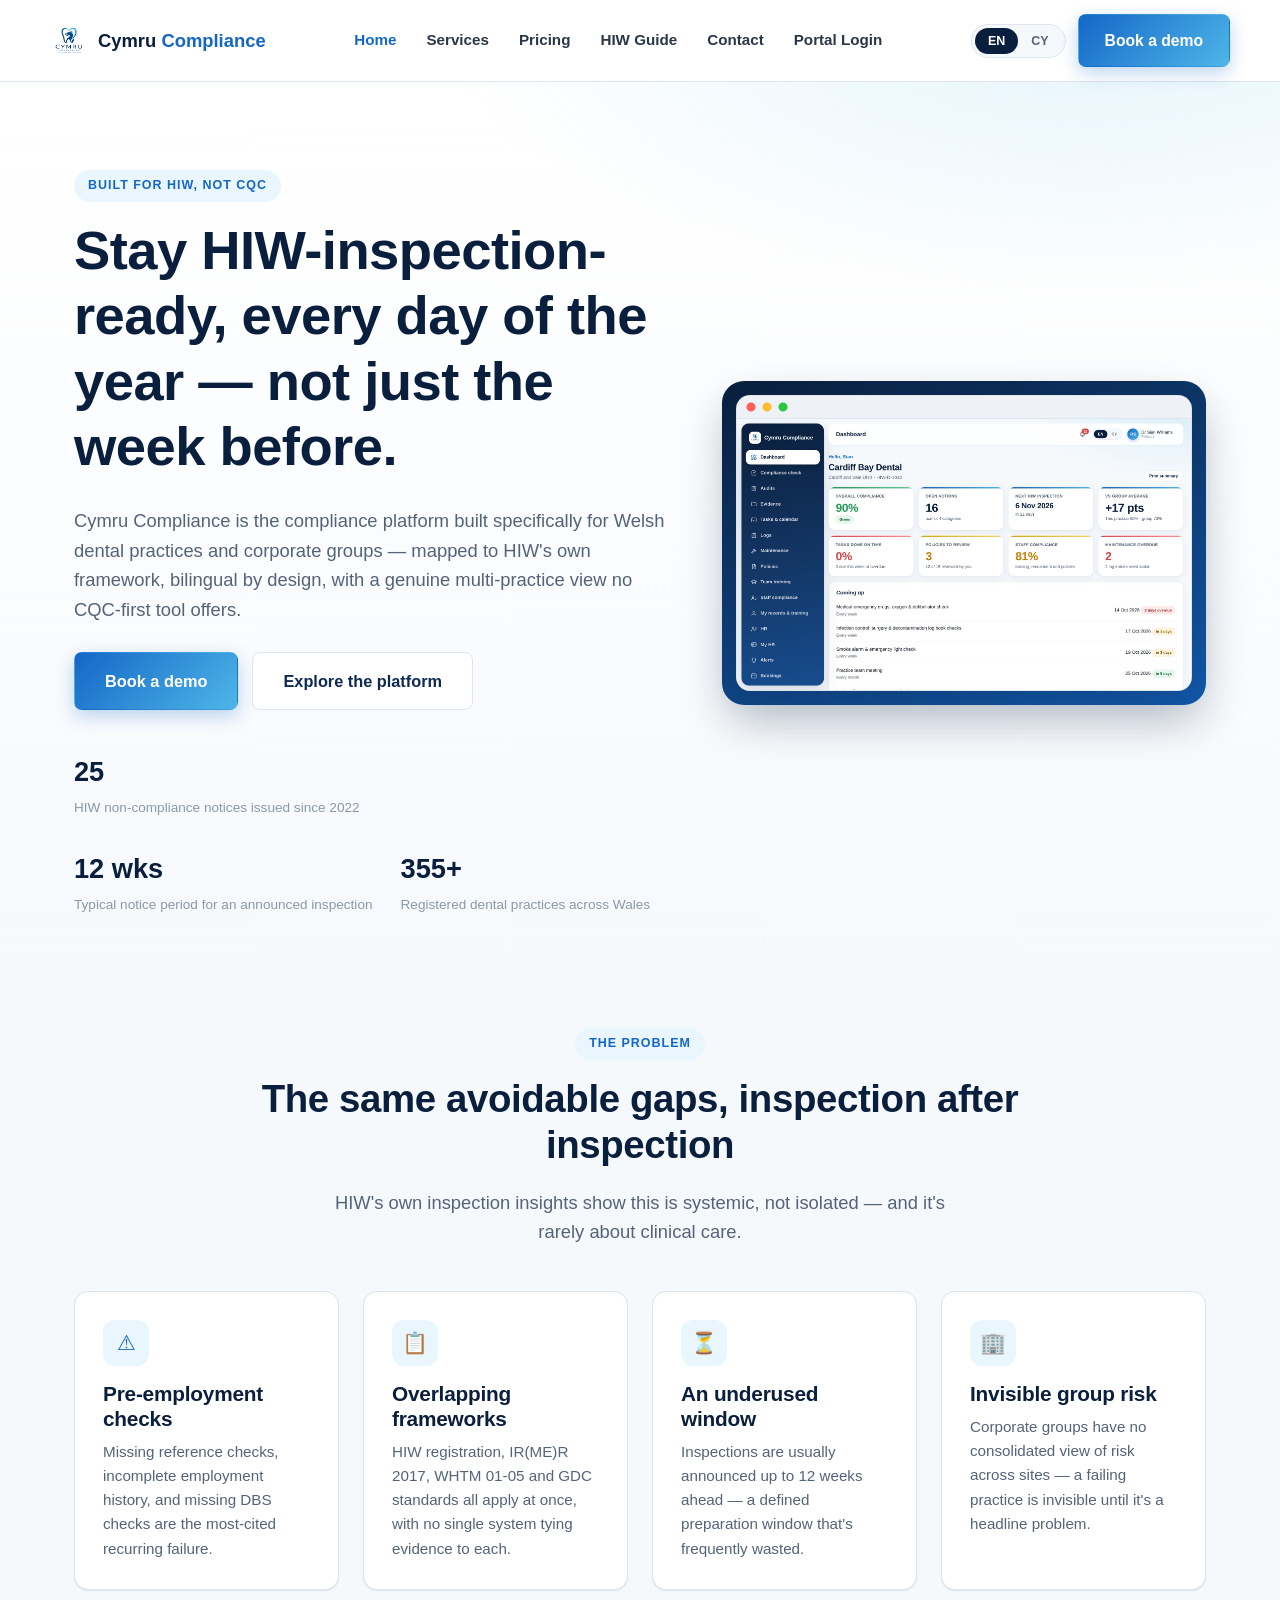
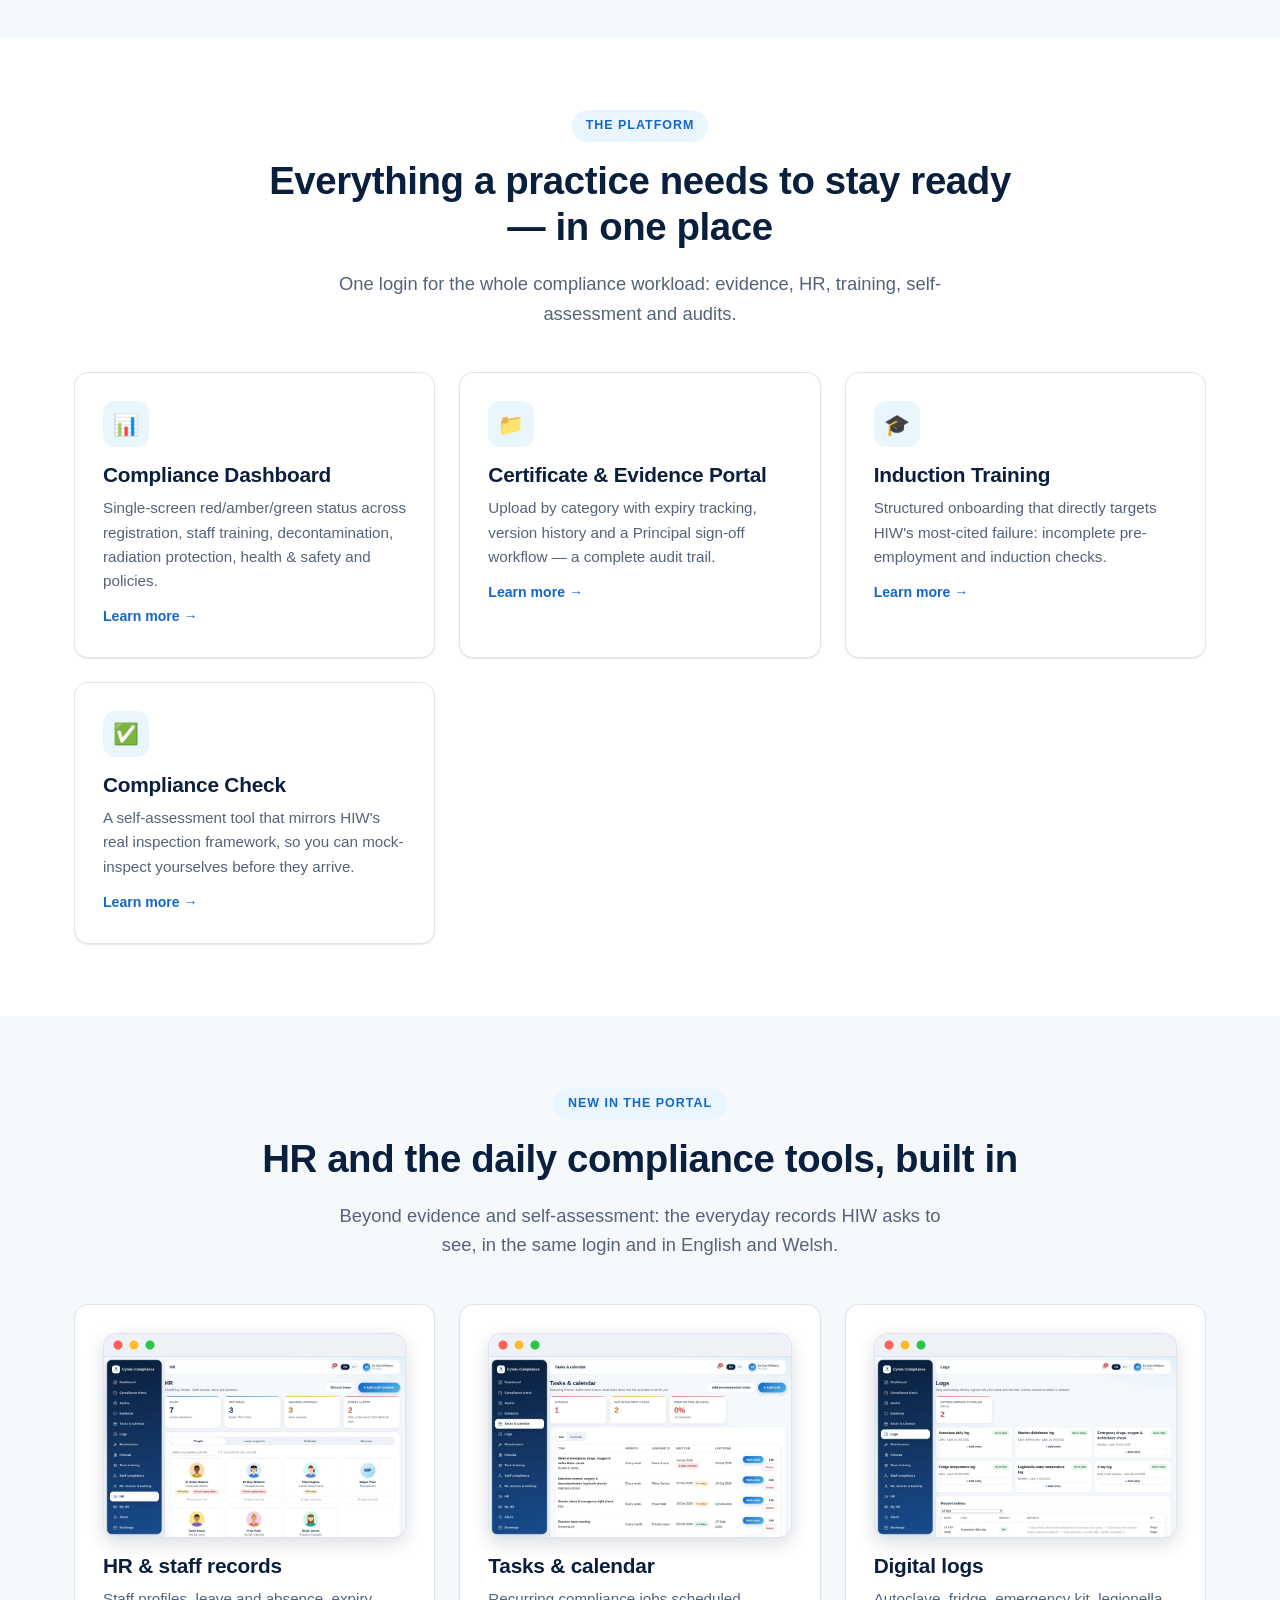
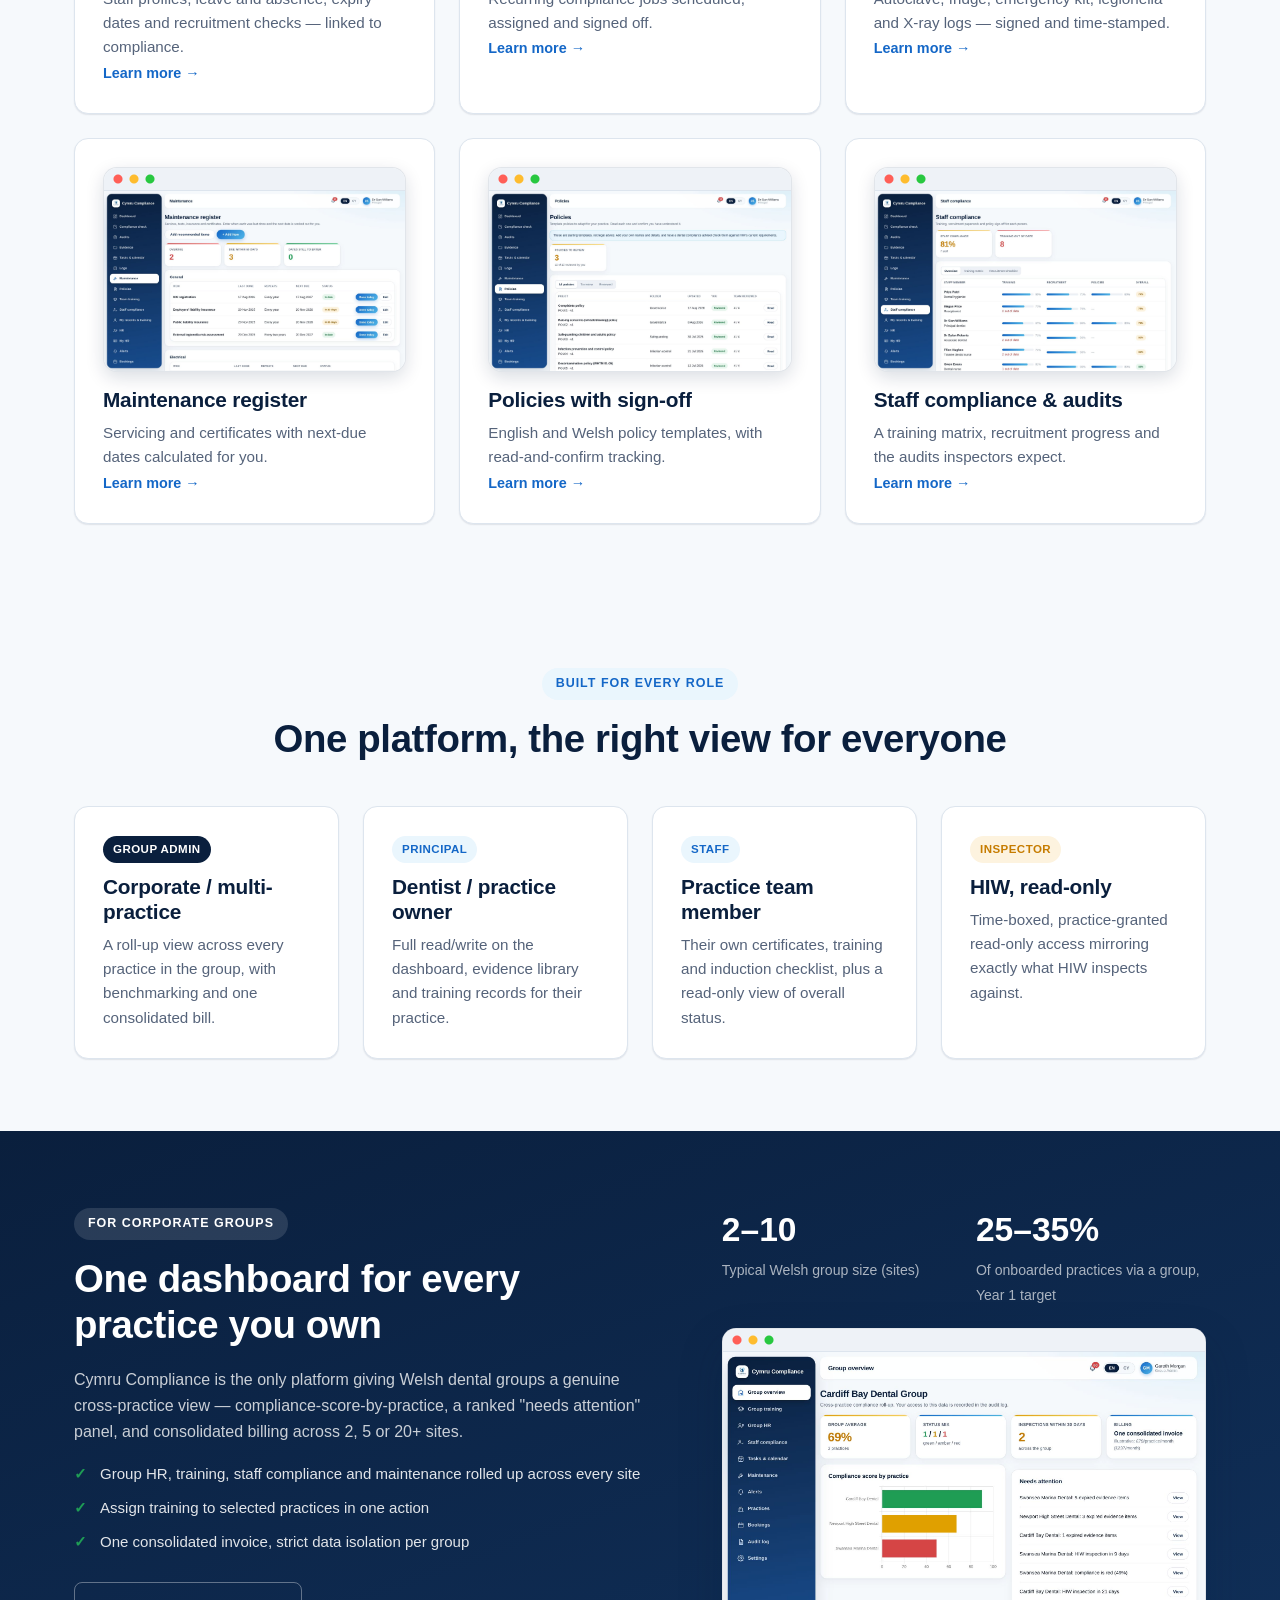
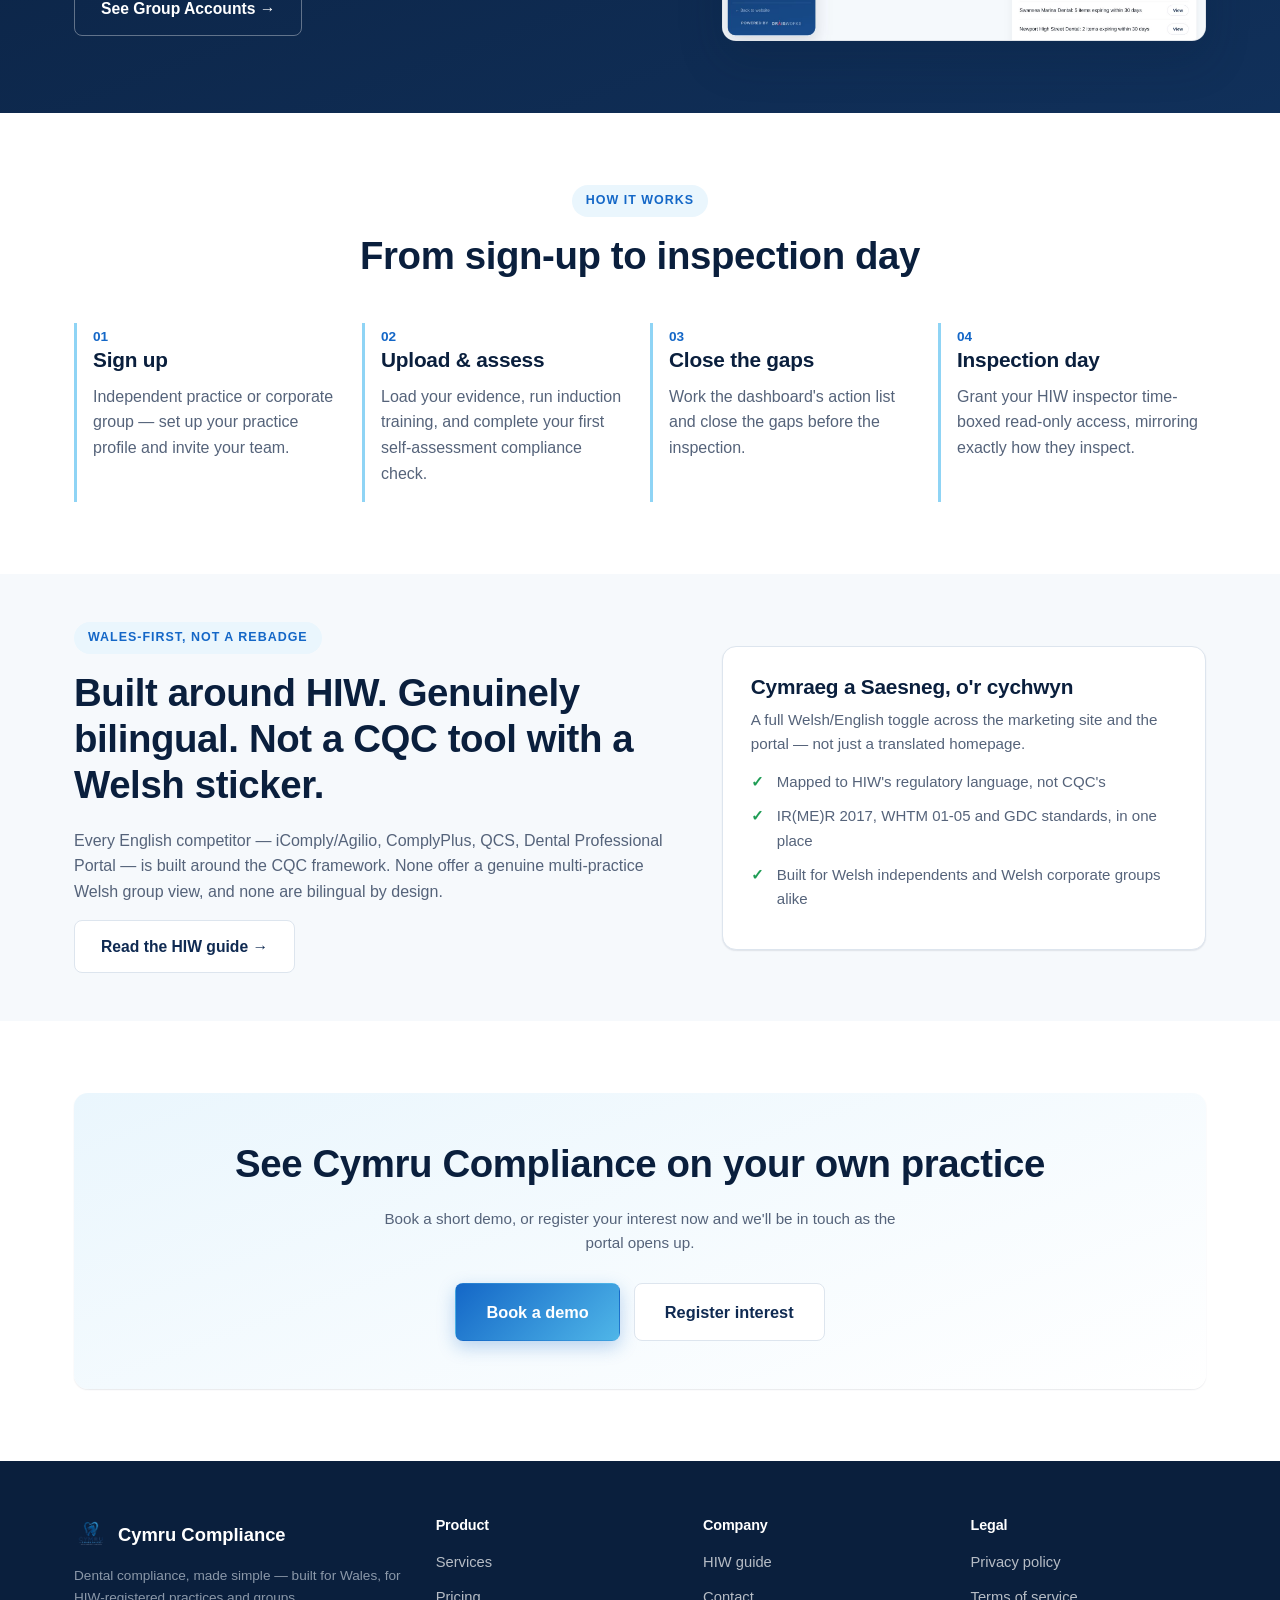
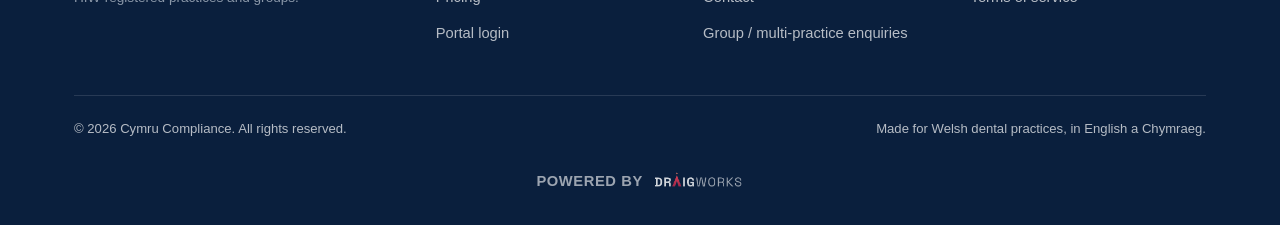
<file: dental-compliance/index.html>
<!doctype html>
<html lang="en">
<head>
<meta charset="UTF-8">
<meta name="viewport" content="width=device-width, initial-scale=1">
<title>Cymru Compliance — HIW inspection-readiness for Welsh dental practices</title>
<meta name="description" content="The compliance platform built for Welsh dental practices and groups — stay HIW-inspection-ready, in English and Welsh.">
<link rel="icon" href="img/favicon-32.png" sizes="32x32">
<link rel="apple-touch-icon" href="img/apple-touch-icon.png">
<link rel="stylesheet" href="css/style.css">
</head>
<body data-page="home">
<a class="skip-link" href="#main">Skip to content</a>

<header class="site-header">
  <div class="container nav">
    <a href="index.html" class="brand"><img src="img/logo-header.png" alt="Cymru Compliance logo" width="38" height="38"><span>Cymru <span class="cy">Compliance</span></span></a>
    <nav class="nav-links" id="nav-links">
      <a href="index.html" data-i18n="nav-home">Home</a>
      <a href="services.html" data-i18n="nav-services">Services</a>
      <a href="pricing.html" data-i18n="nav-pricing">Pricing</a>
      <a href="hiw-guide.html" data-i18n="nav-hiw">HIW Guide</a>
      <a href="contact.html" data-i18n="nav-contact">Contact</a>
      <a href="portal/app.html" data-i18n="nav-portal">Portal Login</a>
    </nav>
    <div class="nav-actions">
      <div class="lang-toggle">
        <button data-lang="en" class="active">EN</button>
        <button data-lang="cy">CY</button>
      </div>
      <a href="contact.html" class="btn btn-primary desktop-only" data-i18n="nav-cta">Book a demo</a>
      <button class="nav-toggle" aria-label="Toggle navigation" aria-expanded="false">
        <span></span><span></span><span></span>
      </button>
    </div>
  </div>
</header>

<main id="main">

  <!-- HERO -->
  <section class="hero">
    <div class="container hero-grid">
      <div>
        <span class="eyebrow" data-i18n="hero-eyebrow">Built for HIW, not CQC</span>
        <h1 data-i18n="hero-title">Stay HIW-inspection-ready, every day of the year — not just the week before.</h1>
        <p class="lede" data-i18n="hero-sub">Cymru Compliance is the compliance platform built specifically for Welsh dental practices and corporate groups — mapped to HIW's own framework, bilingual by design, with a genuine multi-practice view no CQC-first tool offers.</p>
        <div class="hero-actions">
          <a href="contact.html" class="btn btn-primary btn-lg" data-i18n="hero-cta-primary">Book a demo</a>
          <a href="services.html" class="btn btn-secondary btn-lg" data-i18n="hero-cta-secondary">Explore the platform</a>
        </div>
        <div class="hero-stats">
          <div class="hero-stat"><strong>25</strong><span data-i18n="hero-stat-1">HIW non-compliance notices issued since 2022</span></div>
          <div class="hero-stat"><strong>12&nbsp;wks</strong><span data-i18n="hero-stat-2">Typical notice period for an announced inspection</span></div>
          <div class="hero-stat"><strong>355+</strong><span data-i18n="hero-stat-3">Registered dental practices across Wales</span></div>
        </div>
      </div>
      <div class="hero-visual shot-visual">
        <figure class="shot"><img src="img/screens/dashboard.jpg" alt="Cymru Compliance dashboard" width="1800" height="1075"></figure>
      </div>
    </div>
  </section>

  <!-- PROBLEM -->
  <section class="band tight">
    <div class="container">
      <div class="section-head center">
        <span class="eyebrow" data-i18n="problem-eyebrow">The problem</span>
        <h2 data-i18n="problem-title">The same avoidable gaps, inspection after inspection</h2>
        <p class="lede" style="margin:0 auto;" data-i18n="problem-sub">HIW's own inspection insights show this is systemic, not isolated — and it's rarely about clinical care.</p>
      </div>
      <div class="grid grid-4">
        <div class="card">
          <div class="icon">⚠</div>
          <h3 data-i18n="problem-1-title">Pre-employment checks</h3>
          <p data-i18n="problem-1-body">Missing reference checks, incomplete employment history, and missing DBS checks are the most-cited recurring failure.</p>
        </div>
        <div class="card">
          <div class="icon">📋</div>
          <h3 data-i18n="problem-2-title">Overlapping frameworks</h3>
          <p data-i18n="problem-2-body">HIW registration, IR(ME)R 2017, WHTM 01-05 and GDC standards all apply at once, with no single system tying evidence to each.</p>
        </div>
        <div class="card">
          <div class="icon">⏳</div>
          <h3 data-i18n="problem-3-title">An underused window</h3>
          <p data-i18n="problem-3-body">Inspections are usually announced up to 12 weeks ahead — a defined preparation window that's frequently wasted.</p>
        </div>
        <div class="card">
          <div class="icon">🏢</div>
          <h3 data-i18n="problem-4-title">Invisible group risk</h3>
          <p data-i18n="problem-4-body">Corporate groups have no consolidated view of risk across sites — a failing practice is invisible until it's a headline problem.</p>
        </div>
      </div>
    </div>
  </section>

  <!-- SOLUTION / FEATURES -->
  <section id="platform">
    <div class="container">
      <div class="section-head center">
        <span class="eyebrow" data-i18n="features-eyebrow">The platform</span>
        <h2 data-i18n="features-title">Everything a practice needs to stay ready — in one place</h2>
        <p class="lede" style="margin:0 auto;" data-i18n="features-sub">One login for the whole compliance workload: evidence, HR, training, self-assessment and audits.</p>
      </div>
      <div class="grid grid-3">
        <div class="card">
          <div class="icon">📊</div>
          <h3 data-i18n="feat-dashboard-title">Compliance Dashboard</h3>
          <p data-i18n="feat-dashboard-body">Single-screen red/amber/green status across registration, staff training, decontamination, radiation protection, health &amp; safety and policies.</p>
          <a href="services.html#dashboard" class="card-link" data-i18n="feat-learn-more">Learn more →</a>
        </div>
        <div class="card">
          <div class="icon">📁</div>
          <h3 data-i18n="feat-certs-title">Certificate &amp; Evidence Portal</h3>
          <p data-i18n="feat-certs-body">Upload by category with expiry tracking, version history and a Principal sign-off workflow — a complete audit trail.</p>
          <a href="services.html#certificates" class="card-link" data-i18n="feat-learn-more">Learn more →</a>
        </div>
        <div class="card">
          <div class="icon">🎓</div>
          <h3 data-i18n="feat-induction-title">Induction Training</h3>
          <p data-i18n="feat-induction-body">Structured onboarding that directly targets HIW's most-cited failure: incomplete pre-employment and induction checks.</p>
          <a href="services.html#induction" class="card-link" data-i18n="feat-learn-more">Learn more →</a>
        </div>
        <div class="card">
          <div class="icon">✅</div>
          <h3 data-i18n="feat-check-title">Compliance Check</h3>
          <p data-i18n="feat-check-body">A self-assessment tool that mirrors HIW's real inspection framework, so you can mock-inspect yourselves before they arrive.</p>
          <a href="services.html#compliance-check" class="card-link" data-i18n="feat-learn-more">Learn more →</a>
        </div>
        <div class="card later">
          <div class="icon">🧑‍🏫</div>
          <h3 data-i18n="feat-pmtraining-title">Practice Manager Training</h3>
          <p data-i18n="feat-pmtraining-body">A premium, expert-led course for practice managers covering end-to-end HIW inspection readiness.</p>
          <a href="services.html#pm-training" class="card-link" data-i18n="feat-learn-more">Learn more →</a>
        </div>
        <div class="card later">
          <div class="icon">🩺</div>
          <h3 data-i18n="feat-visit-title">Pre-Inspection Visit</h3>
          <p data-i18n="feat-visit-body">A human compliance expert runs a mock inspection ahead of the real one, with a written gap report loaded into your dashboard.</p>
          <a href="services.html#pre-inspection" class="card-link" data-i18n="feat-learn-more">Learn more →</a>
        </div>
      </div>
    </div>
  </section>

  <!-- NEW: DAY-TO-DAY TOOLS -->
  <section class="band">
    <div class="container">
      <div class="section-head center">
        <span class="eyebrow" data-i18n="new-eyebrow">New in the portal</span>
        <h2 data-i18n="new-title">HR and the daily compliance tools, built in</h2>
        <p class="lede" style="margin:0 auto;" data-i18n="new-sub">Beyond evidence and self-assessment: the everyday records HIW asks to see, in the same login and in English and Welsh.</p>
      </div>
      <div class="grid grid-3">
        <a class="card feature-card" href="services.html#hr">
          <figure class="shot"><img src="img/screens/hr.jpg" alt="HR &amp; staff records" loading="lazy" width="1800" height="1075"></figure>
          <h3 data-i18n="new-hr-title">HR &amp; staff records</h3>
          <p data-i18n="new-hr-body">Staff profiles, leave and absence, expiry dates and recruitment checks — linked to compliance.</p>
          <span class="card-link" data-i18n="feat-learn-more">Learn more →</span>
        </a>
        <a class="card feature-card" href="services.html#tasks">
          <figure class="shot"><img src="img/screens/tasks.jpg" alt="Tasks &amp; calendar" loading="lazy" width="1800" height="1075"></figure>
          <h3 data-i18n="new-tasks-title">Tasks &amp; calendar</h3>
          <p data-i18n="new-tasks-body">Recurring compliance jobs scheduled, assigned and signed off.</p>
          <span class="card-link" data-i18n="feat-learn-more">Learn more →</span>
        </a>
        <a class="card feature-card" href="services.html#logs">
          <figure class="shot"><img src="img/screens/logs.jpg" alt="Digital logs" loading="lazy" width="1800" height="1075"></figure>
          <h3 data-i18n="new-logs-title">Digital logs</h3>
          <p data-i18n="new-logs-body">Autoclave, fridge, emergency kit, legionella and X-ray logs — signed and time-stamped.</p>
          <span class="card-link" data-i18n="feat-learn-more">Learn more →</span>
        </a>
        <a class="card feature-card" href="services.html#maintenance">
          <figure class="shot"><img src="img/screens/maintenance.jpg" alt="Maintenance register" loading="lazy" width="1800" height="1075"></figure>
          <h3 data-i18n="new-maintenance-title">Maintenance register</h3>
          <p data-i18n="new-maintenance-body">Servicing and certificates with next-due dates calculated for you.</p>
          <span class="card-link" data-i18n="feat-learn-more">Learn more →</span>
        </a>
        <a class="card feature-card" href="services.html#policies">
          <figure class="shot"><img src="img/screens/policies.jpg" alt="Policies with sign-off" loading="lazy" width="1800" height="1075"></figure>
          <h3 data-i18n="new-policies-title">Policies with sign-off</h3>
          <p data-i18n="new-policies-body">English and Welsh policy templates, with read-and-confirm tracking.</p>
          <span class="card-link" data-i18n="feat-learn-more">Learn more →</span>
        </a>
        <a class="card feature-card" href="services.html#staff-compliance">
          <figure class="shot"><img src="img/screens/staff-compliance.jpg" alt="Staff compliance &amp; audits" loading="lazy" width="1800" height="1075"></figure>
          <h3 data-i18n="new-staff-compliance-title">Staff compliance &amp; audits</h3>
          <p data-i18n="new-staff-compliance-body">A training matrix, recruitment progress and the audits inspectors expect.</p>
          <span class="card-link" data-i18n="feat-learn-more">Learn more →</span>
        </a>
      </div>
    </div>
  </section>

  <!-- ACCESS TIERS -->
  <section class="band">
    <div class="container">
      <div class="section-head center">
        <span class="eyebrow" data-i18n="tiers-eyebrow">Built for every role</span>
        <h2 data-i18n="tiers-title">One platform, the right view for everyone</h2>
      </div>
      <div class="grid grid-4">
        <div class="card">
          <span class="tag navy" data-i18n="tier-groupadmin-tag">Group Admin</span>
          <h3 style="margin-top:12px;" data-i18n="tier-groupadmin-title">Corporate / multi-practice</h3>
          <p data-i18n="tier-groupadmin-body">A roll-up view across every practice in the group, with benchmarking and one consolidated bill.</p>
        </div>
        <div class="card">
          <span class="tag" data-i18n="tier-principal-tag">Principal</span>
          <h3 style="margin-top:12px;" data-i18n="tier-principal-title">Dentist / practice owner</h3>
          <p data-i18n="tier-principal-body">Full read/write on the dashboard, evidence library and training records for their practice.</p>
        </div>
        <div class="card">
          <span class="tag" data-i18n="tier-staff-tag">Staff</span>
          <h3 style="margin-top:12px;" data-i18n="tier-staff-title">Practice team member</h3>
          <p data-i18n="tier-staff-body">Their own certificates, training and induction checklist, plus a read-only view of overall status.</p>
        </div>
        <div class="card">
          <span class="tag amber" data-i18n="tier-inspector-tag">Inspector</span>
          <h3 style="margin-top:12px;" data-i18n="tier-inspector-title">HIW, read-only</h3>
          <p data-i18n="tier-inspector-body">Time-boxed, practice-granted read-only access mirroring exactly what HIW inspects against.</p>
        </div>
      </div>
    </div>
  </section>

  <!-- GROUPS CALLOUT -->
  <section class="band-navy">
    <div class="container">
      <div class="hero-grid">
        <div>
          <span class="eyebrow" style="background:rgba(255,255,255,0.12);color:#fff;" data-i18n="groups-eyebrow">For corporate groups</span>
          <h2 data-i18n="groups-title">One dashboard for every practice you own</h2>
          <p data-i18n="groups-body">Cymru Compliance is the only platform giving Welsh dental groups a genuine cross-practice view — compliance-score-by-practice, a ranked "needs attention" panel, and consolidated billing across 2, 5 or 20+ sites.</p>
          <ul class="card-list light" style="margin:18px 0;">
            <li data-i18n="groups-li-1">Group HR, training, staff compliance and maintenance rolled up across every site</li>
            <li data-i18n="groups-li-2">Assign training to selected practices in one action</li>
            <li data-i18n="groups-li-3">One consolidated invoice, strict data isolation per group</li>
          </ul>
          <div class="hero-actions">
            <a href="services.html#groups" class="btn btn-ghost" data-i18n="groups-cta">See Group Accounts →</a>
          </div>
        </div>
        <div>
          <div class="stat-strip">
            <div><strong>2–10</strong><span data-i18n="groups-stat-1">Typical Welsh group size (sites)</span></div>
            <div><strong>25–35%</strong><span data-i18n="groups-stat-2">Of onboarded practices via a group, Year 1 target</span></div>
          </div>
          <figure class="shot" style="margin-top:20px;"><img src="img/screens/group.jpg" alt="Group overview dashboard" loading="lazy" width="1800" height="1075"></figure>
        </div>
      </div>
    </div>
  </section>

  <!-- JOURNEY -->
  <section>
    <div class="container">
      <div class="section-head center">
        <span class="eyebrow" data-i18n="journey-eyebrow">How it works</span>
        <h2 data-i18n="journey-title">From sign-up to inspection day</h2>
      </div>
      <div class="steps">
        <div class="step">
          <span class="num">01</span>
          <h3 data-i18n="journey-1-title">Sign up</h3>
          <p data-i18n="journey-1-body">Independent practice or corporate group — set up your practice profile and invite your team.</p>
        </div>
        <div class="step">
          <span class="num">02</span>
          <h3 data-i18n="journey-2-title">Upload &amp; assess</h3>
          <p data-i18n="journey-2-body">Load your evidence, run induction training, and complete your first self-assessment compliance check.</p>
        </div>
        <div class="step">
          <span class="num">03</span>
          <h3 data-i18n="journey-3-title">Close the gaps</h3>
          <p data-i18n="journey-3-body">Work the dashboard's action list and close the gaps before the inspection.</p>
        </div>
        <div class="step">
          <span class="num">04</span>
          <h3 data-i18n="journey-4-title">Inspection day</h3>
          <p data-i18n="journey-4-body">Grant your HIW inspector time-boxed read-only access, mirroring exactly how they inspect.</p>
        </div>
      </div>
    </div>
  </section>

  <!-- WHY WALES -->
  <section class="band tight">
    <div class="container hero-grid">
      <div>
        <span class="eyebrow" data-i18n="wales-eyebrow">Wales-first, not a rebadge</span>
        <h2 data-i18n="wales-title">Built around HIW. Genuinely bilingual. Not a CQC tool with a Welsh sticker.</h2>
        <p data-i18n="wales-body">Every English competitor — iComply/Agilio, ComplyPlus, QCS, Dental Professional Portal — is built around the CQC framework. None offer a genuine multi-practice Welsh group view, and none are bilingual by design.</p>
        <a href="hiw-guide.html" class="btn btn-secondary" data-i18n="wales-cta">Read the HIW guide →</a>
      </div>
      <div class="card">
        <h3 data-i18n="wales-card-title">Cymraeg a Saesneg, o'r cychwyn</h3>
        <p data-i18n="wales-card-body">A full Welsh/English toggle across the marketing site and the portal — not just a translated homepage.</p>
        <ul class="card-list">
          <li data-i18n="wales-li-1">Mapped to HIW's regulatory language, not CQC's</li>
          <li data-i18n="wales-li-2">IR(ME)R 2017, WHTM 01-05 and GDC standards, in one place</li>
          <li data-i18n="wales-li-3">Built for Welsh independents and Welsh corporate groups alike</li>
        </ul>
      </div>
    </div>
  </section>

  <!-- CTA -->
  <section>
    <div class="container">
      <div class="card" style="padding:48px;text-align:center;background:linear-gradient(160deg,var(--sky-100),var(--white));border:none;">
        <h2 data-i18n="cta-title">See Cymru Compliance on your own practice</h2>
        <p class="lede" style="margin:0 auto 24px;" data-i18n="cta-body">Book a short demo, or register your interest now and we'll be in touch as the portal opens up.</p>
        <div class="hero-actions" style="justify-content:center;">
          <a href="contact.html" class="btn btn-primary btn-lg" data-i18n="cta-primary">Book a demo</a>
          <a href="contact.html#interest" class="btn btn-secondary btn-lg" data-i18n="cta-secondary">Register interest</a>
        </div>
      </div>
    </div>
  </section>

</main>

<footer class="site-footer">
  <div class="container">
    <div class="footer-grid">
      <div>
        <div class="brand"><img src="img/logo-header.png" alt="Cymru Compliance logo" style="width:34px;height:34px;"><span>Cymru Compliance</span></div>
        <p class="small" data-i18n="footer-tagline" style="margin-top:14px;">Dental compliance, made simple — built for Wales, for HIW-registered practices and groups.</p>
      </div>
      <div>
        <h4 data-i18n="footer-product">Product</h4>
        <ul>
          <li><a href="services.html" data-i18n="footer-services">Services</a></li>
          <li><a href="pricing.html" data-i18n="footer-pricing">Pricing</a></li>
          <li><a href="portal/app.html" data-i18n="footer-portal">Portal login</a></li>
        </ul>
      </div>
      <div>
        <h4 data-i18n="footer-company">Company</h4>
        <ul>
          <li><a href="hiw-guide.html" data-i18n="footer-hiw">HIW guide</a></li>
          <li><a href="contact.html" data-i18n="footer-contact">Contact</a></li>
          <li><a href="contact.html#group" data-i18n="footer-group">Group / multi-practice enquiries</a></li>
        </ul>
      </div>
      <div>
        <h4 data-i18n="footer-legal">Legal</h4>
        <ul>
          <li><a href="#" data-i18n="footer-privacy">Privacy policy</a></li>
          <li><a href="#" data-i18n="footer-terms">Terms of service</a></li>
        </ul>
      </div>
    </div>
    <div class="footer-bottom">
      <span>&copy; <span data-year></span> Cymru Compliance. <span data-i18n="footer-rights">All rights reserved.</span></span>
      <span data-i18n="footer-madefor">Made for Welsh dental practices, in English a Chymraeg.</span>
    </div>
  </div>
</footer>

<script src="js/site-config.js"></script>
<script src="js/translations.js"></script>
<script src="js/main.js"></script>
</body>
</html>
</file>
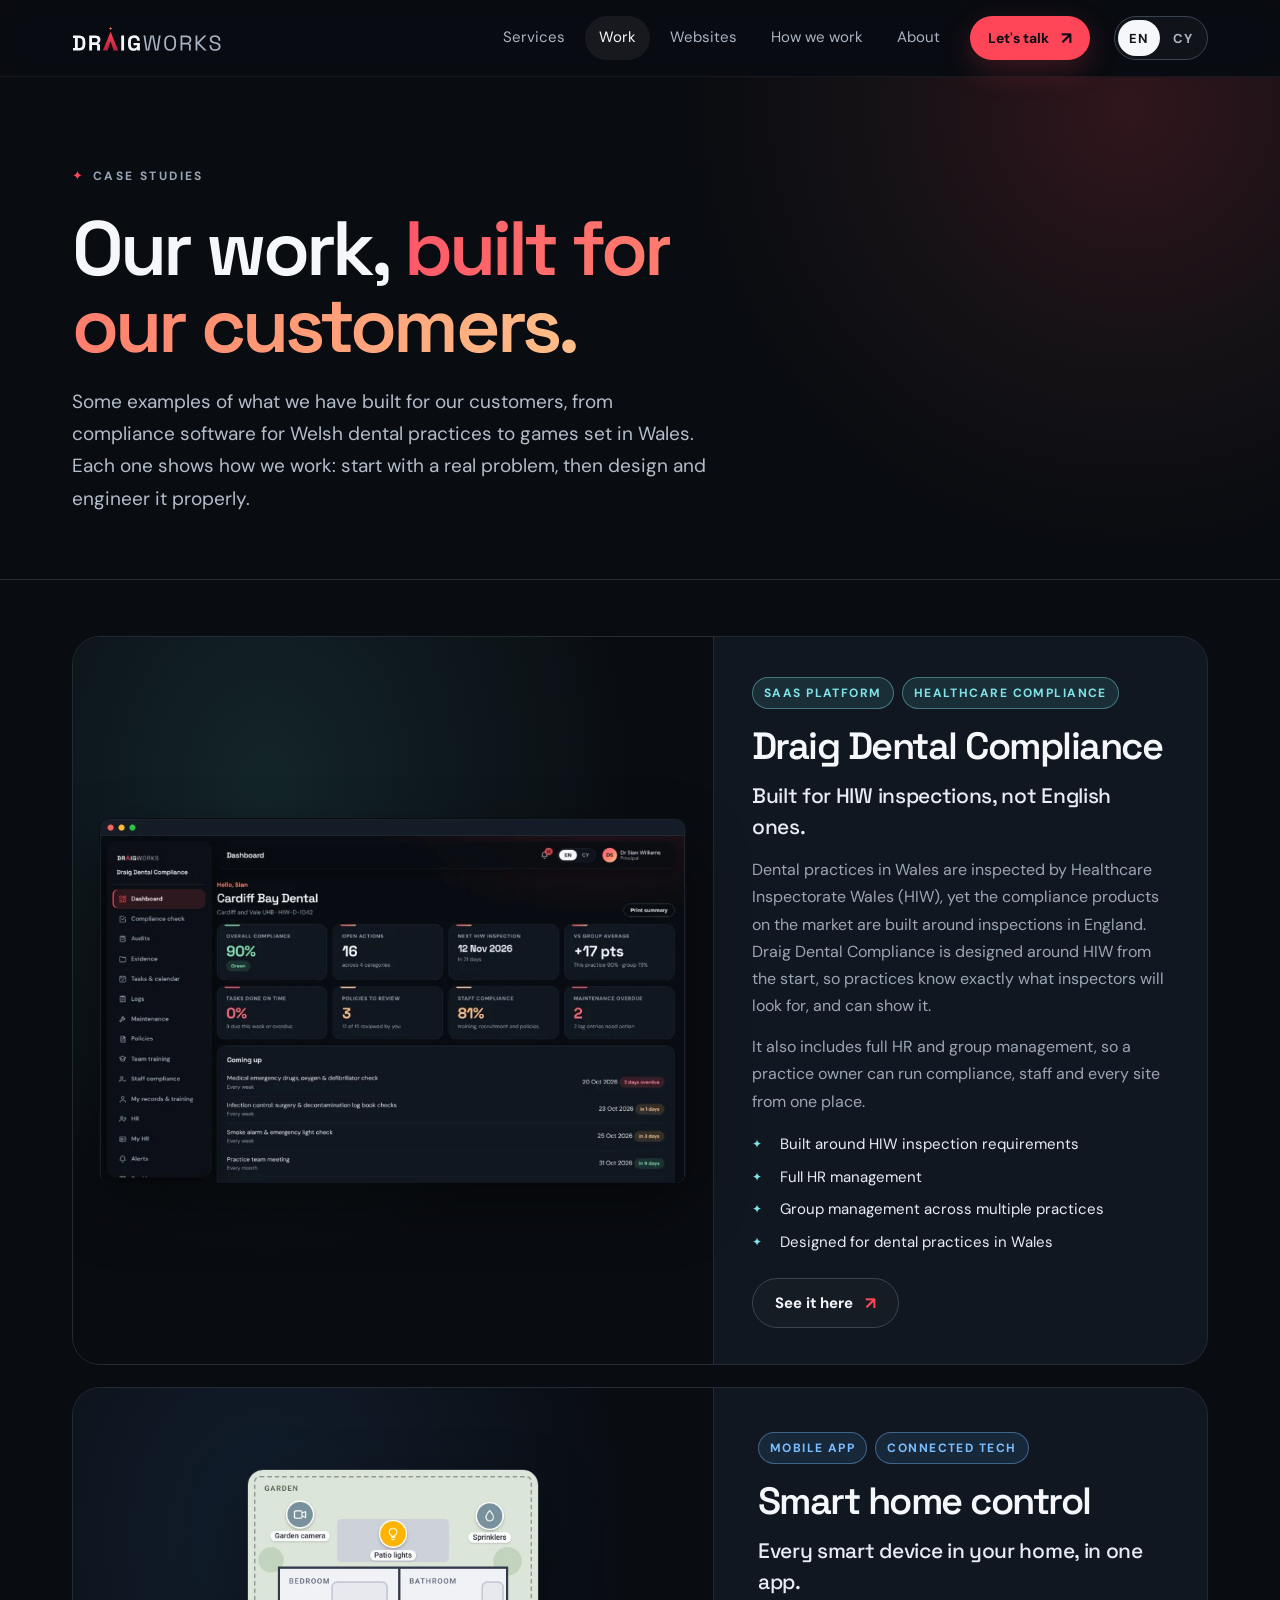
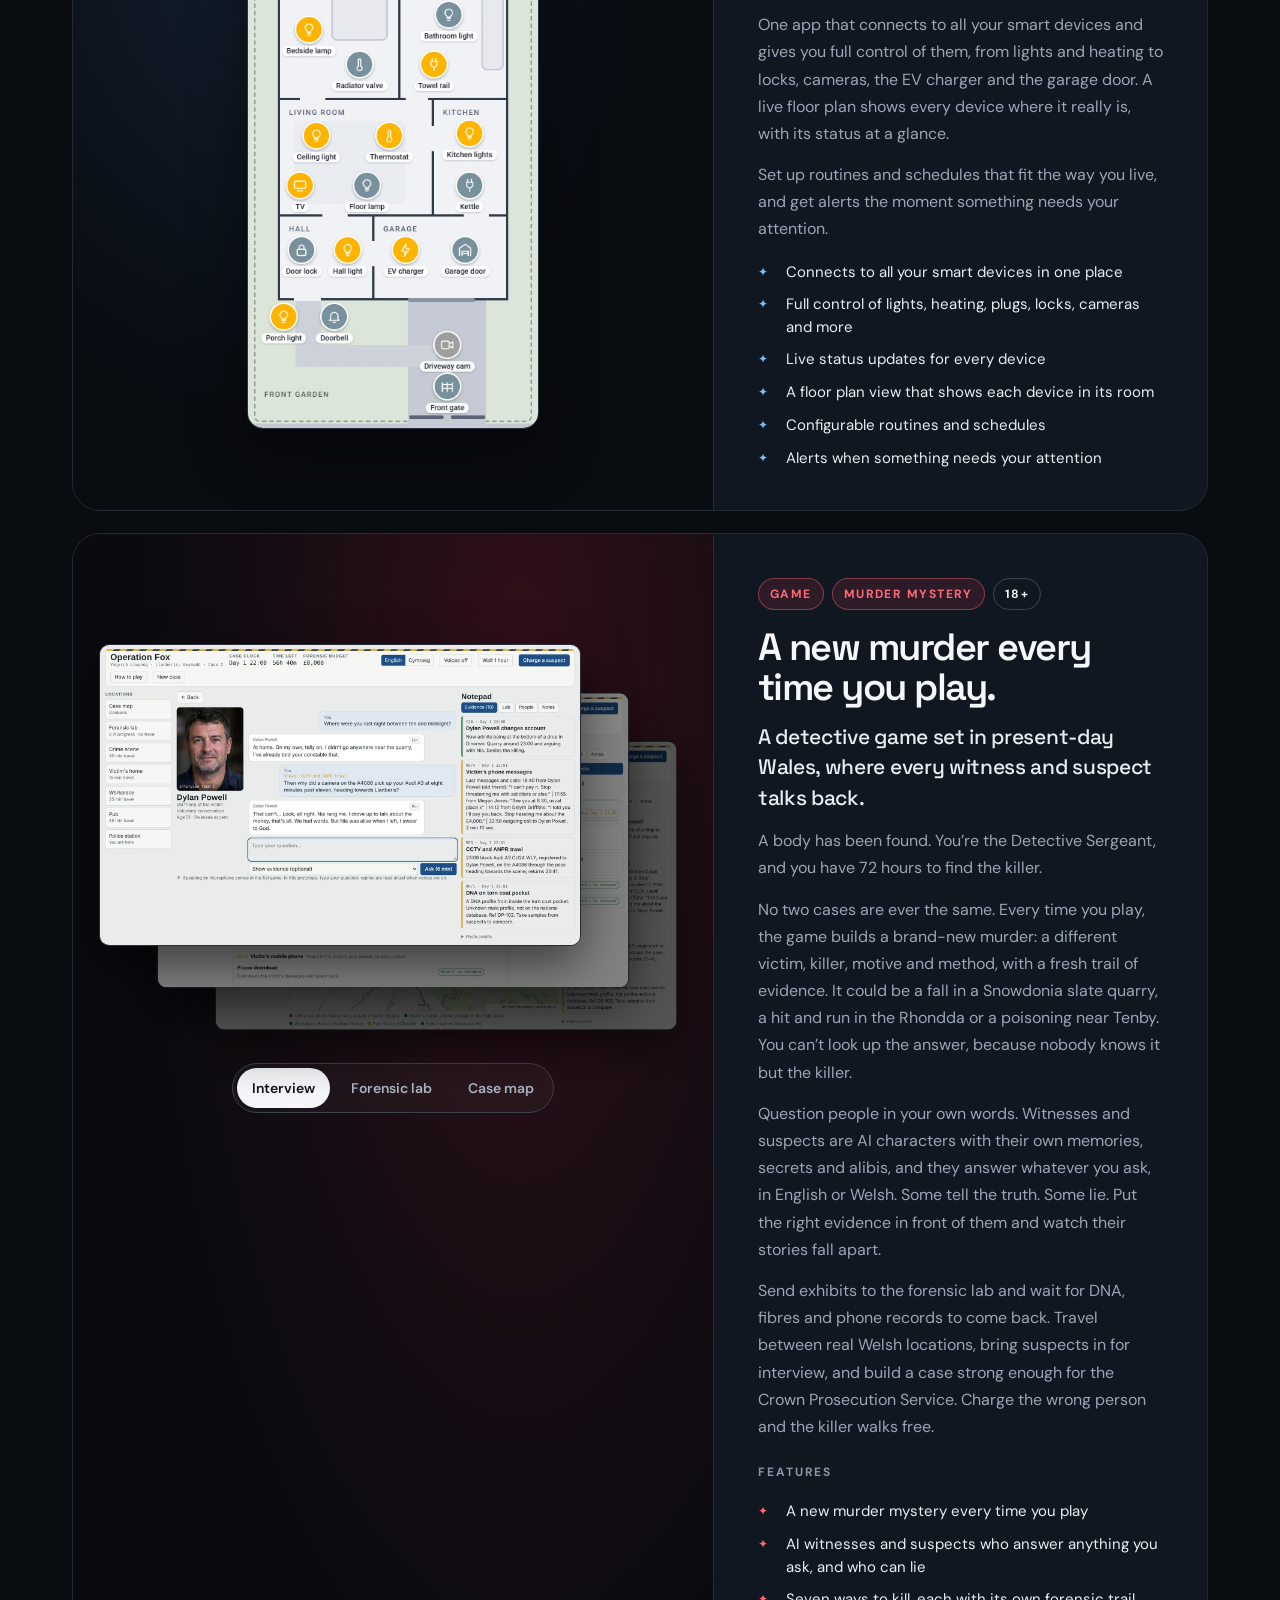
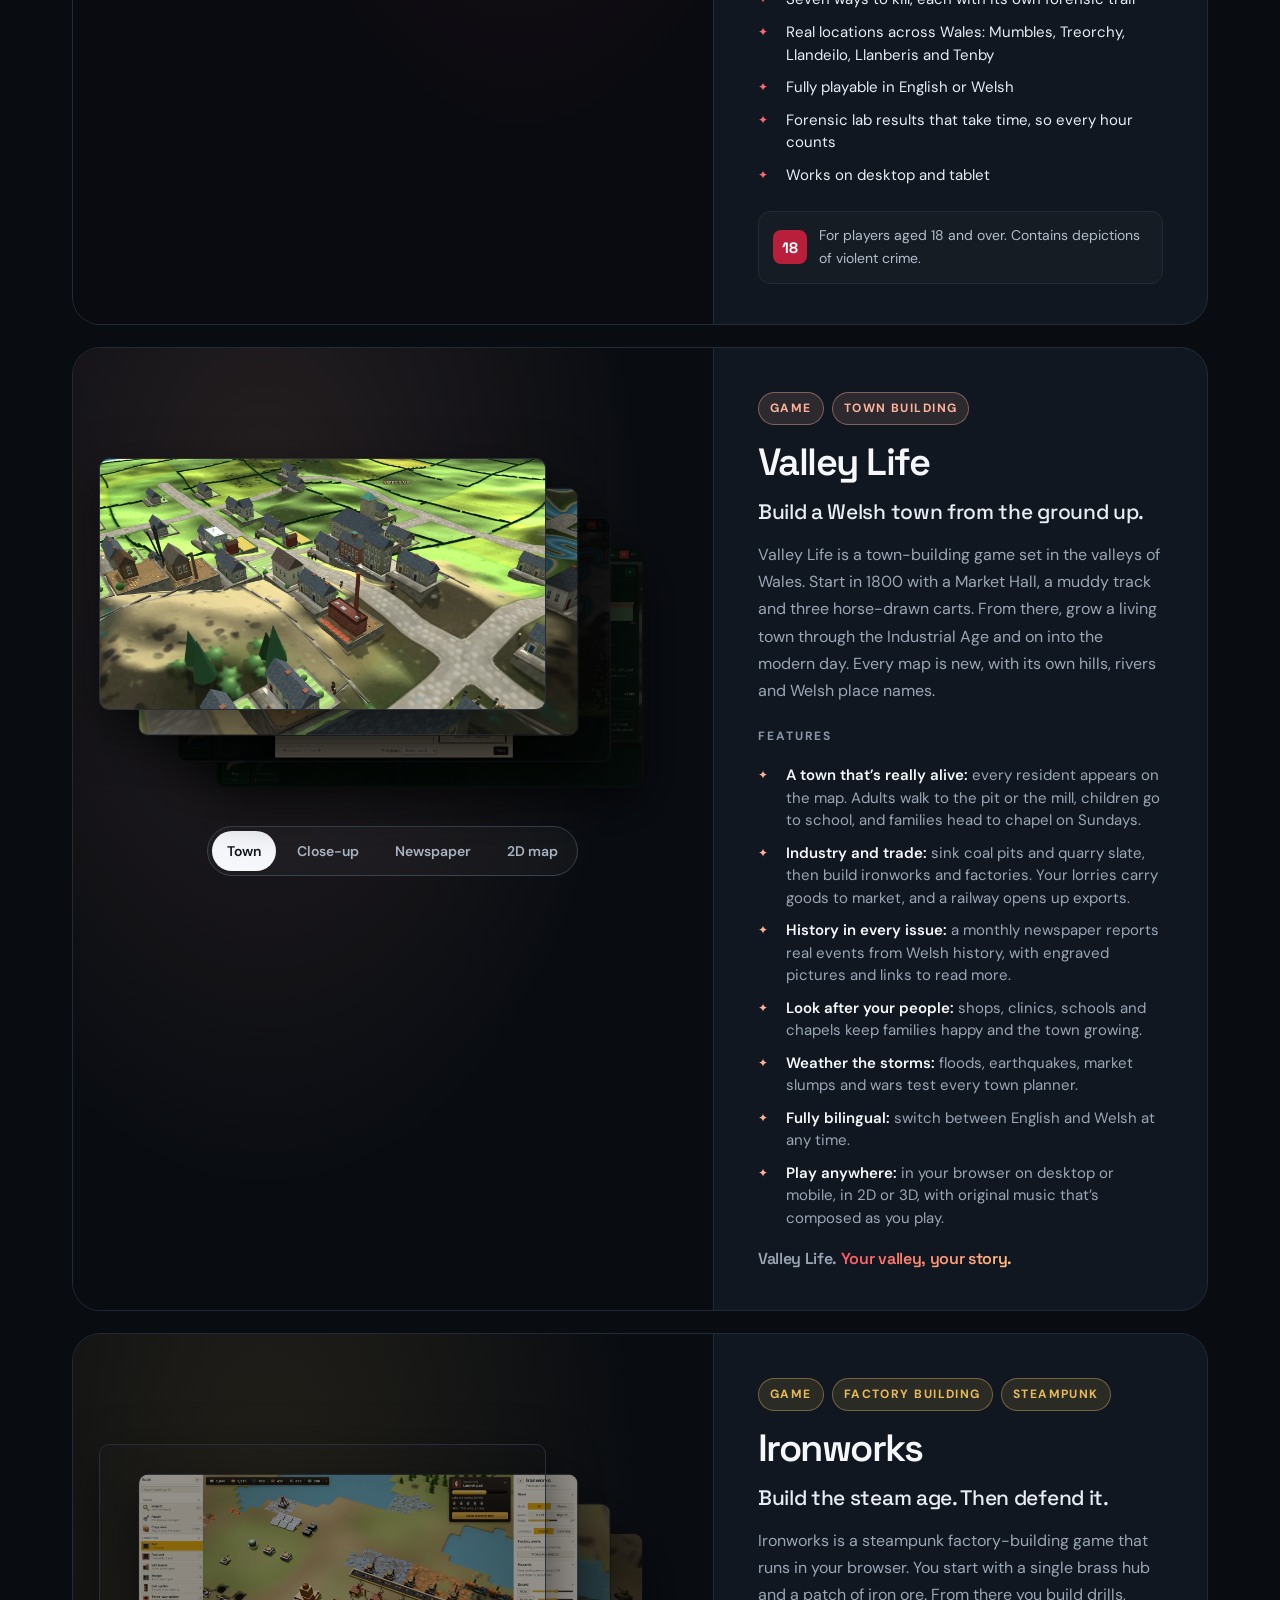
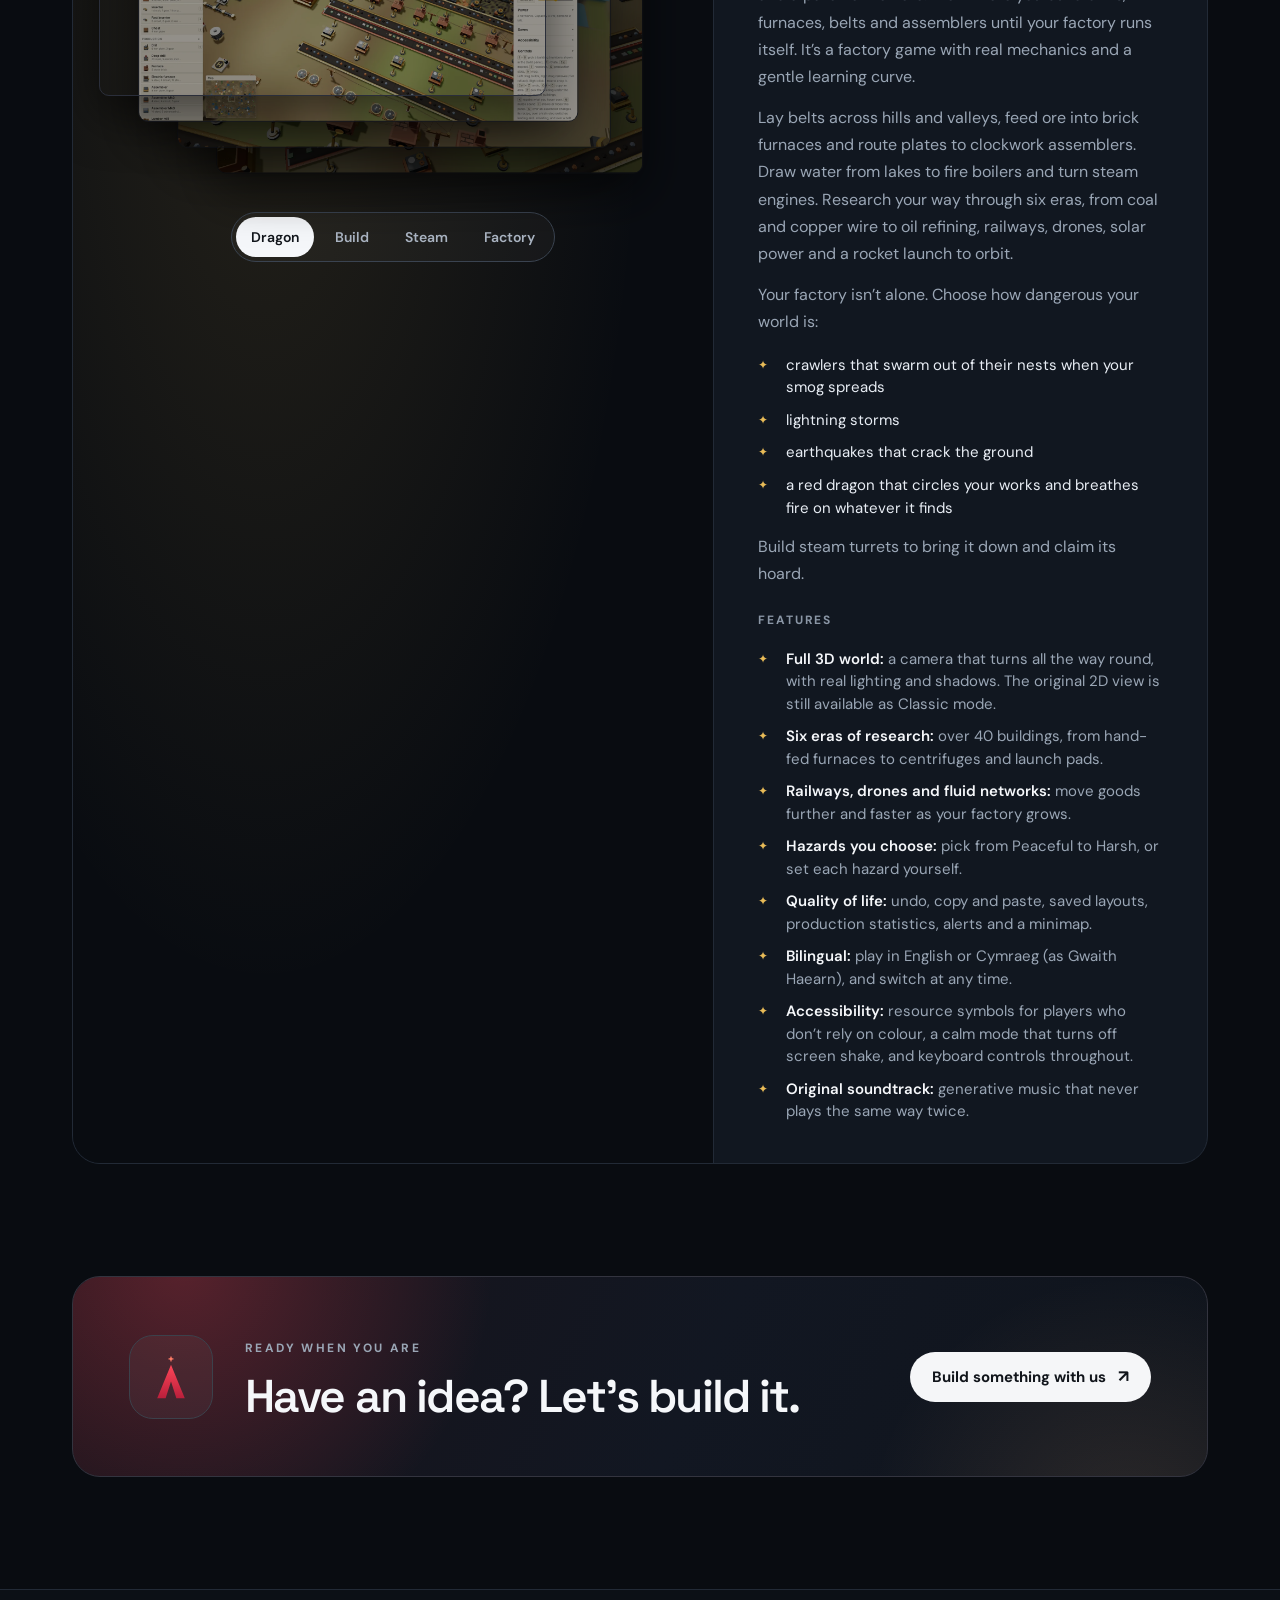
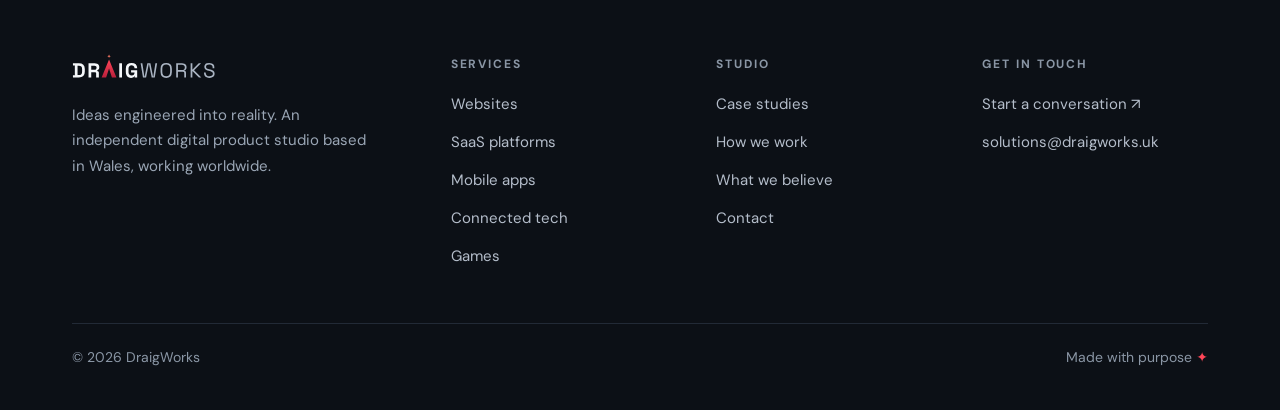
<file: work/index.html>
<!doctype html>
<html lang="en-GB">
<head>
<meta charset="utf-8">
<meta name="viewport" content="width=device-width, initial-scale=1, viewport-fit=cover">
<title>Case Studies | DraigWorks, Wales</title>
<meta name="description" content="Examples of what DraigWorks has built for customers: Draig Dental Compliance, a smart home app, an AI detective game, Valley Life and Ironworks.">
<link rel="canonical" href="https://draigworks.uk/work/">
<meta name="robots" content="index, follow">
<meta name="theme-color" content="#090c11">
<link rel="icon" href="/favicon.ico" sizes="48x48">
<link rel="icon" type="image/svg+xml" href="/favicon.svg">
<link rel="apple-touch-icon" href="/apple-touch-icon.png">
<script type="application/ld+json">
{
 "@context": "https://schema.org",
 "@graph": [
  {
   "@type": "ProfessionalService",
   "@id": "https://draigworks.uk/#business",
   "name": "DraigWorks",
   "url": "https://draigworks.uk/",
   "logo": "https://draigworks.uk/icon-512.png",
   "slogan": "Ideas engineered into reality.",
   "description": "Independent digital product studio based in Wales, building websites, landing pages, SaaS platforms, mobile apps, connected tech and games for clients worldwide.",
   "email": "solutions@draigworks.uk",
   "address": {
    "@type": "PostalAddress",
    "addressRegion": "Wales",
    "addressCountry": "GB"
   },
   "areaServed": [
    {
     "@type": "Country",
     "name": "United Kingdom"
    },
    {
     "@type": "Place",
     "name": "Worldwide"
    }
   ],
   "knowsAbout": [
    "Website design",
    "Landing pages",
    "SaaS development",
    "Mobile app development",
    "IoT and connected devices",
    "Game development",
    "Product discovery"
   ],
   "hasOfferCatalog": {
    "@type": "OfferCatalog",
    "name": "Website packages",
    "itemListElement": [
     {
      "@type": "Offer",
      "name": "Landing page",
      "description": "Single scrolling page, up to six sections, with copy, a contact or sign-up form, analytics and search basics.",
      "price": "450",
      "priceCurrency": "GBP",
      "url": "https://draigworks.uk/#websites"
     },
     {
      "@type": "Offer",
      "name": "Business website",
      "description": "Up to eight pages designed as one system, search-ready structure, page speed tuning, training and handover.",
      "price": "950",
      "priceCurrency": "GBP",
      "url": "https://draigworks.uk/#websites"
     },
     {
      "@type": "Offer",
      "name": "Web platform",
      "description": "Custom web platform with bookings, accounts, payments or integrations, quoted after discovery.",
      "url": "https://draigworks.uk/#websites"
     }
    ]
   }
  },
  {
   "@type": "WebSite",
   "@id": "https://draigworks.uk/#website",
   "url": "https://draigworks.uk/",
   "name": "DraigWorks",
   "inLanguage": "en-GB",
   "publisher": {
    "@id": "https://draigworks.uk/#business"
   }
  },
  {
   "@type": "CollectionPage",
   "@id": "https://draigworks.uk/work/",
   "url": "https://draigworks.uk/work/",
   "name": "Case studies",
   "inLanguage": "en-GB",
   "isPartOf": {
    "@id": "https://draigworks.uk/#website"
   },
   "about": {
    "@id": "https://draigworks.uk/#business"
   },
   "hasPart": [
    {
     "@type": "SoftwareApplication",
     "name": "Draig Dental Compliance",
     "applicationCategory": "BusinessApplication",
     "url": "https://draigworks.uk/dental-compliance/dw/"
    },
    {
     "@type": "SoftwareApplication",
     "name": "Smart home control",
     "applicationCategory": "LifestyleApplication"
    },
    {
     "@type": "VideoGame",
     "name": "A new murder every time you play",
     "genre": "Detective"
    },
    {
     "@type": "VideoGame",
     "name": "Valley Life",
     "genre": "Town building"
    },
    {
     "@type": "VideoGame",
     "name": "Ironworks",
     "alternateName": "Gwaith Haearn",
     "genre": "Factory building"
    }
   ]
  }
 ]
}
</script>
<link rel="preconnect" href="https://fonts.googleapis.com">
<link rel="preconnect" href="https://fonts.gstatic.com" crossorigin>
<link rel="stylesheet" href="https://fonts.googleapis.com/css2?family=DM+Sans:opsz,wght@9..40,400;9..40,500;9..40,600;9..40,700&family=Space+Grotesk:wght@400;500;600;700&display=swap">
<style>
/* Layout: one dark studio column (1200px). Decoration is light, not lines: warm red/ember glows and layered product mock-ups. Brand is Night-only by design. */
:root{
  color-scheme:dark;
  --bg:#090c11;--bg-2:#0c1016;--band:#0d1117;--panel:#10151d;--card:#111720;--card-hi:#151c27;--field:#0b1016;
  --line:#222a36;--line-soft:rgba(255,255,255,.06);--line-field:#4a5565;--line-cta:#3a4350;--line-hover:#566173;
  --text:#f5f7fa;--text-lead:#e8edf4;--text-soft:#b4bdca;--nav:#aab4c2;--muted:#9aa6b5;--subtle:#8a96a5;--placeholder:#7d8a9b;
  --red:#ff4658;--red-hover:#ff5f6e;--red-focus:#ff6473;--red-soft:#ff6976;--red2:#ff7b66;--red-deep:#b91f3b;
  --grad-1:#ff5668;--grad-2:#ff8c70;--grad-3:#ffbf88;
  --blue:#79bfff;--purple:#c6a0ff;--green:#83e0b1;--ember:#ffb29b;
  --tint-red:rgba(255,70,88,.12);--tint-blue:rgba(85,163,255,.12);--tint-purple:rgba(167,117,255,.12);--tint-green:rgba(88,210,150,.12);--tint-ember:rgba(255,178,155,.12);
  --light:#f5f6f8;--on-light:#11151b;--on-red:#0a0d12;
  --font-display:"Space Grotesk",ui-sans-serif,system-ui,sans-serif;
  --font-sans:"DM Sans",ui-sans-serif,system-ui,-apple-system,"Segoe UI",sans-serif;
  --max:1200px;--gutter:32px;--header:76px;
  --r-sm:8px;--r-md:14px;--r-lg:20px;--r-xl:28px;
  --shadow-cta:0 10px 30px rgba(255,70,88,.22);--shadow-lift:0 24px 60px rgba(0,0,0,.45);
  --ease:cubic-bezier(.2,.7,.2,1);
}
*,*::before,*::after{box-sizing:border-box}
[hidden]{display:none!important}
html{scroll-behavior:smooth;scroll-padding-top:calc(var(--header) + 16px)}
body{margin:0;background:var(--bg);color:var(--text);font-family:var(--font-sans);font-size:16px;line-height:1.7;-webkit-font-smoothing:antialiased;overflow-x:hidden}
a{color:inherit}
h1,h2,h3{font-family:var(--font-display);font-weight:600;letter-spacing:-.04em;line-height:1.05;margin:0;text-wrap:balance}
p{margin:0}
.wrap{max-width:var(--max);margin-inline:auto;padding-inline:var(--gutter)}
.skip{position:absolute;left:16px;top:-60px;z-index:100;background:var(--light);color:var(--on-light);padding:10px 14px;border-radius:var(--r-sm);font-weight:700;text-decoration:none}
.skip:focus{top:12px}
:where(a,button,summary,input,select,textarea):focus-visible{outline:2px solid var(--red-focus);outline-offset:3px}
.grad{background:linear-gradient(105deg,var(--grad-1) 0%,var(--grad-2) 48%,var(--grad-3) 100%);-webkit-background-clip:text;background-clip:text;color:transparent}

/* Header */
.site-header{position:sticky;top:env(safe-area-inset-top,0px);z-index:50;background:rgba(9,12,17,.78);backdrop-filter:blur(14px) saturate(140%);-webkit-backdrop-filter:blur(14px) saturate(140%);border-bottom:1px solid var(--line-soft)}
.site-header .wrap{height:var(--header);display:flex;align-items:center;justify-content:space-between;gap:24px}
.brand{display:inline-flex;align-items:center;min-height:44px}
.brand svg{height:25px;width:auto;display:block}
.nav{display:flex;align-items:center;gap:6px;font-size:15px;color:var(--nav)}
.nav a:not(.btn){text-decoration:none;display:inline-flex;align-items:center;min-height:44px;padding:0 14px;border-radius:999px;transition:color .2s,background .2s}
.nav a:not(.btn):hover{color:var(--text);background:rgba(255,255,255,.05)}
.nav .btn{margin-left:10px}
.nav-toggle{display:none;background:none;border:1px solid var(--line-cta);color:var(--text);border-radius:var(--r-sm);width:44px;height:44px;font-size:18px;cursor:pointer}

/* Buttons */
.btn{display:inline-flex;align-items:center;justify-content:center;gap:12px;min-height:50px;padding:13px 22px;border-radius:999px;font:700 15px/1.2 var(--font-sans);text-decoration:none;border:0;cursor:pointer;transition:transform .2s var(--ease),background .2s,border-color .2s,box-shadow .2s}
.btn:hover{transform:translateY(-2px)}
.btn .arr{font-size:17px;line-height:1;transition:transform .2s var(--ease)}
.btn:hover .arr{transform:translate(2px,-2px)}
.btn-primary{background:var(--red);color:var(--on-red);box-shadow:var(--shadow-cta)}
.btn-primary:hover{background:var(--red-hover);box-shadow:0 14px 36px rgba(255,70,88,.32)}
.btn-outline{background:rgba(255,255,255,.02);border:1px solid var(--line-cta);color:var(--text)}
.btn-outline:hover{border-color:var(--line-hover);background:rgba(255,255,255,.05)}
.btn-outline .arr{color:var(--red)}
.btn-light{background:var(--light);color:var(--on-light)}
.btn-sm{min-height:44px;padding:10px 18px;font-size:14px}

/* Eyebrow */
.eyebrow{display:inline-flex;align-items:center;gap:10px;font-size:12px;font-weight:700;letter-spacing:.2em;text-transform:uppercase;color:var(--muted)}
.eyebrow .spark{color:var(--red);letter-spacing:0;font-size:13px}
.pill{display:inline-flex;align-items:center;gap:10px;padding:6px 14px 6px 8px;border:1px solid var(--line);border-radius:999px;background:rgba(255,255,255,.03);font-size:14px;color:var(--text-soft)}
.pill b{font-size:12px;letter-spacing:.08em;text-transform:uppercase;color:var(--on-red);background:var(--red);padding:3px 9px;border-radius:999px}

/* Hero */
.hero{position:relative;overflow:hidden;isolation:isolate}
.hero::before{content:"";position:absolute;z-index:-1;width:900px;height:900px;right:-260px;top:-320px;background:radial-gradient(closest-side,rgba(255,70,88,.18),rgba(255,123,102,.06) 55%,transparent);pointer-events:none}
.hero::after{content:"";position:absolute;z-index:-1;width:700px;height:500px;left:-300px;bottom:-260px;background:radial-gradient(closest-side,rgba(121,191,255,.07),transparent);pointer-events:none}
.hero .wrap{display:grid;grid-template-columns:1fr 1fr;gap:56px;align-items:center;padding-block:84px 72px}
.hero h1{font-size:clamp(48px,6.6vw,88px);margin:26px 0 26px;letter-spacing:-.05em;line-height:.98}
.hero-copy{font-size:19px;line-height:1.7;color:var(--text-soft);max-width:520px}
.hero-actions{display:flex;flex-wrap:wrap;gap:14px;margin-top:38px}
.hero-note{margin-top:26px;font-size:15px;color:var(--subtle)}

/* Hero product stack */
.stack{position:relative;aspect-ratio:1/1.02;max-width:100%;min-width:0}
.win{position:absolute;left:4%;top:9%;width:84%;border-radius:var(--r-md);background:linear-gradient(180deg,#141a24,#0e131a);border:1px solid #2a3240;box-shadow:var(--shadow-lift);overflow:hidden}
.win-bar{display:flex;align-items:center;gap:6px;padding:11px 14px;border-bottom:1px solid #222a35}
.win-bar i{width:9px;height:9px;border-radius:50%;background:#2c3542}
.win-bar span{margin-left:12px;flex:1;max-width:220px;height:20px;border-radius:6px;background:#0b1016;font:12px/20px var(--font-sans);color:var(--subtle);padding-left:10px;white-space:nowrap;overflow:hidden}
.win-body{padding:26px 24px 28px;display:grid;gap:12px}
.w-eyebrow{width:30%;height:7px;border-radius:4px;background:#2a3240}
.w-h{height:22px;width:82%;border-radius:6px;background:linear-gradient(105deg,#ff5668,#ff8c70 48%,#ffbf88)}
.w-h2{height:22px;width:58%;border-radius:6px;background:#e8edf4;opacity:.9}
.w-l{height:8px;border-radius:4px;background:#232c38}
.w-ctas{display:flex;gap:8px;margin-top:6px}
.w-ctas i{display:block;height:24px;width:92px;border-radius:999px;background:var(--red)}
.w-ctas i+i{background:transparent;border:1px solid #3a4350;width:72px}
.w-cards{display:grid;grid-template-columns:repeat(3,1fr);gap:10px;margin-top:14px}
.w-cards div{height:62px;border-radius:9px;background:#0f141b;border:1px solid #212935;position:relative}
.w-cards div::before{content:"";position:absolute;left:10px;top:10px;width:18px;height:18px;border-radius:6px;background:var(--tint-red)}
.w-cards div:nth-child(2)::before{background:var(--tint-blue)}
.w-cards div:nth-child(3)::before{background:var(--tint-purple)}
.phone{position:absolute;right:2%;bottom:2%;width:36%;aspect-ratio:9/18.5;border-radius:30px;padding:9px;background:#1a2029;border:1px solid #333c4a;box-shadow:0 30px 70px rgba(0,0,0,.55),0 0 0 6px rgba(9,12,17,.9)}
.screen{position:relative;height:100%;border-radius:22px;background:linear-gradient(180deg,#121823,#0b0f15);overflow:hidden;padding:30px 12px 12px;display:flex;flex-direction:column;gap:10px}
.screen::before{content:"";position:absolute;top:9px;left:50%;transform:translateX(-50%);width:34%;height:9px;border-radius:999px;background:#05070a}
.s-title{font:600 13px/1.2 var(--font-display);letter-spacing:-.02em;color:var(--text)}
.s-sub{font-size:10px;color:var(--subtle);line-height:1.3}
.ring{margin:6px auto 2px;width:62%;aspect-ratio:1;border-radius:50%;background:conic-gradient(var(--red) 0 72%,#1f2733 72% 100%);display:grid;place-items:center}
.ring span{width:76%;aspect-ratio:1;border-radius:50%;background:#0f141c;display:grid;place-items:center;font:600 15px/1 var(--font-display);color:var(--text)}
.s-row{display:flex;align-items:center;gap:8px;padding:7px 8px;border-radius:9px;background:#151c27;border:1px solid #212935}
.s-row i{width:16px;height:16px;border-radius:5px;flex:none}
.s-row b{display:block;height:6px;flex:1;border-radius:3px;background:#2c3542}
.chipcard{position:absolute;display:flex;align-items:center;gap:12px;padding:12px 16px 12px 12px;background:rgba(19,25,35,.92);backdrop-filter:blur(8px);-webkit-backdrop-filter:blur(8px);border:1px solid #2f3846;border-radius:var(--r-md);box-shadow:var(--shadow-lift);font-size:14px;max-width:58%}
.chipcard .ic{width:38px;height:38px;border-radius:10px;display:grid;place-items:center;font-size:19px;flex:none}
.chipcard b{display:block;font-weight:600;line-height:1.25}
.chipcard small{display:block;font-size:12px;color:var(--subtle);line-height:1.35}
.c1{left:0;top:0}
.c2{left:0;bottom:12%}
@media (prefers-reduced-motion:no-preference){
  .phone{animation:bob 7s ease-in-out infinite}
  .c1{animation:bob 8s ease-in-out -2s infinite}
  @keyframes bob{50%{transform:translateY(-8px)}}
}

/* Facts strip */
.facts{border-block:1px solid var(--line);background:var(--bg-2)}
.facts .wrap{display:grid;grid-template-columns:repeat(4,minmax(0,1fr))}
.fact{padding:26px 24px;display:flex;gap:14px;align-items:center;border-left:1px solid var(--line)}
.fact:first-child{border-left:0;padding-left:0}
.fact .g{color:var(--red);font-size:18px;flex:none}
.fact b{display:block;font:600 17px/1.25 var(--font-display);letter-spacing:-.02em}
.fact span{display:block;font-size:14px;color:var(--muted);line-height:1.4}

/* Sections */
section.block{padding-block:112px}
.sec-head{display:grid;grid-template-columns:1.1fr .9fr;gap:64px;align-items:end;margin-bottom:56px}
.sec-head h2{font-size:clamp(36px,4.6vw,60px);margin-top:18px;letter-spacing:-.045em}
.sec-head p{color:var(--muted);font-size:18px;max-width:500px}

/* Services bento */
.services{display:grid;grid-template-columns:repeat(3,minmax(0,1fr));gap:16px}
.svc{position:relative;isolation:isolate;overflow:hidden;display:flex;flex-direction:column;padding:28px 26px 26px;min-height:290px;background:var(--card);border:1px solid var(--line);border-radius:var(--r-lg);text-decoration:none;transition:transform .3s var(--ease),border-color .3s}
.svc::before{content:"";position:absolute;inset:auto -30% -60% auto;width:300px;height:300px;z-index:-1;border-radius:50%;background:radial-gradient(closest-side,var(--glow,rgba(255,70,88,.14)),transparent);opacity:0;transition:opacity .4s}
.svc:hover{transform:translateY(-6px);border-color:var(--line-hover)}
.svc:hover::before{opacity:1}
.svc .num{position:absolute;top:30px;right:26px;font-size:13px;color:var(--subtle);font-variant-numeric:tabular-nums}
.icon{width:50px;height:50px;border-radius:14px;display:grid;place-items:center;font-size:24px;margin-bottom:32px;flex:none}
.t-red{color:var(--red-soft);background:var(--tint-red)}.t-blue{color:var(--blue);background:var(--tint-blue)}.t-purple{color:var(--purple);background:var(--tint-purple)}.t-green{color:var(--green);background:var(--tint-green)}.t-ember{color:var(--ember);background:var(--tint-ember)}
.svc.blue{--glow:rgba(121,191,255,.14)}.svc.purple{--glow:rgba(198,160,255,.14)}.svc.green{--glow:rgba(131,224,177,.13)}
.svc h3{font-size:23px;letter-spacing:-.03em;margin-bottom:10px}
.svc p{font-size:16px;color:var(--muted);line-height:1.65}
.svc .go{margin-top:auto;padding-top:24px;font-size:15px;font-weight:700;color:var(--text);display:inline-flex;gap:8px}
.svc .go b{color:var(--red);transition:transform .2s var(--ease)}
.svc:hover .go b{transform:translateX(3px)}
.svc-lead{grid-column:span 2;display:grid;grid-template-columns:1fr 1.05fr;gap:32px;--glow:rgba(255,178,155,.16);background:radial-gradient(ellipse at 100% 0%,rgba(255,178,155,.1),transparent 55%),var(--card)}
.svc-lead .lead-l{display:flex;flex-direction:column}
.badge{display:inline-flex;align-self:flex-start;align-items:center;gap:8px;font-size:12px;font-weight:700;letter-spacing:.14em;text-transform:uppercase;color:var(--ember);border:1px solid rgba(255,178,155,.35);border-radius:999px;padding:4px 12px;margin-bottom:18px}
.svc-lead h3{font-size:32px}
.svc-lead .prices{display:flex;flex-wrap:wrap;gap:8px;margin-top:18px}
.svc-lead .prices span{font-size:14px;color:var(--text-soft);padding:5px 12px;border-radius:999px;background:rgba(255,255,255,.04);border:1px solid var(--line)}
.svc-lead .prices b{color:var(--text);font-weight:700}
.mini{align-self:stretch;border:1px solid #262f3c;border-radius:12px;background:var(--bg);overflow:hidden;min-width:0;display:flex;flex-direction:column;transform:rotate(1.5deg) translateY(6px);transition:transform .4s var(--ease)}
.svc-lead:hover .mini{transform:rotate(0) translateY(0)}
.mini .win-body{padding:18px;gap:9px}
.mini .w-h{height:16px}.mini .w-h2{height:16px}
.mini .w-cards div{height:44px}

/* Websites */
.websites{background:linear-gradient(180deg,var(--bg-2),var(--bg));border-top:1px solid var(--line)}
.packages{display:grid;grid-template-columns:repeat(3,minmax(0,1fr));gap:16px;align-items:stretch}
.pkg{position:relative;display:flex;flex-direction:column;padding:34px 30px 30px;background:var(--card);border:1px solid var(--line);border-radius:var(--r-lg);min-width:0}
.pkg.rec{background:radial-gradient(ellipse at 50% -10%,rgba(255,70,88,.16),transparent 60%),var(--card-hi);border-color:rgba(255,100,115,.55);box-shadow:0 30px 80px rgba(255,70,88,.08)}
.pkg-top{display:flex;justify-content:space-between;align-items:center;gap:10px;min-height:28px}
.pkg-kind{display:inline-flex;align-items:center;gap:10px;font-size:13px;font-weight:700;letter-spacing:.16em;text-transform:uppercase;color:var(--muted)}
.pkg-kind i{font-style:normal;font-size:17px;letter-spacing:0}
.pkg .flag{font-size:12px;font-weight:700;color:var(--on-red);background:var(--red);padding:4px 11px;border-radius:999px;white-space:nowrap}
.pkg h3{font-size:27px;margin:18px 0 10px}
.pkg .for{color:var(--muted);font-size:16px;min-height:54px}
.price{display:flex;align-items:baseline;gap:10px;margin:26px 0 6px}
.price b{font:600 56px/1 var(--font-display);letter-spacing:-.05em;color:var(--text);font-variant-numeric:tabular-nums}
.price b sup{font-size:.45em;vertical-align:top;position:relative;top:.35em;margin-right:2px;letter-spacing:0;color:var(--text-soft)}
.price b.word{font-size:40px}
.price span{font-size:15px;color:var(--muted)}
.price-note{font-size:14px;color:var(--subtle);padding-bottom:22px;margin-bottom:22px;border-bottom:1px solid var(--line)}
.ticks{list-style:none;margin:0 0 30px;padding:0;display:grid;gap:12px;font-size:16px;color:var(--text-lead)}
.ticks li{display:grid;grid-template-columns:22px 1fr;gap:8px;line-height:1.5}
.ticks li::before{content:"✓";color:var(--red);font-weight:700}
.pkg .btn{margin-top:auto;width:100%}

.includes{margin-top:72px;display:grid;grid-template-columns:.8fr 1.2fr;gap:64px;align-items:start}
.includes h3,.faq h3{font-size:clamp(28px,3vw,38px)}
.includes>div>p{color:var(--muted);margin-top:16px;font-size:17px;max-width:400px}
.inc-grid{display:grid;grid-template-columns:repeat(2,minmax(0,1fr));gap:14px}
.inc{padding:22px;border-radius:var(--r-md);background:rgba(255,255,255,.02);border:1px solid var(--line)}
.inc .g{display:grid;place-items:center;width:34px;height:34px;border-radius:10px;background:var(--tint-red);color:var(--red-soft);font-size:16px;margin-bottom:14px}
.inc b{display:block;font-weight:600;font-size:17px;margin-bottom:4px}
.inc span{display:block;color:var(--muted);font-size:15px;line-height:1.6}

.faq{margin-top:88px;display:grid;grid-template-columns:.8fr 1.2fr;gap:64px}
.faq>div>p{color:var(--muted);margin-top:16px;font-size:17px;max-width:360px}
.faq-list{display:grid;gap:10px}
details{border:1px solid var(--line);border-radius:var(--r-md);background:var(--card);transition:border-color .2s}
details[open]{border-color:var(--line-hover)}
summary{list-style:none;cursor:pointer;display:flex;justify-content:space-between;align-items:center;gap:20px;min-height:64px;padding:16px 22px;font-weight:600;font-size:17px}
summary::-webkit-details-marker{display:none}
summary::after{content:"+";flex:none;display:grid;place-items:center;width:30px;height:30px;border-radius:50%;background:rgba(255,255,255,.05);font:400 20px/1 var(--font-display);color:var(--red);transition:transform .25s var(--ease)}
details[open] summary::after{transform:rotate(45deg)}
details p{padding:0 64px 22px 22px;color:var(--muted);font-size:16px}

/* Process */
.process{display:grid;grid-template-columns:repeat(4,minmax(0,1fr));gap:16px;counter-reset:s}
.ps{position:relative;padding:28px 26px 30px;border-radius:var(--r-lg);background:var(--card);border:1px solid var(--line);min-width:0}
.ps-n{display:flex;align-items:center;justify-content:space-between;margin-bottom:40px}
.ps-n b{font:600 48px/1 var(--font-display);letter-spacing:-.05em;color:transparent;-webkit-text-stroke:1px #4a5464;font-variant-numeric:tabular-nums}
.ps:hover .ps-n b{-webkit-text-stroke-color:var(--red)}
.ps-n span{font-size:12px;letter-spacing:.16em;text-transform:uppercase;color:var(--subtle)}
.ps h3{font-size:24px;margin-bottom:10px}
.ps p{color:var(--muted);font-size:15px;line-height:1.65}
.ps .bar{position:absolute;left:26px;right:26px;top:96px;height:2px;border-radius:2px;background:#202835;overflow:hidden}
.ps .bar i{display:block;height:100%;background:linear-gradient(90deg,var(--grad-1),var(--grad-3))}

/* Principles */
.principles{display:grid;grid-template-columns:repeat(3,minmax(0,1fr));gap:16px}
.pr{padding:32px 28px;border-radius:var(--r-lg);background:linear-gradient(180deg,var(--card-hi),var(--card));border:1px solid var(--line)}
.pr .g{font-size:26px;color:var(--red);line-height:1;display:block;margin-bottom:26px}
.pr h3{font-size:24px;margin-bottom:12px}
.pr p{color:var(--muted);font-size:16px}

/* Quote */
.quote{margin:110px auto 0;max-width:980px;text-align:center;padding-block:40px}
.quote blockquote{margin:0;font:500 clamp(34px,5vw,64px)/1.05 var(--font-display);letter-spacing:-.05em}
.quote figcaption{margin-top:24px;font-size:13px;letter-spacing:.2em;text-transform:uppercase;color:var(--subtle)}

/* Feature band */
.band{position:relative;overflow:hidden;isolation:isolate;display:grid;grid-template-columns:auto 1fr auto;gap:32px;align-items:center;padding:56px 56px;border:1px solid #33343f;border-radius:var(--r-xl);background:linear-gradient(115deg,#18131a 0%,#121722 55%,#0f141c 100%)}
.band::before{content:"";position:absolute;z-index:-1;width:620px;height:620px;left:-200px;top:-320px;background:radial-gradient(closest-side,rgba(255,70,88,.28),transparent)}
.band::after{content:"";position:absolute;z-index:-1;width:520px;height:520px;right:-180px;bottom:-320px;background:radial-gradient(closest-side,rgba(255,191,136,.12),transparent)}
.disc{width:84px;height:84px;border-radius:24px;display:grid;place-items:center;background:rgba(255,255,255,.04);border:1px solid #3c414b}
.disc svg{width:46px;height:46px}
.band h2{font-size:clamp(30px,3.6vw,46px);margin-top:12px}

/* Contact */
.contact{display:grid;grid-template-columns:.9fr 1.1fr;gap:80px;align-items:start}
.contact h2{font-size:clamp(36px,4.6vw,60px);margin:18px 0 20px;letter-spacing:-.045em}
.contact .lead{color:var(--text-soft);font-size:18px;max-width:440px}
.reach{margin:36px 0 0;display:grid;gap:12px}
.reach div{display:grid;gap:2px;padding:16px 18px;border-radius:var(--r-md);border:1px solid var(--line);background:rgba(255,255,255,.02)}
.reach dt{font-size:12px;letter-spacing:.16em;text-transform:uppercase;color:var(--subtle)}
.reach dd{margin:0;font-size:17px;color:var(--text)}
.mail-row{display:flex;flex-wrap:wrap;align-items:center;justify-content:space-between;gap:10px}
.mail-row a{text-decoration:none;user-select:all;word-break:break-all}
.mail-row a:hover{color:var(--red-soft)}
.copy{min-height:36px;padding:6px 14px;border-radius:999px;border:1px solid var(--line-cta);background:transparent;color:var(--text-soft);font:600 13px/1 var(--font-sans);cursor:pointer}
.copy:hover{border-color:var(--line-hover);color:var(--text)}
.sent.warn{border-color:rgba(255,100,115,.45);background:var(--tint-red)}
.sent.warn .g{color:var(--red-soft)}
.btn[disabled]{opacity:.6;cursor:progress;transform:none}
.live{display:inline-flex;align-items:center;gap:10px;margin-top:26px;font-size:15px;color:var(--text-soft)}
.live i{width:8px;height:8px;border-radius:50%;background:var(--green);box-shadow:0 0 0 4px rgba(131,224,177,.15)}
form{padding:36px;background:var(--card);border:1px solid var(--line);border-radius:var(--r-xl);display:grid;gap:22px;min-width:0;box-shadow:var(--shadow-lift)}
.two{display:grid;grid-template-columns:1fr 1fr;gap:16px}
.field{display:grid;gap:8px;min-width:0}
label,.legend{font-size:14px;font-weight:600;color:#dbe1e9}
label .opt{font-weight:400;color:var(--subtle)}
input,select,textarea{width:100%;min-height:50px;font:16px/1.5 var(--font-sans);color:var(--text);background:var(--field);border:1px solid var(--line-field);border-radius:12px;padding:12px 15px;transition:border-color .2s,box-shadow .2s}
input:focus,select:focus,textarea:focus{border-color:var(--red-focus);box-shadow:0 0 0 4px rgba(255,70,88,.14);outline:none}
input::placeholder,textarea::placeholder{color:var(--placeholder)}
textarea{min-height:140px;resize:vertical}
.err{display:none;font-size:14px;color:var(--red-focus)}
.field.bad input,.field.bad textarea{border-color:var(--red-focus)}
.field.bad .err{display:block}
fieldset{border:0;padding:0;margin:0}
legend{padding:0;margin-bottom:10px}
.chips{display:flex;flex-wrap:wrap;gap:8px}
.chip{position:relative}
.chip input{position:absolute;opacity:0;width:1px;height:1px;min-height:0}
.chip span{display:inline-flex;align-items:center;gap:8px;min-height:44px;padding:8px 16px;border:1px solid var(--line-field);border-radius:999px;font-size:15px;color:var(--text-soft);cursor:pointer;transition:border-color .2s,color .2s,background .2s}
.chip span:hover{border-color:var(--line-hover)}
.chip input:checked+span{border-color:var(--red-focus);color:var(--text);background:var(--tint-red)}
.chip input:focus-visible+span{outline:2px solid var(--red-focus);outline-offset:3px}
.form-foot{display:flex;flex-wrap:wrap;align-items:center;gap:16px;justify-content:space-between}
.form-foot small{color:var(--subtle);font-size:14px}
.sent{display:flex;gap:12px;align-items:flex-start;padding:14px 16px;border:1px solid rgba(131,224,177,.4);border-radius:12px;background:rgba(88,210,150,.08);color:var(--text-lead);font-size:15px}
.sent .g{color:var(--green)}

/* Footer */
footer{border-top:1px solid var(--line);padding-block:64px 40px;background:var(--bg-2)}
.foot{display:grid;grid-template-columns:1.5fr repeat(3,minmax(0,1fr));gap:40px}
.foot svg{height:24px;width:auto}
.foot .tag{margin-top:16px;color:var(--muted);font-size:15px;max-width:300px}
.foot h4{margin:0 0 12px;font-size:12px;letter-spacing:.16em;text-transform:uppercase;color:var(--subtle);font-weight:700}
.foot ul{list-style:none;margin:0;padding:0;display:grid;gap:2px}
.foot a{text-decoration:none;color:var(--text-soft);font-size:15px;display:inline-flex;min-height:36px;align-items:center}
.foot a:hover{color:var(--text)}
.foot .plain{color:var(--text-soft);font-size:15px;padding-top:8px}
.legal{margin-top:48px;padding-top:22px;border-top:1px solid var(--line);display:flex;flex-wrap:wrap;justify-content:space-between;gap:12px;color:var(--subtle);font-size:14px}
.legal .spark{color:var(--red)}

/* Service graphics */
.art{position:relative;height:150px;margin:-8px -6px 26px;border-radius:12px;background:var(--bg);border:1px solid #1f2733;overflow:hidden}
.svc .num{z-index:2}
.svc .art ~ .num{top:36px;right:30px;padding:3px 9px;border-radius:999px;background:rgba(9,12,17,.85);border:1px solid #262f3c;font-size:12px}
.svc .art ~ .icon{margin-bottom:18px}
/* SaaS dashboard */
.dash{position:absolute;inset:14px;display:grid;grid-template-columns:30px 1fr;gap:10px}
.side{display:grid;gap:8px;align-content:start;padding:8px 6px;border-radius:8px;background:#121822}
.side i{height:6px;border-radius:3px;background:#28313e}.side i.on{background:var(--red)}
.main{display:grid;grid-template-rows:auto 1fr;gap:10px;min-width:0}
.kpis{display:grid;grid-template-columns:1fr 1fr;gap:8px}
.kpis div{padding:7px 9px;border-radius:7px;background:#121822;border:1px solid #1f2733}
.kpis b{display:block;font:600 14px/1.1 var(--font-display);color:var(--text)}
.kpis b.up{color:var(--green)}
.kpis small{display:block;font-size:10px;color:var(--subtle);line-height:1.3}
.bars{display:flex;align-items:flex-end;gap:5px;padding:0 2px}
.bars i{flex:1;border-radius:3px 3px 1px 1px;background:#263040;transition:height .5s var(--ease)}
.bars i.hi{background:linear-gradient(180deg,var(--grad-2),var(--red))}
.svc:hover .bars i:not(.hi){background:#2f3a4b}
/* Mobile app */
.art-app{background:radial-gradient(ellipse at 50% 120%,rgba(121,191,255,.16),transparent 65%),var(--bg)}
.ph{position:absolute;left:50%;top:16px;width:104px;height:170px;margin-left:-40px;border-radius:18px;border:1px solid #333c4a;background:linear-gradient(180deg,#141b26,#0e131b);padding:12px 9px;display:grid;gap:7px;align-content:start;z-index:1;transition:transform .4s var(--ease)}
.ph-back{margin-left:-78px;top:28px;transform:rotate(-8deg);opacity:.55;z-index:0}
.svc:hover .ph:not(.ph-back){transform:translateY(-6px)}
.ph-top{display:flex;justify-content:space-between;align-items:center}
.ph-top b{font:600 9px/1 var(--font-display);color:var(--text)}
.ph-top i{width:12px;height:12px;border-radius:50%;background:var(--tint-blue);border:1px solid rgba(121,191,255,.5)}
.ph-card{padding:8px;border-radius:8px;background:linear-gradient(120deg,rgba(121,191,255,.25),rgba(121,191,255,.08));display:grid;gap:5px}
.ph-card span{height:5px;border-radius:3px;background:rgba(255,255,255,.55)}
.ph-grid{display:grid;grid-template-columns:1fr 1fr;gap:6px}
.ph-grid i{height:22px;border-radius:6px}
.ph-tab{display:flex;justify-content:space-around;padding-top:4px;border-top:1px solid #222a35}
.ph-tab i{width:6px;height:6px;border-radius:50%;background:#2c3542}.ph-tab i.on{background:var(--blue)}
/* Connected tech */
.t-cyan{color:#7fe3e8;background:rgba(95,212,220,.12)}
.svc.cyan{--glow:rgba(127,227,232,.13)}
.art-iot{display:grid;place-items:center}
.hub{position:relative;z-index:2;width:46px;height:46px;border-radius:50%;display:grid;place-items:center;background:#122026;border:1px solid rgba(127,227,232,.5);color:#7fe3e8;font-size:20px;box-shadow:0 0 30px rgba(127,227,232,.18)}
.iring{position:absolute;left:50%;top:50%;border-radius:50%;border:1px dashed rgba(127,227,232,.22);transform:translate(-50%,-50%)}
.r1{width:110px;height:110px}.r2{width:180px;height:180px;border-style:solid;border-color:rgba(127,227,232,.08)}
.dev{position:absolute;z-index:2;display:flex;align-items:center;gap:7px;padding:5px 9px 5px 5px;border-radius:9px;background:rgba(19,25,35,.95);border:1px solid #2f3846;font-size:10px;color:var(--text-soft);line-height:1.15}
.dev i{font-style:normal;width:20px;height:20px;border-radius:6px;display:grid;place-items:center;background:rgba(95,212,220,.12);color:#7fe3e8;font-size:11px}
.dev b{display:block;color:var(--text);font-weight:600;font-size:10px}
.d1{left:8%;top:14%}.d2{right:7%;top:38%}.d3{left:14%;bottom:12%}
@media (prefers-reduced-motion:no-preference){.r1{animation:pulse 3.2s ease-out infinite}@keyframes pulse{0%{opacity:1;transform:translate(-50%,-50%) scale(.6)}100%{opacity:0;transform:translate(-50%,-50%) scale(1.5)}}}
/* Games */
.art-game{background:linear-gradient(180deg,#151026,#0d0b16);border-color:#2a2340}
.hud{position:absolute;left:10px;right:10px;top:9px;display:flex;align-items:center;gap:8px;font:600 9px/1 var(--font-display);letter-spacing:.06em;color:var(--purple)}
.xp{flex:1;height:5px;border-radius:3px;background:#2a2340;overflow:hidden}.xp i{display:block;width:62%;height:100%;background:linear-gradient(90deg,var(--purple),#f0b7ff)}
.level{position:absolute;inset:28px 0 0}
.level i{position:absolute;display:block}
.plat{height:8px;border-radius:3px;background:#3a2f5c;box-shadow:inset 0 2px 0 #5a4890}
.p1{left:6%;bottom:14px;width:34%}.p2{left:42%;bottom:44px;width:24%}.p3{right:6%;bottom:72px;width:22%}
.coin{width:8px;height:8px;border-radius:50%;background:#ffd27a;box-shadow:0 0 8px rgba(255,210,122,.6)}
.c-a{left:20%;bottom:34px}.c-b{left:52%;bottom:64px}.c-c{left:58%;bottom:64px}
.gplayer{left:12%;bottom:22px;width:14px;height:16px;border-radius:4px 4px 2px 2px;background:var(--red);box-shadow:0 0 12px rgba(255,70,88,.5);transition:transform .5s var(--ease)}
.svc:hover .gplayer{transform:translate(70px,-30px)}
.goal{right:26%;bottom:82px;font-style:normal;color:var(--purple);font-size:16px}
/* Product innovation (wide) */
.svc-wide{grid-column:1/-1;display:grid;grid-template-columns:.8fr 1.2fr;gap:36px;align-items:center;min-height:0}
.svc-wide .wide-l{display:flex;flex-direction:column;position:relative}
.svc-wide .num{top:2px;right:0}
.svc-wide .art{height:auto;margin:0;padding:22px;display:flex;align-items:stretch;gap:12px;background:radial-gradient(ellipse at 100% 100%,rgba(131,224,177,.08),transparent 60%),var(--bg)}
.stage{flex:1;min-width:0;display:flex;flex-direction:column;gap:8px}
.stage small{font-size:11px;letter-spacing:.14em;text-transform:uppercase;color:var(--subtle)}
.arrow{align-self:center;color:var(--green);font-size:18px;padding-top:18px}
.note{flex:1;padding:12px;border-radius:6px;background:#f3e7a5;color:#3a3420;font:500 13px/1.35 var(--font-display);transform:rotate(-2deg);box-shadow:0 8px 20px rgba(0,0,0,.35)}
.wf{flex:1;padding:12px;border-radius:8px;border:1px dashed #3a4554;display:grid;gap:7px;align-content:start}
.wf i{height:7px;border-radius:3px;background:#2a3340}
.wf b{height:22px;border-radius:5px;border:1px solid #2a3340}
.res{flex:1;padding:12px;border-radius:8px;background:#0f1a16;border:1px solid rgba(131,224,177,.3);display:grid;gap:4px;align-content:start}
.res b{font:600 22px/1 var(--font-display);color:var(--green);letter-spacing:-.03em}
.res span{font-size:12px;color:var(--text-soft);line-height:1.35}
.meter{height:5px;border-radius:3px;background:#1d2a25;margin-top:6px;overflow:hidden}.meter i{display:block;width:80%;height:100%;background:var(--green)}
@media (max-width:1020px){.svc-wide{grid-column:1/-1}}
@media (max-width:760px){
  .svc-wide{grid-template-columns:1fr}
  .svc-wide .art{flex-direction:column}
  .arrow{transform:rotate(90deg);padding:0}
}

/* Services introduction */
.intro{display:grid;grid-template-columns:1fr 1fr;gap:64px;align-items:start;margin-bottom:48px}
.intro h2{font-size:clamp(34px,4.6vw,60px);margin-top:18px;letter-spacing:-.045em}
.intro-copy{display:grid;gap:16px;color:var(--muted);font-size:17px;max-width:560px;padding-top:8px}
.intro-lead{font:500 clamp(20px,2vw,24px)/1.4 var(--font-display);letter-spacing:-.02em;color:var(--text-lead)}
.guide{margin-bottom:40px;padding:24px;border-radius:var(--r-lg);border:1px solid var(--line);background:linear-gradient(180deg,rgba(255,255,255,.025),transparent)}
.guide-title{font-size:15px;font-weight:600;color:var(--text-soft);margin-bottom:16px}
.guide-list{display:grid;grid-template-columns:repeat(3,minmax(0,1fr));gap:10px}
.guide-list a{display:flex;align-items:center;gap:12px;min-height:60px;padding:10px 14px 10px 10px;border-radius:12px;border:1px solid var(--line);background:var(--card);text-decoration:none;transition:border-color .2s,transform .2s var(--ease)}
.guide-list a:hover{border-color:var(--line-hover);transform:translateY(-2px)}
.gi{width:38px;height:38px;border-radius:10px;display:grid;place-items:center;font-size:18px;flex:none}
.guide-list small{display:block;font-size:13px;color:var(--subtle);line-height:1.3}
.guide-list b{display:block;font-weight:600;font-size:15px;color:var(--text);line-height:1.3}
.svc{scroll-margin-top:calc(var(--header) + 20px)}

/* Case studies */
.cases{border-top:1px solid var(--line)}
.case-list{display:grid;gap:22px}
.case{--acc:var(--red);--tint:var(--tint-red);display:grid;grid-template-columns:minmax(0,1fr) minmax(0,1.05fr);border:1px solid var(--line);border-radius:var(--r-xl);background:var(--card);overflow:hidden}
.case.flip .case-visual{order:2}
.case-dental{--acc:#7fe3e8;--tint:rgba(95,212,220,.12)}
.case-detective{--acc:var(--red-soft);--tint:var(--tint-red)}
.case-village{--acc:var(--ember);--tint:var(--tint-ember)}
.case-visual{position:relative;display:grid;place-items:center;padding:40px 32px;min-height:440px;background:radial-gradient(ellipse at 30% 20%,var(--tint),transparent 60%),var(--bg);border-right:1px solid var(--line);min-width:0}
.case.flip .case-visual{border-right:0;border-left:1px solid var(--line)}
.case-visual img{display:block;width:100%;max-width:100%;height:auto;border-radius:12px;box-shadow:var(--shadow-lift)}
.case-dental{grid-template-columns:minmax(0,1.3fr) minmax(0,1fr)}
.case-dental .case-visual{padding:32px 26px}
.case-dental .case-body{padding:40px 38px 36px}
.case-body{padding:44px 44px 40px;display:flex;flex-direction:column;gap:14px;min-width:0}
.case-tags{display:flex;flex-wrap:wrap;gap:8px}
.case-tags span{font-size:12px;font-weight:700;letter-spacing:.12em;text-transform:uppercase;color:var(--acc);padding:5px 11px;border-radius:999px;border:1px solid color-mix(in srgb,var(--acc) 40%,transparent);background:var(--tint)}
.case-tags .age{color:var(--text);border-color:var(--line-cta);background:transparent}
.case h3{font-size:clamp(28px,3vw,38px);letter-spacing:-.04em;margin-top:4px}
.case-lead{font:500 clamp(18px,1.8vw,21px)/1.45 var(--font-display);letter-spacing:-.015em;color:var(--text-lead)}
.case-body>p:not(.case-lead):not(.case-fh):not(.case-rating){color:var(--muted);font-size:16px}
.case-fh{margin-top:8px;font-size:12px;font-weight:700;letter-spacing:.16em;text-transform:uppercase;color:var(--subtle)}
.case-feats{list-style:none;margin:4px 0 0;padding:0;display:grid;gap:10px}
.case-feats.two{grid-template-columns:repeat(2,minmax(0,1fr));gap:10px 22px}
.case-feats li{display:grid;grid-template-columns:20px 1fr;gap:8px;font-size:15px;line-height:1.5;color:var(--text-lead)}
.case-feats li::before{content:"✦";color:var(--acc);font-size:12px;line-height:1.9}
.case-actions{margin-top:10px}
.case-rating{display:flex;align-items:center;gap:12px;margin-top:10px;padding:12px 14px;border-radius:12px;border:1px solid var(--line);background:rgba(255,255,255,.02);font-size:14px;color:var(--text-soft)}
.case-rating b{flex:none;display:grid;place-items:center;width:34px;height:34px;border-radius:8px;background:var(--red-deep);color:#fff;font:700 15px/1 var(--font-display)}

/* Dental mock-up */
.dd{width:100%;max-width:420px;padding:20px;border-radius:16px;background:linear-gradient(180deg,#131a24,#0e131a);border:1px solid #2a3240;box-shadow:var(--shadow-lift);display:grid;gap:16px}
.dd-top{display:flex;justify-content:space-between;align-items:center;gap:10px}
.dd-top b{font:600 15px/1.2 var(--font-display);color:var(--text)}
.dd-sites{white-space:nowrap;flex:none;font-size:12px;color:var(--subtle);padding:3px 9px;border-radius:999px;border:1px solid #2c3542}
.dd-main{display:grid;grid-template-columns:110px 1fr;gap:18px;align-items:center}
.dd-ring{width:110px;aspect-ratio:1;border-radius:50%;background:conic-gradient(#7fe3e8 0 92%,#1f2733 92% 100%);display:grid;place-items:center}
.dd-ring span{width:78%;aspect-ratio:1;border-radius:50%;background:#10161f;display:grid;place-items:center;font:600 24px/1 var(--font-display);color:var(--text)}
.dd-rows{list-style:none;margin:0;padding:0;display:grid;gap:8px;min-width:0}
.dd-rows li{display:flex;align-items:center;gap:9px;font-size:13px;color:var(--text-soft);padding:7px 9px;border-radius:9px;background:#151c27;border:1px solid #212935;min-width:0}
.dd-rows span{flex:1;min-width:0;white-space:nowrap;overflow:hidden;text-overflow:ellipsis}
.dd-rows i{flex:none;width:18px;height:18px;border-radius:50%;display:grid;place-items:center;font-style:normal;font-size:10px;font-weight:700}
.dd-rows i.ok{background:rgba(131,224,177,.15);color:var(--green)}
.dd-rows i.due{background:rgba(255,178,155,.15);color:var(--ember)}
.dd-rows em{font-style:normal;font-size:11px;color:var(--ember)}
.dd-staff{display:flex;align-items:center;gap:6px;padding-top:14px;border-top:1px solid #222a35}
.dd-hr{font-size:11px;font-weight:700;letter-spacing:.1em;color:#7fe3e8;margin-right:4px}
.dd-staff i{width:26px;height:26px;border-radius:50%;background:#263040;border:2px solid #10161f;margin-left:-10px}
.dd-staff i:first-of-type{margin-left:0}
.dd-ready{margin-left:auto;font-size:12px;color:var(--green)}

/* Detective mock-up */
.case-detective .case-visual{background:radial-gradient(ellipse at 70% 10%,rgba(185,31,59,.22),transparent 60%),#0a0b10}
.dt{width:100%;max-width:420px;display:grid;gap:14px}
.dt-top{display:flex;justify-content:space-between;align-items:center;gap:10px;padding:12px 14px;border-radius:12px;background:#14121a;border:1px solid #2c2633}
.dt-top b{font:600 14px/1.2 var(--font-display);color:var(--text);letter-spacing:.01em}
.dt-clock{font:600 18px/1 var(--font-display);color:var(--red-soft);font-variant-numeric:tabular-nums;white-space:nowrap}
.dt-clock small{font:500 11px/1 var(--font-sans);color:var(--subtle)}
.dt-chat{display:grid;gap:10px;padding:16px;border-radius:14px;background:#111019;border:1px solid #26222e}
.bub{max-width:86%;padding:10px 13px;border-radius:14px;font-size:14px;line-height:1.45;color:var(--text-lead)}
.bub small{display:block;font-size:10px;letter-spacing:.12em;text-transform:uppercase;color:var(--subtle);margin-bottom:3px}
.bub.me{justify-self:end;background:#2a1820;border:1px solid rgba(255,100,115,.3);border-bottom-right-radius:4px}
.bub.them{justify-self:start;background:#1a1c25;border:1px solid #2a2e3a;border-bottom-left-radius:4px}
.dt-lab{display:grid;gap:8px;padding:14px 16px;border-radius:14px;background:#111019;border:1px solid #26222e}
.dt-lab>small{font-size:10px;letter-spacing:.14em;text-transform:uppercase;color:var(--subtle)}
.dt-lab div{display:flex;justify-content:space-between;gap:10px;font-size:13px;color:var(--text-soft)}
.dt-lab em{font-style:normal;font-size:12px}
.dt-lab em.wait{color:var(--subtle)}
.dt-lab em.hit{color:var(--red-soft);font-weight:700}

/* Village mock-up */
.vg{width:100%;max-width:420px;display:grid;gap:14px}
.vg-paper{padding:16px 18px;border-radius:6px;background:#ece3cf;color:#2b2418;box-shadow:var(--shadow-lift);transform:rotate(-1.5deg)}
.vg-mast{display:flex;justify-content:space-between;align-items:baseline;gap:10px;padding-bottom:8px;margin-bottom:10px;border-bottom:2px solid #2b2418}
.vg-mast b{font:700 18px/1.1 Georgia,"Times New Roman",serif;letter-spacing:.01em}
.vg-mast small{font:italic 12px/1 Georgia,serif;color:#5a4e38}
.vg-cols{display:grid;grid-template-columns:1fr 1fr;gap:14px}
.vg-cols div{display:grid;gap:6px}
.vg-cols i{display:block;height:5px;border-radius:2px;background:#b7aa8c}
.vg-cols i.h{height:9px;width:85%;background:#5a4e38}
.vg-town{position:relative;height:86px;border-radius:12px;background:linear-gradient(180deg,#141a24 0%,#151c25 60%,#1d2a22 60%,#17221b 100%);border:1px solid #262f3c;overflow:hidden}
.vg-town i{position:absolute;bottom:34px;display:block;background:#2c3542;border-radius:2px 2px 0 0}
.vg-town .b1{left:8%;width:34px;height:26px}.vg-town .b2{left:22%;width:28px;height:20px}
.vg-town .b3{left:62%;width:36px;height:24px}.vg-town .b4{left:80%;width:26px;height:18px}
.vg-town .chapel{left:40%;width:40px;height:38px;background:#36404e;clip-path:polygon(0 30%,50% 0,100% 30%,100% 100%,0 100%)}
.vg-town .stack{left:90%;width:8px;height:52px;background:#3b2f2a}
.vg-town .stack::after{content:"";position:absolute;left:-6px;top:-14px;width:20px;height:12px;border-radius:50%;background:rgba(200,200,210,.18)}
.vg-res{display:grid;grid-template-columns:1fr 1fr;gap:10px;padding:14px 16px;border-radius:14px;background:#121822;border:1px solid #222a35}
.vg-res div{display:grid;gap:5px;font-size:12px;color:var(--text-soft)}
.vg-res b{display:block;height:6px;border-radius:3px;background:#202835;overflow:hidden}
.vg-res b i{display:block;height:100%;background:linear-gradient(90deg,var(--ember),#ffcf8a)}

@media (max-width:1020px){
  .case,.case.flip{grid-template-columns:1fr}
  .case.flip .case-visual{order:0;border-left:0}
  .case-visual{border-right:0;border-bottom:1px solid var(--line);min-height:0;padding:36px 24px}
}
@media (max-width:760px){
  .case{border-radius:var(--r-lg)}
  .case-body{padding:26px 20px 26px}
  .case-feats.two{grid-template-columns:1fr}
  .case-visual{padding:28px 16px}
  .dd-main{grid-template-columns:1fr;gap:14px;justify-items:center}
  .dd-ring{width:96px}.dd-ring span{font-size:21px}
  .dd-rows{width:100%}
  .dd-rows span{white-space:normal}
}

/* Detective case: overlapping screenshot stack, same layout as the dental card */
.case-detective{grid-template-columns:minmax(0,1.3fr) minmax(0,1fr)}
.case-detective .case-visual.case-gallery{align-items:start;padding:40px 26px 32px}
.stack-shots{position:sticky;top:110px;width:100%;display:grid;gap:22px;justify-items:center}
.shots{position:relative;width:100%;aspect-ratio:16/10.8}
.shots img{position:absolute;left:0;top:0;width:82%;height:auto;border-radius:10px;border:1px solid #2a2e3a;box-shadow:0 18px 50px rgba(0,0,0,.55);cursor:pointer;transition:transform .45s var(--ease),opacity .45s,filter .45s}
.shots img[data-pos="0"]{z-index:3;transform:translate(0,0)}
.shots img[data-pos="1"]{z-index:2;transform:translate(11%,15%) scale(.98);filter:brightness(.55)}
.shots img[data-pos="2"]{z-index:1;transform:translate(22%,30%) scale(.96);filter:brightness(.35)}
.shots img:not([data-pos="0"]):hover{filter:brightness(.8)}
.shot-tabs{display:flex;flex-wrap:wrap;justify-content:center;gap:6px;padding:4px;border:1px solid var(--line-cta);border-radius:999px;background:rgba(255,255,255,.03)}
.shot-tabs button{min-height:40px;padding:0 15px;border:0;border-radius:999px;background:transparent;color:var(--nav);font:600 14px/1 var(--font-sans);cursor:pointer;transition:background .2s,color .2s}
.shot-tabs button:hover{color:var(--text)}
.shot-tabs button[aria-pressed="true"]{background:var(--text);color:var(--on-light)}
.case-detective .case-feats.two{grid-template-columns:1fr}
@media (max-width:1020px){.case-detective{grid-template-columns:1fr}.stack-shots{position:static;max-width:640px;margin-inline:auto}.case-detective .case-visual.case-gallery{padding:32px 20px 26px}}
@media (max-width:760px){.shot-tabs button{padding:0 12px;font-size:13px}}

/* Valley Life: four-screenshot stack, same layout as the dental card */
.case-village{grid-template-columns:minmax(0,1.3fr) minmax(0,1fr)}
.case-village .case-visual.case-gallery{align-items:start;padding:40px 26px 32px}
.shots.four{aspect-ratio:16/9.4}
.shots.four img{width:76%}
.shots.four img[data-pos="1"]{transform:translate(8%,11%) scale(.985);filter:brightness(.6)}
.shots.four img[data-pos="2"]{transform:translate(16%,22%) scale(.97);filter:brightness(.42)}
.shots.four img[data-pos="3"]{z-index:0;transform:translate(24%,33%) scale(.955);filter:brightness(.3)}
.case-feats.rich li span{color:var(--muted)}
.case-feats.rich li b{color:var(--text);font-weight:600}
.case-tagline{margin-top:6px;font:600 clamp(20px,2vw,24px)/1.3 var(--font-display);letter-spacing:-.02em;color:var(--text)}
@media (max-width:1020px){.case-village{grid-template-columns:1fr}.case-village .case-visual.case-gallery{padding:32px 20px 26px}}

/* Smart home case: tall phone-style screenshot */
.case-smart{--acc:var(--blue);--tint:var(--tint-blue);grid-template-columns:minmax(0,1.3fr) minmax(0,1fr)}
.case-smart .case-visual{padding:36px 26px}
.case-visual img.shot-tall{width:auto;max-width:100%;max-height:560px;border-radius:16px;border:1px solid #2a3240}
@media (max-width:1020px){.case-smart{grid-template-columns:1fr}.case-visual img.shot-tall{max-height:480px}}

/* Ironworks: brass accent, four-screenshot stack */
.case-iron{--acc:#e8bb57;--tint:rgba(232,187,87,.12);grid-template-columns:minmax(0,1.3fr) minmax(0,1fr)}
.case-iron .case-visual.case-gallery{align-items:start;padding:40px 26px 32px}
@media (max-width:1020px){.case-iron{grid-template-columns:1fr}.case-iron .case-visual.case-gallery{padding:32px 20px 26px}}

/* Work page + homepage work preview */
.nav a[aria-current="page"]{color:var(--text);background:rgba(255,255,255,.06)}
.case{scroll-margin-top:calc(var(--header) + 20px)}
.page-hero{position:relative;overflow:hidden;isolation:isolate;border-bottom:1px solid var(--line)}
.page-hero::before{content:"";position:absolute;z-index:-1;width:900px;height:900px;right:-300px;top:-420px;background:radial-gradient(closest-side,rgba(255,70,88,.16),rgba(255,123,102,.05) 55%,transparent);pointer-events:none}
.page-hero .wrap{padding-block:84px 64px}
.page-hero h1{font-size:clamp(44px,6vw,80px);line-height:1;letter-spacing:-.05em;margin:22px 0 22px;max-width:900px}
.page-lead{max-width:640px;font-size:19px;line-height:1.7;color:var(--text-soft)}
.cases.on-page{border-top:0;padding-top:56px}
.work-teaser{display:grid;grid-template-columns:repeat(5,minmax(0,1fr));gap:14px}
.wt{display:flex;flex-direction:column;border:1px solid var(--line);border-radius:var(--r-lg);background:var(--card);overflow:hidden;text-decoration:none;transition:transform .25s var(--ease),border-color .25s}
.wt:hover{transform:translateY(-4px);border-color:var(--line-hover)}
.wt img{display:block;width:100%;height:auto;aspect-ratio:16/10;object-fit:cover;border-bottom:1px solid var(--line)}
.wt-body{display:grid;gap:4px;padding:14px 16px 16px}
.wt-body small{font-size:11px;font-weight:700;letter-spacing:.12em;text-transform:uppercase;color:var(--subtle)}
.wt-body b{font:600 17px/1.25 var(--font-display);letter-spacing:-.02em;color:var(--text)}
.wt-cta{display:flex;justify-content:center;margin-top:32px}
@media (max-width:1020px){
  .work-teaser{display:flex;overflow-x:auto;scroll-snap-type:x mandatory;margin-inline:calc(var(--gutter) * -1);padding:2px var(--gutter) 10px;scrollbar-width:none}
  .work-teaser::-webkit-scrollbar{display:none}
  .wt{flex:0 0 min(300px,72%);scroll-snap-align:start}
}
@media (max-width:760px){.page-hero .wrap{padding-block:48px 40px}.page-lead{font-size:17px}.cases.on-page{padding-top:36px}}

/* Language switch */
.site-header .wrap{justify-content:flex-start}
.brand{margin-right:auto}
.nav{order:1}.lang{order:2}.nav-toggle{order:3}
.lang{display:inline-flex;align-items:center;gap:2px;padding:3px;border:1px solid var(--line-cta);border-radius:999px;background:rgba(255,255,255,.03);flex:none}
.lang button{min-width:42px;min-height:36px;padding:0 10px;border:0;border-radius:999px;background:transparent;color:var(--nav);font:700 13px/1 var(--font-sans);letter-spacing:.06em;cursor:pointer;transition:background .2s,color .2s}
.lang button:hover{color:var(--text)}
.lang button[aria-pressed="true"]{background:var(--text);color:var(--on-light)}
@media (max-width:760px){.site-header .wrap{gap:10px}}

/* Tablet: collapse the menu earlier so longer Welsh labels never crowd the header */
@media (max-width:1100px){
  .nav-toggle{display:inline-grid;place-items:center}
  .nav{position:absolute;left:0;right:0;top:100%;flex-direction:column;align-items:stretch;gap:0;padding:8px var(--gutter) 20px;background:var(--panel);border-bottom:1px solid var(--line)}
  .nav a:not(.btn){min-height:52px;border-radius:0;padding:0;border-bottom:1px solid var(--line);font-size:17px}
  .nav a:not(.btn):hover{background:none}
  .nav .btn{margin:16px 0 0}
  .nav:not(.open){display:none}
  .site-header .wrap{gap:10px}
}

/* Mobile quick-contact bar */
.mbar{display:none}
@media (max-width:760px){
  .mbar{display:flex;gap:10px;position:fixed;left:0;right:0;bottom:0;z-index:60;padding:10px 16px calc(10px + env(safe-area-inset-bottom,0px));background:rgba(9,12,17,.92);backdrop-filter:blur(12px);-webkit-backdrop-filter:blur(12px);border-top:1px solid var(--line);transform:translateY(110%);transition:transform .3s var(--ease)}
  .mbar.show{transform:none}
  .mbar .btn{flex:1}
  .mbar .btn-outline{flex:0 0 auto}
  footer{padding-bottom:110px}
}

@media (prefers-reduced-motion:reduce){
  html{scroll-behavior:auto}
  *,*::before,*::after{transition:none!important;animation:none!important}
}

/* Responsive */
@media (max-width:1020px){
  .hero .wrap{grid-template-columns:1fr;padding-block:64px 64px;gap:48px}
  .stack{max-width:560px;width:100%;margin-inline:auto}
  .facts .wrap{grid-template-columns:repeat(2,minmax(0,1fr))}
  .fact:nth-child(3){border-left:0;padding-left:0}
  .fact:nth-child(n+3){border-top:1px solid var(--line)}
  .sec-head,.includes,.faq,.contact{grid-template-columns:1fr;gap:28px}
  .services{grid-template-columns:repeat(2,minmax(0,1fr))}
  .svc-lead{grid-column:span 2}
  .packages{grid-template-columns:1fr;max-width:580px}
  .process{grid-template-columns:repeat(2,minmax(0,1fr))}
  .principles{grid-template-columns:1fr}
  .band{grid-template-columns:1fr;padding:40px 30px}
  .foot{grid-template-columns:1fr 1fr}
}
@media (max-width:760px){
  :root{--gutter:20px;--header:68px}
  .nav-toggle{display:inline-grid;place-items:center}
  .nav{position:absolute;left:0;right:0;top:100%;flex-direction:column;align-items:stretch;gap:0;padding:8px var(--gutter) 20px;background:var(--panel);border-bottom:1px solid var(--line)}
  .nav a:not(.btn){min-height:52px;border-radius:0;padding:0;border-bottom:1px solid var(--line);font-size:17px}
  .nav a:not(.btn):hover{background:none}
  .nav .btn{margin:16px 0 0}
  .nav:not(.open){display:none}
  section.block{padding-block:76px}
  .facts .wrap{grid-template-columns:1fr}
  .fact{border-left:0!important;padding-left:0!important;border-top:1px solid var(--line)}
  .fact:first-child{border-top:0}
  .services,.process{grid-template-columns:1fr}
  .svc-lead{grid-column:auto;grid-template-columns:1fr}
  .two,.inc-grid{grid-template-columns:1fr}
  .chipcard{font-size:13px;padding:10px 12px 10px 10px}
  .chipcard .ic{width:32px;height:32px}
  .phone{border-radius:24px}
  .foot{grid-template-columns:1fr}
  form{padding:24px}
  details p{padding-right:22px}
}

@media (max-width:1020px){
  .intro{grid-template-columns:1fr;gap:20px}
  .guide-list{grid-template-columns:repeat(2,minmax(0,1fr))}
}
@media (max-width:760px){
  :root{--gutter:18px}
  section.block{padding-block:64px}
  .hero .wrap{padding-block:40px 48px;gap:36px}
  .hero h1{font-size:clamp(42px,12vw,56px);margin:20px 0 18px}
  .hero-copy{font-size:17px}
  .hero-actions{flex-direction:column;align-items:stretch;margin-top:28px}
  .hero-actions .btn{width:100%}
  .hero-note{text-align:center}
  .stack{max-width:420px;aspect-ratio:1/.86}
  .chipcard{max-width:66%}
  .chipcard small{display:none}
  .sec-head{margin-bottom:32px}
  .sec-head p,.intro-copy{font-size:16px}
  .guide{padding:16px;margin-bottom:28px}
  .guide-list{display:flex;gap:10px;overflow-x:auto;scroll-snap-type:x mandatory;margin-inline:-16px;padding:2px 16px 6px;scrollbar-width:none}
  .guide-list::-webkit-scrollbar{display:none}
  .guide-list a{flex:0 0 78%;scroll-snap-align:start}
  .svc{padding:22px 20px 22px;min-height:0}
  .svc h3{font-size:21px}
  .svc p{font-size:15px}
  .svc-lead h3{font-size:26px}
  .mini{transform:none}
  .art{height:140px}
  .dev{font-size:9px}
  .packages{gap:14px}
  .pkg{padding:26px 22px}
  .pkg .for{min-height:0}
  .price b{font-size:48px}
  .includes{margin-top:48px}
  .faq{margin-top:56px}
  summary{font-size:16px;padding:14px 18px}
  details p{padding:0 18px 18px}
  .ps{padding:22px 20px}
  .ps-n{margin-bottom:28px}
  .ps .bar{left:20px;right:20px;top:84px}
  .pr{padding:24px 22px}
  .quote{padding-block:8px}
  .band{padding:32px 22px;gap:20px;text-align:left}
  .band .btn{width:100%}
  .contact{gap:32px}
  form{padding:20px;border-radius:var(--r-lg)}
  .form-foot{flex-direction:column-reverse;align-items:stretch}
  .form-foot .btn{width:100%}
  .form-foot small{text-align:center}
  input,select,textarea{font-size:16px}
}
@media (max-width:400px){
  .c1{display:none}
  .chipcard{max-width:80%}
  .fact b{font-size:16px}
}
</style>
</head>
<body>
<a class="skip" href="#main">Skip to content</a>

<!-- Logo shapes, defined once -->
<svg width="0" height="0" style="position:absolute" aria-hidden="true">
  <defs>
    <linearGradient id="dwf" gradientUnits="userSpaceOnUse" x1="0" y1="-880" x2="0" y2="0"><stop offset="0" stop-color="#ff4658"/><stop offset="1" stop-color="#b91f3b"/></linearGradient>
    <g id="wordmark">
      <path fill="#f5f7fa" d="M46 0V-116H138V-584H46V-700H334Q475 -700 548.5 -628.5Q622 -557 622 -416V-284Q622 -143 548.5 -71.5Q475 0 334 0ZM270 -120H336Q416 -120 453.0 -162.0Q490 -204 490 -280V-420Q490 -497 453.0 -538.5Q416 -580 336 -580H270Z M802 0V-700H1106Q1172 -700 1221.0 -677.0Q1270 -654 1297.0 -612.0Q1324 -570 1324 -513V-501Q1324 -438 1294.0 -399.0Q1264 -360 1220 -342V-324Q1260 -322 1282.0 -296.5Q1304 -271 1304 -229V0H1172V-210Q1172 -234 1159.5 -249.0Q1147 -264 1118 -264H934V0ZM934 -384H1092Q1139 -384 1165.5 -409.5Q1192 -435 1192 -477V-487Q1192 -529 1166.0 -554.5Q1140 -580 1092 -580H934Z M2294 0V-700H2426V0Z M2870 14Q2798 14 2739.5 -18.5Q2681 -51 2646.5 -113.5Q2612 -176 2612 -266V-434Q2612 -569 2688.0 -641.5Q2764 -714 2894 -714Q3023 -714 3093.5 -645.5Q3164 -577 3164 -460V-456H3034V-464Q3034 -501 3018.5 -531.0Q3003 -561 2972.0 -578.5Q2941 -596 2894 -596Q2824 -596 2784.0 -553.0Q2744 -510 2744 -436V-264Q2744 -191 2784.0 -146.5Q2824 -102 2896 -102Q2968 -102 3001.0 -140.0Q3034 -178 3034 -236V-246H2868V-358H3164V0H3042V-67H3024Q3017 -50 3001.5 -31.0Q2986 -12 2955.0 1.0Q2924 14 2870 14Z"/>
      <path fill="#aab4c2" d="M3445 0 3331 -700H3415L3514 -54H3528L3657 -700H3807L3935 -54H3949L4048 -700H4132L4018 0H3868L3739 -650H3725L3596 0Z M4573 14Q4448 14 4373.5 -58.5Q4299 -131 4299 -270V-430Q4299 -569 4373.5 -641.5Q4448 -714 4573 -714Q4699 -714 4773.5 -641.5Q4848 -569 4848 -430V-270Q4848 -131 4773.5 -58.5Q4699 14 4573 14ZM4573 -61Q4664 -61 4714.0 -115.5Q4764 -170 4764 -267V-433Q4764 -530 4714.0 -584.5Q4664 -639 4573 -639Q4483 -639 4433.0 -584.5Q4383 -530 4383 -433V-267Q4383 -170 4433.0 -115.5Q4483 -61 4573 -61Z M5058 0V-700H5341Q5406 -700 5455.5 -677.5Q5505 -655 5533.0 -613.5Q5561 -572 5561 -514V-503Q5561 -434 5528.0 -394.0Q5495 -354 5450 -340V-326Q5486 -325 5509.5 -302.5Q5533 -280 5533 -235V0H5450V-225Q5450 -255 5433.5 -271.0Q5417 -287 5384 -287H5142V0ZM5142 -363H5333Q5402 -363 5439.5 -396.5Q5477 -430 5477 -490V-497Q5477 -557 5440.0 -590.5Q5403 -624 5333 -624H5142Z M5759 0V-700H5843V-395H5857L6153 -700H6265L5924 -354L6277 0H6162L5857 -311H5843V0Z M6672 14Q6596 14 6536.0 -13.0Q6476 -40 6441.5 -94.5Q6407 -149 6407 -231V-252H6490V-231Q6490 -144 6541.0 -101.5Q6592 -59 6672 -59Q6754 -59 6797.0 -96.0Q6840 -133 6840 -189Q6840 -228 6820.5 -251.0Q6801 -274 6766.0 -288.5Q6731 -303 6684 -314L6632 -327Q6571 -343 6524.0 -366.0Q6477 -389 6450.5 -426.5Q6424 -464 6424 -523Q6424 -582 6453.5 -625.0Q6483 -668 6536.5 -691.0Q6590 -714 6660 -714Q6731 -714 6787.5 -689.5Q6844 -665 6876.5 -617.5Q6909 -570 6909 -498V-456H6826V-498Q6826 -549 6804.5 -580.0Q6783 -611 6745.5 -626.0Q6708 -641 6660 -641Q6591 -641 6549.0 -610.5Q6507 -580 6507 -524Q6507 -487 6525.0 -464.0Q6543 -441 6576.0 -426.5Q6609 -412 6655 -401L6707 -388Q6768 -375 6816.5 -352.5Q6865 -330 6894.0 -291.5Q6923 -253 6923 -191Q6923 -129 6892.0 -83.0Q6861 -37 6804.5 -11.5Q6748 14 6672 14Z"/>
      <path fill="url(#dwf)" d="M1438 0L1798.0 -880L2158 0H1938L1798.0 -440.0L1658 0Z"/>
      <path fill="#ff7b66" d="M1798.0 -1115L1822.0 -1054L1883.0 -1030L1822.0 -1006L1798.0 -945L1774.0 -1006L1713.0 -1030L1774.0 -1054Z"/>
    </g>
    <g id="fang"><path fill="url(#dwf)" d="M0 0L360.0 -880L720 0H500L360.0 -440.0L220 0Z"/><path fill="#ff7b66" d="M360.0 -1115L384.0 -1054L445.0 -1030L384.0 -1006L360.0 -945L336.0 -1006L275.0 -1030L336.0 -1054Z"/></g>
  </defs>
</svg>

<header class="site-header">
  <div class="wrap">
    <a class="brand" href="../" aria-label="DraigWorks home"><svg viewBox="0 -1145 6972 1165" aria-hidden="true"><use href="#wordmark"/></svg></a>
    <button class="nav-toggle" type="button" id="navToggle" aria-expanded="false" aria-controls="siteNav" aria-label="Open menu">☰</button>
    <nav class="nav" id="siteNav" aria-label="Main">
      <a href="../#services">Services</a>
      <a href="./" aria-current="page">Work</a>
      <a href="../#websites">Websites</a>
      <a href="../#process">How we work</a>
      <a href="../#beliefs">About</a>
      <a class="btn btn-primary btn-sm" href="../#contact">Let's talk <span class="arr" aria-hidden="true">↗</span></a>
    </nav>
    <div class="lang" role="group" aria-label="Language / Iaith">
      <button type="button" data-lang="en" lang="en" aria-pressed="true" title="English">EN</button>
      <button type="button" data-lang="cy" lang="cy" aria-pressed="false" title="Cymraeg">CY</button>
    </div>
  </div>
</header>

<main id="main">
  <section class="page-hero" id="top">
    <div class="wrap">
      <p class="eyebrow"><span class="spark" aria-hidden="true">✦</span>Case studies</p>
      <h1>Our work, <span class="grad">built for our customers.</span></h1>
      <p class="page-lead">Some examples of what we have built for our customers, from compliance software for Welsh dental practices to games set in Wales. Each one shows how we work: start with a real problem, then design and engineer it properly.</p>
    </div>
  </section>

  <section class="block cases on-page" aria-label="Case studies">
    <div class="wrap">
      <div class="case-list">

        <article id="dental" class="case case-dental" aria-labelledby="cs-dental">
          <div class="case-visual">
            <img class="shot" src="/images/draig-dental-compliance.webp" width="861" height="535" loading="lazy" decoding="async" alt="Draig Dental Compliance dashboard showing overall compliance, open actions, the next HIW inspection date and upcoming checks">
          </div>
          <div class="case-body">
            <div class="case-tags"><span>SaaS platform</span><span>Healthcare compliance</span></div>
            <h3 id="cs-dental">Draig Dental Compliance</h3>
            <p class="case-lead">Built for HIW inspections, not English ones.</p>
            <p>Dental practices in Wales are inspected by Healthcare Inspectorate Wales (HIW), yet the compliance products on the market are built around inspections in England. Draig Dental Compliance is designed around HIW from the start, so practices know exactly what inspectors will look for, and can show it.</p>
            <p>It also includes full HR and group management, so a practice owner can run compliance, staff and every site from one place.</p>
            <ul class="case-feats"><li>Built around HIW inspection requirements</li><li>Full HR management</li><li>Group management across multiple practices</li><li>Designed for dental practices in Wales</li></ul>
            <div class="case-actions"><a class="btn btn-outline" href="https://draigworks.uk/dental-compliance/dw/">See it here <span class="arr" aria-hidden="true">↗</span></a></div>
          </div>
        </article>

        <article id="smart-home" class="case case-smart" aria-labelledby="cs-smart">
          <div class="case-visual">
            <img class="shot-tall" src="/images/smart-home-floorplan.webp" width="780" height="1504" loading="lazy" decoding="async" alt="Floor plan of a home in the app, with each smart device shown in its room and lit up when it is on">
          </div>
          <div class="case-body">
            <div class="case-tags"><span>Mobile app</span><span>Connected tech</span></div>
            <h3 id="cs-smart">Smart home control</h3>
            <p class="case-lead">Every smart device in your home, in one app.</p>
            <p>One app that connects to all your smart devices and gives you full control of them, from lights and heating to locks, cameras, the EV charger and the garage door. A live floor plan shows every device where it really is, with its status at a glance.</p>
            <p>Set up routines and schedules that fit the way you live, and get alerts the moment something needs your attention.</p>
            <ul class="case-feats"><li>Connects to all your smart devices in one place</li><li>Full control of lights, heating, plugs, locks, cameras and more</li><li>Live status updates for every device</li><li>A floor plan view that shows each device in its room</li><li>Configurable routines and schedules</li><li>Alerts when something needs your attention</li></ul>
          </div>
        </article>

        <article id="detective" class="case case-detective" aria-labelledby="cs-detective">
          <div class="case-visual case-gallery">
            <div class="stack-shots"><div class="shots"><img src="/images/detective-interview.webp" width="1600" height="1000" loading="lazy" decoding="async" alt="Interview with suspect Dylan Powell: your questions, his changing answers and the evidence notepad" data-shot="0" data-pos="0"><img src="/images/detective-forensic-lab.webp" width="1600" height="1000" loading="lazy" decoding="async" alt="Forensic lab screen listing exhibits from the scene, with test results due on the case clock" data-shot="1" data-pos="1"><img src="/images/detective-case-map.webp" width="1600" height="1000" loading="lazy" decoding="async" alt="Case map of Llanberis showing the crime scene, police station, victim’s home, workplace and pub with travel times" data-shot="2" data-pos="2"></div>
            <div class="shot-tabs" role="group" aria-label="Screenshots"><button type="button" data-shot="0" aria-pressed="true">Interview</button><button type="button" data-shot="1" aria-pressed="false">Forensic lab</button><button type="button" data-shot="2" aria-pressed="false">Case map</button></div></div>
          </div>
          <div class="case-body">
            <div class="case-tags"><span>Game</span><span>Murder mystery</span><span class="age">18+</span></div>
            <h3 id="cs-detective">A new murder every time you play.</h3>
            <p class="case-lead">A detective game set in present-day Wales, where every witness and suspect talks back.</p>
            <p>A body has been found. You’re the Detective Sergeant, and you have 72 hours to find the killer.</p>
            <p>No two cases are ever the same. Every time you play, the game builds a brand-new murder: a different victim, killer, motive and method, with a fresh trail of evidence. It could be a fall in a Snowdonia slate quarry, a hit and run in the Rhondda or a poisoning near Tenby. You can’t look up the answer, because nobody knows it but the killer.</p>
            <p>Question people in your own words. Witnesses and suspects are AI characters with their own memories, secrets and alibis, and they answer whatever you ask, in English or Welsh. Some tell the truth. Some lie. Put the right evidence in front of them and watch their stories fall apart.</p>
            <p>Send exhibits to the forensic lab and wait for DNA, fibres and phone records to come back. Travel between real Welsh locations, bring suspects in for interview, and build a case strong enough for the Crown Prosecution Service. Charge the wrong person and the killer walks free.</p>
            <p class="case-fh">Features</p>
            <ul class="case-feats two"><li>A new murder mystery every time you play</li><li>AI witnesses and suspects who answer anything you ask, and who can lie</li><li>Seven ways to kill, each with its own forensic trail</li><li>Real locations across Wales: Mumbles, Treorchy, Llandeilo, Llanberis and Tenby</li><li>Fully playable in English or Welsh</li><li>Forensic lab results that take time, so every hour counts</li><li>Works on desktop and tablet</li></ul>
            <p class="case-rating"><b aria-hidden="true">18</b><span>For players aged 18 and over. Contains depictions of violent crime.</span></p>
          </div>
        </article>

        <article id="valley-life" class="case case-village" aria-labelledby="cs-village">
          <div class="case-visual case-gallery">
            <div class="stack-shots"><div class="shots four"><img src="/images/valley-life-town.webp" width="1600" height="900" loading="lazy" decoding="async" alt="3D view of a growing Welsh valley town with stone terraces, a chapel, chimneys and residents in the streets" data-shot="0" data-pos="0"><img src="/images/valley-life-closeup.webp" width="1600" height="900" loading="lazy" decoding="async" alt="Close-up of timber cottages and a brickworks chimney beside a hillside quarry" data-shot="1" data-pos="1"><img src="/images/valley-life-newspaper.webp" width="1600" height="900" loading="lazy" decoding="async" alt="The Ystradteg Courier newspaper for April 1856, with a story on smokeless steam coal and local market prices" data-shot="2" data-pos="2"><img src="/images/valley-life-map.webp" width="1600" height="900" loading="lazy" decoding="async" alt="2D map of Aberdulais with the market panel showing population, lorries and trade" data-shot="3" data-pos="3"></div>
            <div class="shot-tabs" role="group" aria-label="Screenshots"><button type="button" data-shot="0" aria-pressed="true">Town</button><button type="button" data-shot="1" aria-pressed="false">Close-up</button><button type="button" data-shot="2" aria-pressed="false">Newspaper</button><button type="button" data-shot="3" aria-pressed="false">2D map</button></div></div>
          </div>
          <div class="case-body">
            <div class="case-tags"><span>Game</span><span>Town building</span></div>
            <h3 id="cs-village">Valley Life</h3>
            <p class="case-lead">Build a Welsh town from the ground up.</p>
            <p>Valley Life is a town-building game set in the valleys of Wales. Start in 1800 with a Market Hall, a muddy track and three horse-drawn carts. From there, grow a living town through the Industrial Age and on into the modern day. Every map is new, with its own hills, rivers and Welsh place names.</p>
            <p class="case-fh">Features</p>
            <ul class="case-feats rich"><li><span><b>A town that’s really alive:</b> every resident appears on the map. Adults walk to the pit or the mill, children go to school, and families head to chapel on Sundays.</span></li><li><span><b>Industry and trade:</b> sink coal pits and quarry slate, then build ironworks and factories. Your lorries carry goods to market, and a railway opens up exports.</span></li><li><span><b>History in every issue:</b> a monthly newspaper reports real events from Welsh history, with engraved pictures and links to read more.</span></li><li><span><b>Look after your people:</b> shops, clinics, schools and chapels keep families happy and the town growing.</span></li><li><span><b>Weather the storms:</b> floods, earthquakes, market slumps and wars test every town planner.</span></li><li><span><b>Fully bilingual:</b> switch between English and Welsh at any time.</span></li><li><span><b>Play anywhere:</b> in your browser on desktop or mobile, in 2D or 3D, with original music that’s composed as you play.</span></li></ul>
            <p class="case-tagline">Valley Life. <span class="grad">Your valley, your story.</span></p>
          </div>
        </article>

        <article id="ironworks" class="case case-iron" aria-labelledby="cs-iron">
          <div class="case-visual case-gallery">
            <div class="stack-shots"><div class="shots four"><img src="/images/ironworks-dragon.webp" width="1600" height="900" loading="lazy" decoding="async" alt="A red dragon breathing fire over a steampunk factory of belts, furnaces and assemblers" data-shot="0" data-pos="0"><img src="/images/ironworks-build.webp" width="1600" height="900" loading="lazy" decoding="async" alt="The Ironworks game screen with the build menu, research progress towards a launch pad, and factory settings" data-shot="1" data-pos="1"><img src="/images/ironworks-steam.webp" width="1600" height="900" loading="lazy" decoding="async" alt="Steam engines and drills beside a lake, feeding ore onto a long conveyor belt" data-shot="2" data-pos="2"><img src="/images/ironworks-factory.webp" width="1600" height="900" loading="lazy" decoding="async" alt="Rows of brick furnaces and clockwork assemblers linked by conveyor belts" data-shot="3" data-pos="3"></div>
            <div class="shot-tabs" role="group" aria-label="Screenshots"><button type="button" data-shot="0" aria-pressed="true">Dragon</button><button type="button" data-shot="1" aria-pressed="false">Build</button><button type="button" data-shot="2" aria-pressed="false">Steam</button><button type="button" data-shot="3" aria-pressed="false">Factory</button></div></div>
          </div>
          <div class="case-body">
            <div class="case-tags"><span>Game</span><span>Factory building</span><span>Steampunk</span></div>
            <h3 id="cs-iron">Ironworks</h3>
            <p class="case-lead">Build the steam age. Then defend it.</p>
            <p>Ironworks is a steampunk factory-building game that runs in your browser. You start with a single brass hub and a patch of iron ore. From there you build drills, furnaces, belts and assemblers until your factory runs itself. It’s a factory game with real mechanics and a gentle learning curve.</p>
            <p>Lay belts across hills and valleys, feed ore into brick furnaces and route plates to clockwork assemblers. Draw water from lakes to fire boilers and turn steam engines. Research your way through six eras, from coal and copper wire to oil refining, railways, drones, solar power and a rocket launch to orbit.</p>
            <p>Your factory isn’t alone. Choose how dangerous your world is:</p>
            <ul class="case-feats"><li>crawlers that swarm out of their nests when your smog spreads</li><li>lightning storms</li><li>earthquakes that crack the ground</li><li>a red dragon that circles your works and breathes fire on whatever it finds</li></ul>
            <p>Build steam turrets to bring it down and claim its hoard.</p>
            <p class="case-fh">Features</p>
            <ul class="case-feats rich"><li><span><b>Full 3D world:</b> a camera that turns all the way round, with real lighting and shadows. The original 2D view is still available as Classic mode.</span></li><li><span><b>Six eras of research:</b> over 40 buildings, from hand-fed furnaces to centrifuges and launch pads.</span></li><li><span><b>Railways, drones and fluid networks:</b> move goods further and faster as your factory grows.</span></li><li><span><b>Hazards you choose:</b> pick from Peaceful to Harsh, or set each hazard yourself.</span></li><li><span><b>Quality of life:</b> undo, copy and paste, saved layouts, production statistics, alerts and a minimap.</span></li><li><span><b>Bilingual:</b> play in English or Cymraeg (as Gwaith Haearn), and switch at any time.</span></li><li><span><b>Accessibility:</b> resource symbols for players who don’t rely on colour, a calm mode that turns off screen shake, and keyboard controls throughout.</span></li><li><span><b>Original soundtrack:</b> generative music that never plays the same way twice.</span></li></ul>
          </div>
        </article>

      </div>
    </div>
  </section>

  <section aria-label="Get started" style="padding-bottom:112px">
    <div class="wrap">
      <div class="band">
        <div class="disc" aria-hidden="true"><svg viewBox="0 0 1200 1200"><g transform="translate(240 1157.5)"><use href="#fang"/></g></svg></div>
        <div>
          <p class="eyebrow">Ready when you are</p>
          <h2>Have an idea? Let's build it.</h2>
        </div>
        <a class="btn btn-light" href="../#contact">Build something with us <span class="arr" aria-hidden="true">↗</span></a>
      </div>
    </div>
  </section>
</main>

<div class="mbar" id="mbar" aria-label="Quick contact">
  <a class="btn btn-outline btn-sm" href="../#websites">Prices</a>
  <a class="btn btn-primary btn-sm" href="../#contact">Start a conversation <span class="arr" aria-hidden="true">↗</span></a>
</div>

<footer>
  <div class="wrap">
    <div class="foot">
      <div>
        <svg viewBox="0 -1145 6972 1165" role="img" aria-label="DraigWorks"><use href="#wordmark"/></svg>
        <p class="tag">Ideas engineered into reality. An independent digital product studio based in Wales, working worldwide.</p>
      </div>
      <div><h4>Services</h4><ul><li><a href="../#websites">Websites</a></li><li><a href="../#services">SaaS platforms</a></li><li><a href="../#services">Mobile apps</a></li><li><a href="../#services">Connected tech</a></li><li><a href="../#services">Games</a></li></ul></div>
      <div><h4>Studio</h4><ul><li><a href="./">Case studies</a></li><li><a href="../#process">How we work</a></li><li><a href="../#beliefs">What we believe</a></li><li><a href="../#contact">Contact</a></li></ul></div>
      <div><h4>Get in touch</h4><ul><li><a href="../#contact">Start a conversation ↗</a></li><li><a href="mailto:solutions@draigworks.uk">solutions@draigworks.uk</a></li></ul></div>
    </div>
    <div class="legal"><span>© 2026 DraigWorks</span><span>Made with purpose <span class="spark">✦</span></span></div>
  </div>
</footer>

<script>
(function(){
  // ---- English / Cymraeg ----
  var CY={"Skip to content": "Neidio i'r cynnwys", "Services": "Gwasanaethau", "Websites": "Gwefannau", "How we work": "Ein proses", "About": "Amdanom ni", "Let's talk": "Siaradwch â ni", "New": "Newydd", "Websites from £450": "Gwefannau o £450", "Big ideas.": "Syniadau mawr.", "Built brilliantly.": "Wedi'u hadeiladu'n wych.", "We turn ambitious ideas into useful digital products. Websites, SaaS platforms, mobile apps, connected tech and games, designed and engineered by one small team that cares how it all fits together.": "Rydyn ni'n troi syniadau uchelgeisiol yn gynhyrchion digidol defnyddiol. Gwefannau, platfformau SaaS, apiau symudol, technoleg gysylltiedig a gemau, wedi'u dylunio a'u peiriannu gan un tîm bach sy'n poeni am sut mae'r cyfan yn cydweddu.", "Start a conversation": "Dechrau sgwrs", "See website packages": "Gweld pecynnau gwefan", "Based in Wales, working worldwide. Small enough to care, ambitious enough to build.": "Wedi'n lleoli yng Nghymru, yn gweithio ledled y byd. Digon bach i ofalu, digon uchelgeisiol i adeiladu.", "yourbusiness.com": "eichbusnes.cymru", "Today": "Heddiw", "Connected home": "Cartref cysylltiedig", "Game prototype": "Prototeip gêm", "Playable in the browser": "I'w chwarae yn y porwr", "SaaS dashboard": "Dangosfwrdd SaaS", "Built to scale": "Wedi'i adeiladu i dyfu", "20+ years": "20+ mlynedd", "building digital products": "yn adeiladu cynhyrchion digidol", "Fixed prices": "Prisiau sefydlog", "agreed before work starts": "wedi'u cytuno cyn dechrau gwaith", "You own it": "Chi sy'n berchen arno", "domain, content and code": "parth, cynnwys a chod", "Based in Wales": "Wedi'n lleoli yng Nghymru", "working with clients worldwide": "yn gweithio gyda chleientiaid ledled y byd", "What we build": "Beth rydyn ni'n ei adeiladu", "Six ways we turn an idea into": "Chwe ffordd o droi syniad yn", "something real.": "rhywbeth go iawn.", "Every project starts the same way: a conversation about what you are trying to achieve, and who it is for.": "Mae pob prosiect yn dechrau yn yr un ffordd: sgwrs am beth rydych chi'n ceisio'i gyflawni, ac ar gyfer pwy.", "Some people arrive with a detailed brief. Others have a sketch, a frustration with how things work today, or a hunch that there is a better way. Either way, we help you decide what is worth building, then design and engineer it properly, with product thinking, design and development under one roof.": "Mae rhai pobl yn dod â briff manwl. Mae gan eraill fraslun, rhwystredigaeth gyda sut mae pethau'n gweithio heddiw, neu deimlad bod ffordd well. Y naill ffordd neu'r llall, rydyn ni'n eich helpu i benderfynu beth sy'n werth ei adeiladu, ac yna'n ei ddylunio a'i beiriannu'n iawn, gyda meddwl cynnyrch, dylunio a datblygu o dan yr un to.", "Start with whatever you need now. Because we build across web, software, apps, devices and games, the next step is already within reach when you grow.": "Dechreuwch gyda beth bynnag sydd ei angen arnoch chi nawr. Gan ein bod ni'n adeiladu ar draws y we, meddalwedd, apiau, dyfeisiau a gemau, mae'r cam nesaf eisoes o fewn cyrraedd pan fyddwch chi'n tyfu.", "Not sure where to start? Pick the one that sounds like you.": "Ddim yn siŵr ble i ddechrau? Dewiswch yr un sy'n swnio fel chi.", "I need customers to find me": "Rydw i angen i gwsmeriaid ddod o hyd i mi", "I want to sell or run software": "Rydw i eisiau gwerthu neu redeg meddalwedd", "SaaS platforms": "Platfformau SaaS", "I want an app on people's phones": "Rydw i eisiau ap ar ffonau pobl", "Mobile apps": "Apiau symudol", "I make or use smart devices": "Rydw i'n gwneud neu'n defnyddio dyfeisiau clyfar", "Connected tech": "Technoleg gysylltiedig", "I have a game idea": "Mae gen i syniad am gêm", "Games": "Gemau", "I have an idea, not a plan": "Mae gen i syniad, nid cynllun", "Product innovation": "Arloesi cynnyrch", "New service": "Gwasanaeth newydd", "Websites and landing pages": "Gwefannau a thudalennau glanio", "Fast, accessible sites that explain what you do and turn visitors into conversations. Designed around your brand and easy to grow.": "Gwefannau cyflym, hygyrch sy'n esbonio beth rydych chi'n ei wneud ac yn troi ymwelwyr yn sgyrsiau. Wedi'u dylunio o amgylch eich brand ac yn hawdd eu datblygu.", "Landing page": "Tudalen lanio", "Business site": "Gwefan fusnes", "See packages": "Gweld pecynnau", "Active users": "Defnyddwyr gweithredol", "This month": "Y mis hwn", "Useful, scalable software that helps people get work done, from first version to paying customers.": "Meddalwedd defnyddiol y gellir ei ehangu, sy'n helpu pobl i wneud eu gwaith, o'r fersiwn gyntaf i gwsmeriaid sy'n talu.", "Talk SaaS": "Trafod SaaS", "Good morning": "Bore da", "iPhone and Android apps people keep on their home screen, designed for thumbs and built to be fast.": "Apiau iPhone ac Android y mae pobl yn eu cadw ar eu sgrin gartref, wedi'u dylunio ar gyfer bodiau ac wedi'u hadeiladu i fod yn gyflym.", "Talk apps": "Trafod apiau", "Lights": "Goleuadau", "On": "Ymlaen", "Heating": "Gwres", "Door": "Drws", "Locked": "Ar glo", "Software for smart devices, sensors and the home, so hardware and people talk to each other simply.": "Meddalwedd ar gyfer dyfeisiau clyfar, synwyryddion a'r cartref, fel bod caledwedd a phobl yn siarad â'i gilydd yn syml.", "Talk connected tech": "Trafod technoleg gysylltiedig", "LVL 3": "LEFEL 3", "Games and experiences": "Gemau a phrofiadau", "Playable ideas with systems deep enough to keep people coming back.": "Syniadau i'w chwarae, gyda systemau digon dwfn i ddod â phobl yn ôl dro ar ôl tro.", "Talk games": "Trafod gemau", "Shape a rough idea into a tested concept before you commit to a full build. Workshops, prototypes and real user feedback, fast.": "Troi syniad bras yn gysyniad wedi'i brofi cyn i chi ymrwymo i'w adeiladu'n llawn. Gweithdai, prototeipiau ac adborth gan ddefnyddwyr go iawn, a hynny'n gyflym.", "Talk ideas": "Trafod syniadau", "Idea": "Syniad", "What if booking took one tap?": "Beth petai archebu'n cymryd un tap?", "Prototype": "Prototeip", "Tested": "Wedi'i brofi", "8 of 10": "8 o bob 10", "users completed it first time": "defnyddiwr wedi'i gwblhau y tro cyntaf", "A website that works as hard": "Gwefan sy'n gweithio mor galed", "as you do.": "â chi.", "Clear, fixed prices with no surprises. Pick the package that fits where you are today; it is easy to grow from one to the next.": "Prisiau clir, sefydlog heb bethau annisgwyl. Dewiswch y pecyn sy'n addas i chi heddiw; mae'n hawdd symud o un i'r nesaf wrth i chi dyfu.", "Launch": "Lansio", "One focused page for a launch, a campaign or a new idea you want to test.": "Un dudalen â ffocws ar gyfer lansiad, ymgyrch neu syniad newydd rydych chi eisiau ei brofi.", "fixed price": "pris sefydlog", "One-off payment. No monthly fee from us.": "Taliad unwaith yn unig. Dim ffi fisol gennym ni.", "Single scrolling page, up to six sections": "Un dudalen sgrolio, hyd at chwe adran", "Copy shaped with you, written to convert": "Testun wedi'i lunio gyda chi, wedi'i ysgrifennu i ennill cwsmeriaid", "Contact or sign-up form": "Ffurflen gysylltu neu gofrestru", "Analytics and search basics set up": "Dadansoddeg a hanfodion chwilio wedi'u gosod", "Choose Launch": "Dewis Lansio", "Studio": "Stiwdio", "Recommended": "Argymhellir", "Business website": "Gwefan fusnes", "A complete site for an established business that needs to be found and trusted.": "Gwefan gyflawn ar gyfer busnes sefydledig sydd angen i bobl ddod o hyd iddo ac ymddiried ynddo.", "Up to eight pages, designed as one system": "Hyd at wyth tudalen, wedi'u dylunio fel un system", "Search-ready structure and page speed tuning": "Strwythur sy'n barod ar gyfer chwilio, a thiwnio cyflymder tudalennau", "Training session and handover guide": "Sesiwn hyfforddi a chanllaw trosglwyddo", "Choose Studio": "Dewis Stiwdio", "Custom": "Pwrpasol", "Web platform": "Platfform gwe", "Bookings, accounts, payments or integrations. A site that behaves like a product.": "Archebion, cyfrifon, taliadau neu integreiddiadau. Gwefan sy'n ymddwyn fel cynnyrch.", "Quoted": "Dyfynbris", "after discovery": "ar ôl y cam darganfod", "Scoped with you, then a fixed plan.": "Cwmpas wedi'i gytuno gyda chi, yna cynllun sefydlog.", "Product discovery and user journeys": "Darganfod cynnyrch a theithiau defnyddwyr", "Custom features and third-party integrations": "Nodweddion pwrpasol ac integreiddiadau trydydd parti", "Built to grow into a full SaaS platform": "Wedi'i adeiladu i dyfu'n blatfform SaaS llawn", "Ongoing support options": "Opsiynau cymorth parhaus", "Plan a custom build": "Cynllunio prosiect pwrpasol", "Every site includes the parts people forget.": "Mae pob gwefan yn cynnwys y rhannau mae pobl yn eu hanghofio.", "The details that decide whether a website quietly works or quietly loses you customers.": "Y manylion sy'n penderfynu a yw gwefan yn gweithio'n dawel, neu'n colli cwsmeriaid i chi'n dawel.", "Works on every screen": "Yn gweithio ar bob sgrin", "Designed phone first, then tablet and desktop.": "Wedi'i dylunio ar gyfer ffonau yn gyntaf, yna llechen a chyfrifiadur.", "Accessible by default": "Hygyrch o'r dechrau", "Built to WCAG 2.2 AA: contrast, keyboard use and screen readers.": "Wedi'i hadeiladu i safon WCAG 2.2 AA: cyferbyniad, defnyddio bysellfwrdd a darllenwyr sgrin.", "Fast to load": "Cyflym i'w llwytho", "Lean pages, optimised images and Core Web Vitals checked before launch.": "Tudalennau ysgafn, delweddau wedi'u hoptimeiddio a Core Web Vitals wedi'u gwirio cyn lansio.", "Found in search": "I'w gweld mewn chwiliadau", "Clean structure, page titles, descriptions and a sitemap.": "Strwythur glân, teitlau tudalennau, disgrifiadau a map safle.", "Privacy-friendly analytics": "Dadansoddeg sy'n parchu preifatrwydd", "See what visitors do without drowning in cookie banners.": "Gweld beth mae ymwelwyr yn ei wneud heb foddi mewn baneri cwcis.", "Yours to keep": "Chi piau'r cyfan", "You own the domain, the content and the code.": "Chi sy'n berchen ar y parth, y cynnwys a'r cod.", "Website questions": "Cwestiynau am wefannau", "Anything else, just ask. A short call is the quickest way to get a clear answer.": "Unrhyw beth arall, gofynnwch. Galwad fer yw'r ffordd gyflymaf o gael ateb clir.", "How long does a website take?": "Faint o amser mae gwefan yn ei gymryd?", "It depends on the package and how ready your content is. You get a dated plan before you commit, so you know when each stage lands.": "Mae'n dibynnu ar y pecyn a pha mor barod yw eich cynnwys. Rydych chi'n cael cynllun gyda dyddiadau cyn i chi ymrwymo, felly rydych chi'n gwybod pryd bydd pob cam yn cael ei gwblhau.", "Can I make changes after launch?": "Alla i wneud newidiadau ar ôl lansio?", "Yes. Tell us what you would like changed and we will quote it up front, or we can talk about adding an editor if you expect to update the site often.": "Gallwch. Dywedwch wrthym beth hoffech chi ei newid a byddwn ni'n rhoi pris ymlaen llaw, neu gallwn drafod ychwanegu golygydd os ydych chi'n disgwyl diweddaru'r wefan yn aml.", "Do you handle domains and hosting?": "Ydych chi'n trefnu parthau a gwe-letya?", "We set up hosting and connect your domain, in your name. You keep full ownership and can move it whenever you like.": "Rydyn ni'n trefnu'r gwe-letya ac yn cysylltu eich parth, yn eich enw chi. Chi sy'n cadw perchnogaeth lawn, a gallwch ei symud pryd bynnag y mynnwch.", "I already have a website. Can you rebuild it?": "Mae gen i wefan yn barod. Allwch chi ei hailadeiladu?", "Yes. We review what works on your current site, keep the pages that bring in visitors, and redirect old links so you do not lose search ranking.": "Gallwn. Rydyn ni'n adolygu beth sy'n gweithio ar eich gwefan bresennol, yn cadw'r tudalennau sy'n denu ymwelwyr, ac yn ailgyfeirio hen ddolenni fel nad ydych chi'n colli eich safle mewn canlyniadau chwilio.", "What if my site needs to grow into an app later?": "Beth os bydd angen i'm gwefan dyfu'n ap yn nes ymlaen?", "That is where a studio that also builds SaaS and apps helps. We structure the site so new features can be added without starting again.": "Dyna lle mae stiwdio sydd hefyd yn adeiladu SaaS ac apiau yn helpu. Rydyn ni'n strwythuro'r wefan fel bod modd ychwanegu nodweddion newydd heb ddechrau eto.", "From first sketch to": "O'r braslun cyntaf i", "real-world impact.": "effaith go iawn.", "The same four stages for a landing page or a full platform. Only the depth changes.": "Yr un pedwar cam ar gyfer tudalen lanio neu blatfform llawn. Dim ond y dyfnder sy'n newid.", "Problem → plan": "Problem → cynllun", "Discover": "Darganfod", "Understand the people, the need and what success looks like. You leave with a clear scope and a fixed price.": "Deall y bobl, yr angen a sut olwg sydd ar lwyddiant. Rydych chi'n gadael gyda chwmpas clir a phris sefydlog.", "Plan → prototype": "Cynllun → prototeip", "Design": "Dylunio", "Shape the experience in clickable designs you can react to early, while changes are still cheap.": "Siapio'r profiad mewn dyluniadau y gallwch glicio drwyddyn nhw ac ymateb iddyn nhw'n gynnar, tra bo newidiadau'n dal yn rhad.", "Prototype → product": "Prototeip → cynnyrch", "Build": "Adeiladu", "Engineer it properly, in short cycles, with a working version to look at every step of the way.": "Ei beiriannu'n iawn, mewn cylchoedd byr, gyda fersiwn sy'n gweithio i chi ei gweld bob cam o'r ffordd.", "Product → impact": "Cynnyrch → effaith", "Launch and grow": "Lansio a thyfu", "Go live, measure what people actually do, and keep improving. Good products keep moving.": "Mynd yn fyw, mesur beth mae pobl yn ei wneud mewn gwirionedd, a dal ati i wella. Mae cynhyrchion da yn dal i symud.", "What we believe": "Beth rydyn ni'n ei gredu", "Technology should make life": "Dylai technoleg wneud bywyd yn", "better.": "well.", "Twenty years of building products taught us that the hard part is rarely the code. It is knowing what to build and why.": "Mae ugain mlynedd o adeiladu cynhyrchion wedi ein dysgu nad y cod yw'r rhan anodd fel arfer. Y gamp yw gwybod beth i'w adeiladu, a pham.", "Start with the problem": "Dechrau gyda'r broblem", "We ask who it is for and what changes for them before we talk about features or frameworks.": "Rydyn ni'n gofyn ar gyfer pwy mae e, a beth fydd yn newid iddyn nhw, cyn i ni siarad am nodweddion neu fframweithiau.", "Make it simple to use": "Ei wneud yn syml i'w ddefnyddio", "The best products make complicated things feel simple. We sweat the details so your users do not have to.": "Mae'r cynhyrchion gorau yn gwneud i bethau cymhleth deimlo'n syml. Rydyn ni'n gofalu am y manylion fel nad oes rhaid i'ch defnyddwyr wneud hynny.", "Build it to last": "Ei adeiladu i bara", "Clean, documented engineering that you own outright and that grows with you rather than holding you back.": "Peirianneg lân, wedi'i dogfennu, sy'n eiddo i chi'n llwyr ac sy'n tyfu gyda chi yn hytrach na'ch dal yn ôl.", "Ideas from anywhere.": "Syniadau o bob man.", "Built for everywhere.": "Wedi'u hadeiladu ar gyfer pob man.", "DraigWorks · Ideas engineered into reality": "DraigWorks · Syniadau wedi'u peiriannu'n realiti", "Ready when you are": "Yn barod pan fyddwch chi", "Have an idea? Let's build it.": "Oes gennych chi syniad? Gadewch i ni ei adeiladu.", "Build something with us": "Adeiladwch rywbeth gyda ni", "Contact": "Cysylltu", "Let's talk about": "Gadewch i ni siarad am", "what's next.": "beth sydd nesaf.", "Tell us what you are working on. We reply personally with honest next steps, even if we are not the right fit.": "Dywedwch wrthym beth rydych chi'n gweithio arno. Rydyn ni'n ateb yn bersonol gyda chamau nesaf gonest, hyd yn oed os nad ni yw'r dewis iawn i chi.", "Email": "E-bost", "Copy": "Copïo", "Copied": "Wedi copïo", "Where": "Ble", "Based in Wales, working with clients worldwide": "Wedi'n lleoli yng Nghymru, yn gweithio gyda chleientiaid ledled y byd", "Taking on new projects now": "Yn derbyn prosiectau newydd nawr", "Your name": "Eich enw", "Please add your name.": "Ychwanegwch eich enw, os gwelwch yn dda.", "Please add an email address we can reply to.": "Ychwanegwch gyfeiriad e-bost y gallwn ni ateb iddo, os gwelwch yn dda.", "What do you need?": "Beth sydd ei angen arnoch chi?", "▣ A website": "▣ Gwefan", "◈ SaaS platform": "◈ Platfform SaaS", "▯ Mobile app": "▯ Ap symudol", "⌁ Connected tech": "⌁ Technoleg gysylltiedig", "✳ Game": "✳ Gêm", "⌘ Something new": "⌘ Rhywbeth newydd", "Website package": "Pecyn gwefan", "(optional)": "(dewisol)", "Not sure yet": "Ddim yn siŵr eto", "Landing page · £450": "Tudalen lanio · £450", "Business website · £950": "Gwefan fusnes · £950", "Web platform · quoted": "Platfform gwe · dyfynbris", "Tell us about it": "Dywedwch wrthym amdano", "A sentence or two is plenty to get started.": "Mae brawddeg neu ddwy yn ddigon i ddechrau.", "We only use your details to reply.": "Dim ond i'ch ateb chi y byddwn ni'n defnyddio eich manylion.", "Send message": "Anfon neges", "Sending…": "Yn anfon…", "Prices": "Prisiau", "Ideas engineered into reality. An independent digital product studio based in Wales, working worldwide.": "Syniadau wedi'u peiriannu'n realiti. Stiwdio cynhyrchion digidol annibynnol wedi'i lleoli yng Nghymru, yn gweithio ledled y byd.", "Get in touch": "Cysylltwch â ni", "Start a conversation ↗": "Dechrau sgwrs ↗", "Made with purpose": "Wedi'i wneud â phwrpas", "Case studies": "Astudiaethau achos", "Our own products, built": "Ein cynhyrchion ein hunain, wedi'u hadeiladu", "from the ground up.": "o'r dechrau.", "From compliance software to games, here are a few examples of what we have designed and built for our customers.": "O feddalwedd cydymffurfio i gemau, dyma rai enghreifftiau o'r hyn rydyn ni wedi'i ddylunio a'i adeiladu i'n cwsmeriaid.", "SaaS platform": "Platfform SaaS", "Healthcare compliance": "Cydymffurfiaeth gofal iechyd", "Built for HIW inspections, not English ones.": "Wedi'i adeiladu ar gyfer arolygiadau AGIC, nid rhai Lloegr.", "Dental practices in Wales are inspected by Healthcare Inspectorate Wales (HIW), yet the compliance products on the market are built around inspections in England. Draig Dental Compliance is designed around HIW from the start, so practices know exactly what inspectors will look for, and can show it.": "Mae practisau deintyddol yng Nghymru yn cael eu harolygu gan Arolygiaeth Gofal Iechyd Cymru (AGIC), ond mae'r cynhyrchion cydymffurfio sydd ar y farchnad wedi'u hadeiladu o amgylch arolygiadau yn Lloegr. Mae Draig Dental Compliance wedi'i ddylunio o amgylch AGIC o'r dechrau, fel bod practisau'n gwybod yn union beth fydd arolygwyr yn chwilio amdano, ac yn gallu ei ddangos.", "It also includes full HR and group management, so a practice owner can run compliance, staff and every site from one place.": "Mae hefyd yn cynnwys rheoli AD llawn a rheoli grwpiau, fel bod perchennog practis yn gallu rheoli cydymffurfiaeth, staff a phob safle o un lle.", "Built around HIW inspection requirements": "Wedi'i adeiladu o amgylch gofynion arolygu AGIC", "Full HR management": "Rheoli AD llawn", "Group management across multiple practices": "Rheoli grwpiau ar draws sawl practis", "Designed for dental practices in Wales": "Wedi'i ddylunio ar gyfer practisau deintyddol yng Nghymru", "See it here": "Gweld yma", "Inspection readiness": "Parodrwydd ar gyfer arolygiad", "3 practices": "3 phractis", "Infection control": "Rheoli heintiau", "Radiation protection": "Diogelu rhag ymbelydredd", "Staff training": "Hyfforddiant staff", "2 due": "2 yn ddyledus", "Policies and procedures": "Polisïau a gweithdrefnau", "HR": "AD", "Ready": "Yn barod", "Game": "Gêm", "Murder mystery": "Dirgelwch llofruddiaeth", "A new murder every time you play.": "Llofruddiaeth newydd bob tro y byddwch chi'n chwarae.", "A detective game set in present-day Wales, where every witness and suspect talks back.": "Gêm dditectif wedi'i lleoli yng Nghymru heddiw, lle mae pob tyst a phob person dan amheuaeth yn siarad yn ôl.", "A body has been found. You’re the Detective Sergeant, and you have 72 hours to find the killer.": "Mae corff wedi'i ddarganfod. Chi yw'r Ditectif Ringyll, ac mae gennych chi 72 awr i ddod o hyd i'r llofrudd.", "No two cases are ever the same. Every time you play, the game builds a brand-new murder: a different victim, killer, motive and method, with a fresh trail of evidence. It could be a fall in a Snowdonia slate quarry, a hit and run in the Rhondda or a poisoning near Tenby. You can’t look up the answer, because nobody knows it but the killer.": "Does dim dau achos byth yr un fath. Bob tro y byddwch chi'n chwarae, mae'r gêm yn creu llofruddiaeth newydd sbon: dioddefwr, llofrudd, cymhelliad a dull gwahanol, gyda thrywydd newydd o dystiolaeth. Gallai fod yn gwymp mewn chwarel lechi yn Eryri, yn achos o daro a ffoi yn y Rhondda neu'n wenwyno ger Dinbych-y-pysgod. Allwch chi ddim chwilio am yr ateb, oherwydd does neb yn ei wybod ond y llofrudd.", "Question people in your own words. Witnesses and suspects are AI characters with their own memories, secrets and alibis, and they answer whatever you ask, in English or Welsh. Some tell the truth. Some lie. Put the right evidence in front of them and watch their stories fall apart.": "Holwch bobl yn eich geiriau eich hun. Cymeriadau AI yw'r tystion a'r bobl dan amheuaeth, gyda'u hatgofion, eu cyfrinachau a'u halibïau eu hunain, ac maen nhw'n ateb beth bynnag rydych chi'n ei ofyn, yn Gymraeg neu'n Saesneg. Mae rhai'n dweud y gwir. Mae rhai'n dweud celwydd. Rhowch y dystiolaeth gywir o'u blaen a gwyliwch eu straeon yn chwalu.", "Send exhibits to the forensic lab and wait for DNA, fibres and phone records to come back. Travel between real Welsh locations, bring suspects in for interview, and build a case strong enough for the Crown Prosecution Service. Charge the wrong person and the killer walks free.": "Anfonwch eitemau i'r labordy fforensig ac arhoswch am ganlyniadau DNA, ffibrau a chofnodion ffôn. Teithiwch rhwng lleoliadau go iawn yng Nghymru, dewch â phobl dan amheuaeth i mewn i'w cyfweld, ac adeiladwch achos sy'n ddigon cryf i Wasanaeth Erlyn y Goron. Cyhuddwch y person anghywir a bydd y llofrudd yn cerdded yn rhydd.", "Features": "Nodweddion", "A new murder mystery every time you play": "Dirgelwch llofruddiaeth newydd bob tro y byddwch chi'n chwarae", "AI witnesses and suspects who answer anything you ask, and who can lie": "Tystion a phobl dan amheuaeth AI sy'n ateb unrhyw beth rydych chi'n ei ofyn, ac sy'n gallu dweud celwydd", "Seven ways to kill, each with its own forensic trail": "Saith ffordd o ladd, pob un â'i thrywydd fforensig ei hun", "Real locations across Wales: Mumbles, Treorchy, Llandeilo, Llanberis and Tenby": "Lleoliadau go iawn ledled Cymru: y Mwmbwls, Treorci, Llandeilo, Llanberis a Dinbych-y-pysgod", "Fully playable in English or Welsh": "Gellir ei chwarae'n llawn yn Gymraeg neu'n Saesneg", "Forensic lab results that take time, so every hour counts": "Canlyniadau labordy fforensig sy'n cymryd amser, felly mae pob awr yn cyfrif", "Works on desktop and tablet": "Yn gweithio ar gyfrifiadur a llechen", "For players aged 18 and over. Contains depictions of violent crime.": "I chwaraewyr 18 oed a hŷn. Yn cynnwys darluniau o droseddau treisgar.", "Case file · Llanberis": "Ffeil achos · Llanberis", "left": "ar ôl", "You": "Chi", "Where were you on Tuesday night?": "Ble oeddech chi nos Fawrth?", "Suspect": "Person dan amheuaeth", "At home all evening. Ask my sister.": "Gartref drwy'r nos. Gofynnwch i fy chwaer.", "Forensic lab": "Labordy fforensig", "DNA": "DNA", "back in 6h": "yn ôl mewn 6 awr", "Fibres": "Ffibrau", "match": "yn cyfateb", "Phone records": "Cofnodion ffôn", "pending": "yn aros", "Educational game": "Gêm addysgol", "3D strategy": "Strategaeth 3D", "Build a Welsh village from the 1800s onwards.": "Adeiladwch bentref Cymreig o'r 1800au ymlaen.", "History you build yourself.": "Hanes rydych chi'n ei adeiladu eich hun.", "An educational 3D game where you build and run a Welsh village through the industrial age. Mine and manage resources, meet the social needs of a growing community, research new technology and keep the budget in balance.": "Gêm addysgol 3D lle rydych chi'n adeiladu ac yn rhedeg pentref Cymreig drwy'r oes ddiwydiannol. Cloddio a rheoli adnoddau, diwallu anghenion cymdeithasol cymuned sy'n tyfu, ymchwilio i dechnoleg newydd a chadw'r gyllideb yn gytbwys.", "Every month a newspaper arrives with articles on what was really happening in history at the time, so players learn the story of Wales as their village grows.": "Bob mis mae papur newydd yn cyrraedd gydag erthyglau am yr hyn oedd yn digwydd go iawn mewn hanes ar y pryd, fel bod chwaraewyr yn dysgu stori Cymru wrth i'w pentref dyfu.", "Build a Welsh village in 3D": "Adeiladu pentref Cymreig mewn 3D", "Mine and manage resources": "Cloddio a rheoli adnoddau", "Meet the social needs of a growing community": "Diwallu anghenion cymdeithasol cymuned sy'n tyfu", "Research technology from the 1800s onwards": "Ymchwilio i dechnoleg o'r 1800au ymlaen", "Balance the village budget": "Cydbwyso cyllideb y pentref", "Monthly newspapers with real historical events": "Papurau newydd misol gyda digwyddiadau hanesyddol go iawn", "The Village News": "Newyddion y Pentref", "March 1851": "Mawrth 1851", "Coal": "Glo", "Iron": "Haearn", "Budget": "Cyllideb", "Wellbeing": "Lles", "Work": "Ein gwaith", "Interview": "Cyfweliad", "Case map": "Map yr achos", "Town": "Tref", "Close-up": "Golwg agos", "Newspaper": "Papur newydd", "2D map": "Map 2D", "A town that’s really alive:": "Tref sy'n fyw go iawn:", "every resident appears on the map. Adults walk to the pit or the mill, children go to school, and families head to chapel on Sundays.": "mae pob preswylydd i'w weld ar y map. Mae oedolion yn cerdded i'r pwll glo neu'r felin, plant yn mynd i'r ysgol, a theuluoedd yn mynd i'r capel ar y Sul.", "Industry and trade:": "Diwydiant a masnach:", "sink coal pits and quarry slate, then build ironworks and factories. Your lorries carry goods to market, and a railway opens up exports.": "suddwch byllau glo a chloddio llechi, yna adeiladwch weithfeydd haearn a ffatrïoedd. Mae eich lorïau'n cludo nwyddau i'r farchnad, ac mae rheilffordd yn agor y drws i allforio.", "History in every issue:": "Hanes ym mhob rhifyn:", "a monthly newspaper reports real events from Welsh history, with engraved pictures and links to read more.": "mae papur newydd misol yn adrodd digwyddiadau go iawn o hanes Cymru, gyda lluniau wedi'u hysgythru a dolenni i ddarllen mwy.", "Look after your people:": "Gofalwch am eich pobl:", "shops, clinics, schools and chapels keep families happy and the town growing.": "mae siopau, clinigau, ysgolion a chapeli'n cadw teuluoedd yn hapus a'r dref yn tyfu.", "Weather the storms:": "Wynebu'r stormydd:", "floods, earthquakes, market slumps and wars test every town planner.": "mae llifogydd, daeargrynfeydd, cwympiadau yn y farchnad a rhyfeloedd yn profi pob cynllunydd tref.", "Fully bilingual:": "Cwbl ddwyieithog:", "switch between English and Welsh at any time.": "newidiwch rhwng Cymraeg a Saesneg ar unrhyw adeg.", "Play anywhere:": "Chwarae yn unrhyw le:", "in your browser on desktop or mobile, in 2D or 3D, with original music that’s composed as you play.": "yn eich porwr ar gyfrifiadur neu ffôn, mewn 2D neu 3D, gyda cherddoriaeth wreiddiol sy'n cael ei chyfansoddi wrth i chi chwarae.", "Build a Welsh town from the ground up.": "Adeiladwch dref Gymreig o’r dechrau.", "Valley Life is a town-building game set in the valleys of Wales. Start in 1800 with a Market Hall, a muddy track and three horse-drawn carts. From there, grow a living town through the Industrial Age and on into the modern day. Every map is new, with its own hills, rivers and Welsh place names.": "Gêm adeiladu tref wedi'i lleoli yng nghymoedd Cymru yw Valley Life. Dechreuwch yn 1800 gyda Neuadd y Farchnad, trac mwdlyd a thair cert wedi'u tynnu gan geffylau. O'r fan honno, tyfwch dref fyw drwy'r Oes Ddiwydiannol ac ymlaen i'r oes fodern. Mae pob map yn newydd, gyda'i fryniau, ei afonydd a'i enwau lleoedd Cymraeg ei hun.", "Town building": "Adeiladu tref", "Your valley, your story.": "Eich cwm, eich stori.", "Mobile app": "Ap symudol", "Smart home control": "Rheoli cartref clyfar", "Every smart device in your home, in one app.": "Pob dyfais glyfar yn eich cartref, mewn un ap.", "One app that connects to all your smart devices and gives you full control of them, from lights and heating to locks, cameras, the EV charger and the garage door. A live floor plan shows every device where it really is, with its status at a glance.": "Un ap sy'n cysylltu â'ch holl ddyfeisiau clyfar ac yn rhoi rheolaeth lawn i chi drostyn nhw, o oleuadau a gwres i gloeon, camerâu, y gwefrydd cerbyd trydan a drws y garej. Mae cynllun llawr byw yn dangos pob dyfais lle mae hi go iawn, gyda'i statws i'w weld ar unwaith.", "Set up routines and schedules that fit the way you live, and get alerts the moment something needs your attention.": "Gosodwch arferion ac amserlenni sy'n gweddu i'r ffordd rydych chi'n byw, a chael rhybuddion yr eiliad mae angen eich sylw ar rywbeth.", "Connects to all your smart devices in one place": "Yn cysylltu â'ch holl ddyfeisiau clyfar mewn un lle", "Full control of lights, heating, plugs, locks, cameras and more": "Rheolaeth lawn dros oleuadau, gwres, socedi, cloeon, camerâu a mwy", "Live status updates for every device": "Diweddariadau statws byw ar gyfer pob dyfais", "A floor plan view that shows each device in its room": "Golwg cynllun llawr sy'n dangos pob dyfais yn ei hystafell", "Configurable routines and schedules": "Arferion ac amserlenni y gallwch eu ffurfweddu", "Alerts when something needs your attention": "Rhybuddion pan fydd angen eich sylw ar rywbeth", "Dragon": "Y ddraig", "Steam": "Ager", "Factory": "Ffatri", "Ironworks": "Gwaith Haearn", "Build the steam age. Then defend it.": "Adeiladwch oes yr ager. Yna amddiffynnwch hi.", "Ironworks is a steampunk factory-building game that runs in your browser. You start with a single brass hub and a patch of iron ore. From there you build drills, furnaces, belts and assemblers until your factory runs itself. It’s a factory game with real mechanics and a gentle learning curve.": "Gêm adeiladu ffatri steampunk sy'n rhedeg yn eich porwr yw Gwaith Haearn. Rydych chi'n dechrau gydag un hwb pres a llain o fwyn haearn. O'r fan honno rydych chi'n adeiladu driliau, ffwrneisi, beltiau a chydosodwyr nes bod eich ffatri'n rhedeg ei hun. Mae'n gêm ffatri gyda mecaneg go iawn a chromlin ddysgu ysgafn.", "Lay belts across hills and valleys, feed ore into brick furnaces and route plates to clockwork assemblers. Draw water from lakes to fire boilers and turn steam engines. Research your way through six eras, from coal and copper wire to oil refining, railways, drones, solar power and a rocket launch to orbit.": "Gosodwch feltiau dros fryniau a chymoedd, bwydwch fwyn i ffwrneisi brics ac anfonwch blatiau i gydosodwyr clocwaith. Codwch ddŵr o lynnoedd i danio boeleri a throi peiriannau ager. Ymchwiliwch eich ffordd drwy chwe oes, o lo a gwifren gopr i buro olew, rheilffyrdd, dronau, pŵer solar a lansio roced i'r orbit.", "Your factory isn’t alone. Choose how dangerous your world is:": "Dydy eich ffatri ddim ar ei phen ei hun. Dewiswch pa mor beryglus yw eich byd:", "crawlers that swarm out of their nests when your smog spreads": "ymlusgwyr sy'n heidio allan o'u nythod pan fydd eich mwrllwch yn lledu", "lightning storms": "stormydd mellt", "earthquakes that crack the ground": "daeargrynfeydd sy'n hollti'r ddaear", "a red dragon that circles your works and breathes fire on whatever it finds": "draig goch sy'n cylchu eich gwaith ac yn chwythu tân ar beth bynnag mae'n ei ddarganfod", "Build steam turrets to bring it down and claim its hoard.": "Adeiladwch dyredau ager i'w thynnu i lawr a hawlio ei thrysor.", "Full 3D world:": "Byd 3D llawn:", "a camera that turns all the way round, with real lighting and shadows. The original 2D view is still available as Classic mode.": "camera sy'n troi'r holl ffordd o gwmpas, gyda goleuo a chysgodion go iawn. Mae'r olwg 2D wreiddiol yn dal ar gael yn y modd Clasurol.", "Six eras of research:": "Chwe oes o ymchwil:", "over 40 buildings, from hand-fed furnaces to centrifuges and launch pads.": "dros 40 o adeiladau, o ffwrneisi sy'n cael eu bwydo â llaw i allgyrchyddion a phadiau lansio.", "Railways, drones and fluid networks:": "Rheilffyrdd, dronau a rhwydweithiau hylif:", "move goods further and faster as your factory grows.": "symudwch nwyddau'n bellach ac yn gyflymach wrth i'ch ffatri dyfu.", "Hazards you choose:": "Peryglon chi sy'n eu dewis:", "pick from Peaceful to Harsh, or set each hazard yourself.": "dewiswch o Heddychlon i Llym, neu gosodwch bob perygl eich hun.", "Quality of life:": "Nodweddion defnyddiol:", "undo, copy and paste, saved layouts, production statistics, alerts and a minimap.": "dadwneud, copïo a gludo, cynlluniau wedi'u cadw, ystadegau cynhyrchu, rhybuddion a map bach.", "Bilingual:": "Dwyieithog:", "play in English or Cymraeg (as Gwaith Haearn), and switch at any time.": "chwaraewch yn Gymraeg (fel Gwaith Haearn) neu'n Saesneg, a newidiwch ar unrhyw adeg.", "Accessibility:": "Hygyrchedd:", "resource symbols for players who don’t rely on colour, a calm mode that turns off screen shake, and keyboard controls throughout.": "symbolau adnoddau i chwaraewyr nad ydyn nhw'n dibynnu ar liw, modd tawel sy'n diffodd ysgwyd y sgrin, a rheolaeth bysellfwrdd drwyddi draw.", "Original soundtrack:": "Trac sain gwreiddiol:", "generative music that never plays the same way twice.": "cerddoriaeth gynhyrchiol sydd byth yn chwarae yr un ffordd ddwywaith.", "Factory building": "Adeiladu ffatri", "See all our work": "Gweld ein holl waith", "Detective game": "Gêm dditectif", "Our work,": "Ein gwaith,", "built from the ground up.": "wedi'i adeiladu o'r dechrau.", "Some examples of what we have built for our customers, from compliance software for Welsh dental practices to games set in Wales. Each one shows how we work: start with a real problem, then design and engineer it properly.": "Rhai enghreifftiau o'r hyn rydyn ni wedi'i adeiladu ar gyfer ein cwsmeriaid, o feddalwedd cydymffurfio ar gyfer practisau deintyddol yng Nghymru i gemau wedi'u lleoli yng Nghymru. Mae pob un yn dangos sut rydyn ni'n gweithio: dechrau gyda phroblem go iawn, yna ei dylunio a'i pheiriannu'n iawn.", "built for our customers.": "wedi'i adeiladu ar gyfer ein cwsmeriaid.", "Some of what we have built": "Rhai o'r pethau rydyn ni wedi'u hadeiladu", "for our customers.": "i'n cwsmeriaid."};
  var ATTR={"DraigWorks home": "Hafan DraigWorks", "Open menu": "Agor y ddewislen", "Close menu": "Cau'r ddewislen", "Main": "Prif lywio", "Get started": "Dechrau arni", "Quick contact": "Cysylltu'n gyflym", "Alex Morgan": "Elin Jones", "alex@company.com": "elin@cwmni.cymru", "What are you building, who is it for, and when would you like it live?": "Beth rydych chi'n ei adeiladu, ar gyfer pwy, a phryd hoffech chi iddo fynd yn fyw?", "Screenshots": "Sgrinluniau", "Interview with suspect Dylan Powell: your questions, his changing answers and the evidence notepad": "Cyfweliad gyda Dylan Powell, sydd dan amheuaeth: eich cwestiynau, ei atebion sy'n newid a llyfr nodiadau'r dystiolaeth", "Forensic lab screen listing exhibits from the scene, with test results due on the case clock": "Sgrin y labordy fforensig yn rhestru eitemau o'r lleoliad, gyda chanlyniadau profion yn ddyledus ar gloc yr achos", "Case map of Llanberis showing the crime scene, police station, victim’s home, workplace and pub with travel times": "Map achos Llanberis yn dangos lleoliad y drosedd, gorsaf yr heddlu, cartref y dioddefwr, y gweithle a'r dafarn gydag amseroedd teithio", "Draig Dental Compliance dashboard showing overall compliance, open actions, the next HIW inspection date and upcoming checks": "Dangosfwrdd Draig Dental Compliance yn dangos cydymffurfiaeth gyffredinol, camau agored, dyddiad yr arolygiad AGIC nesaf a gwiriadau sydd ar ddod", "3D view of a growing Welsh valley town with stone terraces, a chapel, chimneys and residents in the streets": "Golwg 3D o dref Gymreig sy'n tyfu yn y cwm, gyda thai teras carreg, capel, simneiau a thrigolion ar y strydoedd", "Close-up of timber cottages and a brickworks chimney beside a hillside quarry": "Golwg agos ar fythynnod pren a simnai gwaith brics wrth ymyl chwarel ar y llethr", "The Ystradteg Courier newspaper for April 1856, with a story on smokeless steam coal and local market prices": "Papur newydd The Ystradteg Courier, Ebrill 1856, gydag erthygl am lo ager di-fwg a phrisiau'r farchnad leol", "2D map of Aberdulais with the market panel showing population, lorries and trade": "Map 2D o Aberdulais gyda phanel y farchnad yn dangos poblogaeth, lorïau a masnach", "Floor plan of a home in the app, with each smart device shown in its room and lit up when it is on": "Cynllun llawr cartref yn yr ap, gyda phob dyfais glyfar i'w gweld yn ei hystafell ac wedi'i goleuo pan mae ymlaen", "A red dragon breathing fire over a steampunk factory of belts, furnaces and assemblers": "Draig goch yn chwythu tân dros ffatri steampunk o feltiau, ffwrneisi a chydosodwyr", "The Ironworks game screen with the build menu, research progress towards a launch pad, and factory settings": "Sgrin gêm Gwaith Haearn gyda'r ddewislen adeiladu, cynnydd ymchwil tuag at bad lansio, a gosodiadau'r ffatri", "Steam engines and drills beside a lake, feeding ore onto a long conveyor belt": "Peiriannau ager a driliau wrth ymyl llyn, yn bwydo mwyn ar felt cludo hir", "Rows of brick furnaces and clockwork assemblers linked by conveyor belts": "Rhesi o ffwrneisi brics a chydosodwyr clocwaith wedi'u cysylltu gan feltiau cludo"};
  var META={"title": "Astudiaethau Achos | DraigWorks, Cymru", "desc": "Enghreifftiau o gynhyrchion mae DraigWorks wedi'u hadeiladu i gwsmeriaid: Draig Dental Compliance, ap cartref clyfar, gêm dditectif AI, Valley Life a Gwaith Haearn."};
  var REV={};Object.keys(ATTR).forEach(function(k){REV[ATTR[k]]=k;});
  var lang='en',nodes=[],metaDesc=document.querySelector('meta[name="description"]');
  var EN_TITLE=document.title,EN_DESC=metaDesc?metaDesc.content:'';
  function tr(en){return lang==='cy'&&CY[en]?CY[en]:en;}
  (function collect(){
    var w=document.createTreeWalker(document.body,NodeFilter.SHOW_TEXT,{acceptNode:function(n){
      for(var e=n.parentElement;e;e=e.parentElement){var tg=e.tagName.toLowerCase();if(tg==='script'||tg==='style'||tg==='svg')return NodeFilter.FILTER_REJECT;}
      return n.nodeValue.trim()?NodeFilter.FILTER_ACCEPT:NodeFilter.FILTER_REJECT;}}),n;
    while((n=w.nextNode())){
      var k=n.nodeValue.replace(/\s+/g,' ').trim();
      if(CY[k]){var m=n.nodeValue.match(/^(\s*)[\s\S]*?(\s*)$/);nodes.push({n:n,en:n.nodeValue,cy:m[1]+CY[k]+m[2]});}
    }
  })();
  function setLang(l){
    lang=l==='cy'?'cy':'en';
    nodes.forEach(function(o){o.n.nodeValue=lang==='cy'?o.cy:o.en;});
    document.querySelectorAll('[aria-label],[placeholder],img[alt]').forEach(function(el){
      ['aria-label','placeholder','alt'].forEach(function(a){var v=el.getAttribute(a);if(!v)return;
        var nv=lang==='cy'?(ATTR[v]||v):(REV[v]||v);if(nv!==v)el.setAttribute(a,nv);});
    });
    document.documentElement.lang=lang==='cy'?'cy':'en-GB';
    document.title=lang==='cy'?META.title:EN_TITLE;
    if(metaDesc)metaDesc.content=lang==='cy'?META.desc:EN_DESC;
    document.querySelectorAll('.lang button').forEach(function(b){b.setAttribute('aria-pressed',b.dataset.lang===lang);});
    try{localStorage.setItem('dw-lang',lang);}catch(e){}
  }
  document.querySelectorAll('.lang button').forEach(function(b){b.addEventListener('click',function(){setLang(b.dataset.lang);});});

  document.querySelectorAll('.case-gallery').forEach(function(g){
    var tabs=[].slice.call(g.querySelectorAll('.shot-tabs button')),imgs=[].slice.call(g.querySelectorAll('.shots img'));
    function front(id){
      var order=[id].concat(imgs.map(function(im){return im.dataset.shot;}).filter(function(x){return x!==id;}));
      imgs.forEach(function(im){im.dataset.pos=order.indexOf(im.dataset.shot);});
      tabs.forEach(function(b){b.setAttribute('aria-pressed',b.dataset.shot===id);});
    }
    tabs.forEach(function(b){b.addEventListener('click',function(){front(b.dataset.shot);});});
    imgs.forEach(function(im){im.addEventListener('click',function(){front(im.dataset.shot);});});
  });

  var t=document.getElementById('navToggle'),n=document.getElementById('siteNav');
  t.addEventListener('click',function(){var o=n.classList.toggle('open');t.setAttribute('aria-expanded',o);var al=o?'Close menu':'Open menu';t.setAttribute('aria-label',lang==='cy'?ATTR[al]:al);t.textContent=o?'✕':'☰';});
  n.addEventListener('click',function(e){if(e.target.closest('a')&&n.classList.contains('open')){t.click();}});
  document.addEventListener('keydown',function(e){if(e.key==='Escape'&&n.classList.contains('open')){t.click();t.focus();}});

  // Mobile quick-contact bar: hidden while the hero or contact form is on screen
  var mbar=document.getElementById('mbar'),seen={};
  if(mbar&&'IntersectionObserver' in window){
    var io=new IntersectionObserver(function(es){es.forEach(function(x){seen[x.target.id]=x.isIntersecting;});
      mbar.classList.toggle('show',!seen.top&&!seen.contact);},{threshold:0.05});
    ['top','contact'].forEach(function(id){var el=document.getElementById(id);if(el)io.observe(el);});
  }

  var form=document.getElementById('contactForm');
  if(form){
  var pkg=document.getElementById('f-pkg'),pkgField=document.getElementById('pkgField');
  function syncPkg(){pkgField.hidden=form.querySelector('input[name=need]:checked').value!=='A website';}
  form.addEventListener('change',function(e){if(e.target.name==='need')syncPkg();});
  document.querySelectorAll('[data-service]').forEach(function(a){
    a.addEventListener('click',function(){
      var r=form.querySelector('input[name=need][value="'+a.getAttribute('data-service')+'"]');if(r)r.checked=true;
      if(a.dataset.pkg)pkg.value=a.dataset.pkg;syncPkg();
    });
  });
  syncPkg();

  // Contact delivery. Messages are posted to FormSubmit, which emails them to TO_EMAIL.
  // First live submission: FormSubmit sends an activation email to TO_EMAIL. Click the link
  // in it once, and every message after that is delivered straight to the inbox.
  var TO_EMAIL='solutions@draigworks.uk';
  var FORM_ENDPOINT='https://formsubmit.co/ajax/'+TO_EMAIL;

  var box=document.getElementById('sentMsg'),boxText=document.getElementById('sentText'),btn=form.querySelector('button[type=submit]');
  function esc(t){return String(t).replace(/[&<>"]/g,function(c){return{'&':'&amp;','<':'&lt;','>':'&gt;','"':'&quot;'}[c];});}
  function show(html,warn){boxText.innerHTML=html;box.classList.toggle('warn',!!warn);box.hidden=false;}

  document.getElementById('copyMail').addEventListener('click',function(){
    var b=this,done=function(){b.firstChild.nodeValue=tr('Copied');setTimeout(function(){b.firstChild.nodeValue=tr('Copy');},1800);};
    try{navigator.clipboard.writeText(TO_EMAIL).then(done,function(){selectMail();});}catch(err){selectMail();}
  });
  function selectMail(){var r=document.createRange();r.selectNodeContents(document.getElementById('mailText'));var s=getSelection();s.removeAllRanges();s.addRange(r);}

  form.addEventListener('submit',function(e){
    e.preventDefault();var first=null;
    ['f-name','f-email','f-msg'].forEach(function(id){
      var el=document.getElementById(id),f=el.closest('.field'),bad=!el.value.trim()||(el.type==='email'&&!/^\S+@\S+\.\S+$/.test(el.value));
      f.classList.toggle('bad',bad);el.setAttribute('aria-invalid',bad);if(bad&&!first)first=el;
    });
    if(first){first.focus();return;}

    var d={name:form.name.value.trim(),email:form.email.value.trim(),need:form.querySelector('input[name=need]:checked').value,
           package:pkgField.hidden?'':pkg.value,message:form.message.value.trim()};
    var welsh=lang==='cy';
    var subject=(welsh?'[Cymraeg] ':'')+'New enquiry: '+d.need+(d.package?' ('+d.package+')':'')+' from '+d.name;
    var body='Name: '+d.name+'\nEmail: '+d.email+'\nNeed: '+d.need+(d.package?'\nPackage: '+d.package:'')+'\n\n'+d.message;
    var mailto='mailto:'+TO_EMAIL+'?subject='+encodeURIComponent(subject)+'&body='+encodeURIComponent(body);

    btn.disabled=true;btn.firstChild.nodeValue=tr('Sending…')+' ';
    fetch(FORM_ENDPOINT,{method:'POST',headers:{'Content-Type':'application/json','Accept':'application/json'},
      body:JSON.stringify({_subject:subject,_replyto:d.email,_template:'table',_captcha:'false',
        Name:d.name,Email:d.email,Need:d.need,Package:d.package||'Not specified',Language:welsh?'Cymraeg (Welsh)':'English',Message:d.message})})
    .then(function(r){return r.json().catch(function(){return{};}).then(function(j){
        if(!r.ok||j.success===false||j.success==='false')throw new Error(j.message||r.status);}); })
    .then(function(){
        show(welsh?'<b>Neges wedi\'i hanfon.</b> Diolch, '+esc(d.name)+'. Byddwn ni\'n ateb i '+esc(d.email)+' cyn bo hir.'
                 :'<b>Message sent.</b> Thanks, '+esc(d.name)+'. We will reply to '+esc(d.email)+' soon.');
        form.reset();syncPkg();})
    .catch(function(){
        var lk='<a href="'+mailto+'" style="color:inherit;text-decoration:underline">';
        show(welsh?'<b>Ni aeth hynny drwodd.</b> '+lk+'Anfonwch e-bost atom</a> yn lle hynny, neu ysgrifennwch at '+TO_EMAIL+'. Mae eich neges yn dal yn y ffurflen.'
                  :'<b>That did not go through.</b> Please '+lk+'email us instead</a>, or write to '+TO_EMAIL+'. Your message is still in the form.',true);})
    .then(function(){btn.disabled=false;btn.firstChild.nodeValue=tr('Send message')+' ';});
  });
  }

  var start='en';
  try{var q=new URLSearchParams(location.search).get('lang');
    if(q==='cy'||q==='en')start=q;
    else{var saved=localStorage.getItem('dw-lang');
      if(saved==='cy'||saved==='en')start=saved;
      else if((navigator.languages||[navigator.language]).some(function(x){return /^cy/i.test(x||'');}))start='cy';}
  }catch(e){}
  if(start==='cy')setLang('cy');
})();
</script>
</body>
</html>
</file>
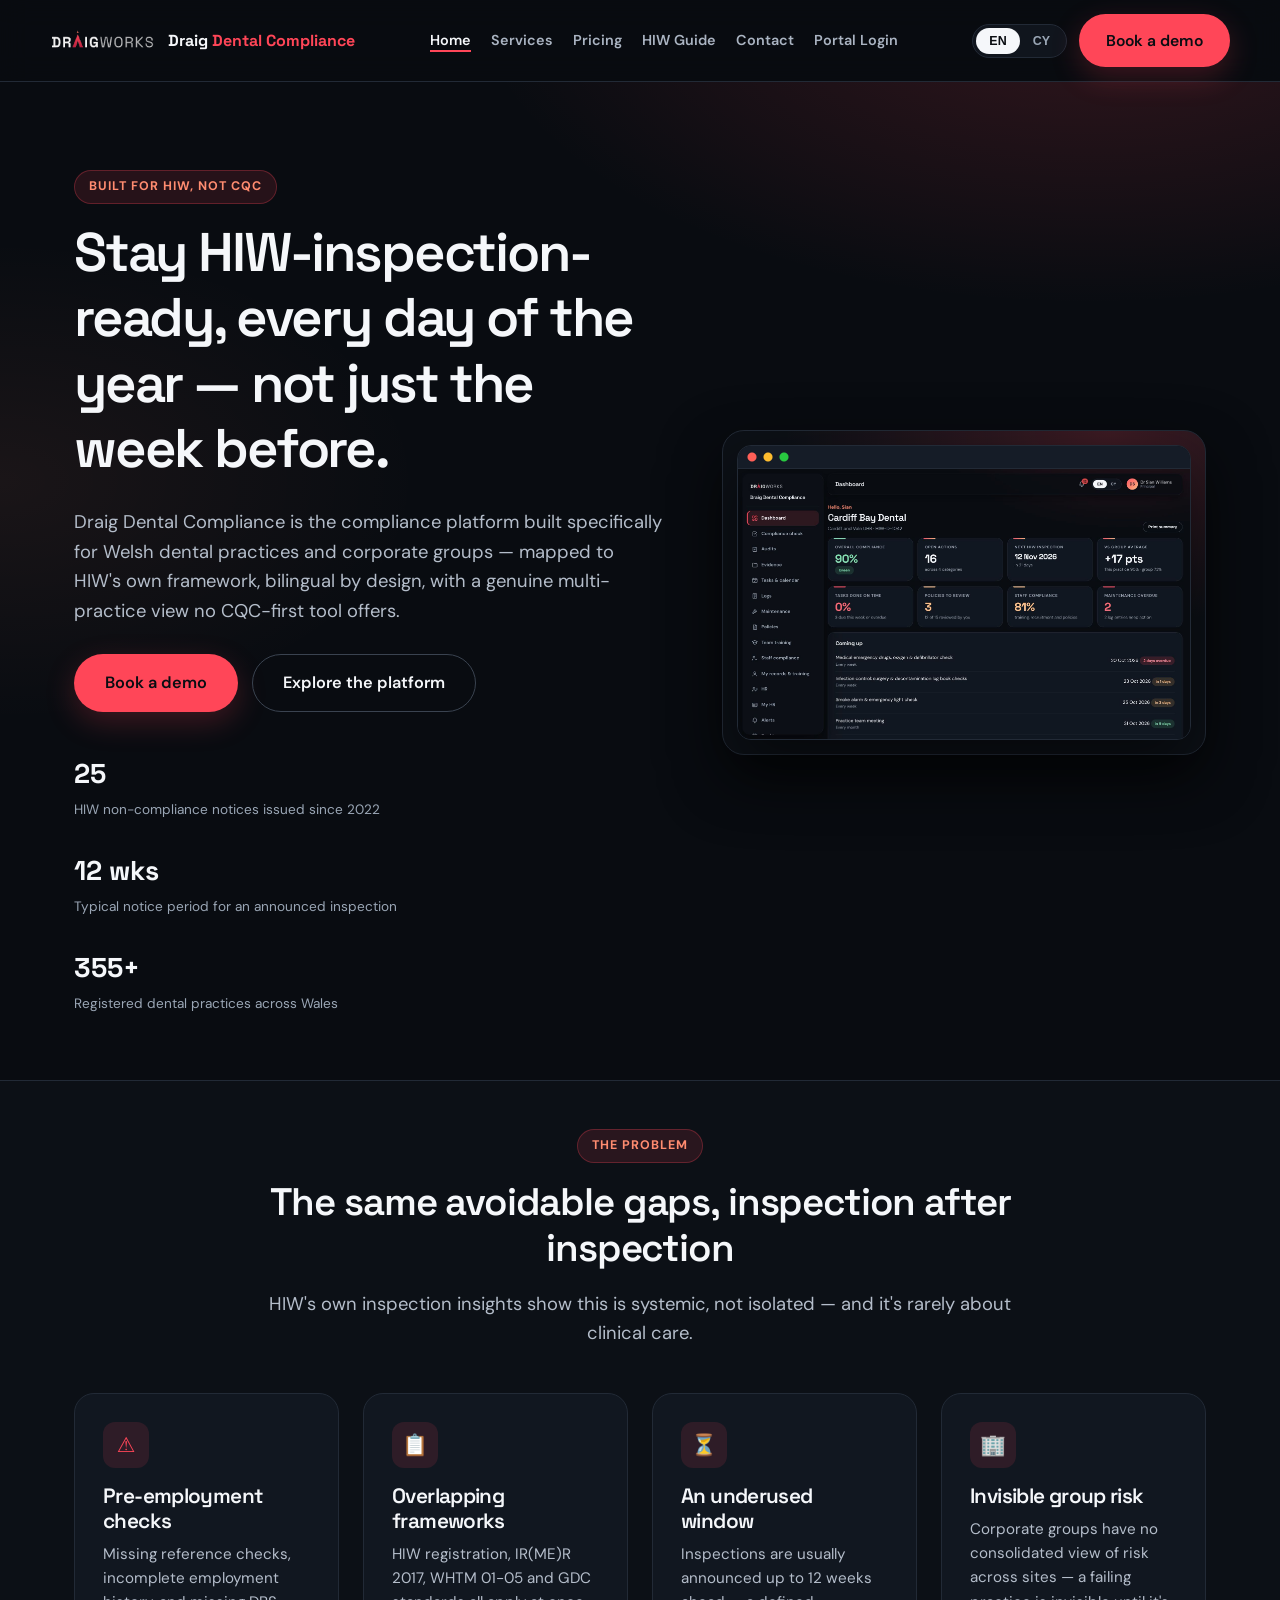
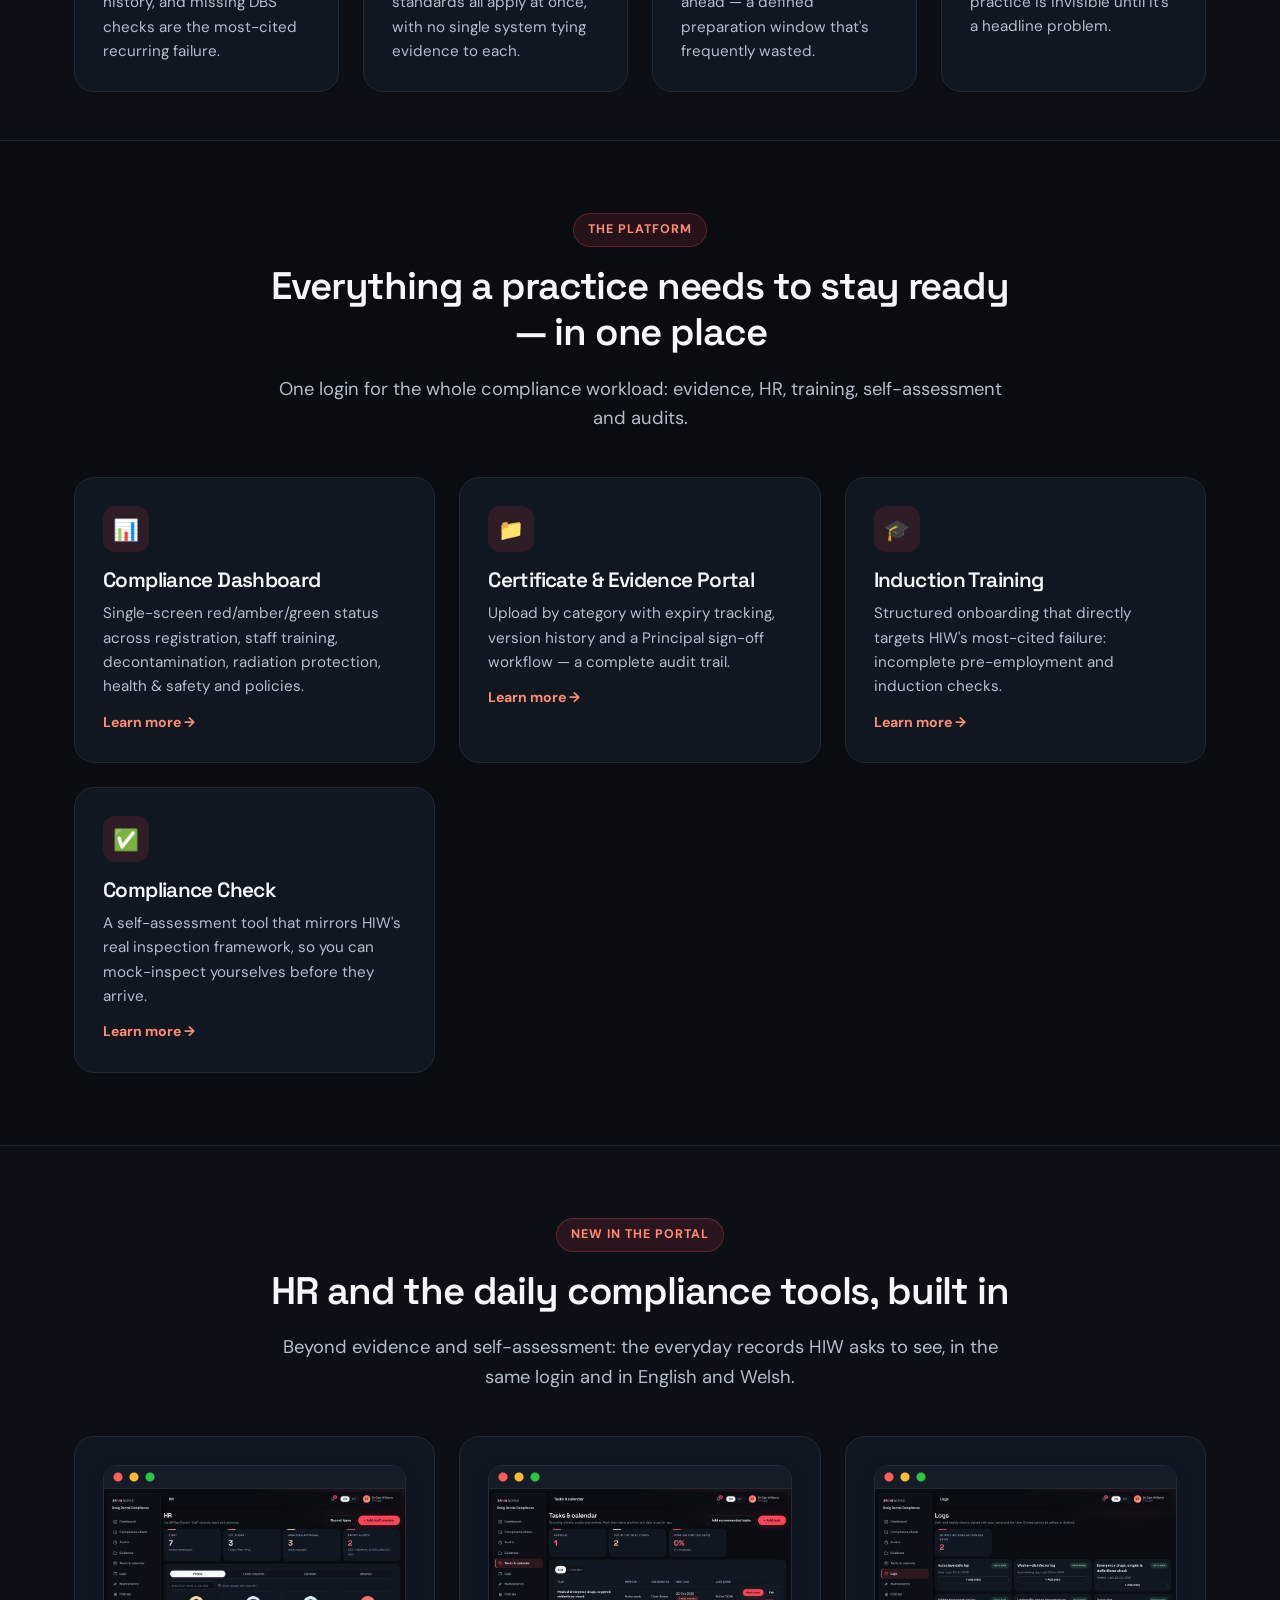
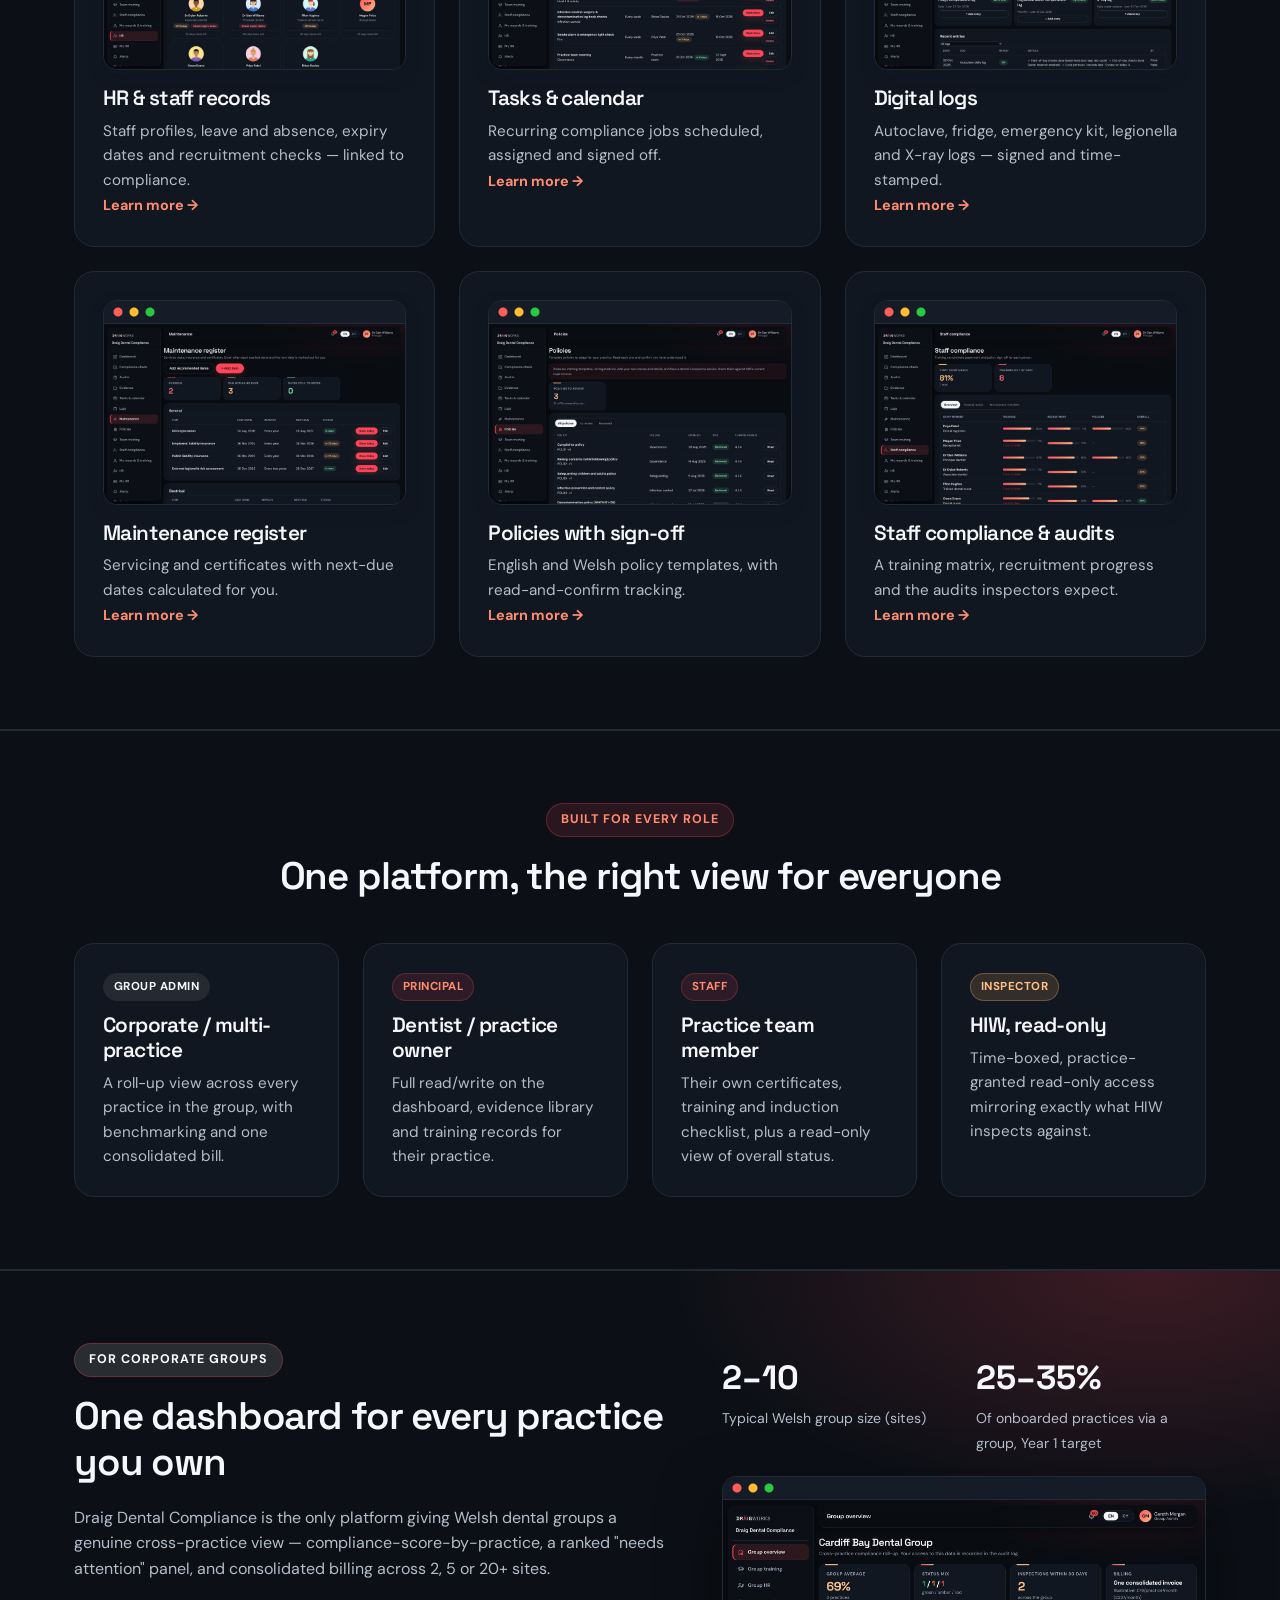
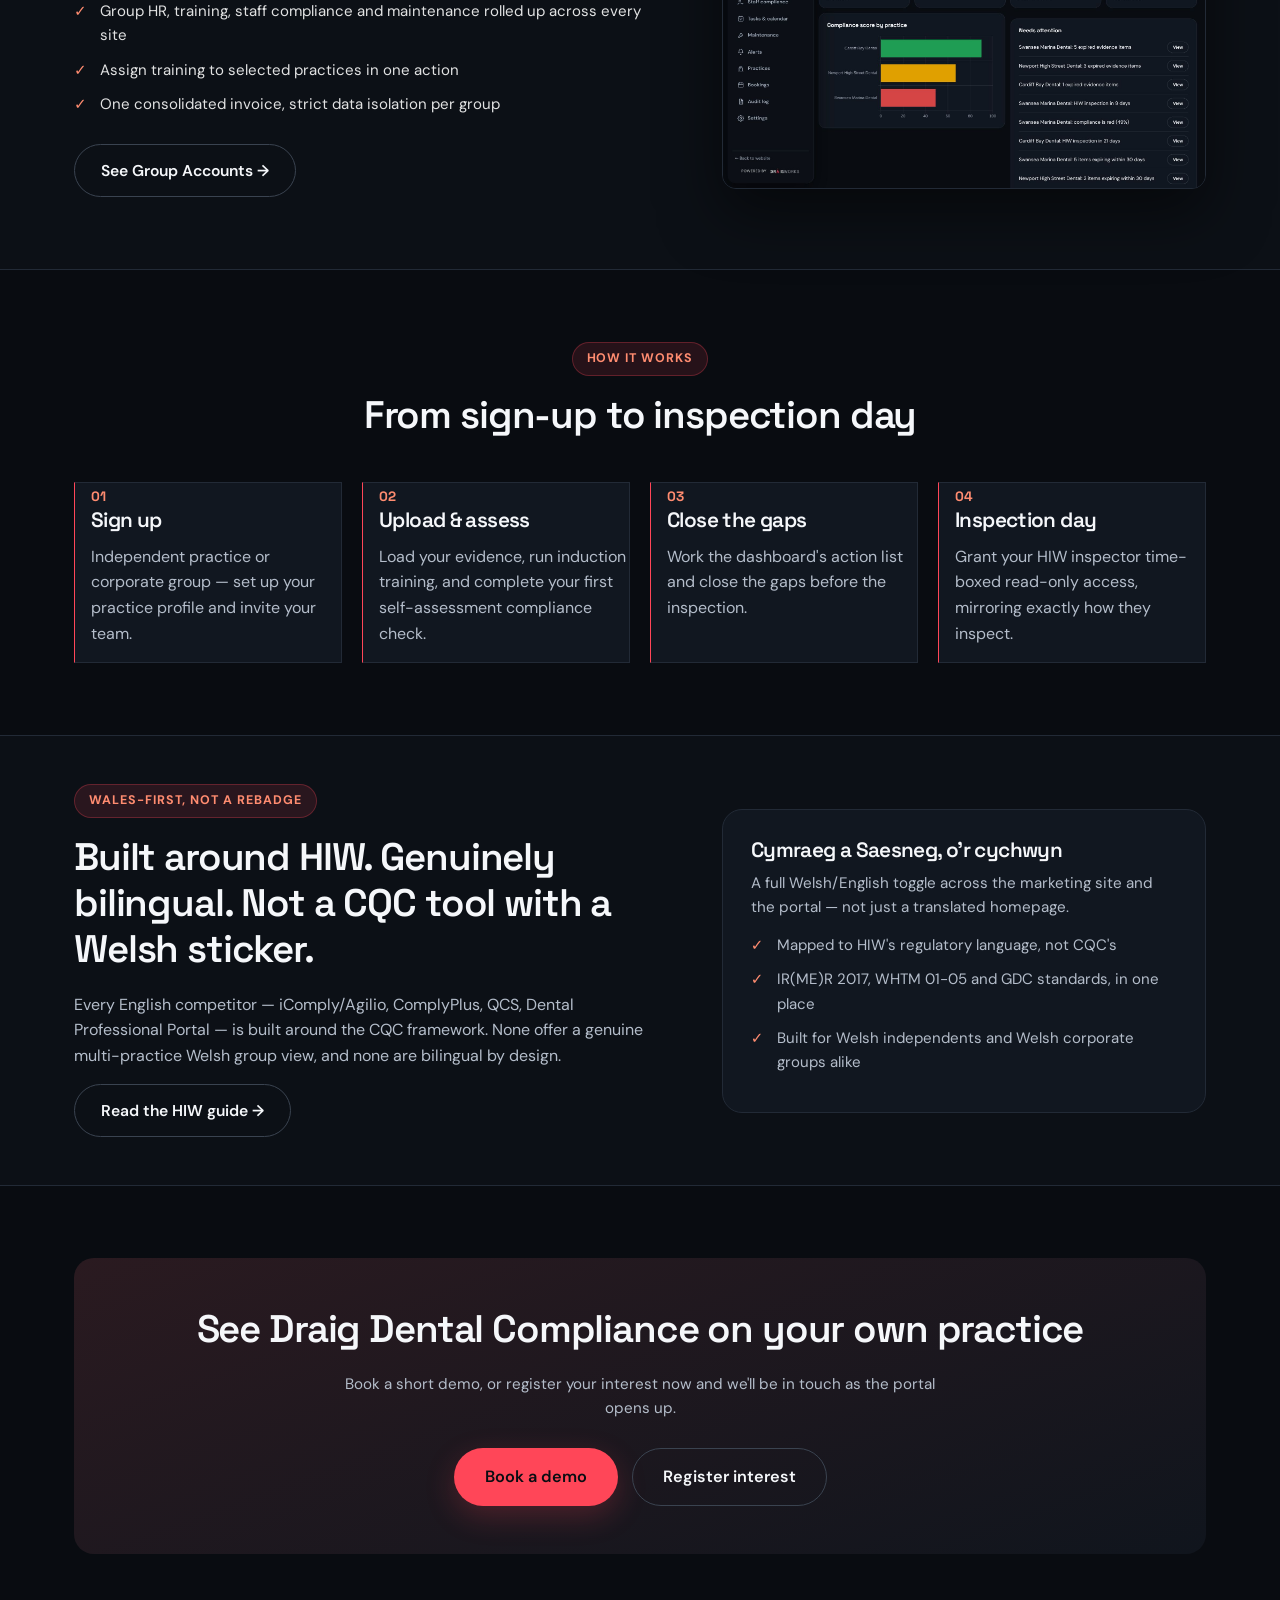
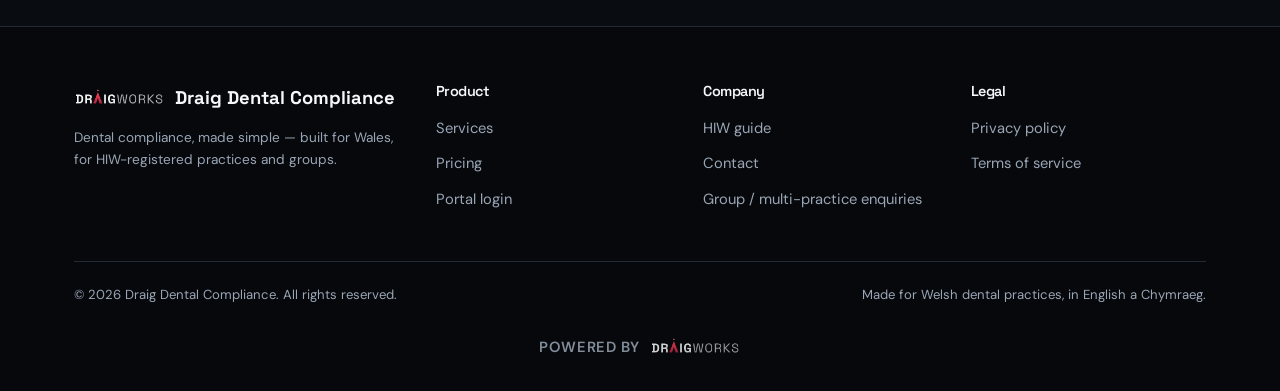
<file: dental-compliance/dw/index.html>
<!doctype html>
<html lang="en" data-brand="Draig Dental Compliance">
<head>
<meta charset="UTF-8">
<meta name="viewport" content="width=device-width, initial-scale=1">
<title>Draig Dental Compliance — HIW inspection-readiness for Welsh dental practices</title>
<meta name="description" content="The compliance platform built for Welsh dental practices and groups — stay HIW-inspection-ready, in English and Welsh.">
<link rel="icon" href="../img/draigworks-favicon.ico" sizes="any">
<link rel="apple-touch-icon" href="../img/draigworks-touch-icon.png">
<link rel="stylesheet" href="../css/style.css">
<link rel="preconnect" href="https://fonts.googleapis.com"><link rel="preconnect" href="https://fonts.gstatic.com" crossorigin><link rel="stylesheet" href="https://fonts.googleapis.com/css2?family=DM+Sans:opsz,wght@9..40,400;9..40,500;9..40,600;9..40,700&family=Space+Grotesk:wght@400;500;600;700&display=swap">
<link rel="stylesheet" href="../css/theme-draigworks.css">
<meta name="robots" content="noindex,follow">
</head>
<body data-page="home">
<a class="skip-link" href="#main">Skip to content</a>

<header class="site-header">
  <div class="container nav">
    <a href="index.html" class="brand"><img src="../img/draigworks-white.png" alt="Draigworks logo" class="dw-logo"><span>Draig <span class="cy">Dental Compliance</span></span></a>
    <nav class="nav-links" id="nav-links">
      <a href="index.html" data-i18n="nav-home">Home</a>
      <a href="services.html" data-i18n="nav-services">Services</a>
      <a href="pricing.html" data-i18n="nav-pricing">Pricing</a>
      <a href="hiw-guide.html" data-i18n="nav-hiw">HIW Guide</a>
      <a href="contact.html" data-i18n="nav-contact">Contact</a>
      <a href="../portal/draigworks.html" data-i18n="nav-portal">Portal Login</a>
    </nav>
    <div class="nav-actions">
      <div class="lang-toggle">
        <button data-lang="en" class="active">EN</button>
        <button data-lang="cy">CY</button>
      </div>
      <a href="contact.html" class="btn btn-primary desktop-only" data-i18n="nav-cta">Book a demo</a>
      <button class="nav-toggle" aria-label="Toggle navigation" aria-expanded="false">
        <span></span><span></span><span></span>
      </button>
    </div>
  </div>
</header>

<main id="main">

  <!-- HERO -->
  <section class="hero">
    <div class="container hero-grid">
      <div>
        <span class="eyebrow" data-i18n="hero-eyebrow">Built for HIW, not CQC</span>
        <h1 data-i18n="hero-title">Stay HIW-inspection-ready, every day of the year — not just the week before.</h1>
        <p class="lede" data-i18n="hero-sub">Draig Dental Compliance is the compliance platform built specifically for Welsh dental practices and corporate groups — mapped to HIW's own framework, bilingual by design, with a genuine multi-practice view no CQC-first tool offers.</p>
        <div class="hero-actions">
          <a href="contact.html" class="btn btn-primary btn-lg" data-i18n="hero-cta-primary">Book a demo</a>
          <a href="services.html" class="btn btn-secondary btn-lg" data-i18n="hero-cta-secondary">Explore the platform</a>
        </div>
        <div class="hero-stats">
          <div class="hero-stat"><strong>25</strong><span data-i18n="hero-stat-1">HIW non-compliance notices issued since 2022</span></div>
          <div class="hero-stat"><strong>12&nbsp;wks</strong><span data-i18n="hero-stat-2">Typical notice period for an announced inspection</span></div>
          <div class="hero-stat"><strong>355+</strong><span data-i18n="hero-stat-3">Registered dental practices across Wales</span></div>
        </div>
      </div>
      <div class="hero-visual shot-visual">
        <figure class="shot"><img src="../img/screens-dw/dashboard.jpg" alt="Draig Dental Compliance dashboard" width="1800" height="1075"></figure>
      </div>
    </div>
  </section>

  <!-- PROBLEM -->
  <section class="band tight">
    <div class="container">
      <div class="section-head center">
        <span class="eyebrow" data-i18n="problem-eyebrow">The problem</span>
        <h2 data-i18n="problem-title">The same avoidable gaps, inspection after inspection</h2>
        <p class="lede" style="margin:0 auto;" data-i18n="problem-sub">HIW's own inspection insights show this is systemic, not isolated — and it's rarely about clinical care.</p>
      </div>
      <div class="grid grid-4">
        <div class="card">
          <div class="icon">⚠</div>
          <h3 data-i18n="problem-1-title">Pre-employment checks</h3>
          <p data-i18n="problem-1-body">Missing reference checks, incomplete employment history, and missing DBS checks are the most-cited recurring failure.</p>
        </div>
        <div class="card">
          <div class="icon">📋</div>
          <h3 data-i18n="problem-2-title">Overlapping frameworks</h3>
          <p data-i18n="problem-2-body">HIW registration, IR(ME)R 2017, WHTM 01-05 and GDC standards all apply at once, with no single system tying evidence to each.</p>
        </div>
        <div class="card">
          <div class="icon">⏳</div>
          <h3 data-i18n="problem-3-title">An underused window</h3>
          <p data-i18n="problem-3-body">Inspections are usually announced up to 12 weeks ahead — a defined preparation window that's frequently wasted.</p>
        </div>
        <div class="card">
          <div class="icon">🏢</div>
          <h3 data-i18n="problem-4-title">Invisible group risk</h3>
          <p data-i18n="problem-4-body">Corporate groups have no consolidated view of risk across sites — a failing practice is invisible until it's a headline problem.</p>
        </div>
      </div>
    </div>
  </section>

  <!-- SOLUTION / FEATURES -->
  <section id="platform">
    <div class="container">
      <div class="section-head center">
        <span class="eyebrow" data-i18n="features-eyebrow">The platform</span>
        <h2 data-i18n="features-title">Everything a practice needs to stay ready — in one place</h2>
        <p class="lede" style="margin:0 auto;" data-i18n="features-sub">One login for the whole compliance workload: evidence, HR, training, self-assessment and audits.</p>
      </div>
      <div class="grid grid-3">
        <div class="card">
          <div class="icon">📊</div>
          <h3 data-i18n="feat-dashboard-title">Compliance Dashboard</h3>
          <p data-i18n="feat-dashboard-body">Single-screen red/amber/green status across registration, staff training, decontamination, radiation protection, health &amp; safety and policies.</p>
          <a href="services.html#dashboard" class="card-link" data-i18n="feat-learn-more">Learn more →</a>
        </div>
        <div class="card">
          <div class="icon">📁</div>
          <h3 data-i18n="feat-certs-title">Certificate &amp; Evidence Portal</h3>
          <p data-i18n="feat-certs-body">Upload by category with expiry tracking, version history and a Principal sign-off workflow — a complete audit trail.</p>
          <a href="services.html#certificates" class="card-link" data-i18n="feat-learn-more">Learn more →</a>
        </div>
        <div class="card">
          <div class="icon">🎓</div>
          <h3 data-i18n="feat-induction-title">Induction Training</h3>
          <p data-i18n="feat-induction-body">Structured onboarding that directly targets HIW's most-cited failure: incomplete pre-employment and induction checks.</p>
          <a href="services.html#induction" class="card-link" data-i18n="feat-learn-more">Learn more →</a>
        </div>
        <div class="card">
          <div class="icon">✅</div>
          <h3 data-i18n="feat-check-title">Compliance Check</h3>
          <p data-i18n="feat-check-body">A self-assessment tool that mirrors HIW's real inspection framework, so you can mock-inspect yourselves before they arrive.</p>
          <a href="services.html#compliance-check" class="card-link" data-i18n="feat-learn-more">Learn more →</a>
        </div>
        <div class="card later">
          <div class="icon">🧑‍🏫</div>
          <h3 data-i18n="feat-pmtraining-title">Practice Manager Training</h3>
          <p data-i18n="feat-pmtraining-body">A premium, expert-led course for practice managers covering end-to-end HIW inspection readiness.</p>
          <a href="services.html#pm-training" class="card-link" data-i18n="feat-learn-more">Learn more →</a>
        </div>
        <div class="card later">
          <div class="icon">🩺</div>
          <h3 data-i18n="feat-visit-title">Pre-Inspection Visit</h3>
          <p data-i18n="feat-visit-body">A human compliance expert runs a mock inspection ahead of the real one, with a written gap report loaded into your dashboard.</p>
          <a href="services.html#pre-inspection" class="card-link" data-i18n="feat-learn-more">Learn more →</a>
        </div>
      </div>
    </div>
  </section>

  <!-- NEW: DAY-TO-DAY TOOLS -->
  <section class="band">
    <div class="container">
      <div class="section-head center">
        <span class="eyebrow" data-i18n="new-eyebrow">New in the portal</span>
        <h2 data-i18n="new-title">HR and the daily compliance tools, built in</h2>
        <p class="lede" style="margin:0 auto;" data-i18n="new-sub">Beyond evidence and self-assessment: the everyday records HIW asks to see, in the same login and in English and Welsh.</p>
      </div>
      <div class="grid grid-3">
        <a class="card feature-card" href="services.html#hr">
          <figure class="shot"><img src="../img/screens-dw/hr.jpg" alt="HR &amp; staff records" loading="lazy" width="1800" height="1075"></figure>
          <h3 data-i18n="new-hr-title">HR &amp; staff records</h3>
          <p data-i18n="new-hr-body">Staff profiles, leave and absence, expiry dates and recruitment checks — linked to compliance.</p>
          <span class="card-link" data-i18n="feat-learn-more">Learn more →</span>
        </a>
        <a class="card feature-card" href="services.html#tasks">
          <figure class="shot"><img src="../img/screens-dw/tasks.jpg" alt="Tasks &amp; calendar" loading="lazy" width="1800" height="1075"></figure>
          <h3 data-i18n="new-tasks-title">Tasks &amp; calendar</h3>
          <p data-i18n="new-tasks-body">Recurring compliance jobs scheduled, assigned and signed off.</p>
          <span class="card-link" data-i18n="feat-learn-more">Learn more →</span>
        </a>
        <a class="card feature-card" href="services.html#logs">
          <figure class="shot"><img src="../img/screens-dw/logs.jpg" alt="Digital logs" loading="lazy" width="1800" height="1075"></figure>
          <h3 data-i18n="new-logs-title">Digital logs</h3>
          <p data-i18n="new-logs-body">Autoclave, fridge, emergency kit, legionella and X-ray logs — signed and time-stamped.</p>
          <span class="card-link" data-i18n="feat-learn-more">Learn more →</span>
        </a>
        <a class="card feature-card" href="services.html#maintenance">
          <figure class="shot"><img src="../img/screens-dw/maintenance.jpg" alt="Maintenance register" loading="lazy" width="1800" height="1075"></figure>
          <h3 data-i18n="new-maintenance-title">Maintenance register</h3>
          <p data-i18n="new-maintenance-body">Servicing and certificates with next-due dates calculated for you.</p>
          <span class="card-link" data-i18n="feat-learn-more">Learn more →</span>
        </a>
        <a class="card feature-card" href="services.html#policies">
          <figure class="shot"><img src="../img/screens-dw/policies.jpg" alt="Policies with sign-off" loading="lazy" width="1800" height="1075"></figure>
          <h3 data-i18n="new-policies-title">Policies with sign-off</h3>
          <p data-i18n="new-policies-body">English and Welsh policy templates, with read-and-confirm tracking.</p>
          <span class="card-link" data-i18n="feat-learn-more">Learn more →</span>
        </a>
        <a class="card feature-card" href="services.html#staff-compliance">
          <figure class="shot"><img src="../img/screens-dw/staff-compliance.jpg" alt="Staff compliance &amp; audits" loading="lazy" width="1800" height="1075"></figure>
          <h3 data-i18n="new-staff-compliance-title">Staff compliance &amp; audits</h3>
          <p data-i18n="new-staff-compliance-body">A training matrix, recruitment progress and the audits inspectors expect.</p>
          <span class="card-link" data-i18n="feat-learn-more">Learn more →</span>
        </a>
      </div>
    </div>
  </section>

  <!-- ACCESS TIERS -->
  <section class="band">
    <div class="container">
      <div class="section-head center">
        <span class="eyebrow" data-i18n="tiers-eyebrow">Built for every role</span>
        <h2 data-i18n="tiers-title">One platform, the right view for everyone</h2>
      </div>
      <div class="grid grid-4">
        <div class="card">
          <span class="tag navy" data-i18n="tier-groupadmin-tag">Group Admin</span>
          <h3 style="margin-top:12px;" data-i18n="tier-groupadmin-title">Corporate / multi-practice</h3>
          <p data-i18n="tier-groupadmin-body">A roll-up view across every practice in the group, with benchmarking and one consolidated bill.</p>
        </div>
        <div class="card">
          <span class="tag" data-i18n="tier-principal-tag">Principal</span>
          <h3 style="margin-top:12px;" data-i18n="tier-principal-title">Dentist / practice owner</h3>
          <p data-i18n="tier-principal-body">Full read/write on the dashboard, evidence library and training records for their practice.</p>
        </div>
        <div class="card">
          <span class="tag" data-i18n="tier-staff-tag">Staff</span>
          <h3 style="margin-top:12px;" data-i18n="tier-staff-title">Practice team member</h3>
          <p data-i18n="tier-staff-body">Their own certificates, training and induction checklist, plus a read-only view of overall status.</p>
        </div>
        <div class="card">
          <span class="tag amber" data-i18n="tier-inspector-tag">Inspector</span>
          <h3 style="margin-top:12px;" data-i18n="tier-inspector-title">HIW, read-only</h3>
          <p data-i18n="tier-inspector-body">Time-boxed, practice-granted read-only access mirroring exactly what HIW inspects against.</p>
        </div>
      </div>
    </div>
  </section>

  <!-- GROUPS CALLOUT -->
  <section class="band-navy">
    <div class="container">
      <div class="hero-grid">
        <div>
          <span class="eyebrow" style="background:rgba(255,255,255,0.12);color:#fff;" data-i18n="groups-eyebrow">For corporate groups</span>
          <h2 data-i18n="groups-title">One dashboard for every practice you own</h2>
          <p data-i18n="groups-body">Draig Dental Compliance is the only platform giving Welsh dental groups a genuine cross-practice view — compliance-score-by-practice, a ranked "needs attention" panel, and consolidated billing across 2, 5 or 20+ sites.</p>
          <ul class="card-list light" style="margin:18px 0;">
            <li data-i18n="groups-li-1">Group HR, training, staff compliance and maintenance rolled up across every site</li>
            <li data-i18n="groups-li-2">Assign training to selected practices in one action</li>
            <li data-i18n="groups-li-3">One consolidated invoice, strict data isolation per group</li>
          </ul>
          <div class="hero-actions">
            <a href="services.html#groups" class="btn btn-ghost" data-i18n="groups-cta">See Group Accounts →</a>
          </div>
        </div>
        <div>
          <div class="stat-strip">
            <div><strong>2–10</strong><span data-i18n="groups-stat-1">Typical Welsh group size (sites)</span></div>
            <div><strong>25–35%</strong><span data-i18n="groups-stat-2">Of onboarded practices via a group, Year 1 target</span></div>
          </div>
          <figure class="shot" style="margin-top:20px;"><img src="../img/screens-dw/group.jpg" alt="Group overview dashboard" loading="lazy" width="1800" height="1075"></figure>
        </div>
      </div>
    </div>
  </section>

  <!-- JOURNEY -->
  <section>
    <div class="container">
      <div class="section-head center">
        <span class="eyebrow" data-i18n="journey-eyebrow">How it works</span>
        <h2 data-i18n="journey-title">From sign-up to inspection day</h2>
      </div>
      <div class="steps">
        <div class="step">
          <span class="num">01</span>
          <h3 data-i18n="journey-1-title">Sign up</h3>
          <p data-i18n="journey-1-body">Independent practice or corporate group — set up your practice profile and invite your team.</p>
        </div>
        <div class="step">
          <span class="num">02</span>
          <h3 data-i18n="journey-2-title">Upload &amp; assess</h3>
          <p data-i18n="journey-2-body">Load your evidence, run induction training, and complete your first self-assessment compliance check.</p>
        </div>
        <div class="step">
          <span class="num">03</span>
          <h3 data-i18n="journey-3-title">Close the gaps</h3>
          <p data-i18n="journey-3-body">Work the dashboard's action list and close the gaps before the inspection.</p>
        </div>
        <div class="step">
          <span class="num">04</span>
          <h3 data-i18n="journey-4-title">Inspection day</h3>
          <p data-i18n="journey-4-body">Grant your HIW inspector time-boxed read-only access, mirroring exactly how they inspect.</p>
        </div>
      </div>
    </div>
  </section>

  <!-- WHY WALES -->
  <section class="band tight">
    <div class="container hero-grid">
      <div>
        <span class="eyebrow" data-i18n="wales-eyebrow">Wales-first, not a rebadge</span>
        <h2 data-i18n="wales-title">Built around HIW. Genuinely bilingual. Not a CQC tool with a Welsh sticker.</h2>
        <p data-i18n="wales-body">Every English competitor — iComply/Agilio, ComplyPlus, QCS, Dental Professional Portal — is built around the CQC framework. None offer a genuine multi-practice Welsh group view, and none are bilingual by design.</p>
        <a href="hiw-guide.html" class="btn btn-secondary" data-i18n="wales-cta">Read the HIW guide →</a>
      </div>
      <div class="card">
        <h3 data-i18n="wales-card-title">Cymraeg a Saesneg, o'r cychwyn</h3>
        <p data-i18n="wales-card-body">A full Welsh/English toggle across the marketing site and the portal — not just a translated homepage.</p>
        <ul class="card-list">
          <li data-i18n="wales-li-1">Mapped to HIW's regulatory language, not CQC's</li>
          <li data-i18n="wales-li-2">IR(ME)R 2017, WHTM 01-05 and GDC standards, in one place</li>
          <li data-i18n="wales-li-3">Built for Welsh independents and Welsh corporate groups alike</li>
        </ul>
      </div>
    </div>
  </section>

  <!-- CTA -->
  <section>
    <div class="container">
      <div class="card" style="padding:48px;text-align:center;background:linear-gradient(160deg,var(--sky-100),var(--white));border:none;">
        <h2 data-i18n="cta-title">See Draig Dental Compliance on your own practice</h2>
        <p class="lede" style="margin:0 auto 24px;" data-i18n="cta-body">Book a short demo, or register your interest now and we'll be in touch as the portal opens up.</p>
        <div class="hero-actions" style="justify-content:center;">
          <a href="contact.html" class="btn btn-primary btn-lg" data-i18n="cta-primary">Book a demo</a>
          <a href="contact.html#interest" class="btn btn-secondary btn-lg" data-i18n="cta-secondary">Register interest</a>
        </div>
      </div>
    </div>
  </section>

</main>

<footer class="site-footer">
  <div class="container">
    <div class="footer-grid">
      <div>
        <div class="brand"><img src="../img/draigworks-white.png" alt="Draigworks logo" class="dw-logo"><span>Draig Dental Compliance</span></div>
        <p class="small" data-i18n="footer-tagline" style="margin-top:14px;">Dental compliance, made simple — built for Wales, for HIW-registered practices and groups.</p>
      </div>
      <div>
        <h4 data-i18n="footer-product">Product</h4>
        <ul>
          <li><a href="services.html" data-i18n="footer-services">Services</a></li>
          <li><a href="pricing.html" data-i18n="footer-pricing">Pricing</a></li>
          <li><a href="../portal/draigworks.html" data-i18n="footer-portal">Portal login</a></li>
        </ul>
      </div>
      <div>
        <h4 data-i18n="footer-company">Company</h4>
        <ul>
          <li><a href="hiw-guide.html" data-i18n="footer-hiw">HIW guide</a></li>
          <li><a href="contact.html" data-i18n="footer-contact">Contact</a></li>
          <li><a href="contact.html#group" data-i18n="footer-group">Group / multi-practice enquiries</a></li>
        </ul>
      </div>
      <div>
        <h4 data-i18n="footer-legal">Legal</h4>
        <ul>
          <li><a href="#" data-i18n="footer-privacy">Privacy policy</a></li>
          <li><a href="#" data-i18n="footer-terms">Terms of service</a></li>
        </ul>
      </div>
    </div>
    <div class="footer-bottom">
      <span>&copy; <span data-year></span> Draig Dental Compliance. <span data-i18n="footer-rights">All rights reserved.</span></span>
      <span data-i18n="footer-madefor">Made for Welsh dental practices, in English a Chymraeg.</span>
    </div>
  </div>
</footer>

<script src="../js/site-config.js"></script>
<script src="translations.js"></script>
<script src="../js/main.js"></script>
</body>
</html>
</file>
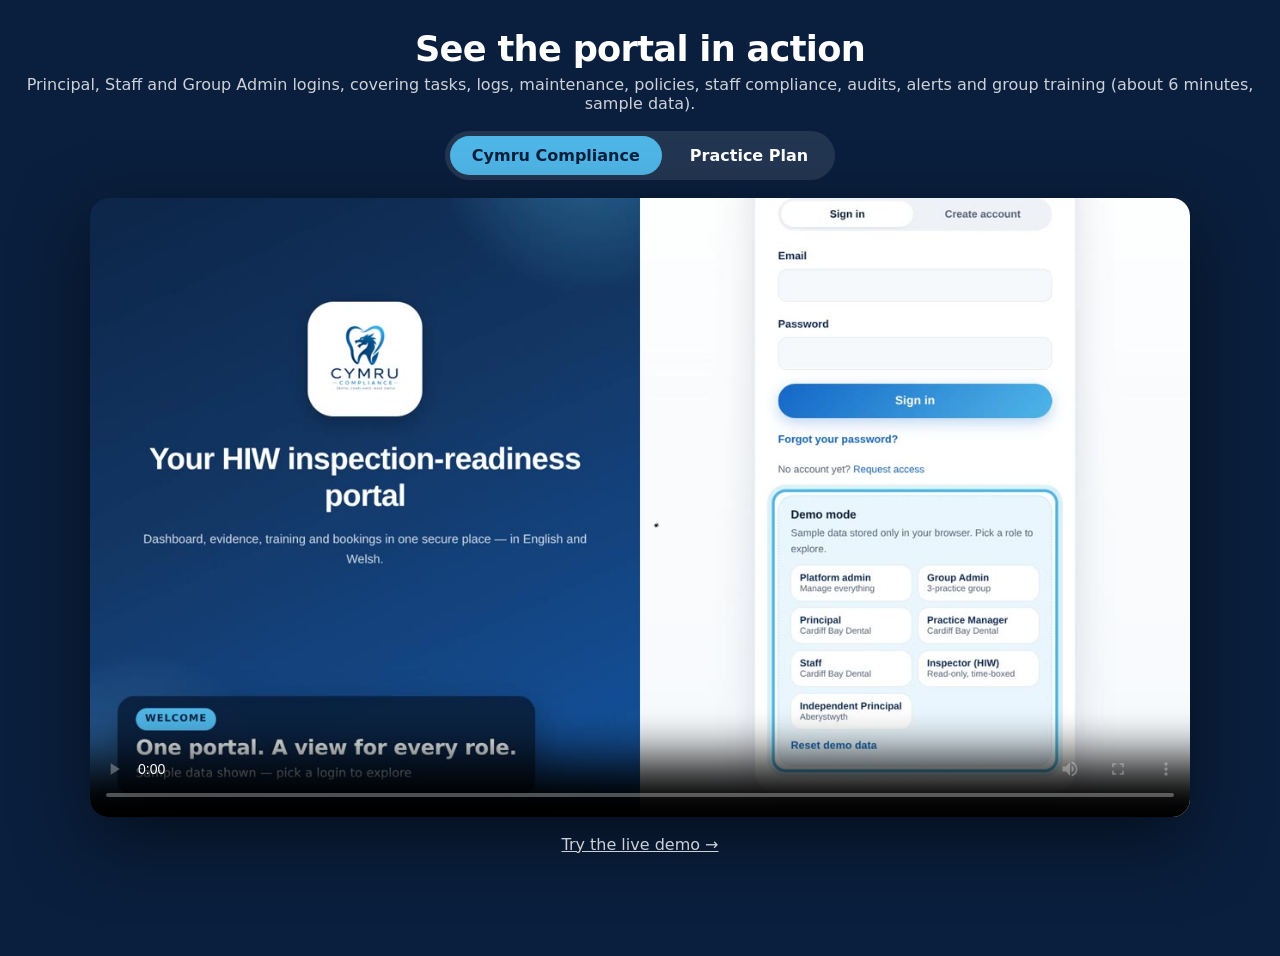
<file: dental-compliance/promo/index.html>
<!doctype html>
<html lang="en"><head><meta charset="UTF-8"><meta name="viewport" content="width=device-width, initial-scale=1">
<meta name="robots" content="noindex"><title>Portal tour — Cymru Compliance</title>
<style>
 body{margin:0;font-family:Inter,"Segoe UI",system-ui,sans-serif;background:#0a1f3d;color:#fff;min-height:100vh;display:flex;flex-direction:column;align-items:center;padding:28px 16px}
 h1{font-size:clamp(1.4rem,3vw,2.2rem);margin:0 0 6px;letter-spacing:-.02em;text-align:center} p{margin:0 0 18px;opacity:.8;text-align:center}
 .tabs{display:flex;gap:6px;background:rgba(255,255,255,.1);padding:5px;border-radius:999px;margin-bottom:18px}
 .tabs button{border:0;background:transparent;color:#fff;font:inherit;font-weight:700;padding:10px 22px;border-radius:999px;cursor:pointer}
 .tabs button.on{background:#4fb6e8;color:#06203d} body.pp .tabs button.on{background:#e6b422;color:#0d0d0d} body.pp{background:#0d0d0d}
 video{width:min(1100px,100%);border-radius:18px;box-shadow:0 24px 70px rgba(0,0,0,.5);background:#000}
 a{color:inherit;opacity:.8;margin-top:18px}
</style></head><body>
<h1>See the portal in action</h1><p>Principal, Staff and Group Admin logins, covering tasks, logs, maintenance, policies, staff compliance, audits, alerts and group training (about 6 minutes, sample data).</p>
<div class="tabs"><button id="b1" class="on">Cymru Compliance</button><button id="b2">Practice Plan</button></div>
<video id="v" controls playsinline preload="metadata" poster="cymru-poster.jpg"><source src="cymru-compliance-promo.mp4" type="video/mp4"></video>
<a href="../portal/app.html">Try the live demo →</a>
<script>
 var v=document.getElementById("v"),b1=document.getElementById("b1"),b2=document.getElementById("b2");
 function pick(pp){ b1.classList.toggle("on",!pp); b2.classList.toggle("on",pp); document.body.classList.toggle("pp",pp);
   v.poster=pp?"practice-plan-poster.jpg":"cymru-poster.jpg"; v.src=pp?"practice-plan-promo.mp4":"cymru-compliance-promo.mp4"; v.load(); }
 b1.onclick=function(){pick(false)}; b2.onclick=function(){pick(true)};
</script></body></html>
</file>
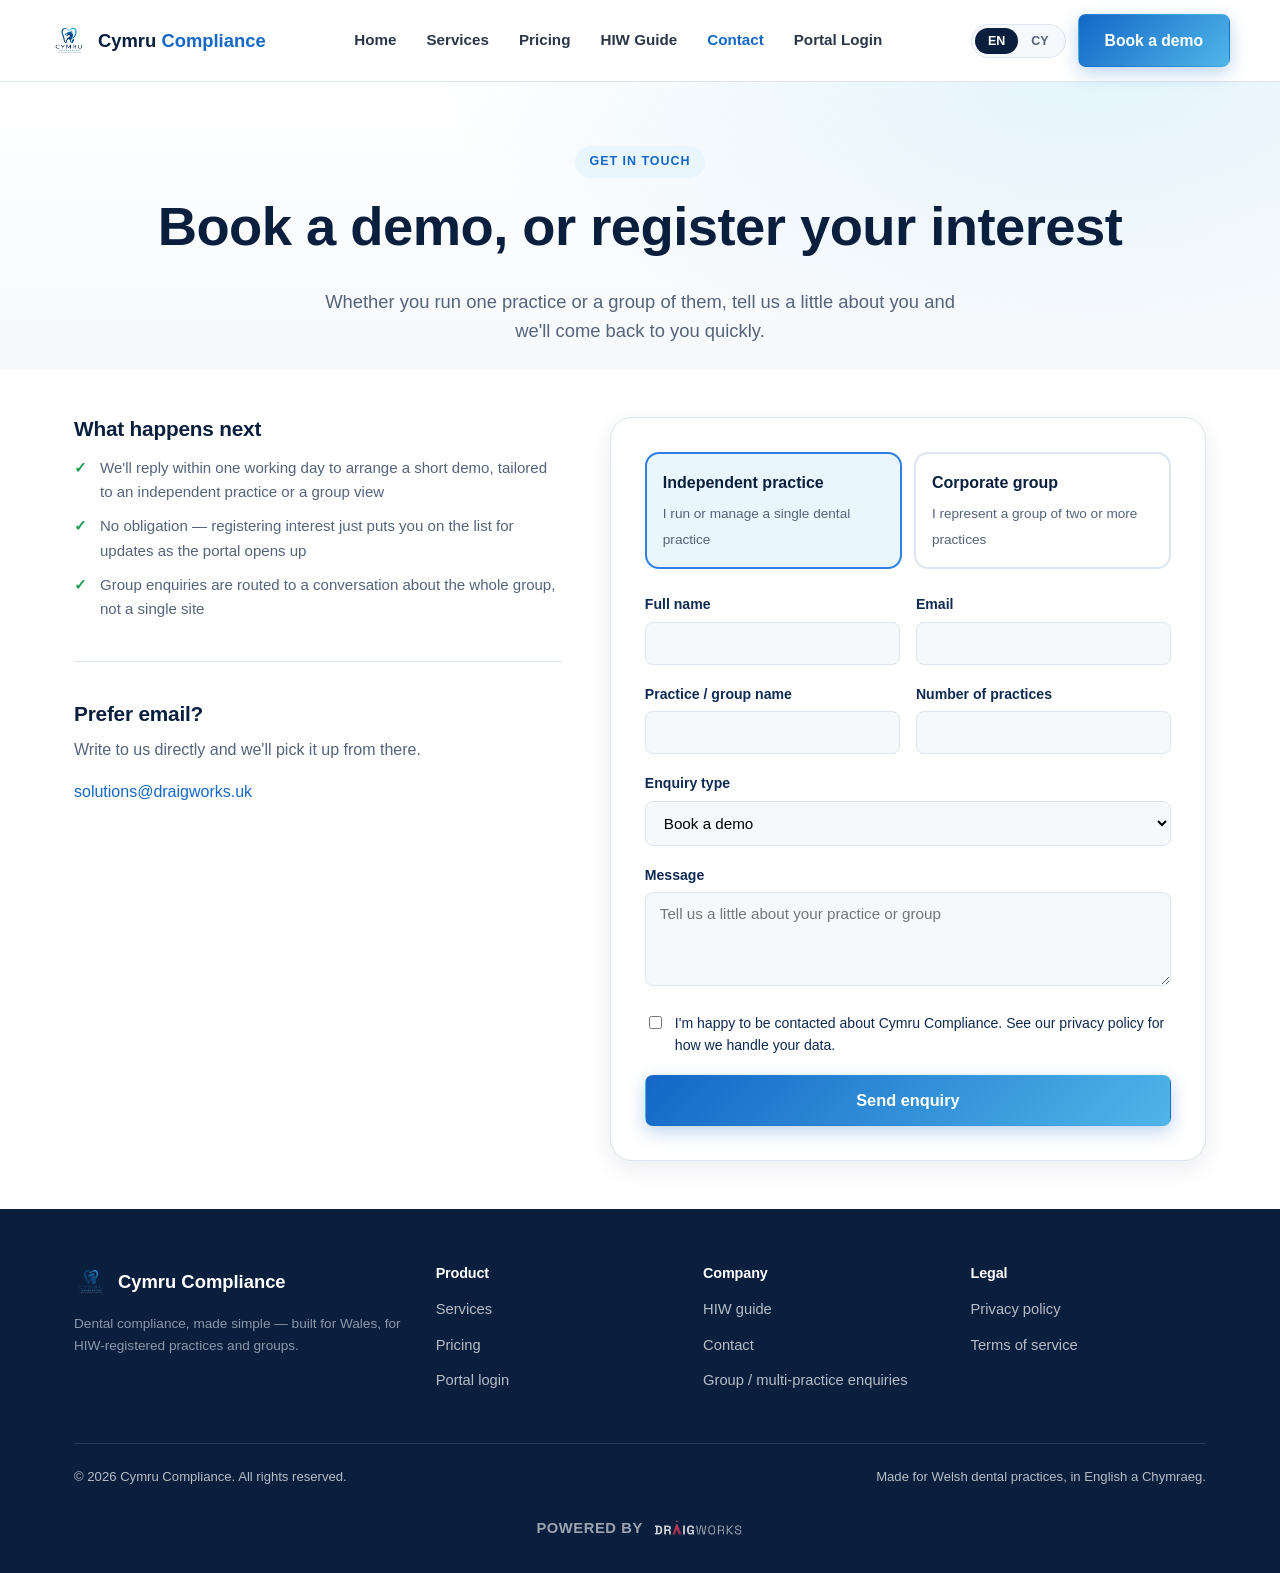
<file: dental-compliance/contact.html>
<!doctype html>
<html lang="en">
<head>
<meta charset="UTF-8">
<meta name="viewport" content="width=device-width, initial-scale=1">
<title>Contact &amp; Book a Demo — Cymru Compliance</title>
<meta name="description" content="Book a demo, register your interest, or get in touch — separate paths for independent practices and corporate dental groups.">
<link rel="icon" href="img/favicon-32.png" sizes="32x32">
<link rel="apple-touch-icon" href="img/apple-touch-icon.png">
<link rel="stylesheet" href="css/style.css">
</head>
<body data-page="contact">
<a class="skip-link" href="#main">Skip to content</a>

<header class="site-header">
  <div class="container nav">
    <a href="index.html" class="brand"><img src="img/logo-header.png" alt="Cymru Compliance logo" width="38" height="38"><span>Cymru <span class="cy">Compliance</span></span></a>
    <nav class="nav-links" id="nav-links">
      <a href="index.html" data-i18n="nav-home">Home</a>
      <a href="services.html" data-i18n="nav-services">Services</a>
      <a href="pricing.html" data-i18n="nav-pricing">Pricing</a>
      <a href="hiw-guide.html" data-i18n="nav-hiw">HIW Guide</a>
      <a href="contact.html" data-i18n="nav-contact">Contact</a>
      <a href="portal/app.html" data-i18n="nav-portal">Portal Login</a>
    </nav>
    <div class="nav-actions">
      <div class="lang-toggle">
        <button data-lang="en" class="active">EN</button>
        <button data-lang="cy">CY</button>
      </div>
      <a href="contact.html" class="btn btn-primary desktop-only" data-i18n="nav-cta">Book a demo</a>
      <button class="nav-toggle" aria-label="Toggle navigation" aria-expanded="false">
        <span></span><span></span><span></span>
      </button>
    </div>
  </div>
</header>

<main id="main">

  <section class="hero" style="padding:64px 0 24px;">
    <div class="container text-center">
      <span class="eyebrow" data-i18n="contact-eyebrow">Get in touch</span>
      <h1 data-i18n="contact-title">Book a demo, or register your interest</h1>
      <p class="lede" style="margin:0 auto;" data-i18n="contact-sub">Whether you run one practice or a group of them, tell us a little about you and we'll come back to you quickly.</p>
    </div>
  </section>

  <section class="tight">
    <div class="container contact-grid">
      <div>
        <h3 data-i18n="contact-side-title">What happens next</h3>
        <ul class="card-list">
          <li data-i18n="contact-side-li-1">We'll reply within one working day to arrange a short demo, tailored to an independent practice or a group view</li>
          <li data-i18n="contact-side-li-2">No obligation — registering interest just puts you on the list for updates as the portal opens up</li>
          <li data-i18n="contact-side-li-3">Group enquiries are routed to a conversation about the whole group, not a single site</li>
        </ul>
        <hr class="divider">
        <h3 data-i18n="contact-side-title-2">Prefer email?</h3>
        <p data-i18n="contact-side-body-2">Write to us directly and we'll pick it up from there.</p>
        <p><a href="mailto:solutions@draigworks.uk">solutions@draigworks.uk</a></p>
      </div>

      <div class="form-shell">
        <div id="interest"></div>
        <form id="contact-form">
          <div class="path-toggle" data-input-target="practice-type" id="group">
            <div class="path-option selected" data-value="Independent practice">
              <strong data-i18n="contact-path-1-title">Independent practice</strong>
              <span data-i18n="contact-path-1-body">I run or manage a single dental practice</span>
            </div>
            <div class="path-option" data-value="Corporate group">
              <strong data-i18n="contact-path-2-title">Corporate group</strong>
              <span data-i18n="contact-path-2-body">I represent a group of two or more practices</span>
            </div>
          </div>
          <input type="hidden" name="practice-type" id="practice-type" value="Independent practice">
          <input type="text" name="website" tabindex="-1" autocomplete="off" aria-hidden="true" style="position:absolute;left:-9999px;height:0;width:0;opacity:0">

          <div class="field-row">
            <div class="field">
              <label for="cf-name" data-i18n="contact-label-name">Full name</label>
              <input type="text" id="cf-name" name="Name" required>
            </div>
            <div class="field">
              <label for="cf-email" data-i18n="contact-label-email">Email</label>
              <input type="email" id="cf-email" name="Email" required>
            </div>
          </div>

          <div class="field-row">
            <div class="field">
              <label for="cf-practice" data-i18n="contact-label-practice">Practice / group name</label>
              <input type="text" id="cf-practice" name="Practice or group name">
            </div>
            <div class="field">
              <label for="cf-sites" data-i18n="contact-label-sites">Number of practices</label>
              <input type="number" id="cf-sites" name="Number of practices" min="1">
            </div>
          </div>

          <div class="field">
            <label for="cf-type" data-i18n="contact-label-type">Enquiry type</label>
            <select id="cf-type" name="enquiry-type">
              <option value="demo" data-i18n="contact-opt-demo">Book a demo</option>
              <option value="interest" data-i18n="contact-opt-interest">Expression of interest</option>
              <option value="general" data-i18n="contact-opt-general">General enquiry</option>
            </select>
          </div>

          <div class="field">
            <label for="cf-message" data-i18n="contact-label-message">Message</label>
            <textarea id="cf-message" name="Message" rows="4" placeholder="Tell us a little about your practice or group" data-i18n-placeholder="contact-placeholder-message"></textarea>
          </div>

          <div class="field checkbox-field">
            <input type="checkbox" id="cf-consent" required>
            <label for="cf-consent" style="margin:0;font-weight:400;" data-i18n="contact-consent">I'm happy to be contacted about Cymru Compliance. See our privacy policy for how we handle your data.</label>
          </div>

          <button type="submit" class="btn btn-primary btn-block btn-lg" data-i18n="contact-submit">Send enquiry</button>
        </form>
        <div class="form-sent" data-i18n="contact-sent">Thanks — we've received your message and will be in touch within one working day.</div>
        <div class="form-success" data-i18n="contact-success">Thanks — your email client should have opened with your enquiry ready to send. If nothing opened, email us directly at solutions@draigworks.uk.</div>
      </div>
    </div>
  </section>

</main>

<footer class="site-footer">
  <div class="container">
    <div class="footer-grid">
      <div>
        <div class="brand"><img src="img/logo-header.png" alt="Cymru Compliance logo" style="width:34px;height:34px;"><span>Cymru Compliance</span></div>
        <p class="small" data-i18n="footer-tagline" style="margin-top:14px;">Dental compliance, made simple — built for Wales, for HIW-registered practices and groups.</p>
      </div>
      <div>
        <h4 data-i18n="footer-product">Product</h4>
        <ul>
          <li><a href="services.html" data-i18n="footer-services">Services</a></li>
          <li><a href="pricing.html" data-i18n="footer-pricing">Pricing</a></li>
          <li><a href="portal/app.html" data-i18n="footer-portal">Portal login</a></li>
        </ul>
      </div>
      <div>
        <h4 data-i18n="footer-company">Company</h4>
        <ul>
          <li><a href="hiw-guide.html" data-i18n="footer-hiw">HIW guide</a></li>
          <li><a href="contact.html" data-i18n="footer-contact">Contact</a></li>
          <li><a href="contact.html#group" data-i18n="footer-group">Group / multi-practice enquiries</a></li>
        </ul>
      </div>
      <div>
        <h4 data-i18n="footer-legal">Legal</h4>
        <ul>
          <li><a href="#" data-i18n="footer-privacy">Privacy policy</a></li>
          <li><a href="#" data-i18n="footer-terms">Terms of service</a></li>
        </ul>
      </div>
    </div>
    <div class="footer-bottom">
      <span>&copy; <span data-year></span> Cymru Compliance. <span data-i18n="footer-rights">All rights reserved.</span></span>
      <span data-i18n="footer-madefor">Made for Welsh dental practices, in English a Chymraeg.</span>
    </div>
  </div>
</footer>

<script src="js/site-config.js"></script>
<script src="js/translations.js"></script>
<script src="js/main.js"></script>
</body>
</html>
</file>
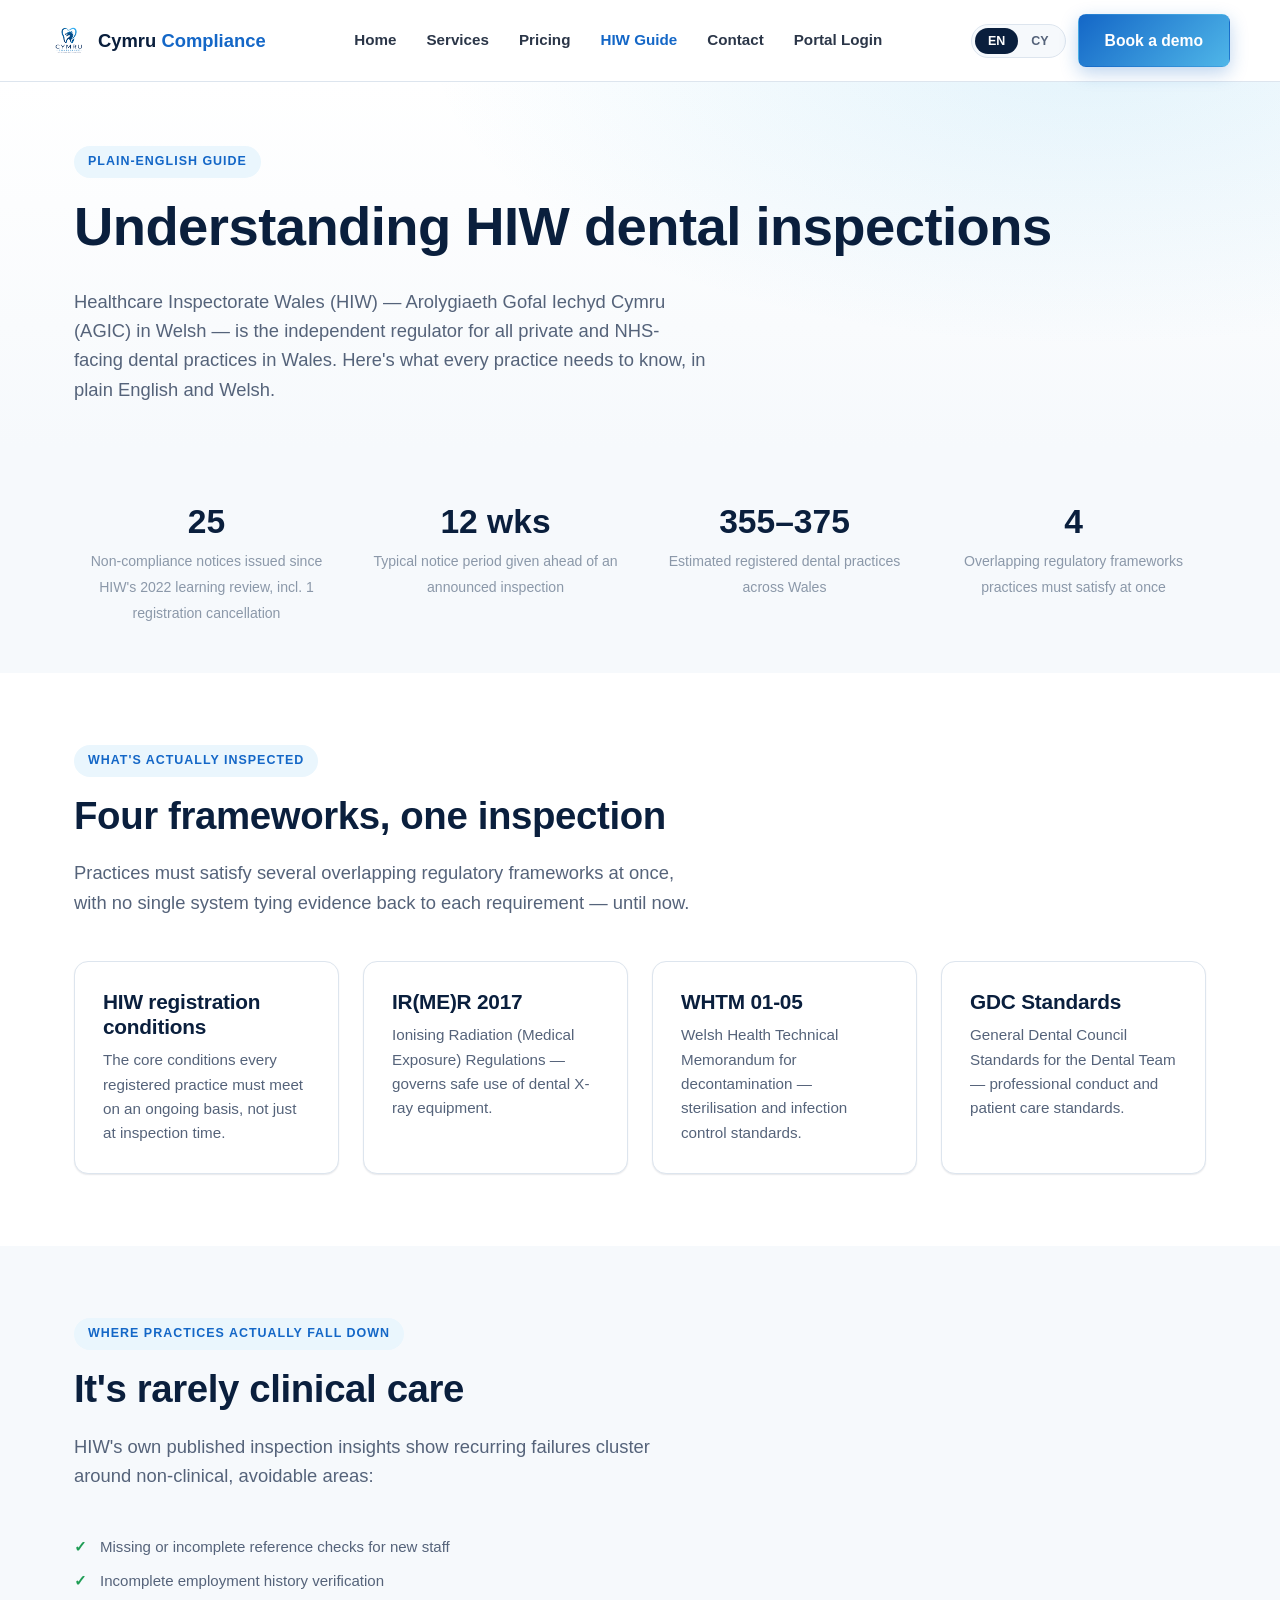
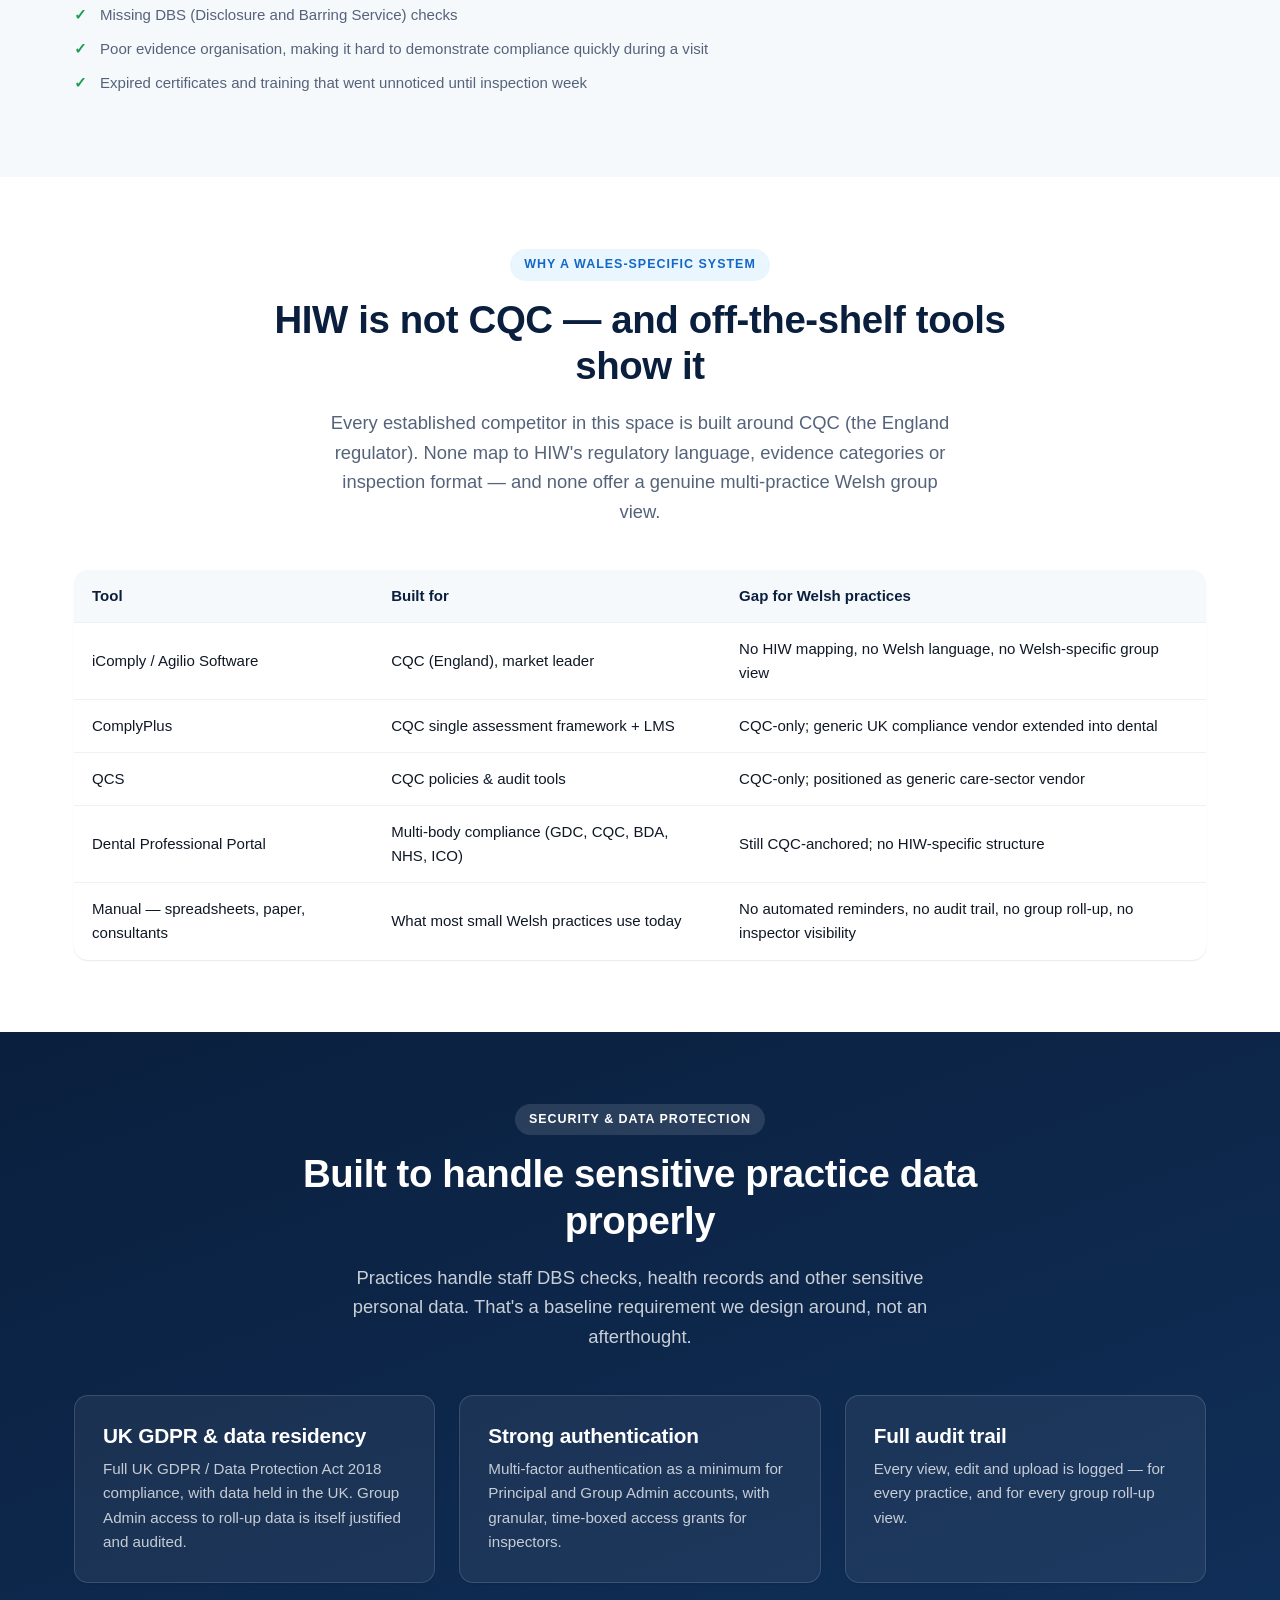
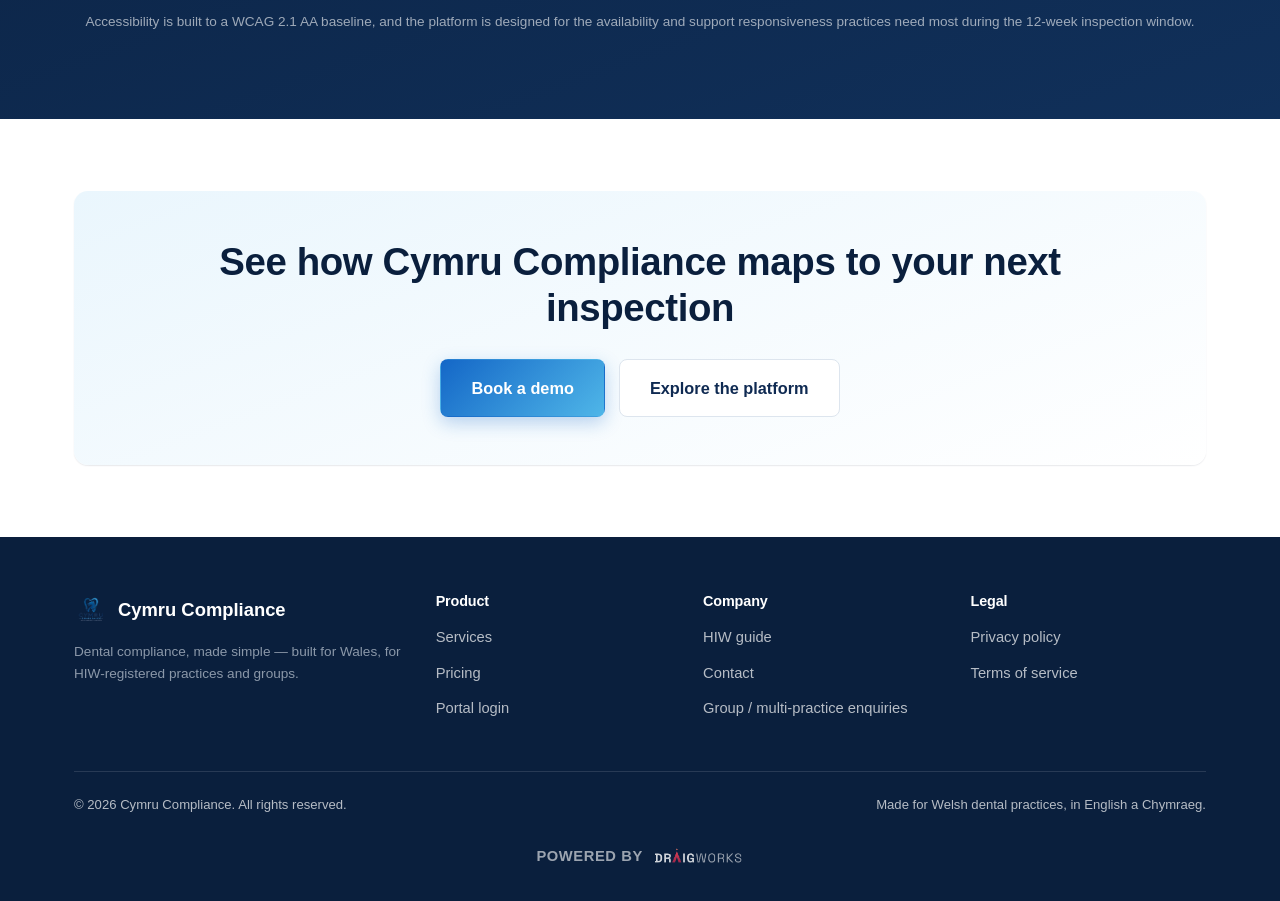
<file: dental-compliance/hiw-guide.html>
<!doctype html>
<html lang="en">
<head>
<meta charset="UTF-8">
<meta name="viewport" content="width=device-width, initial-scale=1">
<title>HIW Inspection Guide — Cymru Compliance</title>
<meta name="description" content="A plain-English (and Welsh) guide to Healthcare Inspectorate Wales dental inspections: what's inspected, common failure points, and how Cymru Compliance keeps your evidence and security in order.">
<link rel="icon" href="img/favicon-32.png" sizes="32x32">
<link rel="apple-touch-icon" href="img/apple-touch-icon.png">
<link rel="stylesheet" href="css/style.css">
</head>
<body data-page="hiw">
<a class="skip-link" href="#main">Skip to content</a>

<header class="site-header">
  <div class="container nav">
    <a href="index.html" class="brand"><img src="img/logo-header.png" alt="Cymru Compliance logo" width="38" height="38"><span>Cymru <span class="cy">Compliance</span></span></a>
    <nav class="nav-links" id="nav-links">
      <a href="index.html" data-i18n="nav-home">Home</a>
      <a href="services.html" data-i18n="nav-services">Services</a>
      <a href="pricing.html" data-i18n="nav-pricing">Pricing</a>
      <a href="hiw-guide.html" data-i18n="nav-hiw">HIW Guide</a>
      <a href="contact.html" data-i18n="nav-contact">Contact</a>
      <a href="portal/app.html" data-i18n="nav-portal">Portal Login</a>
    </nav>
    <div class="nav-actions">
      <div class="lang-toggle">
        <button data-lang="en" class="active">EN</button>
        <button data-lang="cy">CY</button>
      </div>
      <a href="contact.html" class="btn btn-primary desktop-only" data-i18n="nav-cta">Book a demo</a>
      <button class="nav-toggle" aria-label="Toggle navigation" aria-expanded="false">
        <span></span><span></span><span></span>
      </button>
    </div>
  </div>
</header>

<main id="main">

  <section class="hero" style="padding:64px 0 24px;">
    <div class="container">
      <span class="eyebrow" data-i18n="hiw-eyebrow">Plain-English guide</span>
      <h1 data-i18n="hiw-title">Understanding HIW dental inspections</h1>
      <p class="lede" data-i18n="hiw-sub">Healthcare Inspectorate Wales (HIW) — Arolygiaeth Gofal Iechyd Cymru (AGIC) in Welsh — is the independent regulator for all private and NHS-facing dental practices in Wales. Here's what every practice needs to know, in plain English and Welsh.</p>
    </div>
  </section>

  <section class="band tight">
    <div class="container stat-strip">
      <div><strong>25</strong><span data-i18n="hiw-stat-1">Non-compliance notices issued since HIW's 2022 learning review, incl. 1 registration cancellation</span></div>
      <div><strong>12&nbsp;wks</strong><span data-i18n="hiw-stat-2">Typical notice period given ahead of an announced inspection</span></div>
      <div><strong>355–375</strong><span data-i18n="hiw-stat-3">Estimated registered dental practices across Wales</span></div>
      <div><strong>4</strong><span data-i18n="hiw-stat-4">Overlapping regulatory frameworks practices must satisfy at once</span></div>
    </div>
  </section>

  <section>
    <div class="container">
      <div class="section-head">
        <span class="eyebrow" data-i18n="frameworks-eyebrow">What's actually inspected</span>
        <h2 data-i18n="frameworks-title">Four frameworks, one inspection</h2>
        <p class="lede" data-i18n="frameworks-sub">Practices must satisfy several overlapping regulatory frameworks at once, with no single system tying evidence back to each requirement — until now.</p>
      </div>
      <div class="grid grid-4">
        <div class="card">
          <h3 data-i18n="fw-1-title">HIW registration conditions</h3>
          <p data-i18n="fw-1-body">The core conditions every registered practice must meet on an ongoing basis, not just at inspection time.</p>
        </div>
        <div class="card">
          <h3 data-i18n="fw-2-title">IR(ME)R 2017</h3>
          <p data-i18n="fw-2-body">Ionising Radiation (Medical Exposure) Regulations — governs safe use of dental X-ray equipment.</p>
        </div>
        <div class="card">
          <h3 data-i18n="fw-3-title">WHTM 01-05</h3>
          <p data-i18n="fw-3-body">Welsh Health Technical Memorandum for decontamination — sterilisation and infection control standards.</p>
        </div>
        <div class="card">
          <h3 data-i18n="fw-4-title">GDC Standards</h3>
          <p data-i18n="fw-4-body">General Dental Council Standards for the Dental Team — professional conduct and patient care standards.</p>
        </div>
      </div>
    </div>
  </section>

  <section class="band">
    <div class="container">
      <div class="section-head">
        <span class="eyebrow" data-i18n="fail-eyebrow">Where practices actually fall down</span>
        <h2 data-i18n="fail-title">It's rarely clinical care</h2>
        <p class="lede" data-i18n="fail-sub">HIW's own published inspection insights show recurring failures cluster around non-clinical, avoidable areas:</p>
      </div>
      <ul class="card-list" style="max-width:760px;">
        <li data-i18n="fail-li-1">Missing or incomplete reference checks for new staff</li>
        <li data-i18n="fail-li-2">Incomplete employment history verification</li>
        <li data-i18n="fail-li-3">Missing DBS (Disclosure and Barring Service) checks</li>
        <li data-i18n="fail-li-4">Poor evidence organisation, making it hard to demonstrate compliance quickly during a visit</li>
        <li data-i18n="fail-li-5">Expired certificates and training that went unnoticed until inspection week</li>
      </ul>
    </div>
  </section>

  <section>
    <div class="container">
      <div class="section-head center">
        <span class="eyebrow" data-i18n="whywales-eyebrow">Why a Wales-specific system</span>
        <h2 data-i18n="whywales-title">HIW is not CQC — and off-the-shelf tools show it</h2>
        <p class="lede" style="margin:0 auto;" data-i18n="whywales-sub">Every established competitor in this space is built around CQC (the England regulator). None map to HIW's regulatory language, evidence categories or inspection format — and none offer a genuine multi-practice Welsh group view.</p>
      </div>
      <table class="simple-table">
        <thead>
          <tr>
            <th data-i18n="comp-th-1">Tool</th>
            <th data-i18n="comp-th-2">Built for</th>
            <th data-i18n="comp-th-3">Gap for Welsh practices</th>
          </tr>
        </thead>
        <tbody>
          <tr>
            <td>iComply / Agilio Software</td>
            <td data-i18n="comp-1-focus">CQC (England), market leader</td>
            <td data-i18n="comp-1-gap">No HIW mapping, no Welsh language, no Welsh-specific group view</td>
          </tr>
          <tr>
            <td>ComplyPlus</td>
            <td data-i18n="comp-2-focus">CQC single assessment framework + LMS</td>
            <td data-i18n="comp-2-gap">CQC-only; generic UK compliance vendor extended into dental</td>
          </tr>
          <tr>
            <td>QCS</td>
            <td data-i18n="comp-3-focus">CQC policies &amp; audit tools</td>
            <td data-i18n="comp-3-gap">CQC-only; positioned as generic care-sector vendor</td>
          </tr>
          <tr>
            <td>Dental Professional Portal</td>
            <td data-i18n="comp-4-focus">Multi-body compliance (GDC, CQC, BDA, NHS, ICO)</td>
            <td data-i18n="comp-4-gap">Still CQC-anchored; no HIW-specific structure</td>
          </tr>
          <tr>
            <td data-i18n="comp-5-name">Manual — spreadsheets, paper, consultants</td>
            <td data-i18n="comp-5-focus">What most small Welsh practices use today</td>
            <td data-i18n="comp-5-gap">No automated reminders, no audit trail, no group roll-up, no inspector visibility</td>
          </tr>
        </tbody>
      </table>
    </div>
  </section>

  <!-- SECURITY / DATA PROTECTION -->
  <section class="band-navy">
    <div class="container">
      <div class="section-head center">
        <span class="eyebrow" style="background:rgba(255,255,255,0.12);color:#fff;" data-i18n="security-eyebrow">Security &amp; data protection</span>
        <h2 data-i18n="security-title">Built to handle sensitive practice data properly</h2>
        <p class="lede" style="margin:0 auto;" data-i18n="security-sub">Practices handle staff DBS checks, health records and other sensitive personal data. That's a baseline requirement we design around, not an afterthought.</p>
      </div>
      <div class="grid grid-3">
        <div class="card" style="background:rgba(255,255,255,0.06);border-color:rgba(255,255,255,0.14);">
          <h3 style="color:#fff;" data-i18n="sec-1-title">UK GDPR &amp; data residency</h3>
          <p style="color:rgba(255,255,255,0.75);" data-i18n="sec-1-body">Full UK GDPR / Data Protection Act 2018 compliance, with data held in the UK. Group Admin access to roll-up data is itself justified and audited.</p>
        </div>
        <div class="card" style="background:rgba(255,255,255,0.06);border-color:rgba(255,255,255,0.14);">
          <h3 style="color:#fff;" data-i18n="sec-2-title">Strong authentication</h3>
          <p style="color:rgba(255,255,255,0.75);" data-i18n="sec-2-body">Multi-factor authentication as a minimum for Principal and Group Admin accounts, with granular, time-boxed access grants for inspectors.</p>
        </div>
        <div class="card" style="background:rgba(255,255,255,0.06);border-color:rgba(255,255,255,0.14);">
          <h3 style="color:#fff;" data-i18n="sec-3-title">Full audit trail</h3>
          <p style="color:rgba(255,255,255,0.75);" data-i18n="sec-3-body">Every view, edit and upload is logged — for every practice, and for every group roll-up view.</p>
        </div>
      </div>
      <p class="text-center" style="margin-top:28px;color:rgba(255,255,255,0.6);font-size:0.85rem;" data-i18n="sec-footnote">Accessibility is built to a WCAG 2.1 AA baseline, and the platform is designed for the availability and support responsiveness practices need most during the 12-week inspection window.</p>
    </div>
  </section>

  <!-- CTA -->
  <section>
    <div class="container">
      <div class="card" style="padding:48px;text-align:center;background:linear-gradient(160deg,var(--sky-100),var(--white));border:none;">
        <h2 data-i18n="hiw-cta-title">See how Cymru Compliance maps to your next inspection</h2>
        <div class="hero-actions" style="justify-content:center;">
          <a href="contact.html" class="btn btn-primary btn-lg" data-i18n="hero-cta-primary">Book a demo</a>
          <a href="services.html" class="btn btn-secondary btn-lg" data-i18n="hiw-cta-secondary">Explore the platform</a>
        </div>
      </div>
    </div>
  </section>

</main>

<footer class="site-footer">
  <div class="container">
    <div class="footer-grid">
      <div>
        <div class="brand"><img src="img/logo-header.png" alt="Cymru Compliance logo" style="width:34px;height:34px;"><span>Cymru Compliance</span></div>
        <p class="small" data-i18n="footer-tagline" style="margin-top:14px;">Dental compliance, made simple — built for Wales, for HIW-registered practices and groups.</p>
      </div>
      <div>
        <h4 data-i18n="footer-product">Product</h4>
        <ul>
          <li><a href="services.html" data-i18n="footer-services">Services</a></li>
          <li><a href="pricing.html" data-i18n="footer-pricing">Pricing</a></li>
          <li><a href="portal/app.html" data-i18n="footer-portal">Portal login</a></li>
        </ul>
      </div>
      <div>
        <h4 data-i18n="footer-company">Company</h4>
        <ul>
          <li><a href="hiw-guide.html" data-i18n="footer-hiw">HIW guide</a></li>
          <li><a href="contact.html" data-i18n="footer-contact">Contact</a></li>
          <li><a href="contact.html#group" data-i18n="footer-group">Group / multi-practice enquiries</a></li>
        </ul>
      </div>
      <div>
        <h4 data-i18n="footer-legal">Legal</h4>
        <ul>
          <li><a href="#" data-i18n="footer-privacy">Privacy policy</a></li>
          <li><a href="#" data-i18n="footer-terms">Terms of service</a></li>
        </ul>
      </div>
    </div>
    <div class="footer-bottom">
      <span>&copy; <span data-year></span> Cymru Compliance. <span data-i18n="footer-rights">All rights reserved.</span></span>
      <span data-i18n="footer-madefor">Made for Welsh dental practices, in English a Chymraeg.</span>
    </div>
  </div>
</footer>

<script src="js/site-config.js"></script>
<script src="js/translations.js"></script>
<script src="js/main.js"></script>
</body>
</html>
</file>
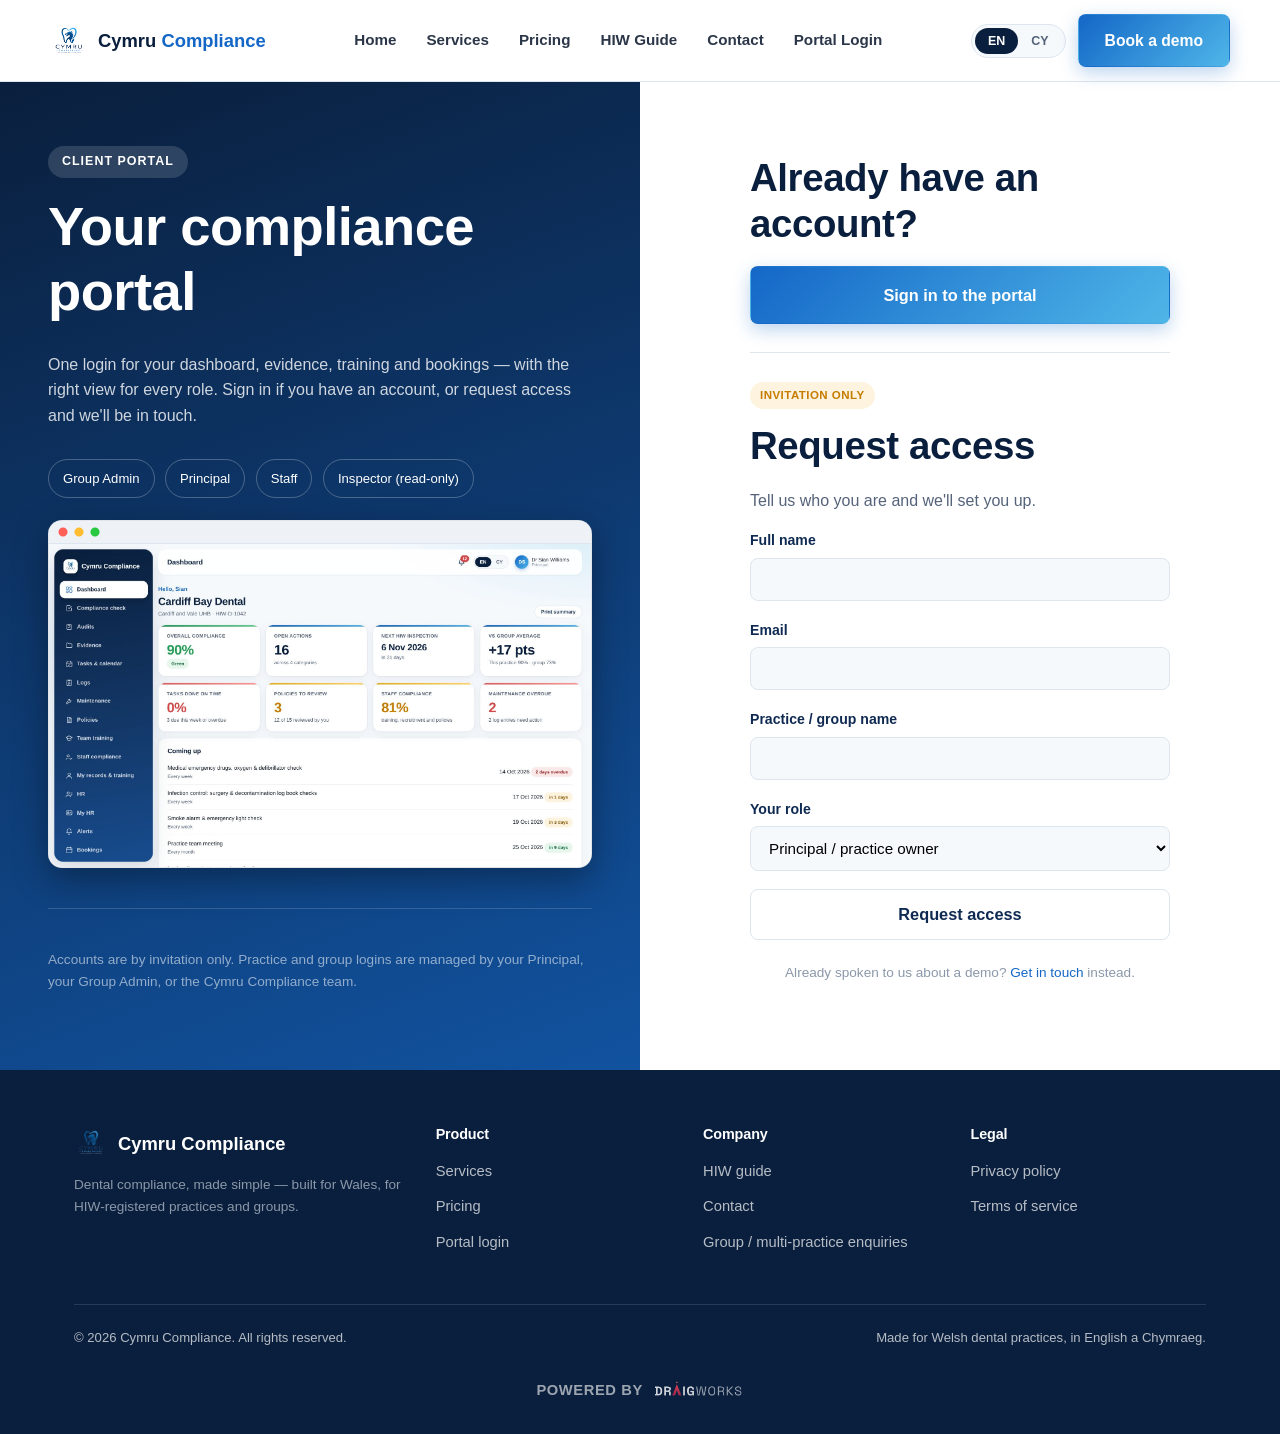
<file: dental-compliance/portal.html>
<!doctype html>
<html lang="en">
<head>
<meta charset="UTF-8">
<meta name="viewport" content="width=device-width, initial-scale=1">
<title>Portal — Cymru Compliance</title>
<meta name="description" content="Sign in to the Cymru Compliance client portal, or request access for your practice or group.">
<link rel="icon" href="img/favicon-32.png" sizes="32x32">
<link rel="apple-touch-icon" href="img/apple-touch-icon.png">
<link rel="stylesheet" href="css/style.css">
</head>
<body data-page="portal">
<a class="skip-link" href="#main">Skip to content</a>

<header class="site-header">
  <div class="container nav">
    <a href="index.html" class="brand"><img src="img/logo-header.png" alt="Cymru Compliance logo" width="38" height="38"><span>Cymru <span class="cy">Compliance</span></span></a>
    <nav class="nav-links" id="nav-links">
      <a href="index.html" data-i18n="nav-home">Home</a>
      <a href="services.html" data-i18n="nav-services">Services</a>
      <a href="pricing.html" data-i18n="nav-pricing">Pricing</a>
      <a href="hiw-guide.html" data-i18n="nav-hiw">HIW Guide</a>
      <a href="contact.html" data-i18n="nav-contact">Contact</a>
      <a href="portal/app.html" data-i18n="nav-portal">Portal Login</a>
    </nav>
    <div class="nav-actions">
      <div class="lang-toggle">
        <button data-lang="en" class="active">EN</button>
        <button data-lang="cy">CY</button>
      </div>
      <a href="contact.html" class="btn btn-primary desktop-only" data-i18n="nav-cta">Book a demo</a>
      <button class="nav-toggle" aria-label="Toggle navigation" aria-expanded="false">
        <span></span><span></span><span></span>
      </button>
    </div>
  </div>
</header>

<main id="main">
  <div class="portal-wrap">

    <div class="portal-side">
      <span class="eyebrow" style="background:rgba(255,255,255,0.14);color:#fff;width:fit-content;" data-i18n="portal-eyebrow">Client portal</span>
      <h1 style="color:#fff;" data-i18n="portal-title">Your compliance portal</h1>
      <p style="color:rgba(255,255,255,0.8);" data-i18n="portal-body">One login for your dashboard, evidence, training and bookings — with the right view for every role. Sign in if you have an account, or request access and we'll be in touch.</p>
      <div style="margin-top:8px;">
        <span class="role-pill" data-i18n="portal-role-1">Group Admin</span>
        <span class="role-pill" data-i18n="portal-role-2">Principal</span>
        <span class="role-pill" data-i18n="portal-role-3">Staff</span>
        <span class="role-pill" data-i18n="portal-role-4">Inspector (read-only)</span>
      </div>
      <figure class="shot" style="margin:22px 0 0;"><img src="img/screens/dashboard.jpg" alt="Portal dashboard" loading="lazy" width="1800" height="1075"></figure>
      <hr class="divider" style="border-color:rgba(255,255,255,0.15);background:rgba(255,255,255,0.15);">
      <p class="small" style="color:rgba(255,255,255,0.55);" data-i18n="portal-admin-note">Accounts are by invitation only. Practice and group logins are managed by your Principal, your Group Admin, or the Cymru Compliance team.</p>
    </div>

    <div class="portal-main">
      <div class="portal-card">
        <h2 data-i18n="portal-signin-title">Already have an account?</h2>
        <a href="portal/app.html" class="btn btn-primary btn-block btn-lg" data-i18n="portal-signin-btn">Sign in to the portal</a>

        <hr class="divider" style="margin:28px 0;">

        <span class="tag amber" data-i18n="portal-badge">Invitation only</span>
        <h2 style="margin-top:14px;" data-i18n="portal-form-title">Request access</h2>
        <p data-i18n="portal-form-sub">Tell us who you are and we'll set you up.</p>

        <form id="waitlist-form">
          <div class="field">
            <label for="wf-name" data-i18n="portal-label-name">Full name</label>
            <input type="text" id="wf-name" name="Name" required>
          </div>
          <div class="field">
            <label for="wf-email" data-i18n="portal-label-email">Email</label>
            <input type="email" id="wf-email" name="Email" required>
          </div>
          <div class="field">
            <label for="wf-practice" data-i18n="portal-label-practice">Practice / group name</label>
            <input type="text" id="wf-practice" name="Practice or group name">
          </div>
          <div class="field">
            <label for="wf-role" data-i18n="portal-label-role">Your role</label>
            <select id="wf-role" name="Role">
              <option data-i18n="portal-role-opt-1">Principal / practice owner</option>
              <option data-i18n="portal-role-opt-2">Group Admin</option>
              <option data-i18n="portal-role-opt-3">Practice Manager</option>
              <option data-i18n="portal-role-opt-4">Staff member</option>
              <option data-i18n="portal-role-opt-5">Other</option>
            </select>
          </div>
          <input type="text" name="website" tabindex="-1" autocomplete="off" aria-hidden="true" style="position:absolute;left:-9999px;height:0;width:0;opacity:0">
          <button type="submit" class="btn btn-secondary btn-block btn-lg" data-i18n="portal-submit">Request access</button>
        </form>
        <div class="form-sent" data-i18n="portal-sent">Thanks — we've received your request and will be in touch shortly.</div>
        <div class="form-success" data-i18n="portal-success">Thanks — your email client should have opened with your details ready to send. If nothing opened, email us directly at solutions@draigworks.uk.</div>

        <p class="small text-center" style="margin-top:22px;" data-i18n="portal-footnote">Already spoken to us about a demo? <a href="contact.html">Get in touch</a> instead.</p>
      </div>
    </div>

  </div>
</main>

<footer class="site-footer">
  <div class="container">
    <div class="footer-grid">
      <div>
        <div class="brand"><img src="img/logo-header.png" alt="Cymru Compliance logo" style="width:34px;height:34px;"><span>Cymru Compliance</span></div>
        <p class="small" data-i18n="footer-tagline" style="margin-top:14px;">Dental compliance, made simple — built for Wales, for HIW-registered practices and groups.</p>
      </div>
      <div>
        <h4 data-i18n="footer-product">Product</h4>
        <ul>
          <li><a href="services.html" data-i18n="footer-services">Services</a></li>
          <li><a href="pricing.html" data-i18n="footer-pricing">Pricing</a></li>
          <li><a href="portal/app.html" data-i18n="footer-portal">Portal login</a></li>
        </ul>
      </div>
      <div>
        <h4 data-i18n="footer-company">Company</h4>
        <ul>
          <li><a href="hiw-guide.html" data-i18n="footer-hiw">HIW guide</a></li>
          <li><a href="contact.html" data-i18n="footer-contact">Contact</a></li>
          <li><a href="contact.html#group" data-i18n="footer-group">Group / multi-practice enquiries</a></li>
        </ul>
      </div>
      <div>
        <h4 data-i18n="footer-legal">Legal</h4>
        <ul>
          <li><a href="#" data-i18n="footer-privacy">Privacy policy</a></li>
          <li><a href="#" data-i18n="footer-terms">Terms of service</a></li>
        </ul>
      </div>
    </div>
    <div class="footer-bottom">
      <span>&copy; <span data-year></span> Cymru Compliance. <span data-i18n="footer-rights">All rights reserved.</span></span>
      <span data-i18n="footer-madefor">Made for Welsh dental practices, in English a Chymraeg.</span>
    </div>
  </div>
</footer>

<script src="js/site-config.js"></script>
<script src="js/translations.js"></script>
<script src="js/main.js"></script>
</body>
</html>
</file>
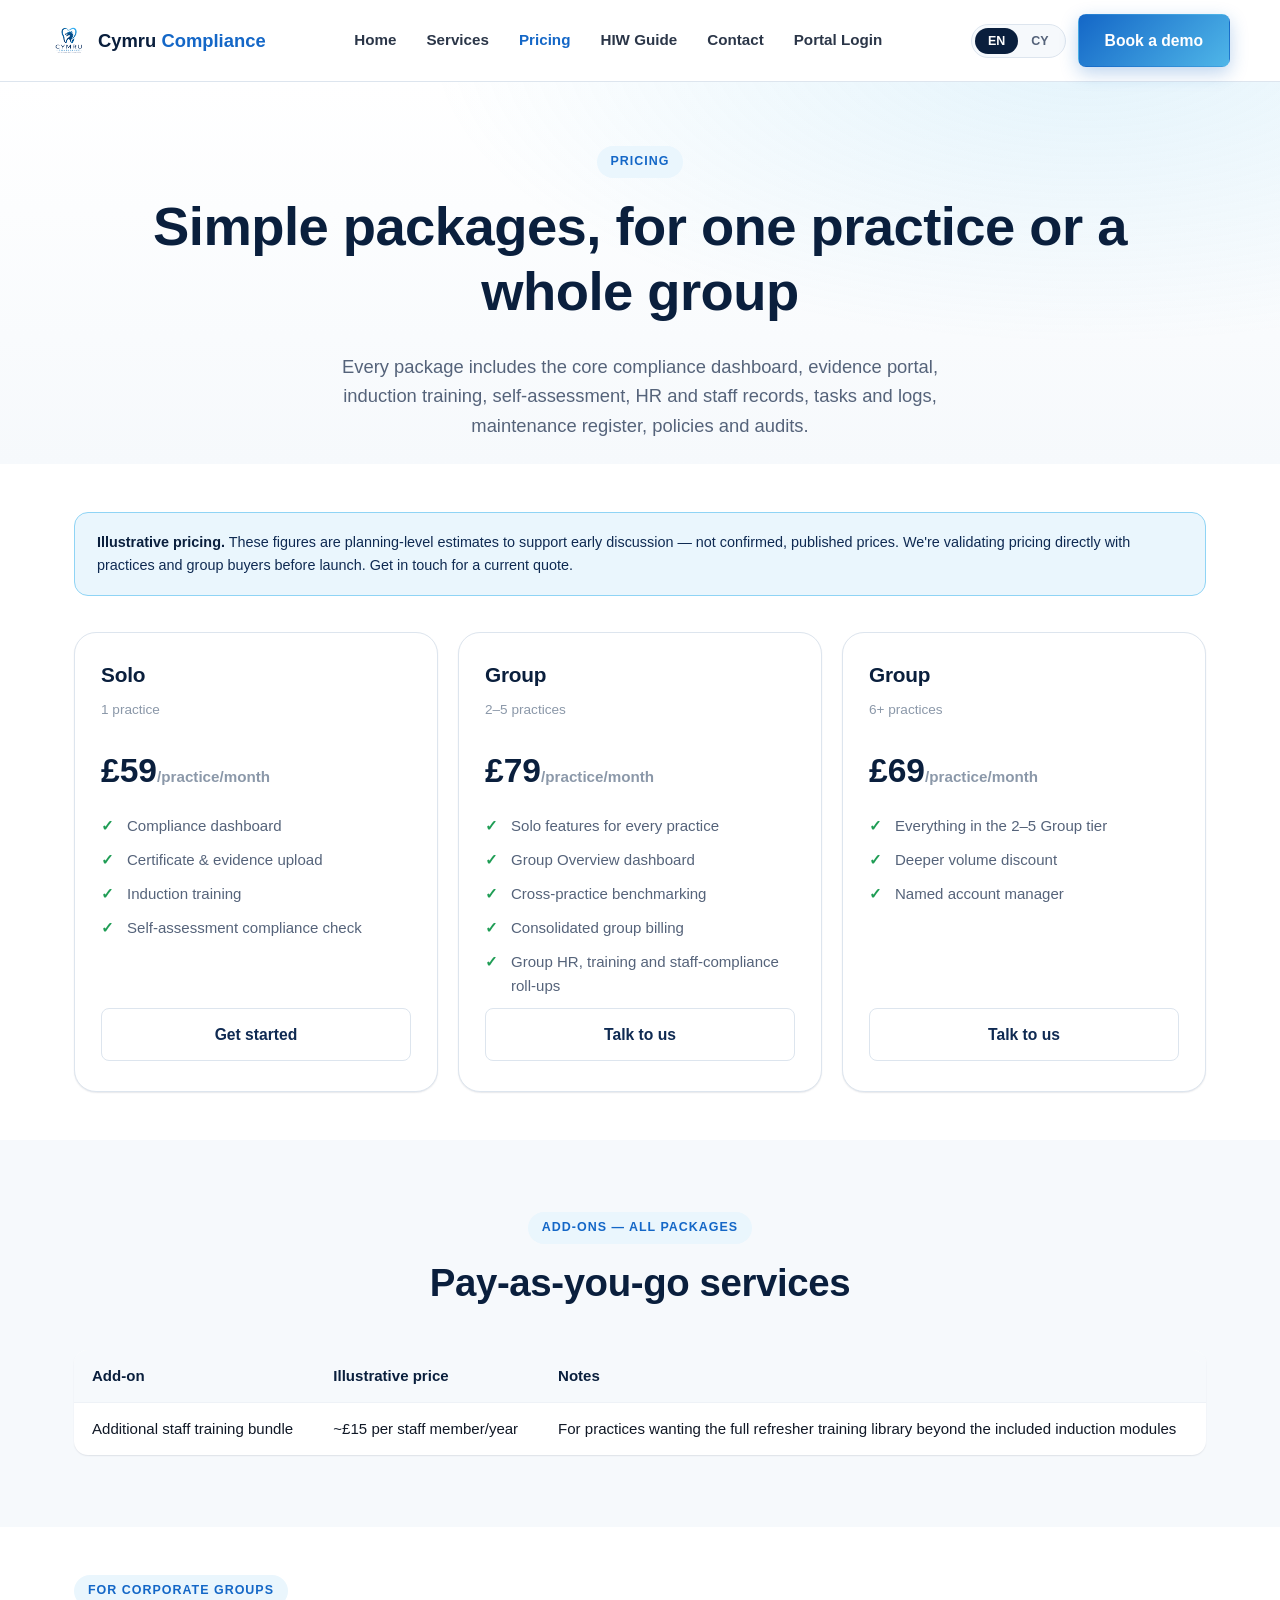
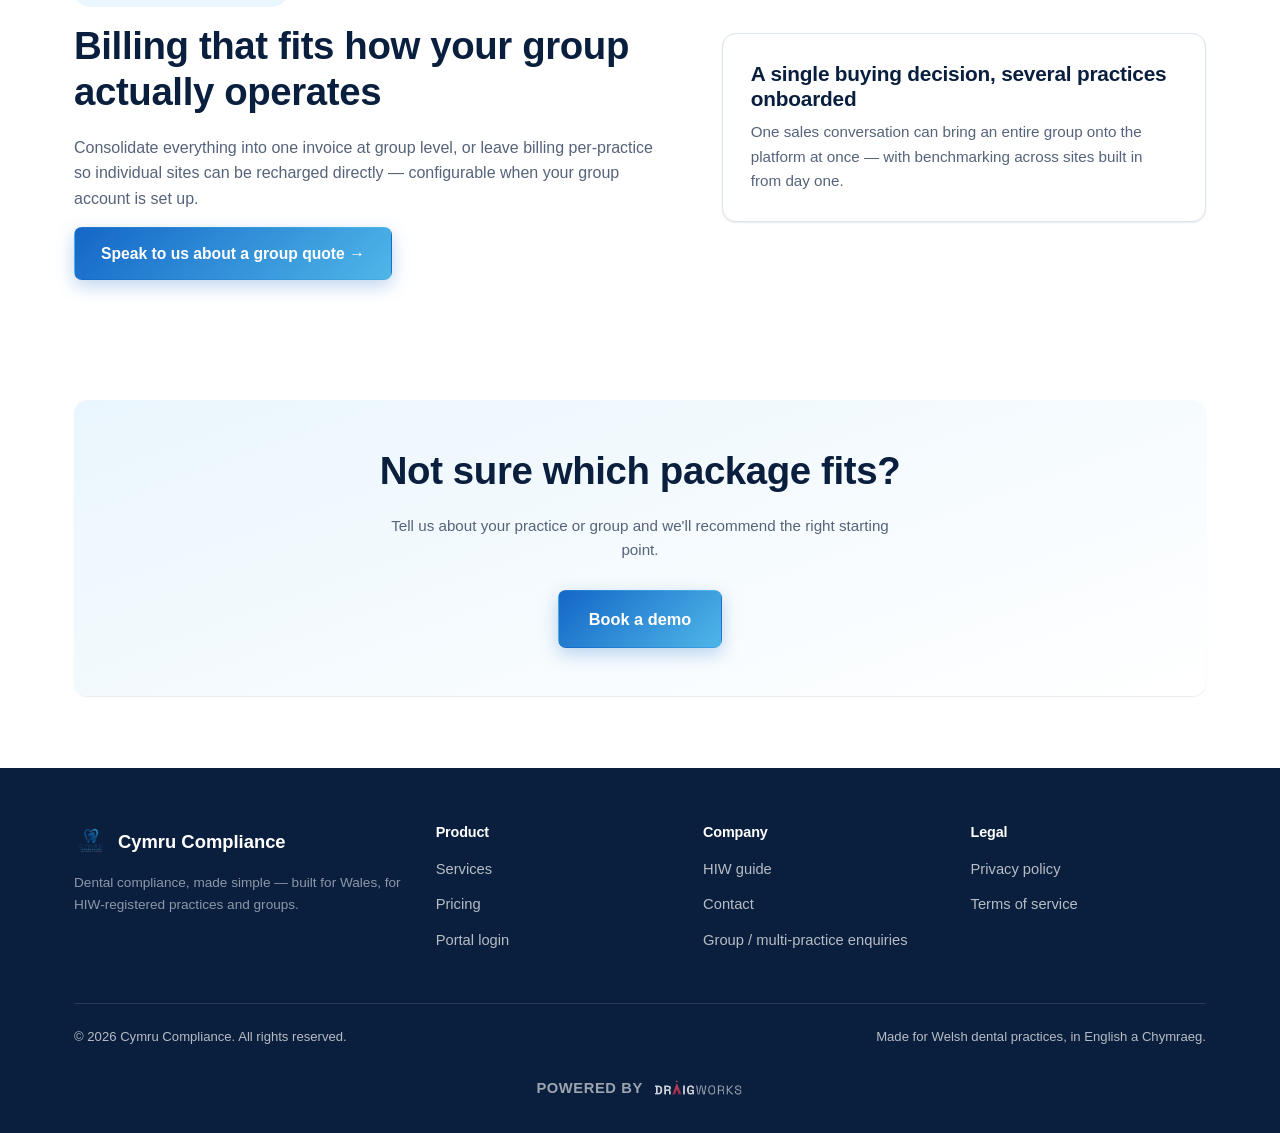
<file: dental-compliance/pricing.html>
<!doctype html>
<html lang="en">
<head>
<meta charset="UTF-8">
<meta name="viewport" content="width=device-width, initial-scale=1">
<title>Pricing — Cymru Compliance</title>
<meta name="description" content="Illustrative pricing for Cymru Compliance: Solo, Practice Plus, and Group packages for Welsh dental practices, plus pay-as-you-go add-ons.">
<link rel="icon" href="img/favicon-32.png" sizes="32x32">
<link rel="apple-touch-icon" href="img/apple-touch-icon.png">
<link rel="stylesheet" href="css/style.css">
</head>
<body data-page="pricing">
<a class="skip-link" href="#main">Skip to content</a>

<header class="site-header">
  <div class="container nav">
    <a href="index.html" class="brand"><img src="img/logo-header.png" alt="Cymru Compliance logo" width="38" height="38"><span>Cymru <span class="cy">Compliance</span></span></a>
    <nav class="nav-links" id="nav-links">
      <a href="index.html" data-i18n="nav-home">Home</a>
      <a href="services.html" data-i18n="nav-services">Services</a>
      <a href="pricing.html" data-i18n="nav-pricing">Pricing</a>
      <a href="hiw-guide.html" data-i18n="nav-hiw">HIW Guide</a>
      <a href="contact.html" data-i18n="nav-contact">Contact</a>
      <a href="portal/app.html" data-i18n="nav-portal">Portal Login</a>
    </nav>
    <div class="nav-actions">
      <div class="lang-toggle">
        <button data-lang="en" class="active">EN</button>
        <button data-lang="cy">CY</button>
      </div>
      <a href="contact.html" class="btn btn-primary desktop-only" data-i18n="nav-cta">Book a demo</a>
      <button class="nav-toggle" aria-label="Toggle navigation" aria-expanded="false">
        <span></span><span></span><span></span>
      </button>
    </div>
  </div>
</header>

<main id="main">

  <section class="hero" style="padding:64px 0 24px;">
    <div class="container text-center">
      <span class="eyebrow" data-i18n="price-eyebrow">Pricing</span>
      <h1 data-i18n="price-title">Simple packages, for one practice or a whole group</h1>
      <p class="lede" style="margin:0 auto;" data-i18n="price-sub">Every package includes the core compliance dashboard, evidence portal, induction training, self-assessment, HR and staff records, tasks and logs, maintenance register, policies and audits.</p>
    </div>
  </section>

  <section class="tight">
    <div class="container">
      <div class="note-box" style="margin-bottom:36px;">
        <strong data-i18n="price-note-strong">Illustrative pricing.</strong>
        <span data-i18n="price-note-body">These figures are planning-level estimates to support early discussion — not confirmed, published prices. We're validating pricing directly with practices and group buyers before launch. Get in touch for a current quote.</span>
      </div>

      <div class="price-grid">
        <div class="price-card">
          <h3 data-i18n="price-solo-name">Solo</h3>
          <p class="small" data-i18n="price-solo-desc">1 practice</p>
          <div class="price-amount">£59<span data-i18n="price-per-practice">/practice/month</span></div>
          <ul class="card-list">
            <li data-i18n="price-solo-li-1">Compliance dashboard</li>
            <li data-i18n="price-solo-li-2">Certificate &amp; evidence upload</li>
            <li data-i18n="price-solo-li-3">Induction training</li>
            <li data-i18n="price-solo-li-4">Self-assessment compliance check</li>
            <li class="later" data-i18n="price-solo-li-5">Pre-inspection visits &amp; PM training available pay-as-you-go</li>
          </ul>
          <a href="contact.html" class="btn btn-secondary btn-block" data-i18n="price-cta-solo">Get started</a>
        </div>

        <div class="price-card featured later">
          <span class="badge" data-i18n="price-popular">Most popular</span>
          <h3 data-i18n="price-plus-name">Practice Plus</h3>
          <p class="small" data-i18n="price-plus-desc">1 practice</p>
          <div class="price-amount">£89<span data-i18n="price-per-practice">/practice/month</span></div>
          <ul class="card-list">
            <li data-i18n="price-plus-li-1">Everything in Solo</li>
            <li data-i18n="price-plus-li-2">1 pre-inspection visit per year included</li>
            <li data-i18n="price-plus-li-3">1 practice manager training seat included</li>
          </ul>
          <a href="contact.html" class="btn btn-primary btn-block" data-i18n="price-cta-plus">Get started</a>
        </div>

        <div class="price-card">
          <h3 data-i18n="price-group5-name">Group</h3>
          <p class="small" data-i18n="price-group5-desc">2–5 practices</p>
          <div class="price-amount">£79<span data-i18n="price-per-practice">/practice/month</span></div>
          <ul class="card-list">
            <li data-i18n="price-group5-li-1">Solo features for every practice</li>
            <li data-i18n="price-group5-li-2">Group Overview dashboard</li>
            <li data-i18n="price-group5-li-3">Cross-practice benchmarking</li>
            <li data-i18n="price-group5-li-4">Consolidated group billing</li>
            <li data-i18n="price-group5-li-5">Group HR, training and staff-compliance roll-ups</li>
          </ul>
          <a href="contact.html#group" class="btn btn-secondary btn-block" data-i18n="price-cta-group">Talk to us</a>
        </div>

        <div class="price-card">
          <h3 data-i18n="price-group6-name">Group</h3>
          <p class="small" data-i18n="price-group6-desc">6+ practices</p>
          <div class="price-amount">£69<span data-i18n="price-per-practice">/practice/month</span></div>
          <ul class="card-list">
            <li data-i18n="price-group6-li-1">Everything in the 2–5 Group tier</li>
            <li data-i18n="price-group6-li-2">Deeper volume discount</li>
            <li data-i18n="price-group6-li-3">Named account manager</li>
          </ul>
          <a href="contact.html#group" class="btn btn-secondary btn-block" data-i18n="price-cta-group">Talk to us</a>
        </div>
      </div>
    </div>
  </section>

  <!-- ADD-ONS -->
  <section class="band" id="addons">
    <div class="container">
      <div class="section-head center">
        <span class="eyebrow" data-i18n="addons-eyebrow">Add-ons — all packages</span>
        <h2 data-i18n="addons-title">Pay-as-you-go services</h2>
      </div>
      <table class="simple-table">
        <thead>
          <tr>
            <th data-i18n="addons-th-1">Add-on</th>
            <th data-i18n="addons-th-2">Illustrative price</th>
            <th data-i18n="addons-th-3">Notes</th>
          </tr>
        </thead>
        <tbody>
          <tr class="later">
            <td data-i18n="addons-1-name">Extra pre-inspection visit</td>
            <td>~£450 <span data-i18n="addons-1-unit">per visit</span></td>
            <td data-i18n="addons-1-note">Full mock inspection and written gap report; priced as a service day, not a software fee</td>
          </tr>
          <tr class="later">
            <td data-i18n="addons-2-name">Practice manager training</td>
            <td>~£250 <span data-i18n="addons-2-unit">per seat</span></td>
            <td data-i18n="addons-2-note">Discounted cohort pricing available for Group Admins booking across several practices at once</td>
          </tr>
          <tr>
            <td data-i18n="addons-3-name">Additional staff training bundle</td>
            <td>~£15 <span data-i18n="addons-3-unit">per staff member/year</span></td>
            <td data-i18n="addons-3-note">For practices wanting the full refresher training library beyond the included induction modules</td>
          </tr>
        </tbody>
      </table>
    </div>
  </section>

  <!-- GROUP BILLING NOTE -->
  <section class="tight">
    <div class="container hero-grid">
      <div>
        <span class="eyebrow" data-i18n="billing-eyebrow">For corporate groups</span>
        <h2 data-i18n="billing-title">Billing that fits how your group actually operates</h2>
        <p data-i18n="billing-body">Consolidate everything into one invoice at group level, or leave billing per-practice so individual sites can be recharged directly — configurable when your group account is set up.</p>
        <a href="contact.html#group" class="btn btn-primary" data-i18n="billing-cta">Speak to us about a group quote →</a>
      </div>
      <div class="card">
        <h3 data-i18n="billing-card-title">A single buying decision, several practices onboarded</h3>
        <p data-i18n="billing-card-body">One sales conversation can bring an entire group onto the platform at once — with benchmarking across sites built in from day one.</p>
      </div>
    </div>
  </section>

  <!-- CTA -->
  <section>
    <div class="container">
      <div class="card" style="padding:48px;text-align:center;background:linear-gradient(160deg,var(--sky-100),var(--white));border:none;">
        <h2 data-i18n="price-cta-title">Not sure which package fits?</h2>
        <p class="lede" style="margin:0 auto 24px;" data-i18n="price-cta-body">Tell us about your practice or group and we'll recommend the right starting point.</p>
        <div class="hero-actions" style="justify-content:center;">
          <a href="contact.html" class="btn btn-primary btn-lg" data-i18n="hero-cta-primary">Book a demo</a>
        </div>
      </div>
    </div>
  </section>

</main>

<footer class="site-footer">
  <div class="container">
    <div class="footer-grid">
      <div>
        <div class="brand"><img src="img/logo-header.png" alt="Cymru Compliance logo" style="width:34px;height:34px;"><span>Cymru Compliance</span></div>
        <p class="small" data-i18n="footer-tagline" style="margin-top:14px;">Dental compliance, made simple — built for Wales, for HIW-registered practices and groups.</p>
      </div>
      <div>
        <h4 data-i18n="footer-product">Product</h4>
        <ul>
          <li><a href="services.html" data-i18n="footer-services">Services</a></li>
          <li><a href="pricing.html" data-i18n="footer-pricing">Pricing</a></li>
          <li><a href="portal/app.html" data-i18n="footer-portal">Portal login</a></li>
        </ul>
      </div>
      <div>
        <h4 data-i18n="footer-company">Company</h4>
        <ul>
          <li><a href="hiw-guide.html" data-i18n="footer-hiw">HIW guide</a></li>
          <li><a href="contact.html" data-i18n="footer-contact">Contact</a></li>
          <li><a href="contact.html#group" data-i18n="footer-group">Group / multi-practice enquiries</a></li>
        </ul>
      </div>
      <div>
        <h4 data-i18n="footer-legal">Legal</h4>
        <ul>
          <li><a href="#" data-i18n="footer-privacy">Privacy policy</a></li>
          <li><a href="#" data-i18n="footer-terms">Terms of service</a></li>
        </ul>
      </div>
    </div>
    <div class="footer-bottom">
      <span>&copy; <span data-year></span> Cymru Compliance. <span data-i18n="footer-rights">All rights reserved.</span></span>
      <span data-i18n="footer-madefor">Made for Welsh dental practices, in English a Chymraeg.</span>
    </div>
  </div>
</footer>

<script src="js/site-config.js"></script>
<script src="js/translations.js"></script>
<script src="js/main.js"></script>
</body>
</html>
</file>
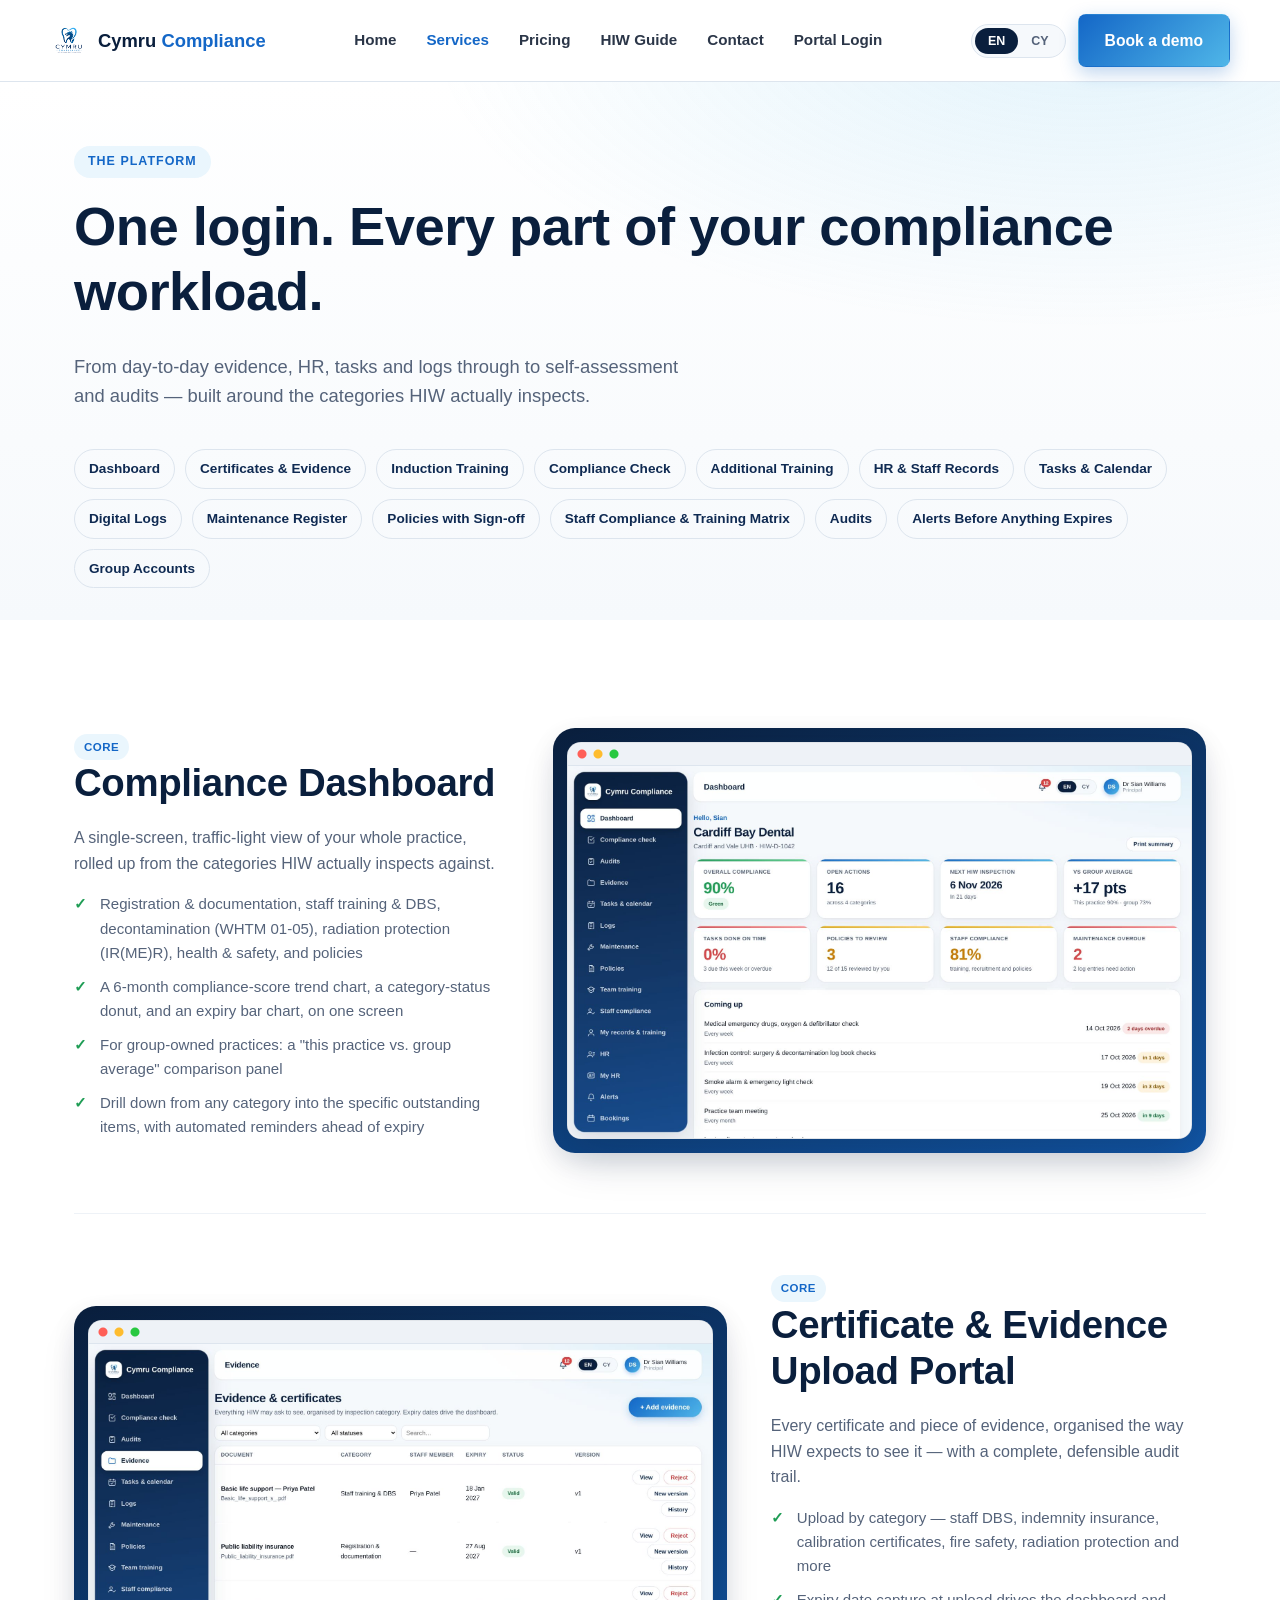
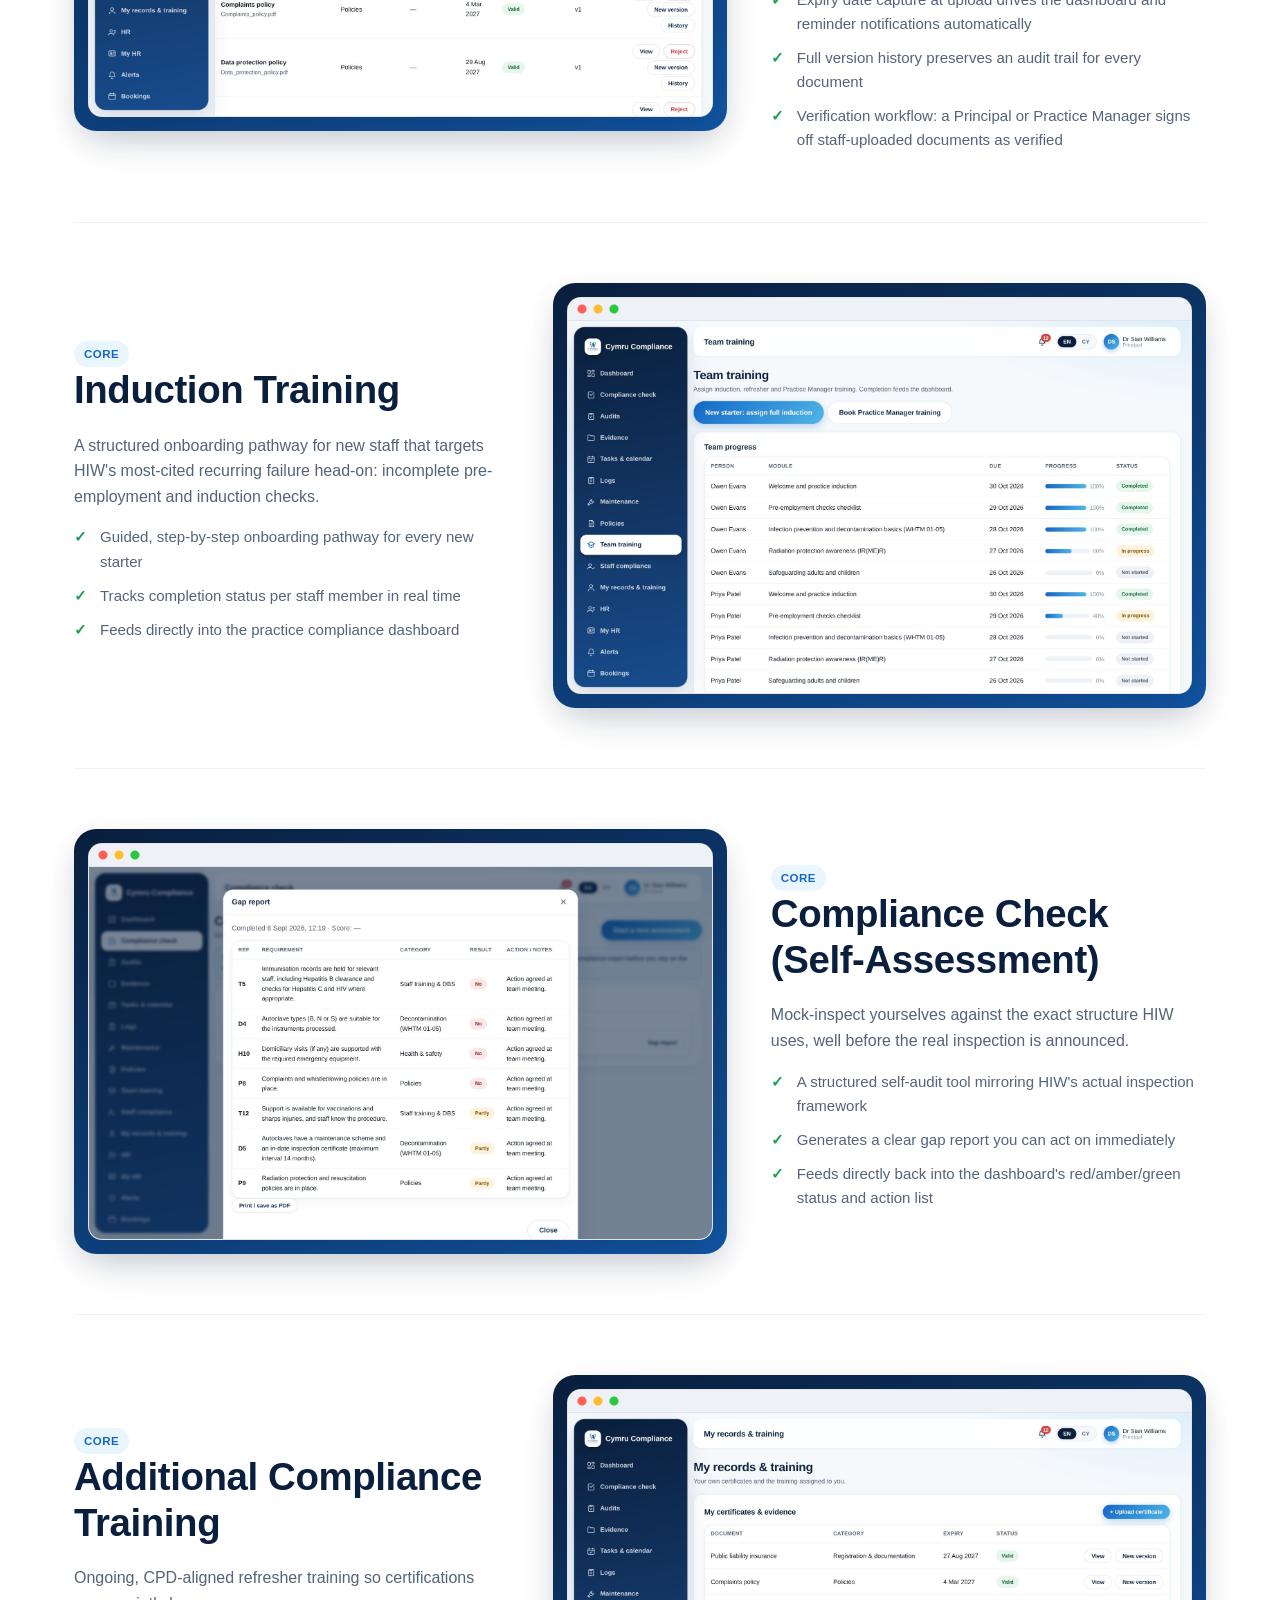
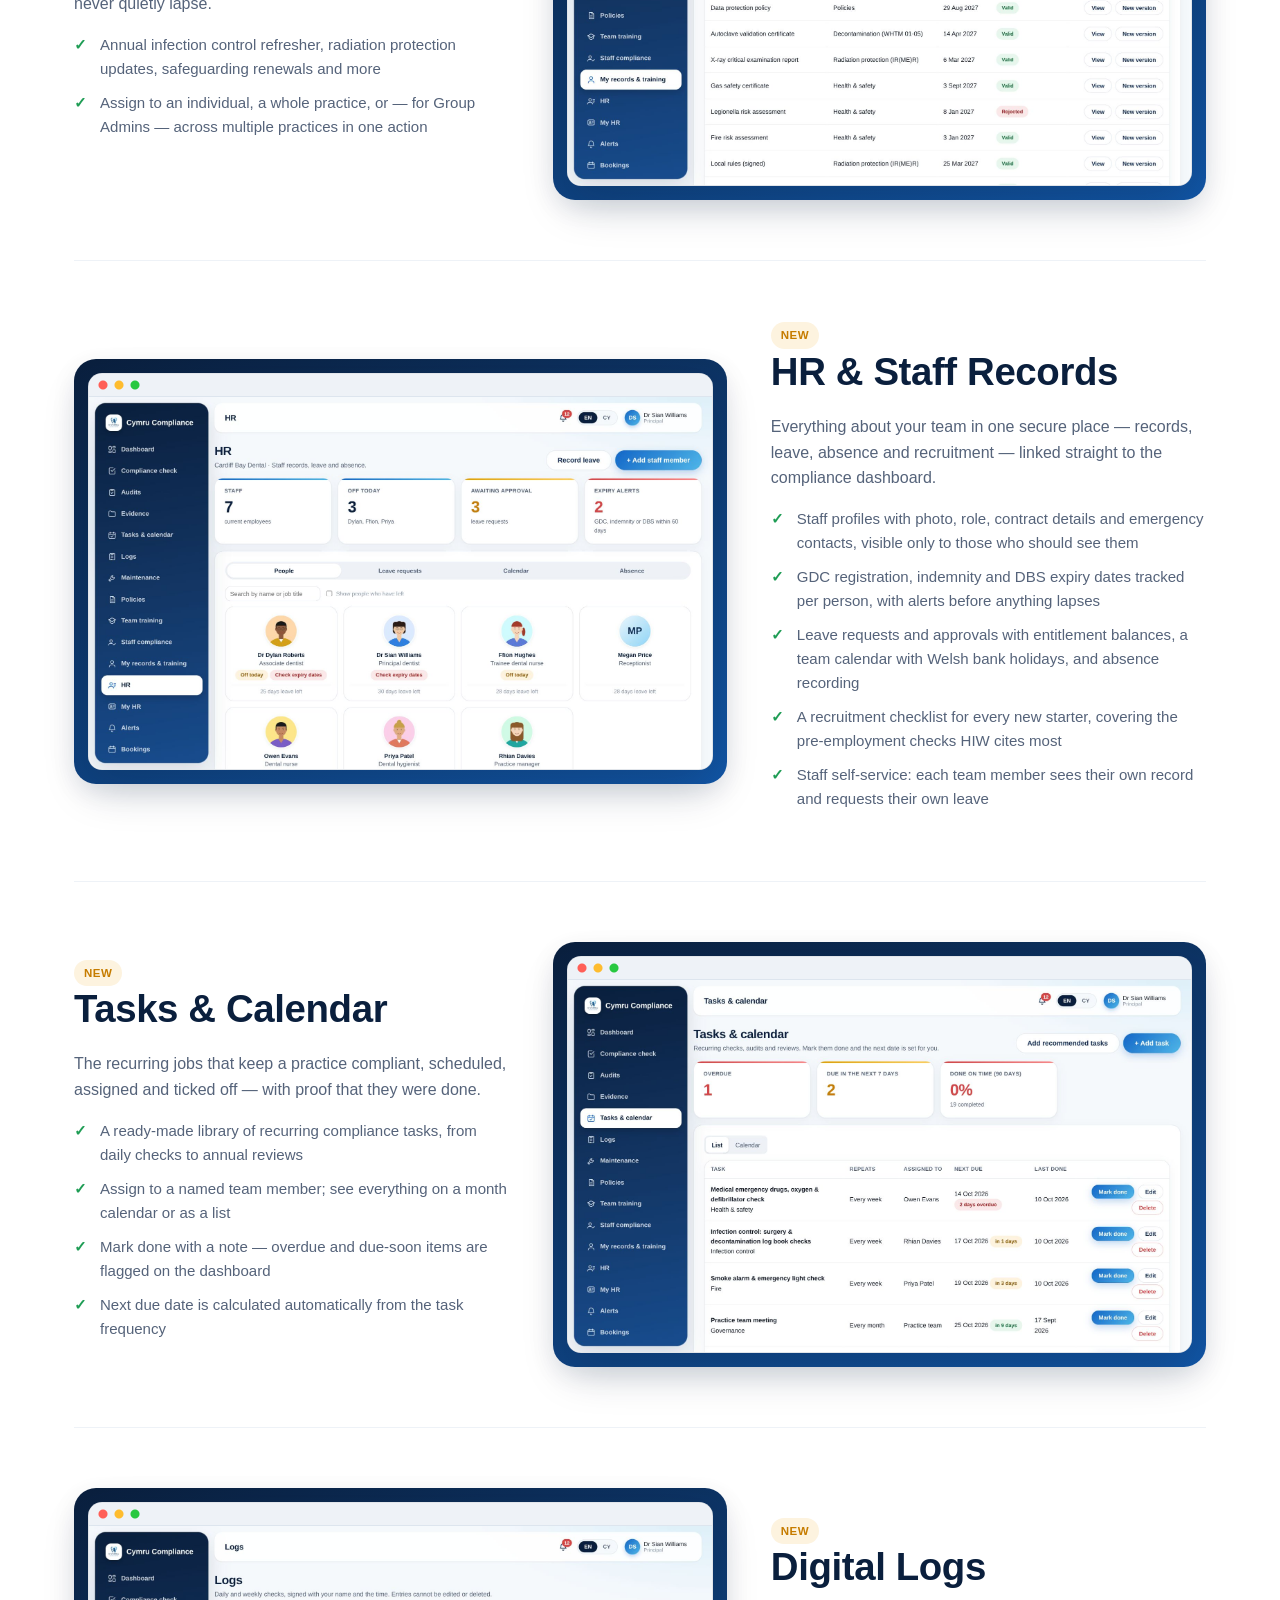
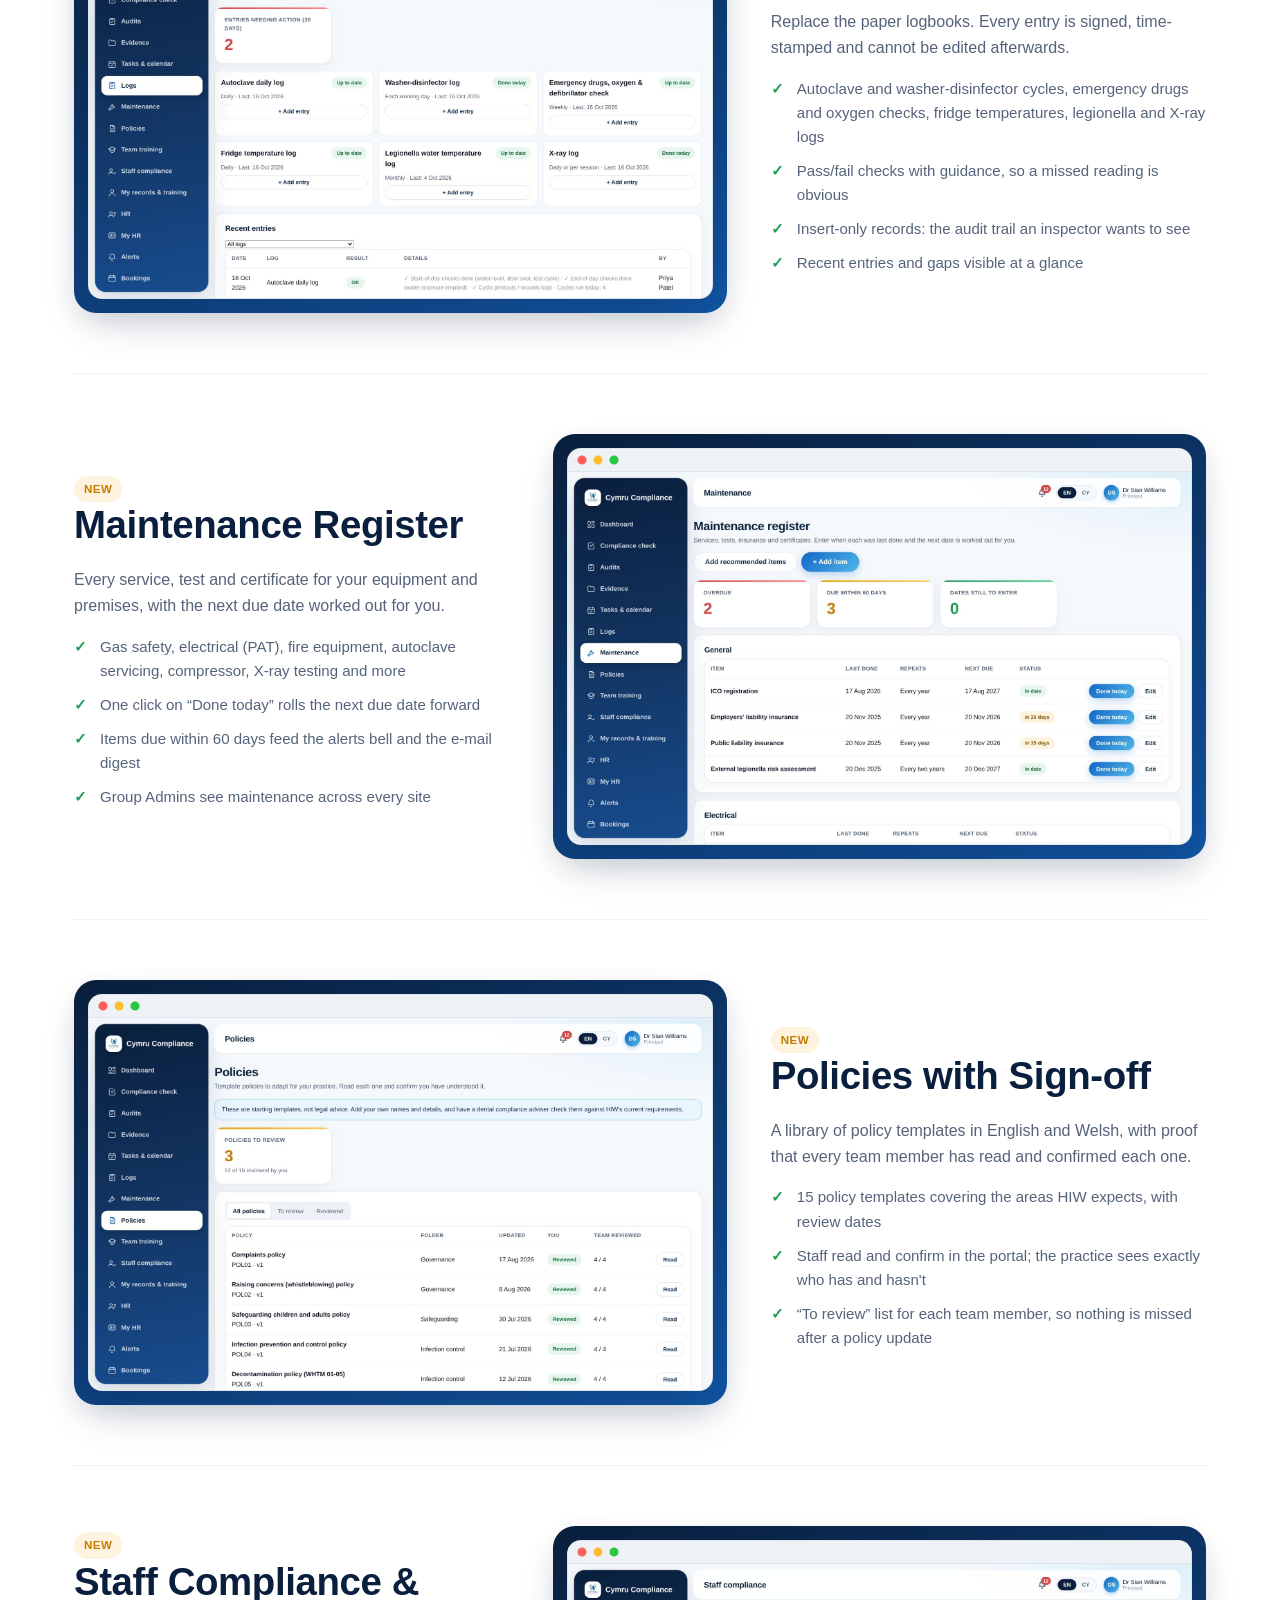
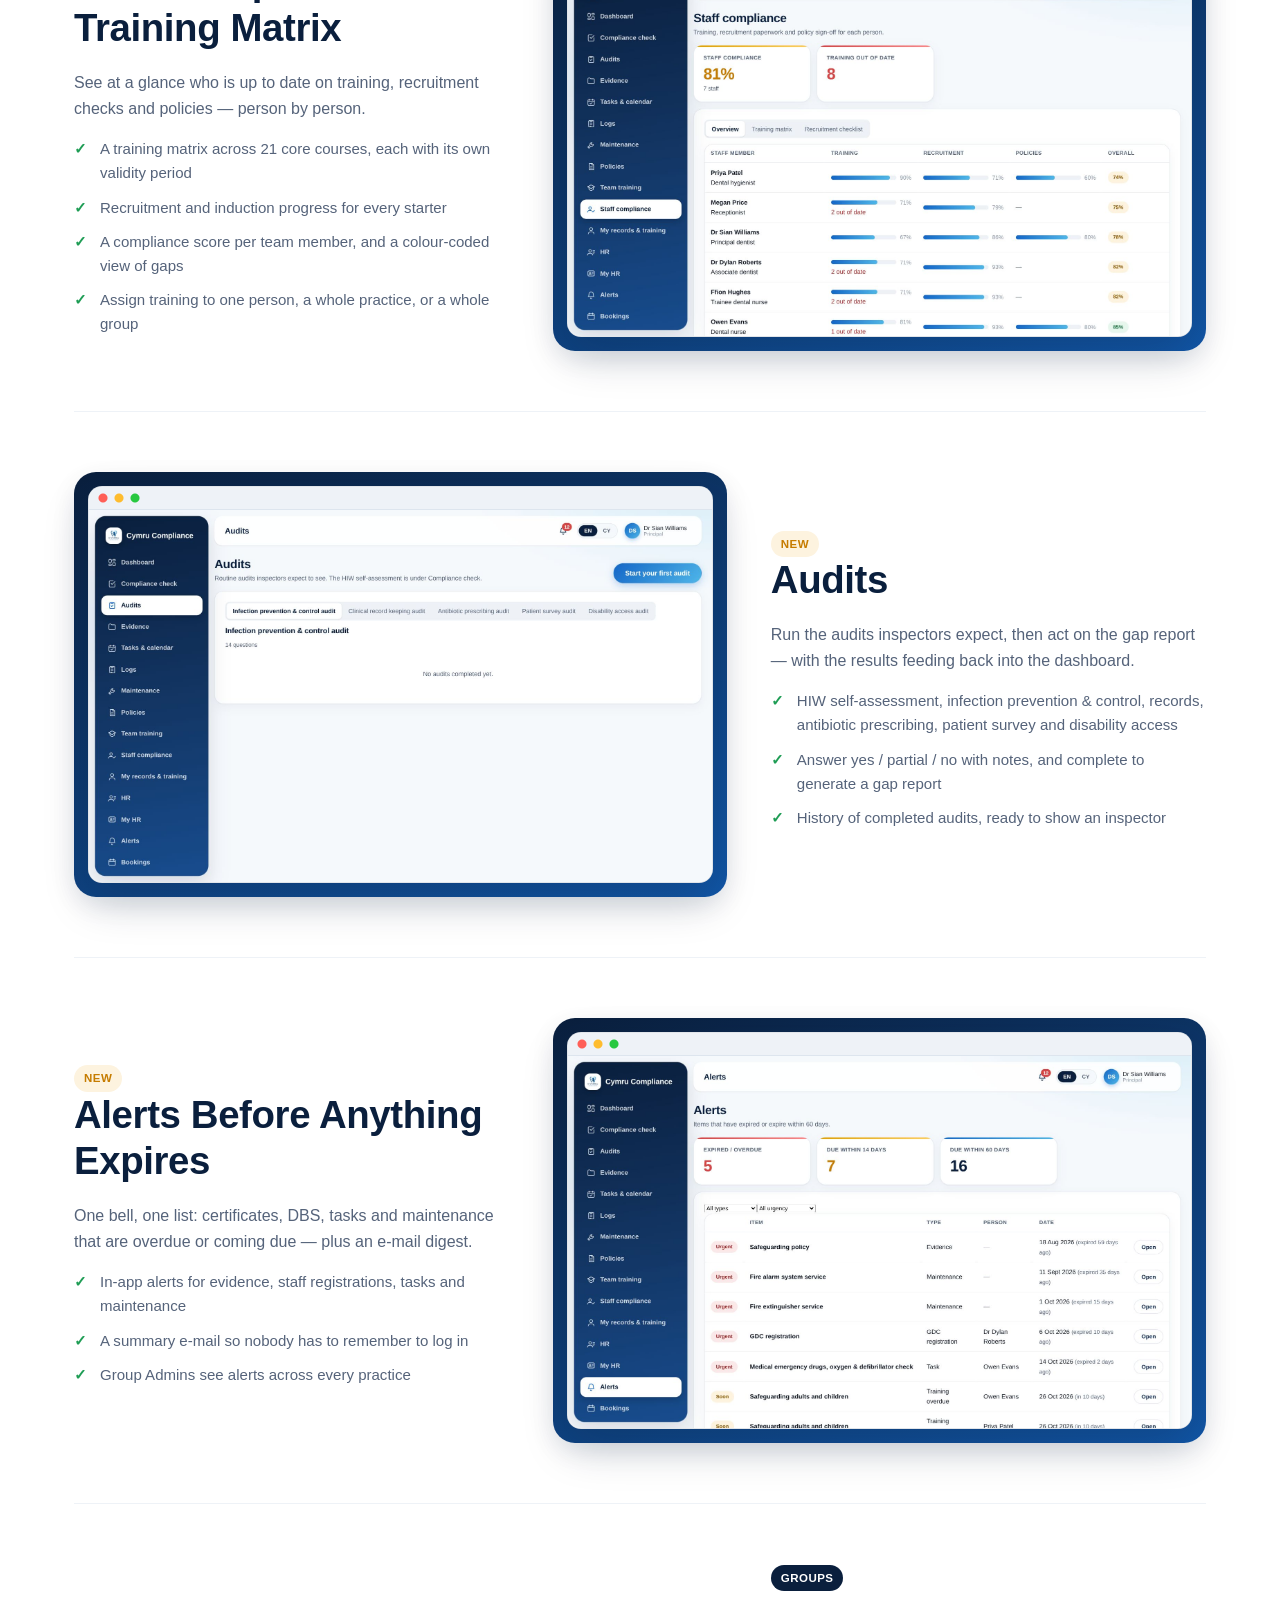
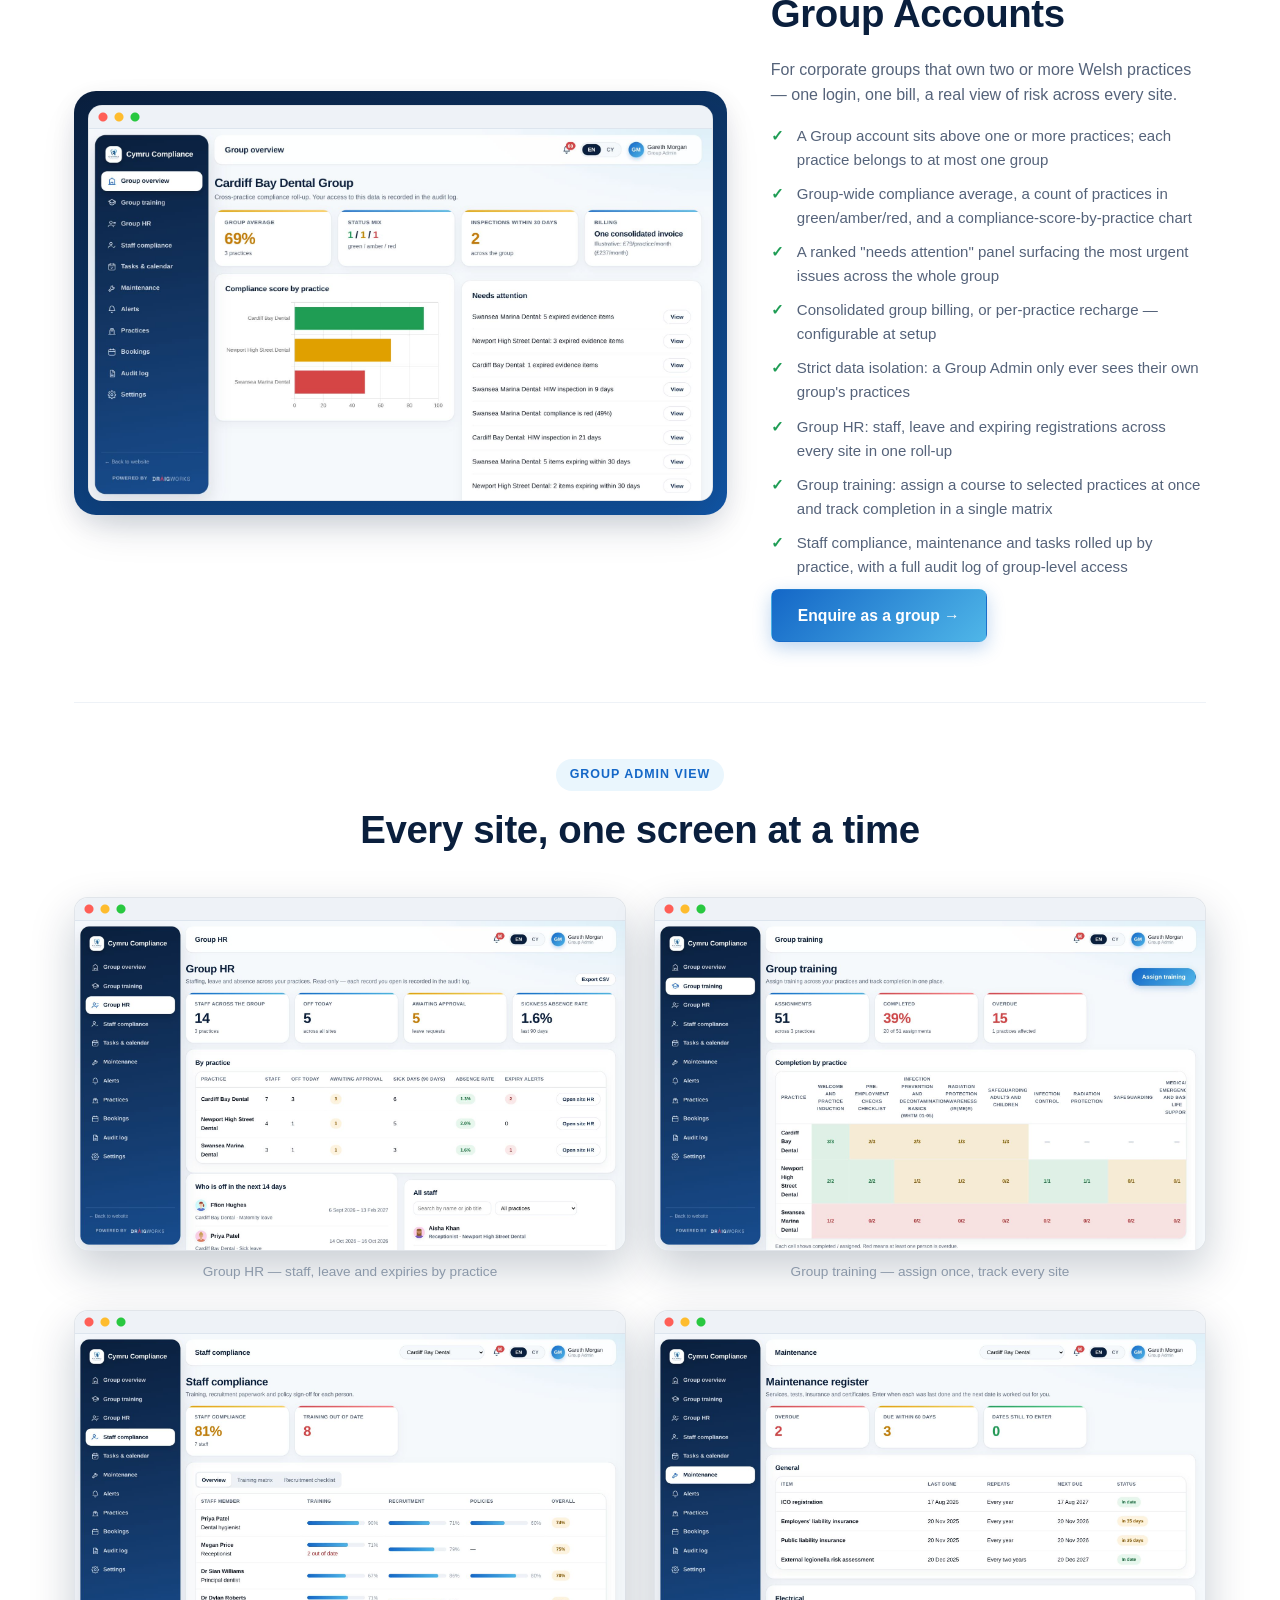
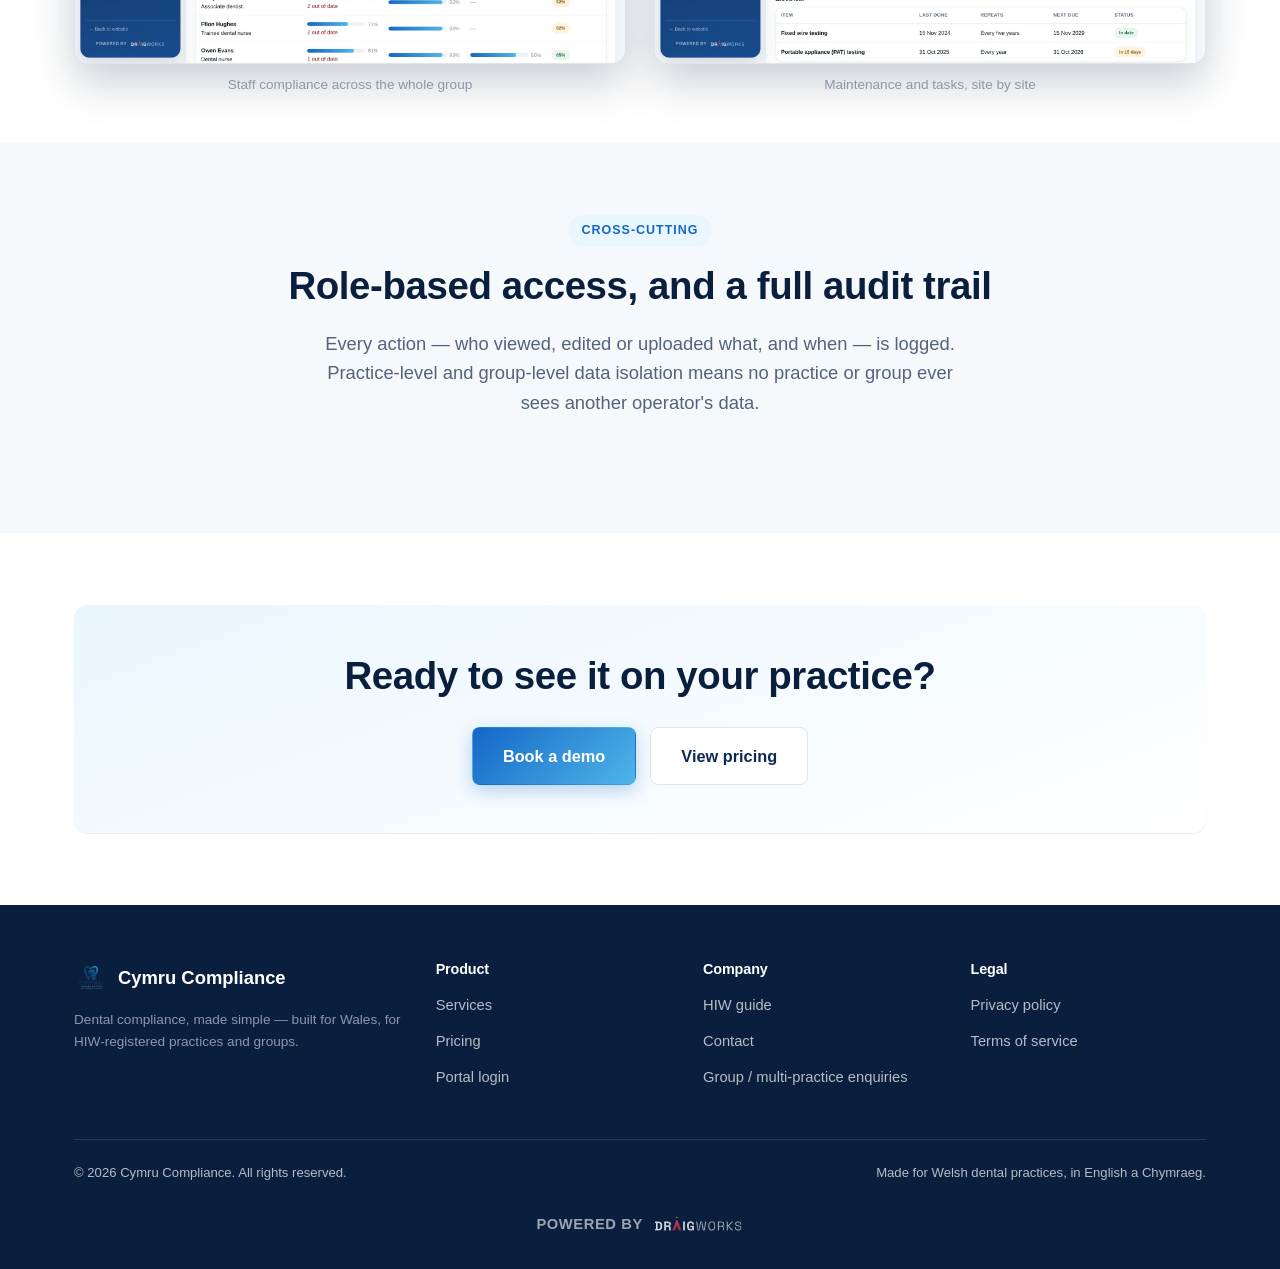
<file: dental-compliance/services.html>
<!doctype html>
<html lang="en">
<head>
<meta charset="UTF-8">
<meta name="viewport" content="width=device-width, initial-scale=1">
<title>Services — Cymru Compliance</title>
<meta name="description" content="Every feature of the Cymru Compliance portal: dashboard, evidence upload, induction training, self-assessment, HR, tasks, logs and audits and group accounts.">
<link rel="icon" href="img/favicon-32.png" sizes="32x32">
<link rel="apple-touch-icon" href="img/apple-touch-icon.png">
<link rel="stylesheet" href="css/style.css">
</head>
<body data-page="services">
<a class="skip-link" href="#main">Skip to content</a>

<header class="site-header">
  <div class="container nav">
    <a href="index.html" class="brand"><img src="img/logo-header.png" alt="Cymru Compliance logo" width="38" height="38"><span>Cymru <span class="cy">Compliance</span></span></a>
    <nav class="nav-links" id="nav-links">
      <a href="index.html" data-i18n="nav-home">Home</a>
      <a href="services.html" data-i18n="nav-services">Services</a>
      <a href="pricing.html" data-i18n="nav-pricing">Pricing</a>
      <a href="hiw-guide.html" data-i18n="nav-hiw">HIW Guide</a>
      <a href="contact.html" data-i18n="nav-contact">Contact</a>
      <a href="portal/app.html" data-i18n="nav-portal">Portal Login</a>
    </nav>
    <div class="nav-actions">
      <div class="lang-toggle">
        <button data-lang="en" class="active">EN</button>
        <button data-lang="cy">CY</button>
      </div>
      <a href="contact.html" class="btn btn-primary desktop-only" data-i18n="nav-cta">Book a demo</a>
      <button class="nav-toggle" aria-label="Toggle navigation" aria-expanded="false">
        <span></span><span></span><span></span>
      </button>
    </div>
  </div>
</header>

<main id="main">

  <section class="hero" style="padding:64px 0 32px;">
    <div class="container">
      <span class="eyebrow" data-i18n="svc-eyebrow">The platform</span>
      <h1 data-i18n="svc-title">One login. Every part of your compliance workload.</h1>
      <p class="lede" data-i18n="svc-sub">From day-to-day evidence, HR, tasks and logs through to self-assessment and audits — built around the categories HIW actually inspects.</p>
      <nav class="service-nav" aria-label="Jump to service">
        <a href="#dashboard" data-i18n="svc-nav-1">Dashboard</a>
        <a href="#certificates" data-i18n="svc-nav-2">Certificates &amp; Evidence</a>
        <a href="#induction" data-i18n="svc-nav-3">Induction Training</a>
        <a href="#compliance-check" data-i18n="svc-nav-4">Compliance Check</a>
        <a href="#additional-training" data-i18n="svc-nav-5">Additional Training</a>
        <a class="later" href="#pm-training" data-i18n="svc-nav-6">Practice Manager Training</a>
        <a class="later" href="#pre-inspection" data-i18n="svc-nav-7">Pre-Inspection Visit</a>
        <a href="#hr" data-i18n="svc-nav-hr">HR &amp; Staff Records</a>
        <a href="#tasks" data-i18n="svc-nav-tasks">Tasks &amp; Calendar</a>
        <a href="#logs" data-i18n="svc-nav-logs">Digital Logs</a>
        <a href="#maintenance" data-i18n="svc-nav-maint">Maintenance Register</a>
        <a href="#policies" data-i18n="svc-nav-pol">Policies with Sign-off</a>
        <a href="#staff-compliance" data-i18n="svc-nav-staffc">Staff Compliance &amp; Training Matrix</a>
        <a href="#audits" data-i18n="svc-nav-aud">Audits</a>
        <a href="#alerts" data-i18n="svc-nav-alert">Alerts Before Anything Expires</a>
        <a href="#groups" data-i18n="svc-nav-8">Group Accounts</a>
      </nav>
    </div>
  </section>

  <section class="tight">
    <div class="container">

      <!-- DASHBOARD -->
      <div class="feature-row" id="dashboard">
        <div>
          <span class="tag" data-i18n="dash-tag">Core</span>
          <h2 data-i18n="dash-title">Compliance Dashboard</h2>
          <p data-i18n="dash-body">A single-screen, traffic-light view of your whole practice, rolled up from the categories HIW actually inspects against.</p>
          <ul class="card-list">
            <li data-i18n="dash-li-1">Registration &amp; documentation, staff training &amp; DBS, decontamination (WHTM 01-05), radiation protection (IR(ME)R), health &amp; safety, and policies</li>
            <li data-i18n="dash-li-2">A 6-month compliance-score trend chart, a category-status donut, and an expiry bar chart, on one screen</li>
            <li data-i18n="dash-li-3">For group-owned practices: a "this practice vs. group average" comparison panel</li>
            <li data-i18n="dash-li-4">Drill down from any category into the specific outstanding items, with automated reminders ahead of expiry</li>
          </ul>
        </div>
        <div class="feature-visual shot-visual">
          <figure class="shot"><img src="img/screens/dashboard.jpg" alt="Compliance dashboard" loading="lazy" width="1800" height="1075"></figure>
        </div>
      </div>

      <!-- CERTIFICATES -->
      <div class="feature-row reverse" id="certificates">
        <div>
          <span class="tag" data-i18n="certs-tag">Core</span>
          <h2 data-i18n="certs-title">Certificate &amp; Evidence Upload Portal</h2>
          <p data-i18n="certs-body">Every certificate and piece of evidence, organised the way HIW expects to see it — with a complete, defensible audit trail.</p>
          <ul class="card-list">
            <li data-i18n="certs-li-1">Upload by category — staff DBS, indemnity insurance, calibration certificates, fire safety, radiation protection and more</li>
            <li data-i18n="certs-li-2">Expiry date capture at upload drives the dashboard and reminder notifications automatically</li>
            <li data-i18n="certs-li-3">Full version history preserves an audit trail for every document</li>
            <li data-i18n="certs-li-4">Verification workflow: a Principal or Practice Manager signs off staff-uploaded documents as verified</li>
          </ul>
        </div>
        <div class="feature-visual shot-visual">
          <figure class="shot"><img src="img/screens/evidence.jpg" alt="Evidence library" loading="lazy" width="1800" height="1075"></figure>
        </div>
      </div>

      <!-- INDUCTION -->
      <div class="feature-row" id="induction">
        <div>
          <span class="tag" data-i18n="induction-tag">Core</span>
          <h2 data-i18n="induction-title">Induction Training</h2>
          <p data-i18n="induction-body">A structured onboarding pathway for new staff that targets HIW's most-cited recurring failure head-on: incomplete pre-employment and induction checks.</p>
          <ul class="card-list">
            <li data-i18n="induction-li-1">Guided, step-by-step onboarding pathway for every new starter</li>
            <li data-i18n="induction-li-2">Tracks completion status per staff member in real time</li>
            <li data-i18n="induction-li-3">Feeds directly into the practice compliance dashboard</li>
          </ul>
        </div>
        <div class="feature-visual shot-visual">
          <figure class="shot"><img src="img/screens/team-training.jpg" alt="Team training and induction progress" loading="lazy" width="1800" height="1075"></figure>
        </div>
      </div>

      <!-- COMPLIANCE CHECK -->
      <div class="feature-row reverse" id="compliance-check">
        <div>
          <span class="tag" data-i18n="check-tag">Core</span>
          <h2 data-i18n="check-title">Compliance Check (Self-Assessment)</h2>
          <p data-i18n="check-body">Mock-inspect yourselves against the exact structure HIW uses, well before the real inspection is announced.</p>
          <ul class="card-list">
            <li data-i18n="check-li-1">A structured self-audit tool mirroring HIW's actual inspection framework</li>
            <li data-i18n="check-li-2">Generates a clear gap report you can act on immediately</li>
            <li data-i18n="check-li-3">Feeds directly back into the dashboard's red/amber/green status and action list</li>
          </ul>
        </div>
        <div class="feature-visual shot-visual">
          <figure class="shot"><img src="img/screens/check.jpg" alt="Compliance check self-assessment" loading="lazy" width="1800" height="1075"></figure>
        </div>
      </div>

      <!-- ADDITIONAL TRAINING -->
      <div class="feature-row" id="additional-training">
        <div>
          <span class="tag" data-i18n="addl-tag">Core</span>
          <h2 data-i18n="addl-title">Additional Compliance Training</h2>
          <p data-i18n="addl-body">Ongoing, CPD-aligned refresher training so certifications never quietly lapse.</p>
          <ul class="card-list">
            <li data-i18n="addl-li-1">Annual infection control refresher, radiation protection updates, safeguarding renewals and more</li>
            <li data-i18n="addl-li-2">Assign to an individual, a whole practice, or — for Group Admins — across multiple practices in one action</li>
          </ul>
        </div>
        <div class="feature-visual shot-visual">
          <figure class="shot"><img src="img/screens/my-training.jpg" alt="My records and training" loading="lazy" width="1800" height="1075"></figure>
        </div>
      </div>

      <!-- PRACTICE MANAGER TRAINING -->
      <div class="feature-row reverse later" id="pm-training">
        <div>
          <span class="tag amber" data-i18n="pm-tag">Premium</span>
          <h2 data-i18n="pm-title">Practice Manager Training</h2>
          <p data-i18n="pm-body">A dedicated training track for practice managers — reflecting how central the role is to HIW inspection outcomes.</p>
          <ul class="card-list">
            <li data-i18n="pm-li-1">Structured course covering HIW inspection readiness end-to-end: what inspectors look for, running the self-assessment check, evidence management best practice, and leading a team through an announced inspection</li>
            <li data-i18n="pm-li-2">Delivered as guided e-learning plus live/webinar sessions with a compliance expert</li>
            <li data-i18n="pm-li-3">Completion feeds the compliance dashboard as a practice-level credential — "HIW-trained practice manager in post"</li>
            <li data-i18n="pm-li-4">Available as a one-off purchase, included in Practice Plus, or bulk-booked by a Group Admin across several practices</li>
          </ul>
          <a href="pricing.html#addons" class="btn btn-secondary" data-i18n="pm-cta">See pricing →</a>
        </div>
        <div class="feature-visual shot-visual">
          <figure class="shot"><img src="img/screens/bookings.jpg" alt="Bookings for Practice Manager training" loading="lazy" width="1800" height="1075"></figure>
        </div>
      </div>

      <!-- PRE-INSPECTION -->
      <div class="feature-row later" id="pre-inspection">
        <div>
          <span class="tag amber" data-i18n="visit-tag">Premium</span>
          <h2 data-i18n="visit-title">Pre-Inspection Visit &amp; Compliance Check</h2>
          <p data-i18n="visit-body">A human compliance expert runs a genuine mock inspection ahead of your real one — the highest-margin, most differentiated part of the service.</p>
          <ul class="card-list">
            <li data-i18n="visit-li-1">Bookable service: an expert visits in person, or conducts a remote review, ahead of a scheduled or anticipated HIW inspection</li>
            <li data-i18n="visit-li-2">Booking flow is tied to your practice's own dashboard data, so the reviewer prepares in advance</li>
            <li data-i18n="visit-li-3">Output is a written gap report, loaded straight back into your dashboard</li>
          </ul>
          <a href="pricing.html#addons" class="btn btn-secondary" data-i18n="visit-cta">See pricing →</a>
        </div>
        <div class="feature-visual shot-visual">
          <figure class="shot"><img src="img/screens/bookings.jpg" alt="Pre-inspection visit booking" loading="lazy" width="1800" height="1075"></figure>
        </div>
      </div>

            <!-- HR -->
      <div class="feature-row reverse" id="hr">
        <div>
          <span class="tag amber" data-i18n="hr-tag">New</span>
          <h2 data-i18n="hr-title">HR &amp; Staff Records</h2>
          <p data-i18n="hr-body">Everything about your team in one secure place — records, leave, absence and recruitment — linked straight to the compliance dashboard.</p>
          <ul class="card-list">
            <li data-i18n="hr-li-1">Staff profiles with photo, role, contract details and emergency contacts, visible only to those who should see them</li>
            <li data-i18n="hr-li-2">GDC registration, indemnity and DBS expiry dates tracked per person, with alerts before anything lapses</li>
            <li data-i18n="hr-li-3">Leave requests and approvals with entitlement balances, a team calendar with Welsh bank holidays, and absence recording</li>
            <li data-i18n="hr-li-4">A recruitment checklist for every new starter, covering the pre-employment checks HIW cites most</li>
            <li data-i18n="hr-li-5">Staff self-service: each team member sees their own record and requests their own leave</li>
          </ul>
        </div>
        <div class="feature-visual shot-visual">
          <figure class="shot"><img src="img/screens/hr.jpg" alt="HR module showing staff profiles, leave and expiry alerts" loading="lazy" width="1800" height="1075"></figure>
        </div>
      </div>

      <!-- TASKS -->
      <div class="feature-row" id="tasks">
        <div>
          <span class="tag amber" data-i18n="tasks-tag">New</span>
          <h2 data-i18n="tasks-title">Tasks &amp; Calendar</h2>
          <p data-i18n="tasks-body">The recurring jobs that keep a practice compliant, scheduled, assigned and ticked off — with proof that they were done.</p>
          <ul class="card-list">
            <li data-i18n="tasks-li-1">A ready-made library of recurring compliance tasks, from daily checks to annual reviews</li>
            <li data-i18n="tasks-li-2">Assign to a named team member; see everything on a month calendar or as a list</li>
            <li data-i18n="tasks-li-3">Mark done with a note — overdue and due-soon items are flagged on the dashboard</li>
            <li data-i18n="tasks-li-4">Next due date is calculated automatically from the task frequency</li>
          </ul>
        </div>
        <div class="feature-visual shot-visual">
          <figure class="shot"><img src="img/screens/tasks.jpg" alt="Tasks and calendar view" loading="lazy" width="1800" height="1075"></figure>
        </div>
      </div>

      <!-- LOGS -->
      <div class="feature-row reverse" id="logs">
        <div>
          <span class="tag amber" data-i18n="logs-tag">New</span>
          <h2 data-i18n="logs-title">Digital Logs</h2>
          <p data-i18n="logs-body">Replace the paper logbooks. Every entry is signed, time-stamped and cannot be edited afterwards.</p>
          <ul class="card-list">
            <li data-i18n="logs-li-1">Autoclave and washer-disinfector cycles, emergency drugs and oxygen checks, fridge temperatures, legionella and X-ray logs</li>
            <li data-i18n="logs-li-2">Pass/fail checks with guidance, so a missed reading is obvious</li>
            <li data-i18n="logs-li-3">Insert-only records: the audit trail an inspector wants to see</li>
            <li data-i18n="logs-li-4">Recent entries and gaps visible at a glance</li>
          </ul>
        </div>
        <div class="feature-visual shot-visual">
          <figure class="shot"><img src="img/screens/logs.jpg" alt="Digital logs for autoclave, fridge, legionella and more" loading="lazy" width="1800" height="1075"></figure>
        </div>
      </div>

      <!-- MAINTENANCE -->
      <div class="feature-row" id="maintenance">
        <div>
          <span class="tag amber" data-i18n="maint-tag">New</span>
          <h2 data-i18n="maint-title">Maintenance Register</h2>
          <p data-i18n="maint-body">Every service, test and certificate for your equipment and premises, with the next due date worked out for you.</p>
          <ul class="card-list">
            <li data-i18n="maint-li-1">Gas safety, electrical (PAT), fire equipment, autoclave servicing, compressor, X-ray testing and more</li>
            <li data-i18n="maint-li-2">One click on “Done today” rolls the next due date forward</li>
            <li data-i18n="maint-li-3">Items due within 60 days feed the alerts bell and the e-mail digest</li>
            <li data-i18n="maint-li-4">Group Admins see maintenance across every site</li>
          </ul>
        </div>
        <div class="feature-visual shot-visual">
          <figure class="shot"><img src="img/screens/maintenance.jpg" alt="Maintenance register with next due dates" loading="lazy" width="1800" height="1075"></figure>
        </div>
      </div>

      <!-- POLICIES -->
      <div class="feature-row reverse" id="policies">
        <div>
          <span class="tag amber" data-i18n="pol-tag">New</span>
          <h2 data-i18n="pol-title">Policies with Sign-off</h2>
          <p data-i18n="pol-body">A library of policy templates in English and Welsh, with proof that every team member has read and confirmed each one.</p>
          <ul class="card-list">
            <li data-i18n="pol-li-1">15 policy templates covering the areas HIW expects, with review dates</li>
            <li data-i18n="pol-li-2">Staff read and confirm in the portal; the practice sees exactly who has and hasn't</li>
            <li data-i18n="pol-li-3">“To review” list for each team member, so nothing is missed after a policy update</li>
          </ul>
        </div>
        <div class="feature-visual shot-visual">
          <figure class="shot"><img src="img/screens/policies.jpg" alt="Policy library with read and confirm sign-off" loading="lazy" width="1800" height="1075"></figure>
        </div>
      </div>

      <!-- STAFF-COMPLIANCE -->
      <div class="feature-row" id="staff-compliance">
        <div>
          <span class="tag amber" data-i18n="staffc-tag">New</span>
          <h2 data-i18n="staffc-title">Staff Compliance &amp; Training Matrix</h2>
          <p data-i18n="staffc-body">See at a glance who is up to date on training, recruitment checks and policies — person by person.</p>
          <ul class="card-list">
            <li data-i18n="staffc-li-1">A training matrix across 21 core courses, each with its own validity period</li>
            <li data-i18n="staffc-li-2">Recruitment and induction progress for every starter</li>
            <li data-i18n="staffc-li-3">A compliance score per team member, and a colour-coded view of gaps</li>
            <li data-i18n="staffc-li-4">Assign training to one person, a whole practice, or a whole group</li>
          </ul>
        </div>
        <div class="feature-visual shot-visual">
          <figure class="shot"><img src="img/screens/staff-compliance.jpg" alt="Staff compliance and training matrix" loading="lazy" width="1800" height="1075"></figure>
        </div>
      </div>

      <!-- AUDITS -->
      <div class="feature-row reverse" id="audits">
        <div>
          <span class="tag amber" data-i18n="aud-tag">New</span>
          <h2 data-i18n="aud-title">Audits</h2>
          <p data-i18n="aud-body">Run the audits inspectors expect, then act on the gap report — with the results feeding back into the dashboard.</p>
          <ul class="card-list">
            <li data-i18n="aud-li-1">HIW self-assessment, infection prevention &amp; control, records, antibiotic prescribing, patient survey and disability access</li>
            <li data-i18n="aud-li-2">Answer yes / partial / no with notes, and complete to generate a gap report</li>
            <li data-i18n="aud-li-3">History of completed audits, ready to show an inspector</li>
          </ul>
        </div>
        <div class="feature-visual shot-visual">
          <figure class="shot"><img src="img/screens/audits.jpg" alt="Audit programme" loading="lazy" width="1800" height="1075"></figure>
        </div>
      </div>

      <!-- ALERTS -->
      <div class="feature-row" id="alerts">
        <div>
          <span class="tag amber" data-i18n="alert-tag">New</span>
          <h2 data-i18n="alert-title">Alerts Before Anything Expires</h2>
          <p data-i18n="alert-body">One bell, one list: certificates, DBS, tasks and maintenance that are overdue or coming due — plus an e-mail digest.</p>
          <ul class="card-list">
            <li data-i18n="alert-li-1">In-app alerts for evidence, staff registrations, tasks and maintenance</li>
            <li data-i18n="alert-li-2">A summary e-mail so nobody has to remember to log in</li>
            <li data-i18n="alert-li-3">Group Admins see alerts across every practice</li>
          </ul>
        </div>
        <div class="feature-visual shot-visual">
          <figure class="shot"><img src="img/screens/alerts.jpg" alt="Alerts view" loading="lazy" width="1800" height="1075"></figure>
        </div>
      </div>

      <!-- GROUPS -->
      <div class="feature-row reverse" id="groups">
        <div>
          <span class="tag navy" data-i18n="groups-svc-tag">Groups</span>
          <h2 data-i18n="groups-svc-title">Group Accounts</h2>
          <p data-i18n="groups-svc-body">For corporate groups that own two or more Welsh practices — one login, one bill, a real view of risk across every site.</p>
          <ul class="card-list">
            <li data-i18n="groups-svc-li-1">A Group account sits above one or more practices; each practice belongs to at most one group</li>
            <li data-i18n="groups-svc-li-2">Group-wide compliance average, a count of practices in green/amber/red, and a compliance-score-by-practice chart</li>
            <li data-i18n="groups-svc-li-3">A ranked "needs attention" panel surfacing the most urgent issues across the whole group</li>
            <li data-i18n="groups-svc-li-4">Consolidated group billing, or per-practice recharge — configurable at setup</li>
            <li class="later" data-i18n="groups-svc-li-5">Bulk-book practice manager training or pre-inspection visits across multiple sites in one action</li>
            <li data-i18n="groups-svc-li-6">Strict data isolation: a Group Admin only ever sees their own group's practices</li>
            <li data-i18n="groups-svc-li-7">Group HR: staff, leave and expiring registrations across every site in one roll-up</li>
            <li data-i18n="groups-svc-li-8">Group training: assign a course to selected practices at once and track completion in a single matrix</li>
            <li data-i18n="groups-svc-li-9">Staff compliance, maintenance and tasks rolled up by practice, with a full audit log of group-level access</li>
          </ul>
          <a href="contact.html#group" class="btn btn-primary" data-i18n="groups-svc-cta">Enquire as a group →</a>
        </div>
        <div class="feature-visual shot-visual">
          <figure class="shot"><img src="img/screens/group.jpg" alt="Group overview dashboard" loading="lazy" width="1800" height="1075"></figure>
        </div>
      </div>


      <!-- GROUP GALLERY -->
      <div class="section-head center" style="padding-top:56px;">
        <span class="eyebrow" data-i18n="gal-eyebrow">Group Admin view</span>
        <h2 data-i18n="gal-title">Every site, one screen at a time</h2>
      </div>
      <div class="shot-grid">
        <div><figure class="shot"><img src="img/screens/group-hr.jpg" alt="Group HR roll-up" loading="lazy" width="1800" height="1075"></figure><p class="small" data-i18n="gal-1">Group HR — staff, leave and expiries by practice</p></div>
        <div><figure class="shot"><img src="img/screens/group-training.jpg" alt="Group training matrix" loading="lazy" width="1800" height="1075"></figure><p class="small" data-i18n="gal-2">Group training — assign once, track every site</p></div>
        <div><figure class="shot"><img src="img/screens/group-staff.jpg" alt="Group staff compliance" loading="lazy" width="1800" height="1075"></figure><p class="small" data-i18n="gal-3">Staff compliance across the whole group</p></div>
        <div><figure class="shot"><img src="img/screens/group-maintenance.jpg" alt="Group maintenance" loading="lazy" width="1800" height="1075"></figure><p class="small" data-i18n="gal-4">Maintenance and tasks, site by site</p></div>
      </div>

    </div>
  </section>

  <!-- ACCESS & AUDIT -->
  <section class="band">
    <div class="container">
      <div class="section-head center">
        <span class="eyebrow" data-i18n="access-eyebrow">Cross-cutting</span>
        <h2 data-i18n="access-title">Role-based access, and a full audit trail</h2>
        <p class="lede" style="margin:0 auto;" data-i18n="access-sub">Every action — who viewed, edited or uploaded what, and when — is logged. Practice-level and group-level data isolation means no practice or group ever sees another operator's data.</p>
      </div>
    </div>
  </section>

  <!-- CTA -->
  <section>
    <div class="container">
      <div class="card" style="padding:48px;text-align:center;background:linear-gradient(160deg,var(--sky-100),var(--white));border:none;">
        <h2 data-i18n="svc-cta-title">Ready to see it on your practice?</h2>
        <div class="hero-actions" style="justify-content:center;">
          <a href="contact.html" class="btn btn-primary btn-lg" data-i18n="hero-cta-primary">Book a demo</a>
          <a href="pricing.html" class="btn btn-secondary btn-lg" data-i18n="svc-cta-secondary">View pricing</a>
        </div>
      </div>
    </div>
  </section>

</main>

<footer class="site-footer">
  <div class="container">
    <div class="footer-grid">
      <div>
        <div class="brand"><img src="img/logo-header.png" alt="Cymru Compliance logo" style="width:34px;height:34px;"><span>Cymru Compliance</span></div>
        <p class="small" data-i18n="footer-tagline" style="margin-top:14px;">Dental compliance, made simple — built for Wales, for HIW-registered practices and groups.</p>
      </div>
      <div>
        <h4 data-i18n="footer-product">Product</h4>
        <ul>
          <li><a href="services.html" data-i18n="footer-services">Services</a></li>
          <li><a href="pricing.html" data-i18n="footer-pricing">Pricing</a></li>
          <li><a href="portal/app.html" data-i18n="footer-portal">Portal login</a></li>
        </ul>
      </div>
      <div>
        <h4 data-i18n="footer-company">Company</h4>
        <ul>
          <li><a href="hiw-guide.html" data-i18n="footer-hiw">HIW guide</a></li>
          <li><a href="contact.html" data-i18n="footer-contact">Contact</a></li>
          <li><a href="contact.html#group" data-i18n="footer-group">Group / multi-practice enquiries</a></li>
        </ul>
      </div>
      <div>
        <h4 data-i18n="footer-legal">Legal</h4>
        <ul>
          <li><a href="#" data-i18n="footer-privacy">Privacy policy</a></li>
          <li><a href="#" data-i18n="footer-terms">Terms of service</a></li>
        </ul>
      </div>
    </div>
    <div class="footer-bottom">
      <span>&copy; <span data-year></span> Cymru Compliance. <span data-i18n="footer-rights">All rights reserved.</span></span>
      <span data-i18n="footer-madefor">Made for Welsh dental practices, in English a Chymraeg.</span>
    </div>
  </div>
</footer>

<script src="js/site-config.js"></script>
<script src="js/translations.js"></script>
<script src="js/main.js"></script>
</body>
</html>
</file>
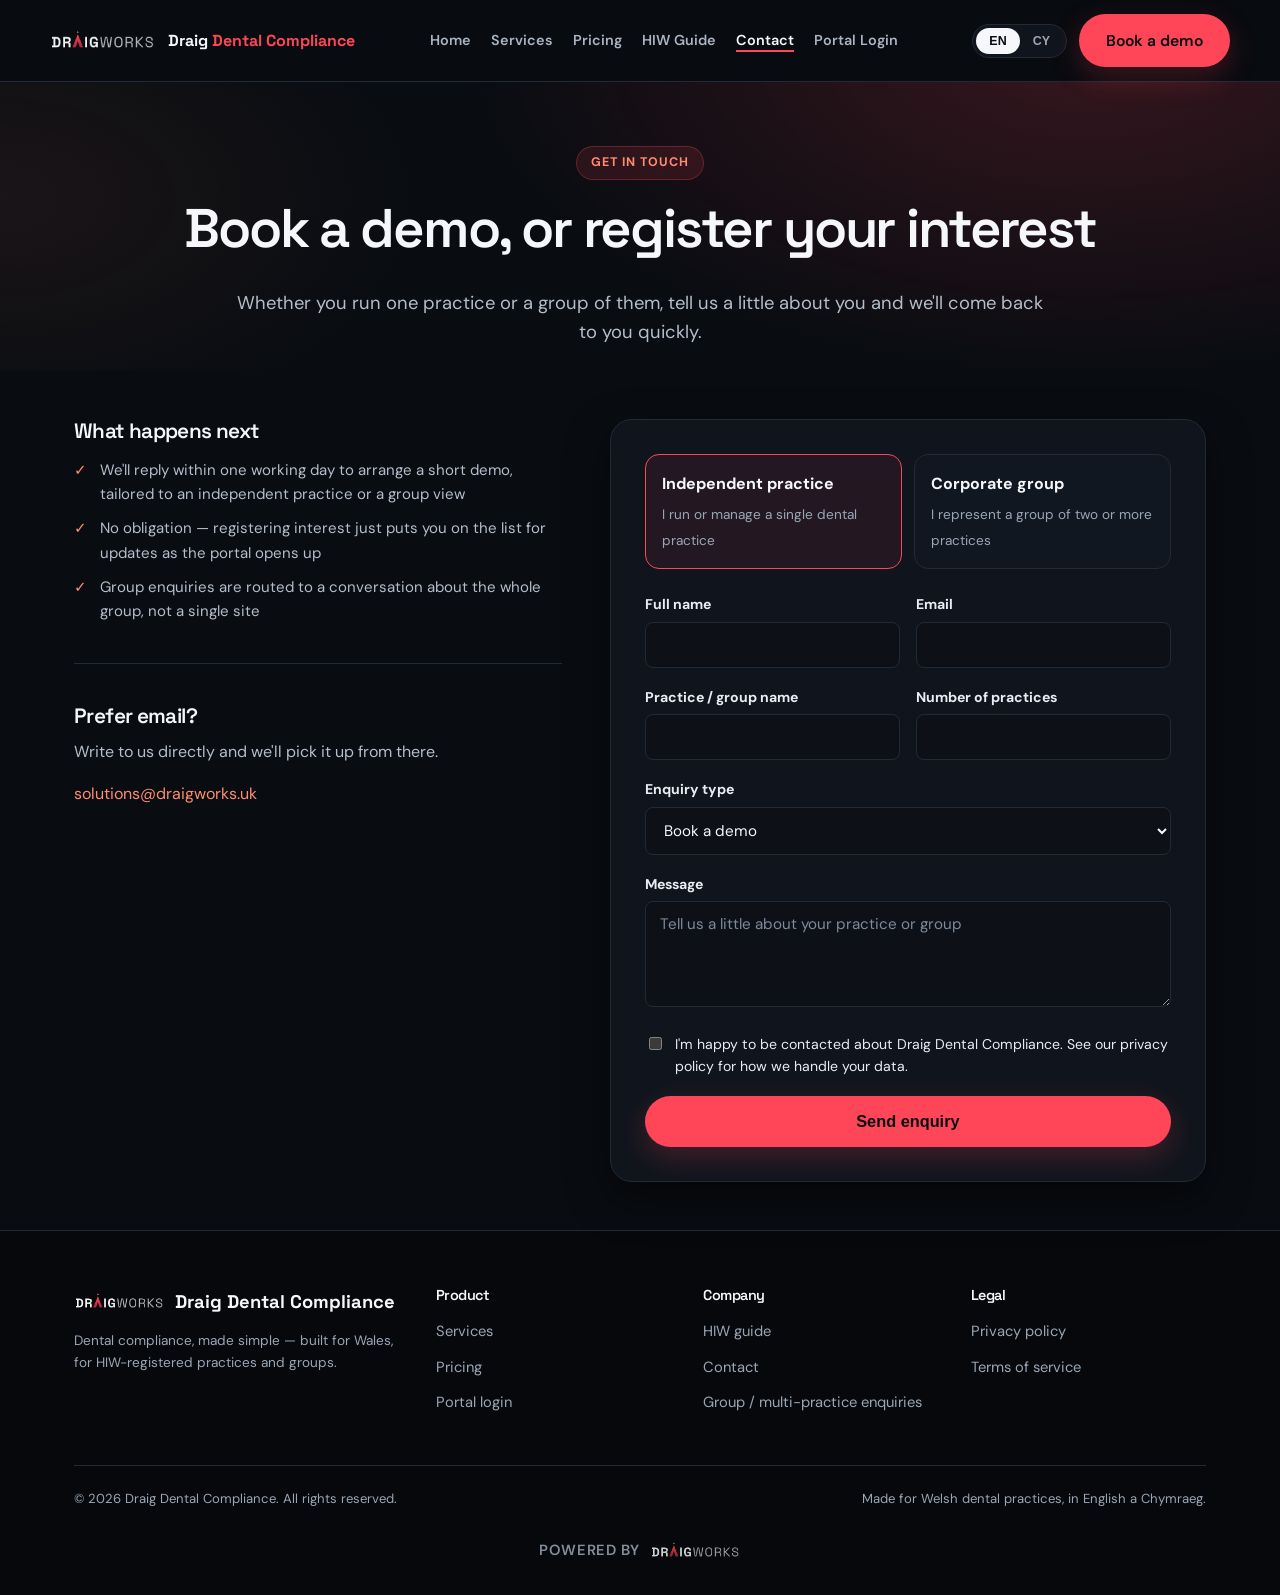
<file: dental-compliance/dw/contact.html>
<!doctype html>
<html lang="en" data-brand="Draig Dental Compliance">
<head>
<meta charset="UTF-8">
<meta name="viewport" content="width=device-width, initial-scale=1">
<title>Contact &amp; Book a Demo — Draig Dental Compliance</title>
<meta name="description" content="Book a demo, register your interest, or get in touch — separate paths for independent practices and corporate dental groups.">
<link rel="icon" href="../img/draigworks-favicon.ico" sizes="any">
<link rel="apple-touch-icon" href="../img/draigworks-touch-icon.png">
<link rel="stylesheet" href="../css/style.css">
<link rel="preconnect" href="https://fonts.googleapis.com"><link rel="preconnect" href="https://fonts.gstatic.com" crossorigin><link rel="stylesheet" href="https://fonts.googleapis.com/css2?family=DM+Sans:opsz,wght@9..40,400;9..40,500;9..40,600;9..40,700&family=Space+Grotesk:wght@400;500;600;700&display=swap">
<link rel="stylesheet" href="../css/theme-draigworks.css">
<meta name="robots" content="noindex,follow">
</head>
<body data-page="contact">
<a class="skip-link" href="#main">Skip to content</a>

<header class="site-header">
  <div class="container nav">
    <a href="index.html" class="brand"><img src="../img/draigworks-white.png" alt="Draigworks logo" class="dw-logo"><span>Draig <span class="cy">Dental Compliance</span></span></a>
    <nav class="nav-links" id="nav-links">
      <a href="index.html" data-i18n="nav-home">Home</a>
      <a href="services.html" data-i18n="nav-services">Services</a>
      <a href="pricing.html" data-i18n="nav-pricing">Pricing</a>
      <a href="hiw-guide.html" data-i18n="nav-hiw">HIW Guide</a>
      <a href="contact.html" data-i18n="nav-contact">Contact</a>
      <a href="../portal/draigworks.html" data-i18n="nav-portal">Portal Login</a>
    </nav>
    <div class="nav-actions">
      <div class="lang-toggle">
        <button data-lang="en" class="active">EN</button>
        <button data-lang="cy">CY</button>
      </div>
      <a href="contact.html" class="btn btn-primary desktop-only" data-i18n="nav-cta">Book a demo</a>
      <button class="nav-toggle" aria-label="Toggle navigation" aria-expanded="false">
        <span></span><span></span><span></span>
      </button>
    </div>
  </div>
</header>

<main id="main">

  <section class="hero" style="padding:64px 0 24px;">
    <div class="container text-center">
      <span class="eyebrow" data-i18n="contact-eyebrow">Get in touch</span>
      <h1 data-i18n="contact-title">Book a demo, or register your interest</h1>
      <p class="lede" style="margin:0 auto;" data-i18n="contact-sub">Whether you run one practice or a group of them, tell us a little about you and we'll come back to you quickly.</p>
    </div>
  </section>

  <section class="tight">
    <div class="container contact-grid">
      <div>
        <h3 data-i18n="contact-side-title">What happens next</h3>
        <ul class="card-list">
          <li data-i18n="contact-side-li-1">We'll reply within one working day to arrange a short demo, tailored to an independent practice or a group view</li>
          <li data-i18n="contact-side-li-2">No obligation — registering interest just puts you on the list for updates as the portal opens up</li>
          <li data-i18n="contact-side-li-3">Group enquiries are routed to a conversation about the whole group, not a single site</li>
        </ul>
        <hr class="divider">
        <h3 data-i18n="contact-side-title-2">Prefer email?</h3>
        <p data-i18n="contact-side-body-2">Write to us directly and we'll pick it up from there.</p>
        <p><a href="mailto:solutions@draigworks.uk">solutions@draigworks.uk</a></p>
      </div>

      <div class="form-shell">
        <div id="interest"></div>
        <form id="contact-form">
          <div class="path-toggle" data-input-target="practice-type" id="group">
            <div class="path-option selected" data-value="Independent practice">
              <strong data-i18n="contact-path-1-title">Independent practice</strong>
              <span data-i18n="contact-path-1-body">I run or manage a single dental practice</span>
            </div>
            <div class="path-option" data-value="Corporate group">
              <strong data-i18n="contact-path-2-title">Corporate group</strong>
              <span data-i18n="contact-path-2-body">I represent a group of two or more practices</span>
            </div>
          </div>
          <input type="hidden" name="practice-type" id="practice-type" value="Independent practice">
          <input type="text" name="website" tabindex="-1" autocomplete="off" aria-hidden="true" style="position:absolute;left:-9999px;height:0;width:0;opacity:0">

          <div class="field-row">
            <div class="field">
              <label for="cf-name" data-i18n="contact-label-name">Full name</label>
              <input type="text" id="cf-name" name="Name" required>
            </div>
            <div class="field">
              <label for="cf-email" data-i18n="contact-label-email">Email</label>
              <input type="email" id="cf-email" name="Email" required>
            </div>
          </div>

          <div class="field-row">
            <div class="field">
              <label for="cf-practice" data-i18n="contact-label-practice">Practice / group name</label>
              <input type="text" id="cf-practice" name="Practice or group name">
            </div>
            <div class="field">
              <label for="cf-sites" data-i18n="contact-label-sites">Number of practices</label>
              <input type="number" id="cf-sites" name="Number of practices" min="1">
            </div>
          </div>

          <div class="field">
            <label for="cf-type" data-i18n="contact-label-type">Enquiry type</label>
            <select id="cf-type" name="enquiry-type">
              <option value="demo" data-i18n="contact-opt-demo">Book a demo</option>
              <option value="interest" data-i18n="contact-opt-interest">Expression of interest</option>
              <option value="general" data-i18n="contact-opt-general">General enquiry</option>
            </select>
          </div>

          <div class="field">
            <label for="cf-message" data-i18n="contact-label-message">Message</label>
            <textarea id="cf-message" name="Message" rows="4" placeholder="Tell us a little about your practice or group" data-i18n-placeholder="contact-placeholder-message"></textarea>
          </div>

          <div class="field checkbox-field">
            <input type="checkbox" id="cf-consent" required>
            <label for="cf-consent" style="margin:0;font-weight:400;" data-i18n="contact-consent">I'm happy to be contacted about Draig Dental Compliance. See our privacy policy for how we handle your data.</label>
          </div>

          <button type="submit" class="btn btn-primary btn-block btn-lg" data-i18n="contact-submit">Send enquiry</button>
        </form>
        <div class="form-sent" data-i18n="contact-sent">Thanks — we've received your message and will be in touch within one working day.</div>
        <div class="form-success" data-i18n="contact-success">Thanks — your email client should have opened with your enquiry ready to send. If nothing opened, email us directly at solutions@draigworks.uk.</div>
      </div>
    </div>
  </section>

</main>

<footer class="site-footer">
  <div class="container">
    <div class="footer-grid">
      <div>
        <div class="brand"><img src="../img/draigworks-white.png" alt="Draigworks logo" class="dw-logo"><span>Draig Dental Compliance</span></div>
        <p class="small" data-i18n="footer-tagline" style="margin-top:14px;">Dental compliance, made simple — built for Wales, for HIW-registered practices and groups.</p>
      </div>
      <div>
        <h4 data-i18n="footer-product">Product</h4>
        <ul>
          <li><a href="services.html" data-i18n="footer-services">Services</a></li>
          <li><a href="pricing.html" data-i18n="footer-pricing">Pricing</a></li>
          <li><a href="../portal/draigworks.html" data-i18n="footer-portal">Portal login</a></li>
        </ul>
      </div>
      <div>
        <h4 data-i18n="footer-company">Company</h4>
        <ul>
          <li><a href="hiw-guide.html" data-i18n="footer-hiw">HIW guide</a></li>
          <li><a href="contact.html" data-i18n="footer-contact">Contact</a></li>
          <li><a href="contact.html#group" data-i18n="footer-group">Group / multi-practice enquiries</a></li>
        </ul>
      </div>
      <div>
        <h4 data-i18n="footer-legal">Legal</h4>
        <ul>
          <li><a href="#" data-i18n="footer-privacy">Privacy policy</a></li>
          <li><a href="#" data-i18n="footer-terms">Terms of service</a></li>
        </ul>
      </div>
    </div>
    <div class="footer-bottom">
      <span>&copy; <span data-year></span> Draig Dental Compliance. <span data-i18n="footer-rights">All rights reserved.</span></span>
      <span data-i18n="footer-madefor">Made for Welsh dental practices, in English a Chymraeg.</span>
    </div>
  </div>
</footer>

<script src="../js/site-config.js"></script>
<script src="translations.js"></script>
<script src="../js/main.js"></script>
</body>
</html>
</file>
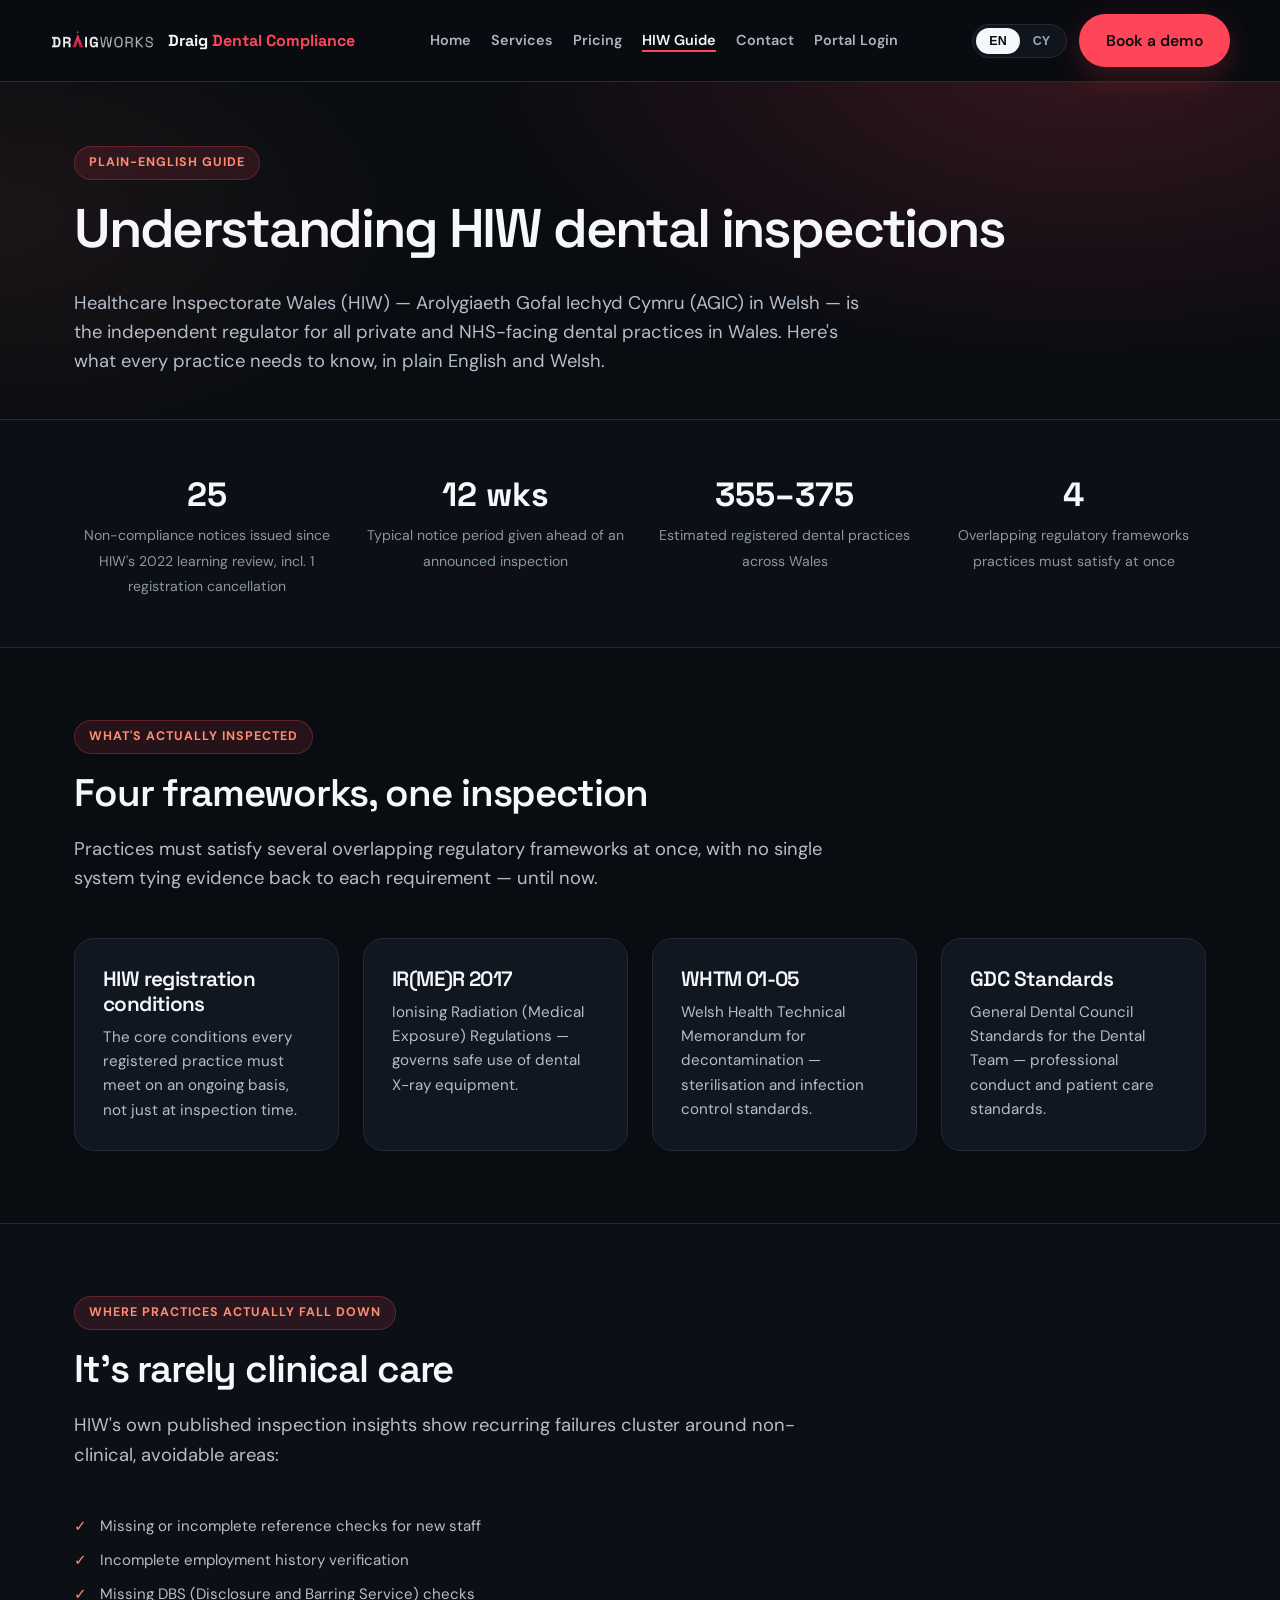
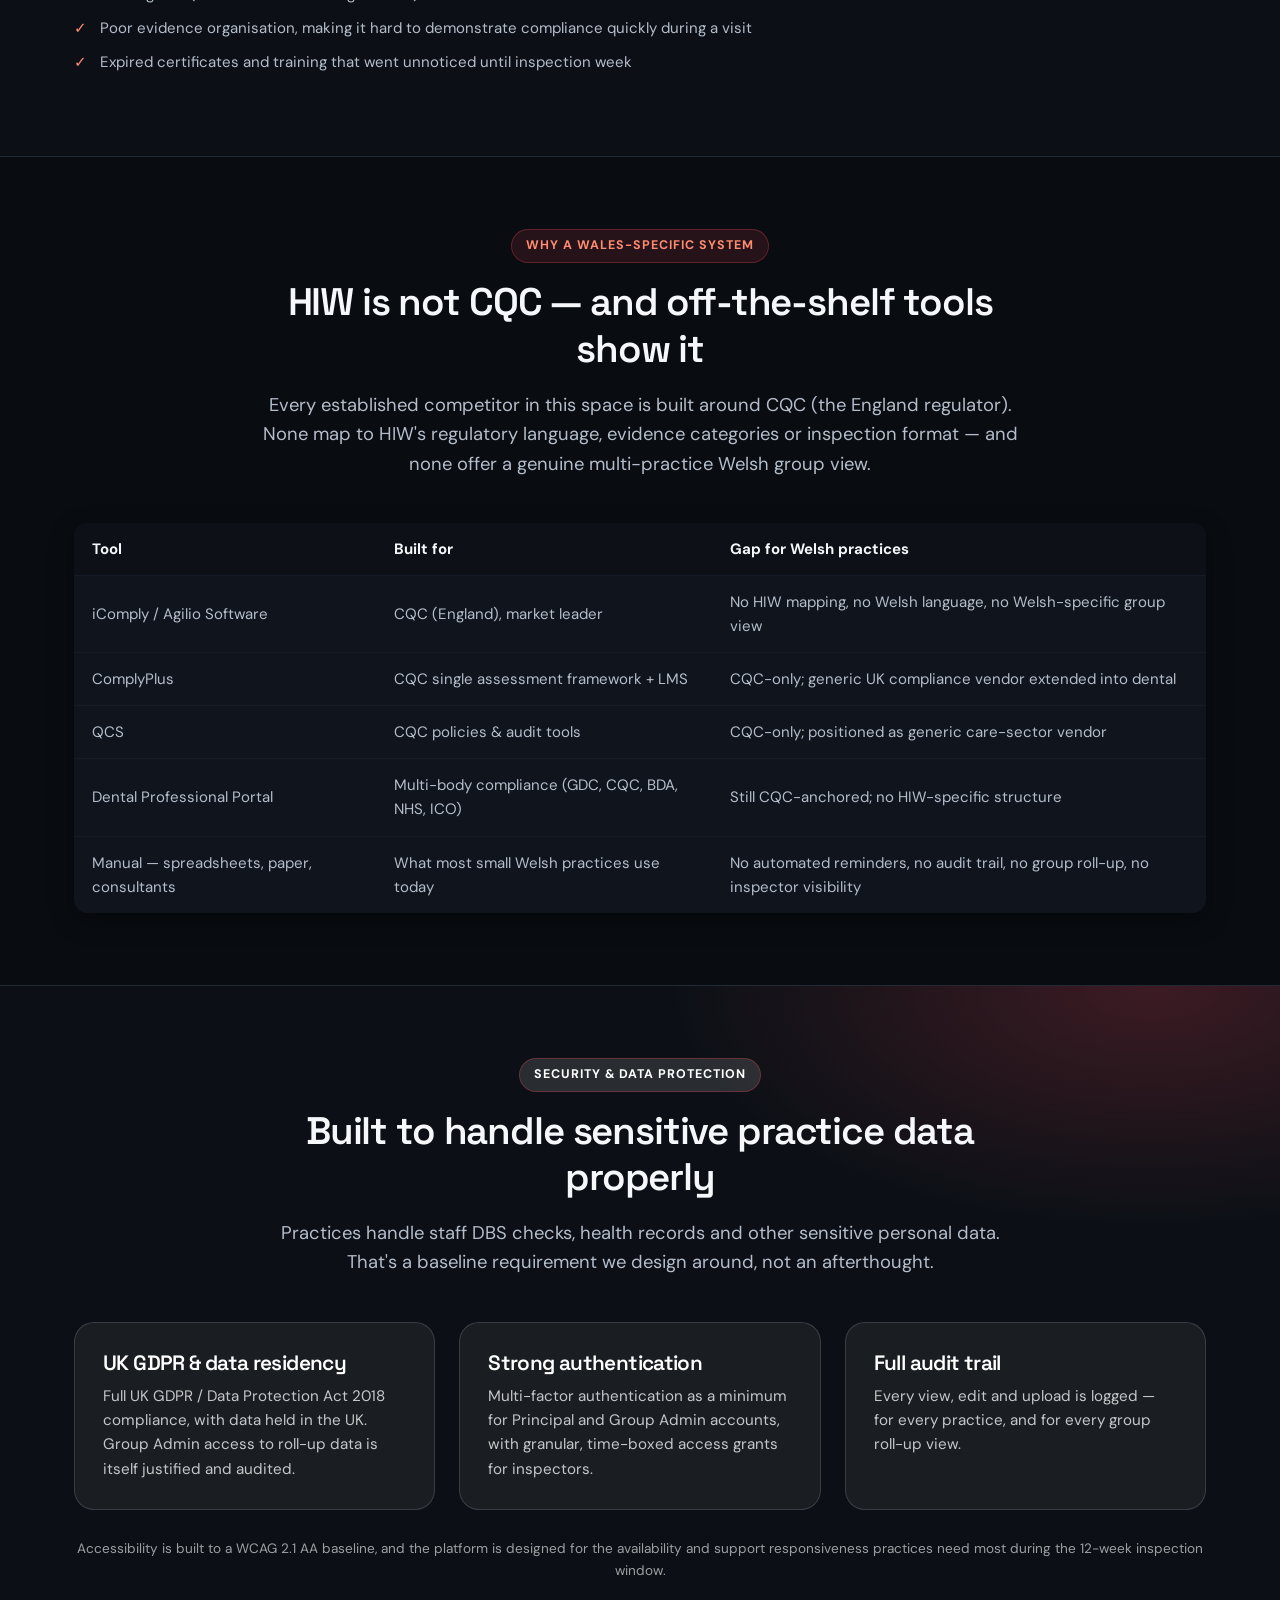
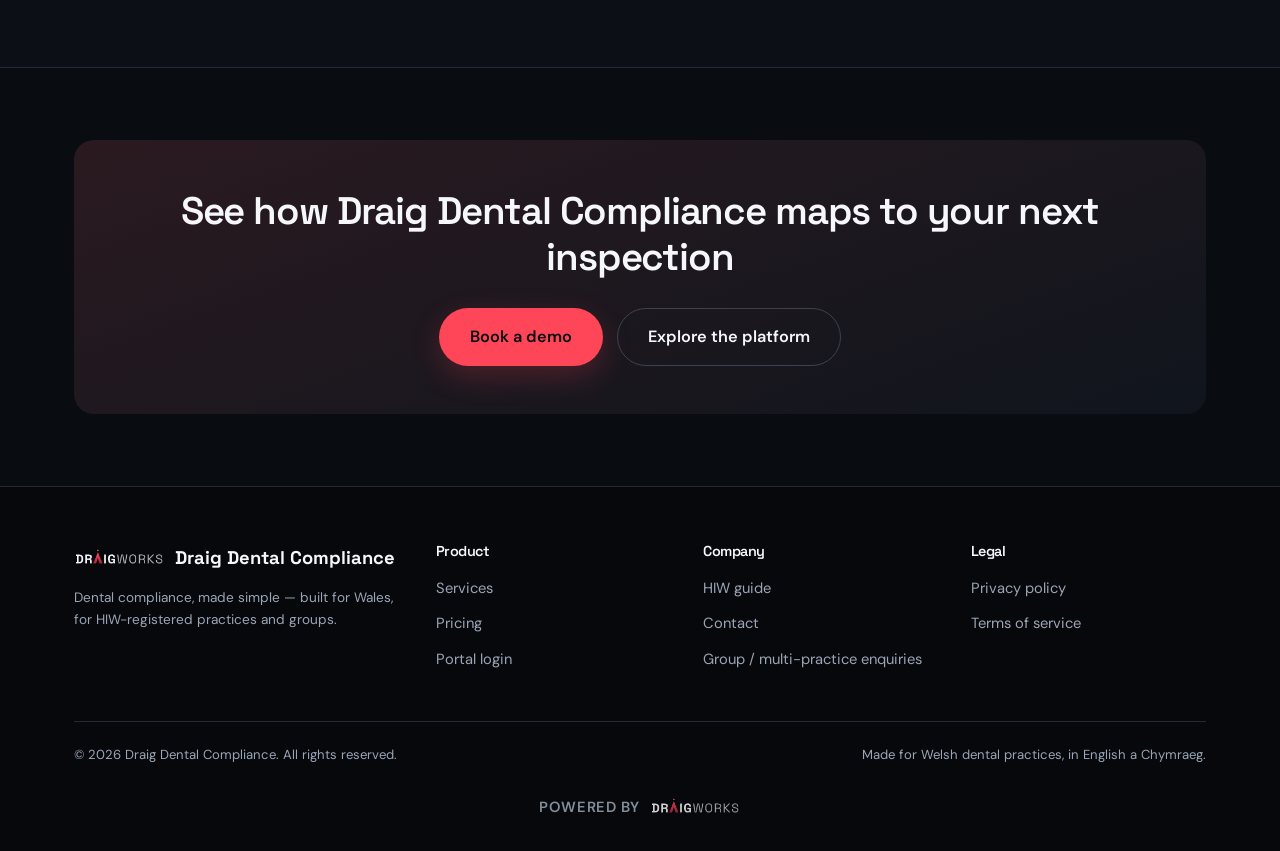
<file: dental-compliance/dw/hiw-guide.html>
<!doctype html>
<html lang="en" data-brand="Draig Dental Compliance">
<head>
<meta charset="UTF-8">
<meta name="viewport" content="width=device-width, initial-scale=1">
<title>HIW Inspection Guide — Draig Dental Compliance</title>
<meta name="description" content="A plain-English (and Welsh) guide to Healthcare Inspectorate Wales dental inspections: what's inspected, common failure points, and how Draig Dental Compliance keeps your evidence and security in order.">
<link rel="icon" href="../img/draigworks-favicon.ico" sizes="any">
<link rel="apple-touch-icon" href="../img/draigworks-touch-icon.png">
<link rel="stylesheet" href="../css/style.css">
<link rel="preconnect" href="https://fonts.googleapis.com"><link rel="preconnect" href="https://fonts.gstatic.com" crossorigin><link rel="stylesheet" href="https://fonts.googleapis.com/css2?family=DM+Sans:opsz,wght@9..40,400;9..40,500;9..40,600;9..40,700&family=Space+Grotesk:wght@400;500;600;700&display=swap">
<link rel="stylesheet" href="../css/theme-draigworks.css">
<meta name="robots" content="noindex,follow">
</head>
<body data-page="hiw">
<a class="skip-link" href="#main">Skip to content</a>

<header class="site-header">
  <div class="container nav">
    <a href="index.html" class="brand"><img src="../img/draigworks-white.png" alt="Draigworks logo" class="dw-logo"><span>Draig <span class="cy">Dental Compliance</span></span></a>
    <nav class="nav-links" id="nav-links">
      <a href="index.html" data-i18n="nav-home">Home</a>
      <a href="services.html" data-i18n="nav-services">Services</a>
      <a href="pricing.html" data-i18n="nav-pricing">Pricing</a>
      <a href="hiw-guide.html" data-i18n="nav-hiw">HIW Guide</a>
      <a href="contact.html" data-i18n="nav-contact">Contact</a>
      <a href="../portal/draigworks.html" data-i18n="nav-portal">Portal Login</a>
    </nav>
    <div class="nav-actions">
      <div class="lang-toggle">
        <button data-lang="en" class="active">EN</button>
        <button data-lang="cy">CY</button>
      </div>
      <a href="contact.html" class="btn btn-primary desktop-only" data-i18n="nav-cta">Book a demo</a>
      <button class="nav-toggle" aria-label="Toggle navigation" aria-expanded="false">
        <span></span><span></span><span></span>
      </button>
    </div>
  </div>
</header>

<main id="main">

  <section class="hero" style="padding:64px 0 24px;">
    <div class="container">
      <span class="eyebrow" data-i18n="hiw-eyebrow">Plain-English guide</span>
      <h1 data-i18n="hiw-title">Understanding HIW dental inspections</h1>
      <p class="lede" data-i18n="hiw-sub">Healthcare Inspectorate Wales (HIW) — Arolygiaeth Gofal Iechyd Cymru (AGIC) in Welsh — is the independent regulator for all private and NHS-facing dental practices in Wales. Here's what every practice needs to know, in plain English and Welsh.</p>
    </div>
  </section>

  <section class="band tight">
    <div class="container stat-strip">
      <div><strong>25</strong><span data-i18n="hiw-stat-1">Non-compliance notices issued since HIW's 2022 learning review, incl. 1 registration cancellation</span></div>
      <div><strong>12&nbsp;wks</strong><span data-i18n="hiw-stat-2">Typical notice period given ahead of an announced inspection</span></div>
      <div><strong>355–375</strong><span data-i18n="hiw-stat-3">Estimated registered dental practices across Wales</span></div>
      <div><strong>4</strong><span data-i18n="hiw-stat-4">Overlapping regulatory frameworks practices must satisfy at once</span></div>
    </div>
  </section>

  <section>
    <div class="container">
      <div class="section-head">
        <span class="eyebrow" data-i18n="frameworks-eyebrow">What's actually inspected</span>
        <h2 data-i18n="frameworks-title">Four frameworks, one inspection</h2>
        <p class="lede" data-i18n="frameworks-sub">Practices must satisfy several overlapping regulatory frameworks at once, with no single system tying evidence back to each requirement — until now.</p>
      </div>
      <div class="grid grid-4">
        <div class="card">
          <h3 data-i18n="fw-1-title">HIW registration conditions</h3>
          <p data-i18n="fw-1-body">The core conditions every registered practice must meet on an ongoing basis, not just at inspection time.</p>
        </div>
        <div class="card">
          <h3 data-i18n="fw-2-title">IR(ME)R 2017</h3>
          <p data-i18n="fw-2-body">Ionising Radiation (Medical Exposure) Regulations — governs safe use of dental X-ray equipment.</p>
        </div>
        <div class="card">
          <h3 data-i18n="fw-3-title">WHTM 01-05</h3>
          <p data-i18n="fw-3-body">Welsh Health Technical Memorandum for decontamination — sterilisation and infection control standards.</p>
        </div>
        <div class="card">
          <h3 data-i18n="fw-4-title">GDC Standards</h3>
          <p data-i18n="fw-4-body">General Dental Council Standards for the Dental Team — professional conduct and patient care standards.</p>
        </div>
      </div>
    </div>
  </section>

  <section class="band">
    <div class="container">
      <div class="section-head">
        <span class="eyebrow" data-i18n="fail-eyebrow">Where practices actually fall down</span>
        <h2 data-i18n="fail-title">It's rarely clinical care</h2>
        <p class="lede" data-i18n="fail-sub">HIW's own published inspection insights show recurring failures cluster around non-clinical, avoidable areas:</p>
      </div>
      <ul class="card-list" style="max-width:760px;">
        <li data-i18n="fail-li-1">Missing or incomplete reference checks for new staff</li>
        <li data-i18n="fail-li-2">Incomplete employment history verification</li>
        <li data-i18n="fail-li-3">Missing DBS (Disclosure and Barring Service) checks</li>
        <li data-i18n="fail-li-4">Poor evidence organisation, making it hard to demonstrate compliance quickly during a visit</li>
        <li data-i18n="fail-li-5">Expired certificates and training that went unnoticed until inspection week</li>
      </ul>
    </div>
  </section>

  <section>
    <div class="container">
      <div class="section-head center">
        <span class="eyebrow" data-i18n="whywales-eyebrow">Why a Wales-specific system</span>
        <h2 data-i18n="whywales-title">HIW is not CQC — and off-the-shelf tools show it</h2>
        <p class="lede" style="margin:0 auto;" data-i18n="whywales-sub">Every established competitor in this space is built around CQC (the England regulator). None map to HIW's regulatory language, evidence categories or inspection format — and none offer a genuine multi-practice Welsh group view.</p>
      </div>
      <table class="simple-table">
        <thead>
          <tr>
            <th data-i18n="comp-th-1">Tool</th>
            <th data-i18n="comp-th-2">Built for</th>
            <th data-i18n="comp-th-3">Gap for Welsh practices</th>
          </tr>
        </thead>
        <tbody>
          <tr>
            <td>iComply / Agilio Software</td>
            <td data-i18n="comp-1-focus">CQC (England), market leader</td>
            <td data-i18n="comp-1-gap">No HIW mapping, no Welsh language, no Welsh-specific group view</td>
          </tr>
          <tr>
            <td>ComplyPlus</td>
            <td data-i18n="comp-2-focus">CQC single assessment framework + LMS</td>
            <td data-i18n="comp-2-gap">CQC-only; generic UK compliance vendor extended into dental</td>
          </tr>
          <tr>
            <td>QCS</td>
            <td data-i18n="comp-3-focus">CQC policies &amp; audit tools</td>
            <td data-i18n="comp-3-gap">CQC-only; positioned as generic care-sector vendor</td>
          </tr>
          <tr>
            <td>Dental Professional Portal</td>
            <td data-i18n="comp-4-focus">Multi-body compliance (GDC, CQC, BDA, NHS, ICO)</td>
            <td data-i18n="comp-4-gap">Still CQC-anchored; no HIW-specific structure</td>
          </tr>
          <tr>
            <td data-i18n="comp-5-name">Manual — spreadsheets, paper, consultants</td>
            <td data-i18n="comp-5-focus">What most small Welsh practices use today</td>
            <td data-i18n="comp-5-gap">No automated reminders, no audit trail, no group roll-up, no inspector visibility</td>
          </tr>
        </tbody>
      </table>
    </div>
  </section>

  <!-- SECURITY / DATA PROTECTION -->
  <section class="band-navy">
    <div class="container">
      <div class="section-head center">
        <span class="eyebrow" style="background:rgba(255,255,255,0.12);color:#fff;" data-i18n="security-eyebrow">Security &amp; data protection</span>
        <h2 data-i18n="security-title">Built to handle sensitive practice data properly</h2>
        <p class="lede" style="margin:0 auto;" data-i18n="security-sub">Practices handle staff DBS checks, health records and other sensitive personal data. That's a baseline requirement we design around, not an afterthought.</p>
      </div>
      <div class="grid grid-3">
        <div class="card" style="background:rgba(255,255,255,0.06);border-color:rgba(255,255,255,0.14);">
          <h3 style="color:#fff;" data-i18n="sec-1-title">UK GDPR &amp; data residency</h3>
          <p style="color:rgba(255,255,255,0.75);" data-i18n="sec-1-body">Full UK GDPR / Data Protection Act 2018 compliance, with data held in the UK. Group Admin access to roll-up data is itself justified and audited.</p>
        </div>
        <div class="card" style="background:rgba(255,255,255,0.06);border-color:rgba(255,255,255,0.14);">
          <h3 style="color:#fff;" data-i18n="sec-2-title">Strong authentication</h3>
          <p style="color:rgba(255,255,255,0.75);" data-i18n="sec-2-body">Multi-factor authentication as a minimum for Principal and Group Admin accounts, with granular, time-boxed access grants for inspectors.</p>
        </div>
        <div class="card" style="background:rgba(255,255,255,0.06);border-color:rgba(255,255,255,0.14);">
          <h3 style="color:#fff;" data-i18n="sec-3-title">Full audit trail</h3>
          <p style="color:rgba(255,255,255,0.75);" data-i18n="sec-3-body">Every view, edit and upload is logged — for every practice, and for every group roll-up view.</p>
        </div>
      </div>
      <p class="text-center" style="margin-top:28px;color:rgba(255,255,255,0.6);font-size:0.85rem;" data-i18n="sec-footnote">Accessibility is built to a WCAG 2.1 AA baseline, and the platform is designed for the availability and support responsiveness practices need most during the 12-week inspection window.</p>
    </div>
  </section>

  <!-- CTA -->
  <section>
    <div class="container">
      <div class="card" style="padding:48px;text-align:center;background:linear-gradient(160deg,var(--sky-100),var(--white));border:none;">
        <h2 data-i18n="hiw-cta-title">See how Draig Dental Compliance maps to your next inspection</h2>
        <div class="hero-actions" style="justify-content:center;">
          <a href="contact.html" class="btn btn-primary btn-lg" data-i18n="hero-cta-primary">Book a demo</a>
          <a href="services.html" class="btn btn-secondary btn-lg" data-i18n="hiw-cta-secondary">Explore the platform</a>
        </div>
      </div>
    </div>
  </section>

</main>

<footer class="site-footer">
  <div class="container">
    <div class="footer-grid">
      <div>
        <div class="brand"><img src="../img/draigworks-white.png" alt="Draigworks logo" class="dw-logo"><span>Draig Dental Compliance</span></div>
        <p class="small" data-i18n="footer-tagline" style="margin-top:14px;">Dental compliance, made simple — built for Wales, for HIW-registered practices and groups.</p>
      </div>
      <div>
        <h4 data-i18n="footer-product">Product</h4>
        <ul>
          <li><a href="services.html" data-i18n="footer-services">Services</a></li>
          <li><a href="pricing.html" data-i18n="footer-pricing">Pricing</a></li>
          <li><a href="../portal/draigworks.html" data-i18n="footer-portal">Portal login</a></li>
        </ul>
      </div>
      <div>
        <h4 data-i18n="footer-company">Company</h4>
        <ul>
          <li><a href="hiw-guide.html" data-i18n="footer-hiw">HIW guide</a></li>
          <li><a href="contact.html" data-i18n="footer-contact">Contact</a></li>
          <li><a href="contact.html#group" data-i18n="footer-group">Group / multi-practice enquiries</a></li>
        </ul>
      </div>
      <div>
        <h4 data-i18n="footer-legal">Legal</h4>
        <ul>
          <li><a href="#" data-i18n="footer-privacy">Privacy policy</a></li>
          <li><a href="#" data-i18n="footer-terms">Terms of service</a></li>
        </ul>
      </div>
    </div>
    <div class="footer-bottom">
      <span>&copy; <span data-year></span> Draig Dental Compliance. <span data-i18n="footer-rights">All rights reserved.</span></span>
      <span data-i18n="footer-madefor">Made for Welsh dental practices, in English a Chymraeg.</span>
    </div>
  </div>
</footer>

<script src="../js/site-config.js"></script>
<script src="translations.js"></script>
<script src="../js/main.js"></script>
</body>
</html>
</file>
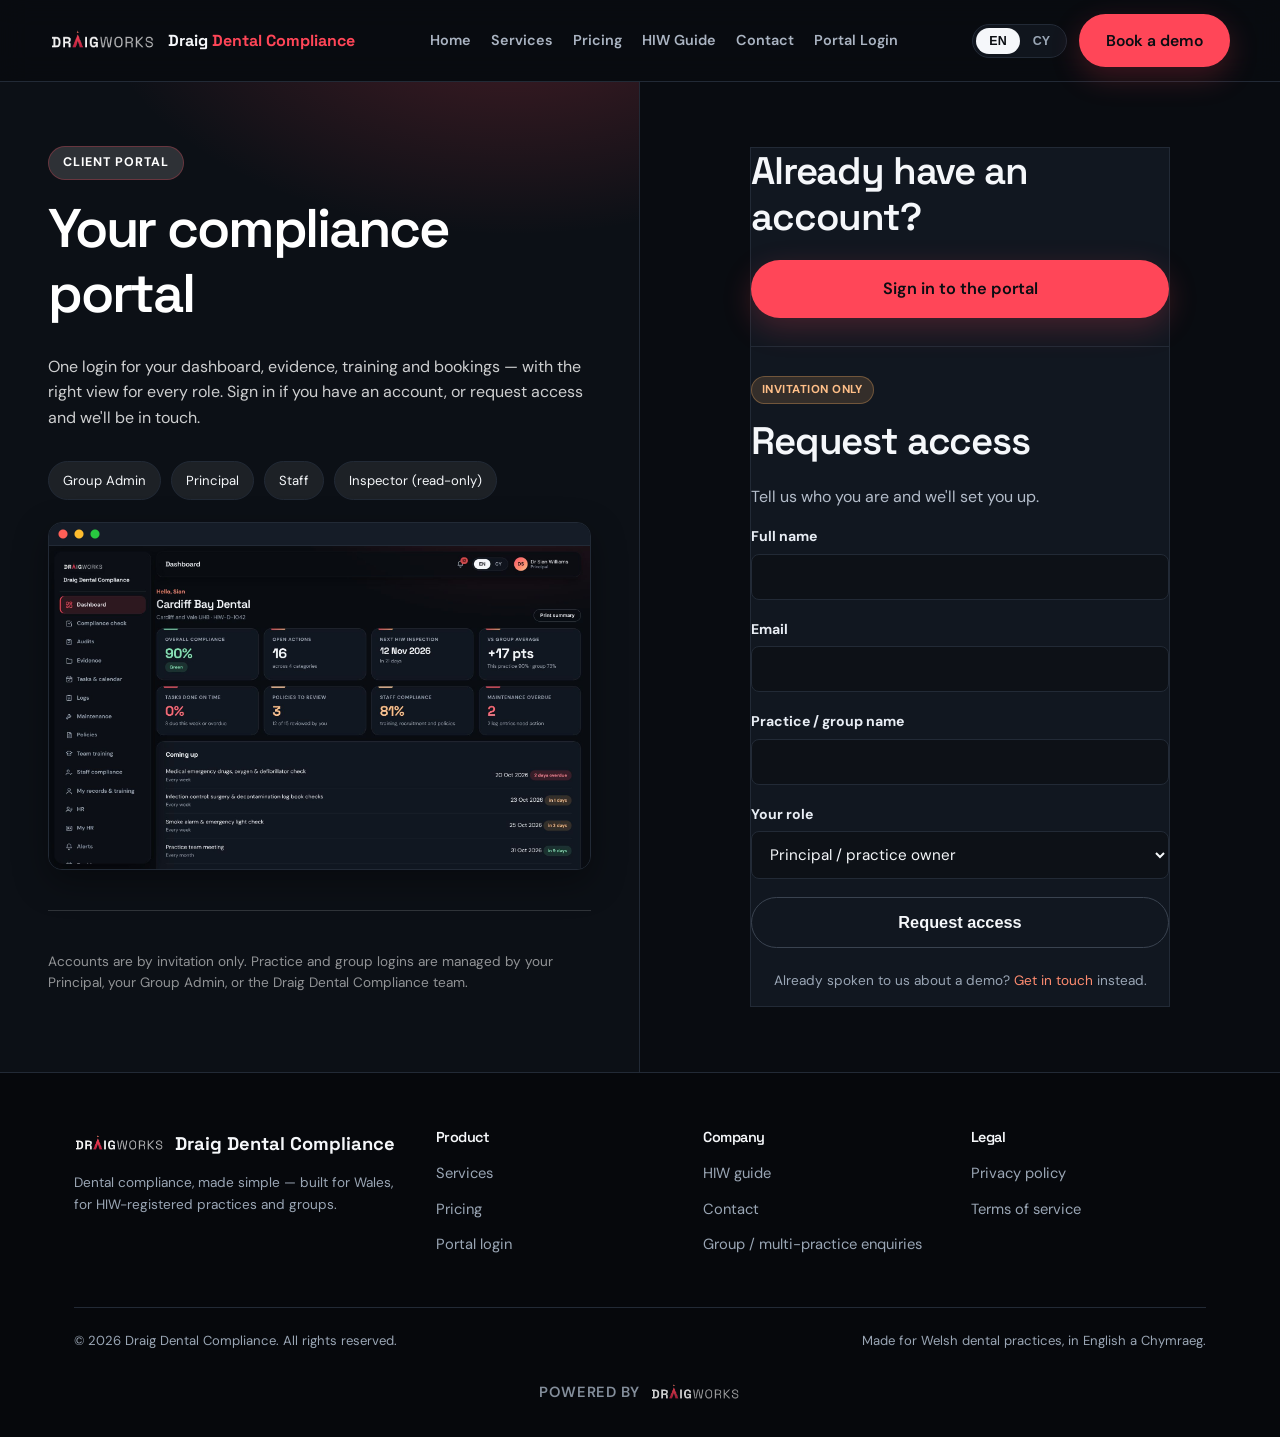
<file: dental-compliance/dw/portal.html>
<!doctype html>
<html lang="en" data-brand="Draig Dental Compliance">
<head>
<meta charset="UTF-8">
<meta name="viewport" content="width=device-width, initial-scale=1">
<title>Portal — Draig Dental Compliance</title>
<meta name="description" content="Sign in to the Draig Dental Compliance client portal, or request access for your practice or group.">
<link rel="icon" href="../img/draigworks-favicon.ico" sizes="any">
<link rel="apple-touch-icon" href="../img/draigworks-touch-icon.png">
<link rel="stylesheet" href="../css/style.css">
<link rel="preconnect" href="https://fonts.googleapis.com"><link rel="preconnect" href="https://fonts.gstatic.com" crossorigin><link rel="stylesheet" href="https://fonts.googleapis.com/css2?family=DM+Sans:opsz,wght@9..40,400;9..40,500;9..40,600;9..40,700&family=Space+Grotesk:wght@400;500;600;700&display=swap">
<link rel="stylesheet" href="../css/theme-draigworks.css">
<meta name="robots" content="noindex,follow">
</head>
<body data-page="portal">
<a class="skip-link" href="#main">Skip to content</a>

<header class="site-header">
  <div class="container nav">
    <a href="index.html" class="brand"><img src="../img/draigworks-white.png" alt="Draigworks logo" class="dw-logo"><span>Draig <span class="cy">Dental Compliance</span></span></a>
    <nav class="nav-links" id="nav-links">
      <a href="index.html" data-i18n="nav-home">Home</a>
      <a href="services.html" data-i18n="nav-services">Services</a>
      <a href="pricing.html" data-i18n="nav-pricing">Pricing</a>
      <a href="hiw-guide.html" data-i18n="nav-hiw">HIW Guide</a>
      <a href="contact.html" data-i18n="nav-contact">Contact</a>
      <a href="../portal/draigworks.html" data-i18n="nav-portal">Portal Login</a>
    </nav>
    <div class="nav-actions">
      <div class="lang-toggle">
        <button data-lang="en" class="active">EN</button>
        <button data-lang="cy">CY</button>
      </div>
      <a href="contact.html" class="btn btn-primary desktop-only" data-i18n="nav-cta">Book a demo</a>
      <button class="nav-toggle" aria-label="Toggle navigation" aria-expanded="false">
        <span></span><span></span><span></span>
      </button>
    </div>
  </div>
</header>

<main id="main">
  <div class="portal-wrap">

    <div class="portal-side">
      <span class="eyebrow" style="background:rgba(255,255,255,0.14);color:#fff;width:fit-content;" data-i18n="portal-eyebrow">Client portal</span>
      <h1 style="color:#fff;" data-i18n="portal-title">Your compliance portal</h1>
      <p style="color:rgba(255,255,255,0.8);" data-i18n="portal-body">One login for your dashboard, evidence, training and bookings — with the right view for every role. Sign in if you have an account, or request access and we'll be in touch.</p>
      <div style="margin-top:8px;">
        <span class="role-pill" data-i18n="portal-role-1">Group Admin</span>
        <span class="role-pill" data-i18n="portal-role-2">Principal</span>
        <span class="role-pill" data-i18n="portal-role-3">Staff</span>
        <span class="role-pill" data-i18n="portal-role-4">Inspector (read-only)</span>
      </div>
      <figure class="shot" style="margin:22px 0 0;"><img src="../img/screens-dw/dashboard.jpg" alt="Portal dashboard" loading="lazy" width="1800" height="1075"></figure>
      <hr class="divider" style="border-color:rgba(255,255,255,0.15);background:rgba(255,255,255,0.15);">
      <p class="small" style="color:rgba(255,255,255,0.55);" data-i18n="portal-admin-note">Accounts are by invitation only. Practice and group logins are managed by your Principal, your Group Admin, or the Draig Dental Compliance team.</p>
    </div>

    <div class="portal-main">
      <div class="portal-card">
        <h2 data-i18n="portal-signin-title">Already have an account?</h2>
        <a href="../portal/draigworks.html" class="btn btn-primary btn-block btn-lg" data-i18n="portal-signin-btn">Sign in to the portal</a>

        <hr class="divider" style="margin:28px 0;">

        <span class="tag amber" data-i18n="portal-badge">Invitation only</span>
        <h2 style="margin-top:14px;" data-i18n="portal-form-title">Request access</h2>
        <p data-i18n="portal-form-sub">Tell us who you are and we'll set you up.</p>

        <form id="waitlist-form">
          <div class="field">
            <label for="wf-name" data-i18n="portal-label-name">Full name</label>
            <input type="text" id="wf-name" name="Name" required>
          </div>
          <div class="field">
            <label for="wf-email" data-i18n="portal-label-email">Email</label>
            <input type="email" id="wf-email" name="Email" required>
          </div>
          <div class="field">
            <label for="wf-practice" data-i18n="portal-label-practice">Practice / group name</label>
            <input type="text" id="wf-practice" name="Practice or group name">
          </div>
          <div class="field">
            <label for="wf-role" data-i18n="portal-label-role">Your role</label>
            <select id="wf-role" name="Role">
              <option data-i18n="portal-role-opt-1">Principal / practice owner</option>
              <option data-i18n="portal-role-opt-2">Group Admin</option>
              <option data-i18n="portal-role-opt-3">Practice Manager</option>
              <option data-i18n="portal-role-opt-4">Staff member</option>
              <option data-i18n="portal-role-opt-5">Other</option>
            </select>
          </div>
          <input type="text" name="website" tabindex="-1" autocomplete="off" aria-hidden="true" style="position:absolute;left:-9999px;height:0;width:0;opacity:0">
          <button type="submit" class="btn btn-secondary btn-block btn-lg" data-i18n="portal-submit">Request access</button>
        </form>
        <div class="form-sent" data-i18n="portal-sent">Thanks — we've received your request and will be in touch shortly.</div>
        <div class="form-success" data-i18n="portal-success">Thanks — your email client should have opened with your details ready to send. If nothing opened, email us directly at solutions@draigworks.uk.</div>

        <p class="small text-center" style="margin-top:22px;" data-i18n="portal-footnote">Already spoken to us about a demo? <a href="contact.html">Get in touch</a> instead.</p>
      </div>
    </div>

  </div>
</main>

<footer class="site-footer">
  <div class="container">
    <div class="footer-grid">
      <div>
        <div class="brand"><img src="../img/draigworks-white.png" alt="Draigworks logo" class="dw-logo"><span>Draig Dental Compliance</span></div>
        <p class="small" data-i18n="footer-tagline" style="margin-top:14px;">Dental compliance, made simple — built for Wales, for HIW-registered practices and groups.</p>
      </div>
      <div>
        <h4 data-i18n="footer-product">Product</h4>
        <ul>
          <li><a href="services.html" data-i18n="footer-services">Services</a></li>
          <li><a href="pricing.html" data-i18n="footer-pricing">Pricing</a></li>
          <li><a href="../portal/draigworks.html" data-i18n="footer-portal">Portal login</a></li>
        </ul>
      </div>
      <div>
        <h4 data-i18n="footer-company">Company</h4>
        <ul>
          <li><a href="hiw-guide.html" data-i18n="footer-hiw">HIW guide</a></li>
          <li><a href="contact.html" data-i18n="footer-contact">Contact</a></li>
          <li><a href="contact.html#group" data-i18n="footer-group">Group / multi-practice enquiries</a></li>
        </ul>
      </div>
      <div>
        <h4 data-i18n="footer-legal">Legal</h4>
        <ul>
          <li><a href="#" data-i18n="footer-privacy">Privacy policy</a></li>
          <li><a href="#" data-i18n="footer-terms">Terms of service</a></li>
        </ul>
      </div>
    </div>
    <div class="footer-bottom">
      <span>&copy; <span data-year></span> Draig Dental Compliance. <span data-i18n="footer-rights">All rights reserved.</span></span>
      <span data-i18n="footer-madefor">Made for Welsh dental practices, in English a Chymraeg.</span>
    </div>
  </div>
</footer>

<script src="../js/site-config.js"></script>
<script src="translations.js"></script>
<script src="../js/main.js"></script>
</body>
</html>
</file>
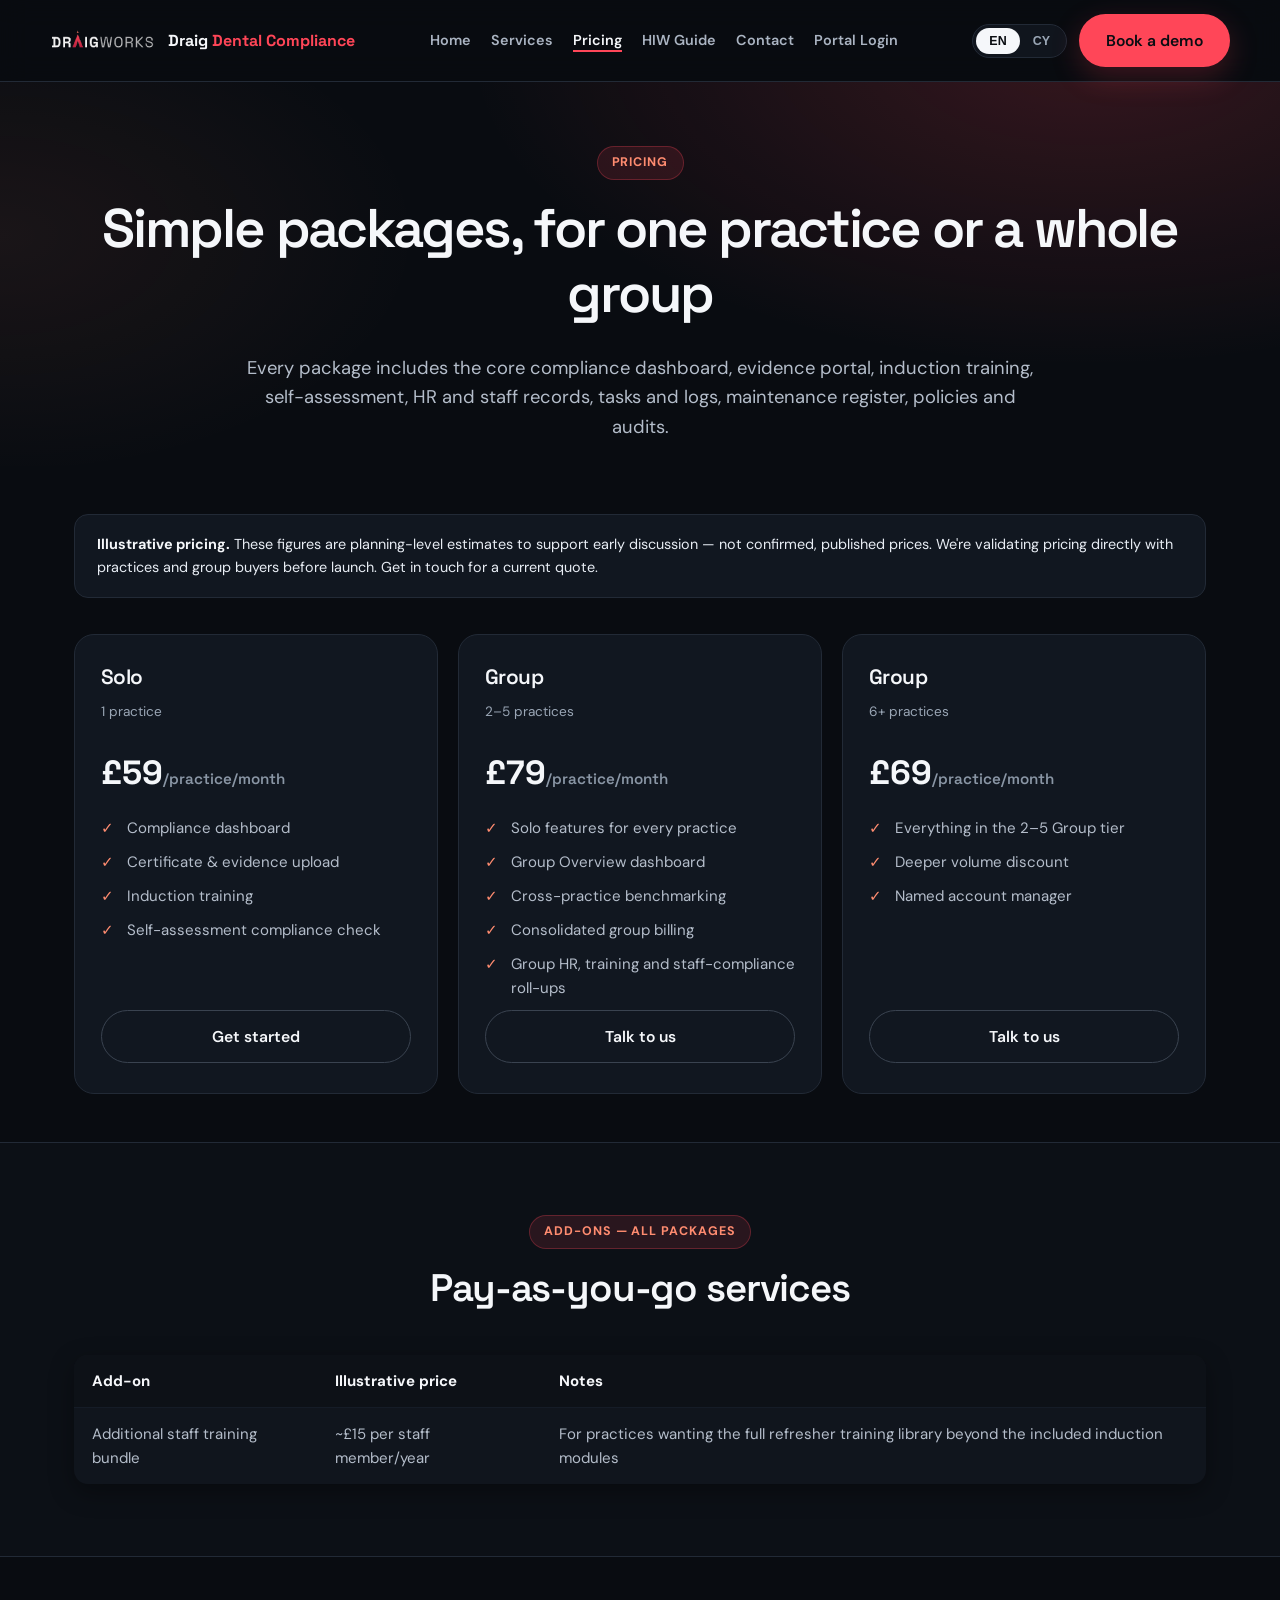
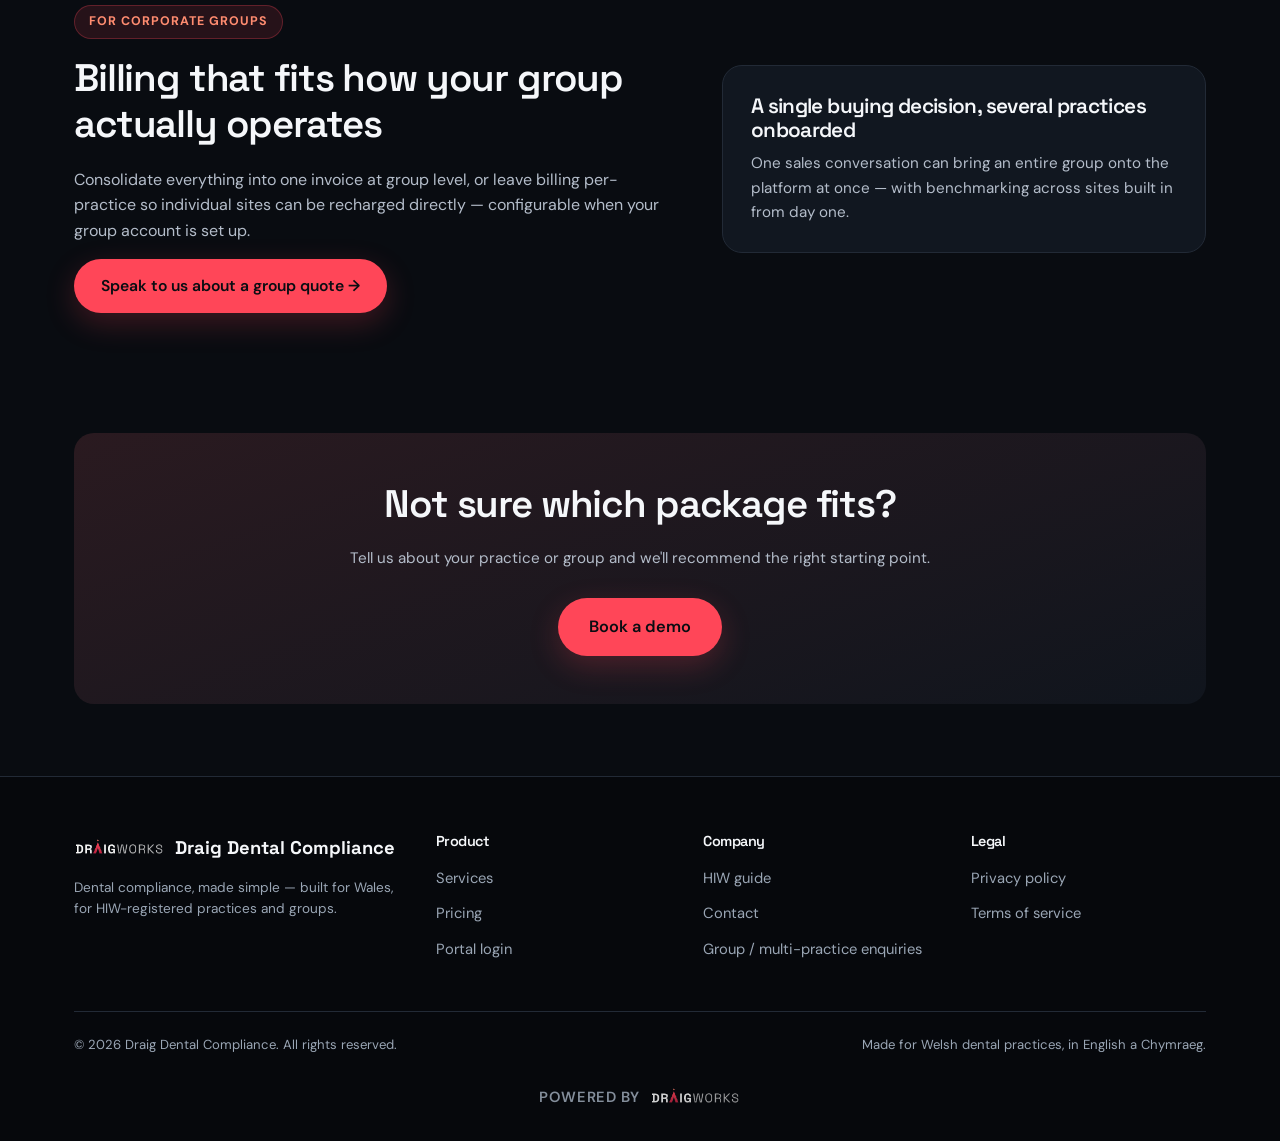
<file: dental-compliance/dw/pricing.html>
<!doctype html>
<html lang="en" data-brand="Draig Dental Compliance">
<head>
<meta charset="UTF-8">
<meta name="viewport" content="width=device-width, initial-scale=1">
<title>Pricing — Draig Dental Compliance</title>
<meta name="description" content="Illustrative pricing for Draig Dental Compliance: Solo, Practice Plus, and Group packages for Welsh dental practices, plus pay-as-you-go add-ons.">
<link rel="icon" href="../img/draigworks-favicon.ico" sizes="any">
<link rel="apple-touch-icon" href="../img/draigworks-touch-icon.png">
<link rel="stylesheet" href="../css/style.css">
<link rel="preconnect" href="https://fonts.googleapis.com"><link rel="preconnect" href="https://fonts.gstatic.com" crossorigin><link rel="stylesheet" href="https://fonts.googleapis.com/css2?family=DM+Sans:opsz,wght@9..40,400;9..40,500;9..40,600;9..40,700&family=Space+Grotesk:wght@400;500;600;700&display=swap">
<link rel="stylesheet" href="../css/theme-draigworks.css">
<meta name="robots" content="noindex,follow">
</head>
<body data-page="pricing">
<a class="skip-link" href="#main">Skip to content</a>

<header class="site-header">
  <div class="container nav">
    <a href="index.html" class="brand"><img src="../img/draigworks-white.png" alt="Draigworks logo" class="dw-logo"><span>Draig <span class="cy">Dental Compliance</span></span></a>
    <nav class="nav-links" id="nav-links">
      <a href="index.html" data-i18n="nav-home">Home</a>
      <a href="services.html" data-i18n="nav-services">Services</a>
      <a href="pricing.html" data-i18n="nav-pricing">Pricing</a>
      <a href="hiw-guide.html" data-i18n="nav-hiw">HIW Guide</a>
      <a href="contact.html" data-i18n="nav-contact">Contact</a>
      <a href="../portal/draigworks.html" data-i18n="nav-portal">Portal Login</a>
    </nav>
    <div class="nav-actions">
      <div class="lang-toggle">
        <button data-lang="en" class="active">EN</button>
        <button data-lang="cy">CY</button>
      </div>
      <a href="contact.html" class="btn btn-primary desktop-only" data-i18n="nav-cta">Book a demo</a>
      <button class="nav-toggle" aria-label="Toggle navigation" aria-expanded="false">
        <span></span><span></span><span></span>
      </button>
    </div>
  </div>
</header>

<main id="main">

  <section class="hero" style="padding:64px 0 24px;">
    <div class="container text-center">
      <span class="eyebrow" data-i18n="price-eyebrow">Pricing</span>
      <h1 data-i18n="price-title">Simple packages, for one practice or a whole group</h1>
      <p class="lede" style="margin:0 auto;" data-i18n="price-sub">Every package includes the core compliance dashboard, evidence portal, induction training, self-assessment, HR and staff records, tasks and logs, maintenance register, policies and audits.</p>
    </div>
  </section>

  <section class="tight">
    <div class="container">
      <div class="note-box" style="margin-bottom:36px;">
        <strong data-i18n="price-note-strong">Illustrative pricing.</strong>
        <span data-i18n="price-note-body">These figures are planning-level estimates to support early discussion — not confirmed, published prices. We're validating pricing directly with practices and group buyers before launch. Get in touch for a current quote.</span>
      </div>

      <div class="price-grid">
        <div class="price-card">
          <h3 data-i18n="price-solo-name">Solo</h3>
          <p class="small" data-i18n="price-solo-desc">1 practice</p>
          <div class="price-amount">£59<span data-i18n="price-per-practice">/practice/month</span></div>
          <ul class="card-list">
            <li data-i18n="price-solo-li-1">Compliance dashboard</li>
            <li data-i18n="price-solo-li-2">Certificate &amp; evidence upload</li>
            <li data-i18n="price-solo-li-3">Induction training</li>
            <li data-i18n="price-solo-li-4">Self-assessment compliance check</li>
            <li class="later" data-i18n="price-solo-li-5">Pre-inspection visits &amp; PM training available pay-as-you-go</li>
          </ul>
          <a href="contact.html" class="btn btn-secondary btn-block" data-i18n="price-cta-solo">Get started</a>
        </div>

        <div class="price-card featured later">
          <span class="badge" data-i18n="price-popular">Most popular</span>
          <h3 data-i18n="price-plus-name">Practice Plus</h3>
          <p class="small" data-i18n="price-plus-desc">1 practice</p>
          <div class="price-amount">£89<span data-i18n="price-per-practice">/practice/month</span></div>
          <ul class="card-list">
            <li data-i18n="price-plus-li-1">Everything in Solo</li>
            <li data-i18n="price-plus-li-2">1 pre-inspection visit per year included</li>
            <li data-i18n="price-plus-li-3">1 practice manager training seat included</li>
          </ul>
          <a href="contact.html" class="btn btn-primary btn-block" data-i18n="price-cta-plus">Get started</a>
        </div>

        <div class="price-card">
          <h3 data-i18n="price-group5-name">Group</h3>
          <p class="small" data-i18n="price-group5-desc">2–5 practices</p>
          <div class="price-amount">£79<span data-i18n="price-per-practice">/practice/month</span></div>
          <ul class="card-list">
            <li data-i18n="price-group5-li-1">Solo features for every practice</li>
            <li data-i18n="price-group5-li-2">Group Overview dashboard</li>
            <li data-i18n="price-group5-li-3">Cross-practice benchmarking</li>
            <li data-i18n="price-group5-li-4">Consolidated group billing</li>
            <li data-i18n="price-group5-li-5">Group HR, training and staff-compliance roll-ups</li>
          </ul>
          <a href="contact.html#group" class="btn btn-secondary btn-block" data-i18n="price-cta-group">Talk to us</a>
        </div>

        <div class="price-card">
          <h3 data-i18n="price-group6-name">Group</h3>
          <p class="small" data-i18n="price-group6-desc">6+ practices</p>
          <div class="price-amount">£69<span data-i18n="price-per-practice">/practice/month</span></div>
          <ul class="card-list">
            <li data-i18n="price-group6-li-1">Everything in the 2–5 Group tier</li>
            <li data-i18n="price-group6-li-2">Deeper volume discount</li>
            <li data-i18n="price-group6-li-3">Named account manager</li>
          </ul>
          <a href="contact.html#group" class="btn btn-secondary btn-block" data-i18n="price-cta-group">Talk to us</a>
        </div>
      </div>
    </div>
  </section>

  <!-- ADD-ONS -->
  <section class="band" id="addons">
    <div class="container">
      <div class="section-head center">
        <span class="eyebrow" data-i18n="addons-eyebrow">Add-ons — all packages</span>
        <h2 data-i18n="addons-title">Pay-as-you-go services</h2>
      </div>
      <table class="simple-table">
        <thead>
          <tr>
            <th data-i18n="addons-th-1">Add-on</th>
            <th data-i18n="addons-th-2">Illustrative price</th>
            <th data-i18n="addons-th-3">Notes</th>
          </tr>
        </thead>
        <tbody>
          <tr class="later">
            <td data-i18n="addons-1-name">Extra pre-inspection visit</td>
            <td>~£450 <span data-i18n="addons-1-unit">per visit</span></td>
            <td data-i18n="addons-1-note">Full mock inspection and written gap report; priced as a service day, not a software fee</td>
          </tr>
          <tr class="later">
            <td data-i18n="addons-2-name">Practice manager training</td>
            <td>~£250 <span data-i18n="addons-2-unit">per seat</span></td>
            <td data-i18n="addons-2-note">Discounted cohort pricing available for Group Admins booking across several practices at once</td>
          </tr>
          <tr>
            <td data-i18n="addons-3-name">Additional staff training bundle</td>
            <td>~£15 <span data-i18n="addons-3-unit">per staff member/year</span></td>
            <td data-i18n="addons-3-note">For practices wanting the full refresher training library beyond the included induction modules</td>
          </tr>
        </tbody>
      </table>
    </div>
  </section>

  <!-- GROUP BILLING NOTE -->
  <section class="tight">
    <div class="container hero-grid">
      <div>
        <span class="eyebrow" data-i18n="billing-eyebrow">For corporate groups</span>
        <h2 data-i18n="billing-title">Billing that fits how your group actually operates</h2>
        <p data-i18n="billing-body">Consolidate everything into one invoice at group level, or leave billing per-practice so individual sites can be recharged directly — configurable when your group account is set up.</p>
        <a href="contact.html#group" class="btn btn-primary" data-i18n="billing-cta">Speak to us about a group quote →</a>
      </div>
      <div class="card">
        <h3 data-i18n="billing-card-title">A single buying decision, several practices onboarded</h3>
        <p data-i18n="billing-card-body">One sales conversation can bring an entire group onto the platform at once — with benchmarking across sites built in from day one.</p>
      </div>
    </div>
  </section>

  <!-- CTA -->
  <section>
    <div class="container">
      <div class="card" style="padding:48px;text-align:center;background:linear-gradient(160deg,var(--sky-100),var(--white));border:none;">
        <h2 data-i18n="price-cta-title">Not sure which package fits?</h2>
        <p class="lede" style="margin:0 auto 24px;" data-i18n="price-cta-body">Tell us about your practice or group and we'll recommend the right starting point.</p>
        <div class="hero-actions" style="justify-content:center;">
          <a href="contact.html" class="btn btn-primary btn-lg" data-i18n="hero-cta-primary">Book a demo</a>
        </div>
      </div>
    </div>
  </section>

</main>

<footer class="site-footer">
  <div class="container">
    <div class="footer-grid">
      <div>
        <div class="brand"><img src="../img/draigworks-white.png" alt="Draigworks logo" class="dw-logo"><span>Draig Dental Compliance</span></div>
        <p class="small" data-i18n="footer-tagline" style="margin-top:14px;">Dental compliance, made simple — built for Wales, for HIW-registered practices and groups.</p>
      </div>
      <div>
        <h4 data-i18n="footer-product">Product</h4>
        <ul>
          <li><a href="services.html" data-i18n="footer-services">Services</a></li>
          <li><a href="pricing.html" data-i18n="footer-pricing">Pricing</a></li>
          <li><a href="../portal/draigworks.html" data-i18n="footer-portal">Portal login</a></li>
        </ul>
      </div>
      <div>
        <h4 data-i18n="footer-company">Company</h4>
        <ul>
          <li><a href="hiw-guide.html" data-i18n="footer-hiw">HIW guide</a></li>
          <li><a href="contact.html" data-i18n="footer-contact">Contact</a></li>
          <li><a href="contact.html#group" data-i18n="footer-group">Group / multi-practice enquiries</a></li>
        </ul>
      </div>
      <div>
        <h4 data-i18n="footer-legal">Legal</h4>
        <ul>
          <li><a href="#" data-i18n="footer-privacy">Privacy policy</a></li>
          <li><a href="#" data-i18n="footer-terms">Terms of service</a></li>
        </ul>
      </div>
    </div>
    <div class="footer-bottom">
      <span>&copy; <span data-year></span> Draig Dental Compliance. <span data-i18n="footer-rights">All rights reserved.</span></span>
      <span data-i18n="footer-madefor">Made for Welsh dental practices, in English a Chymraeg.</span>
    </div>
  </div>
</footer>

<script src="../js/site-config.js"></script>
<script src="translations.js"></script>
<script src="../js/main.js"></script>
</body>
</html>
</file>
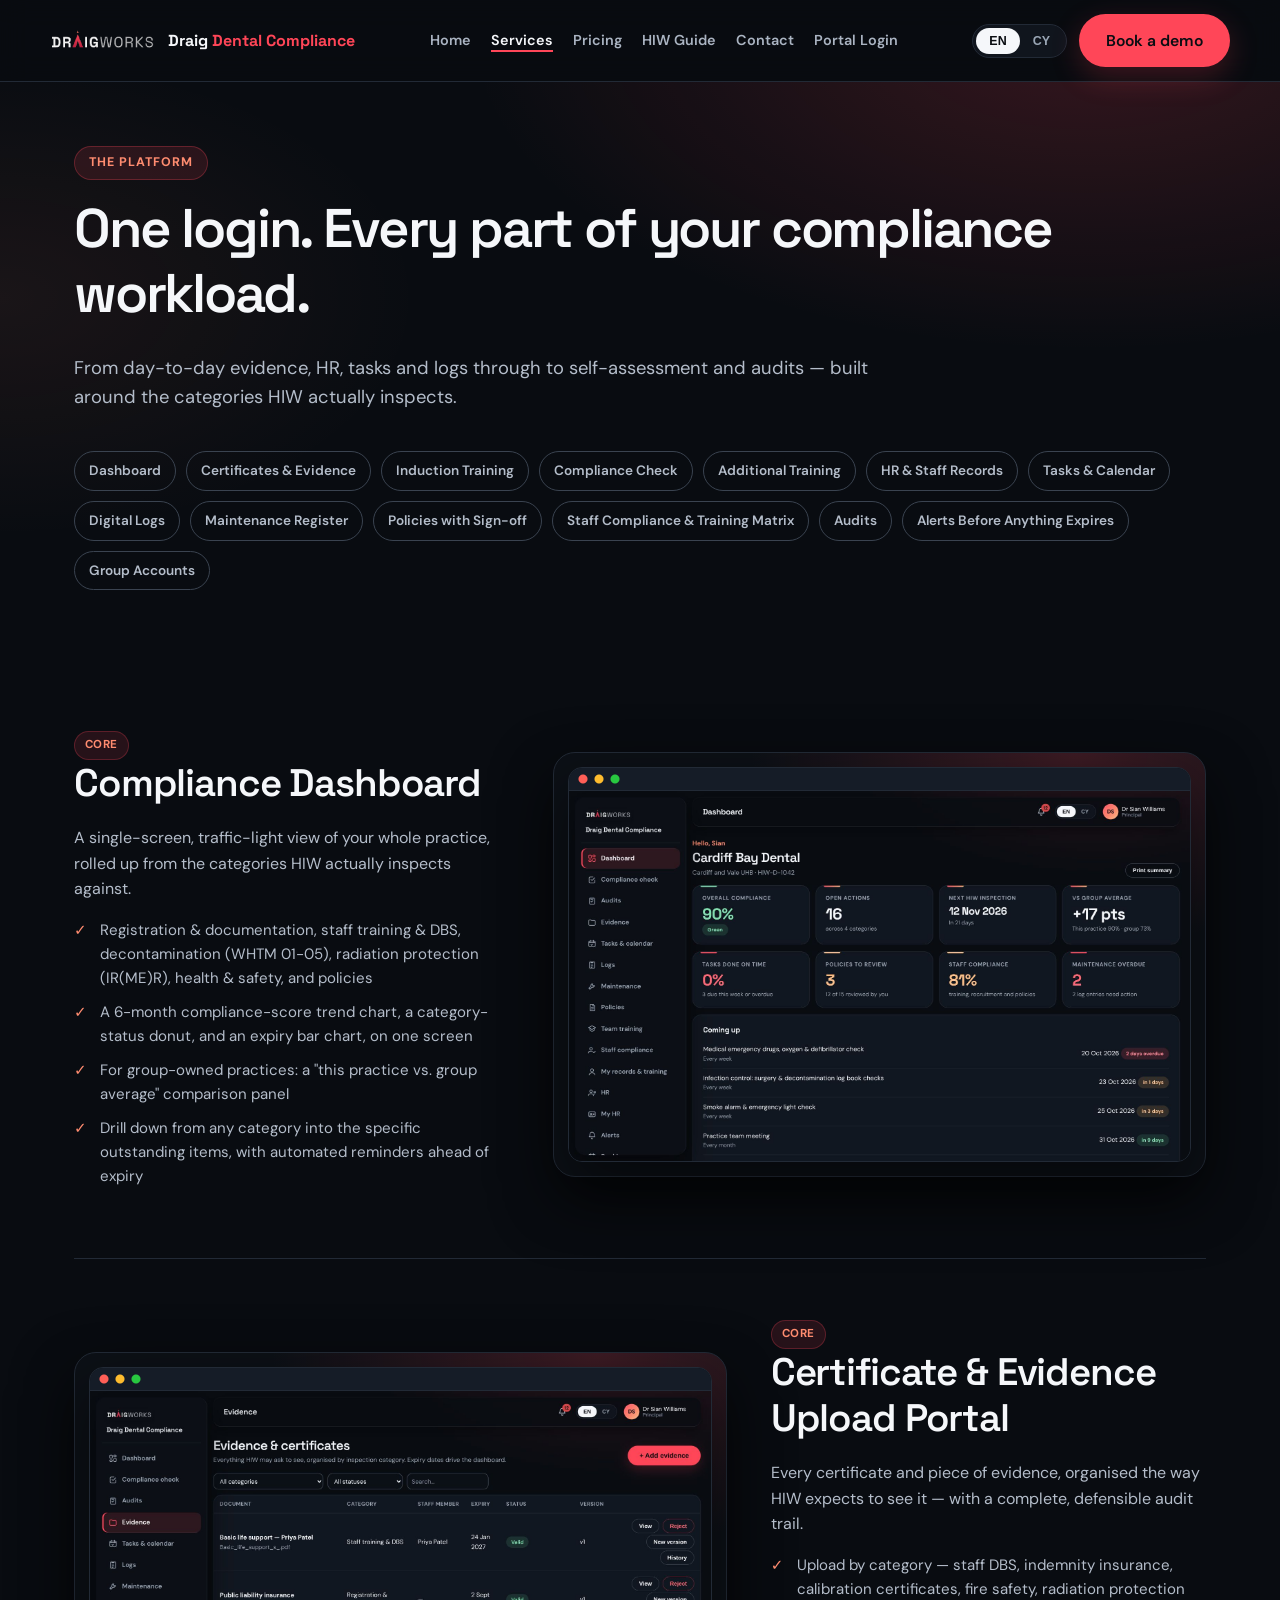
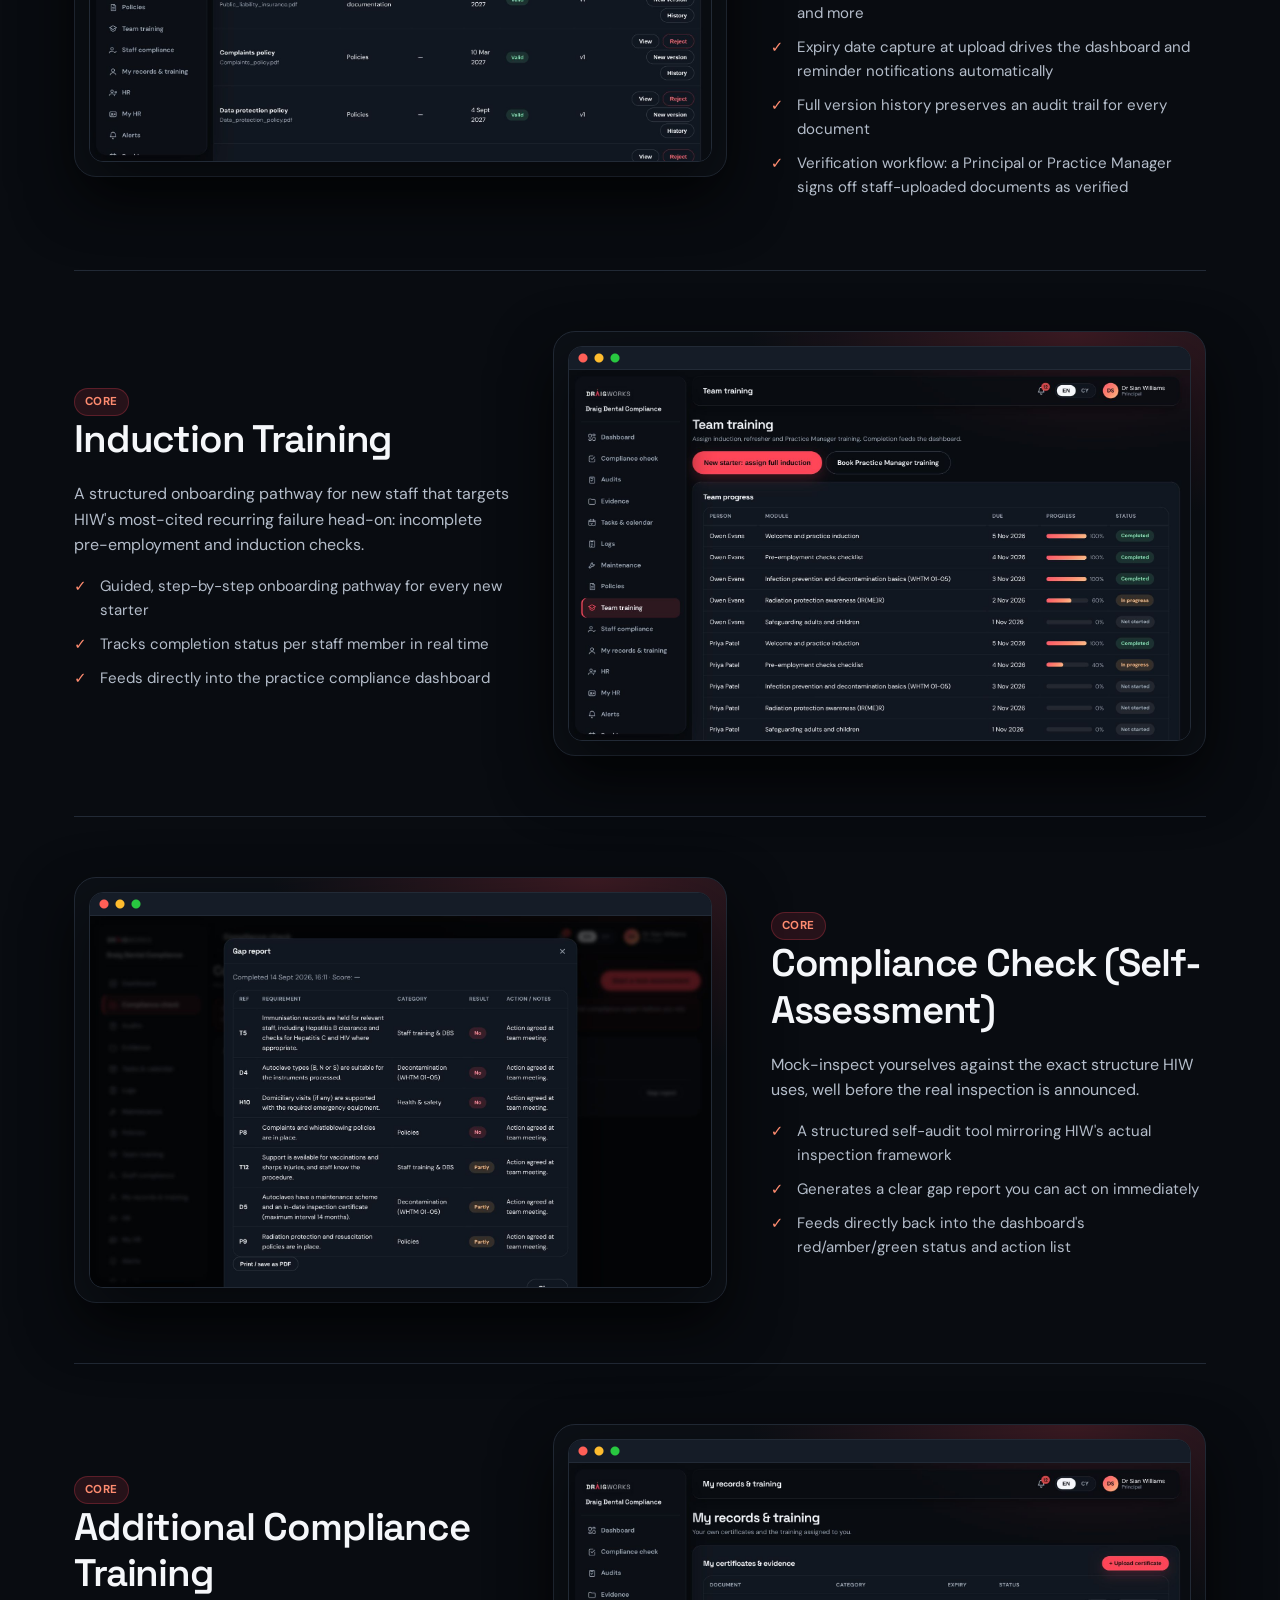
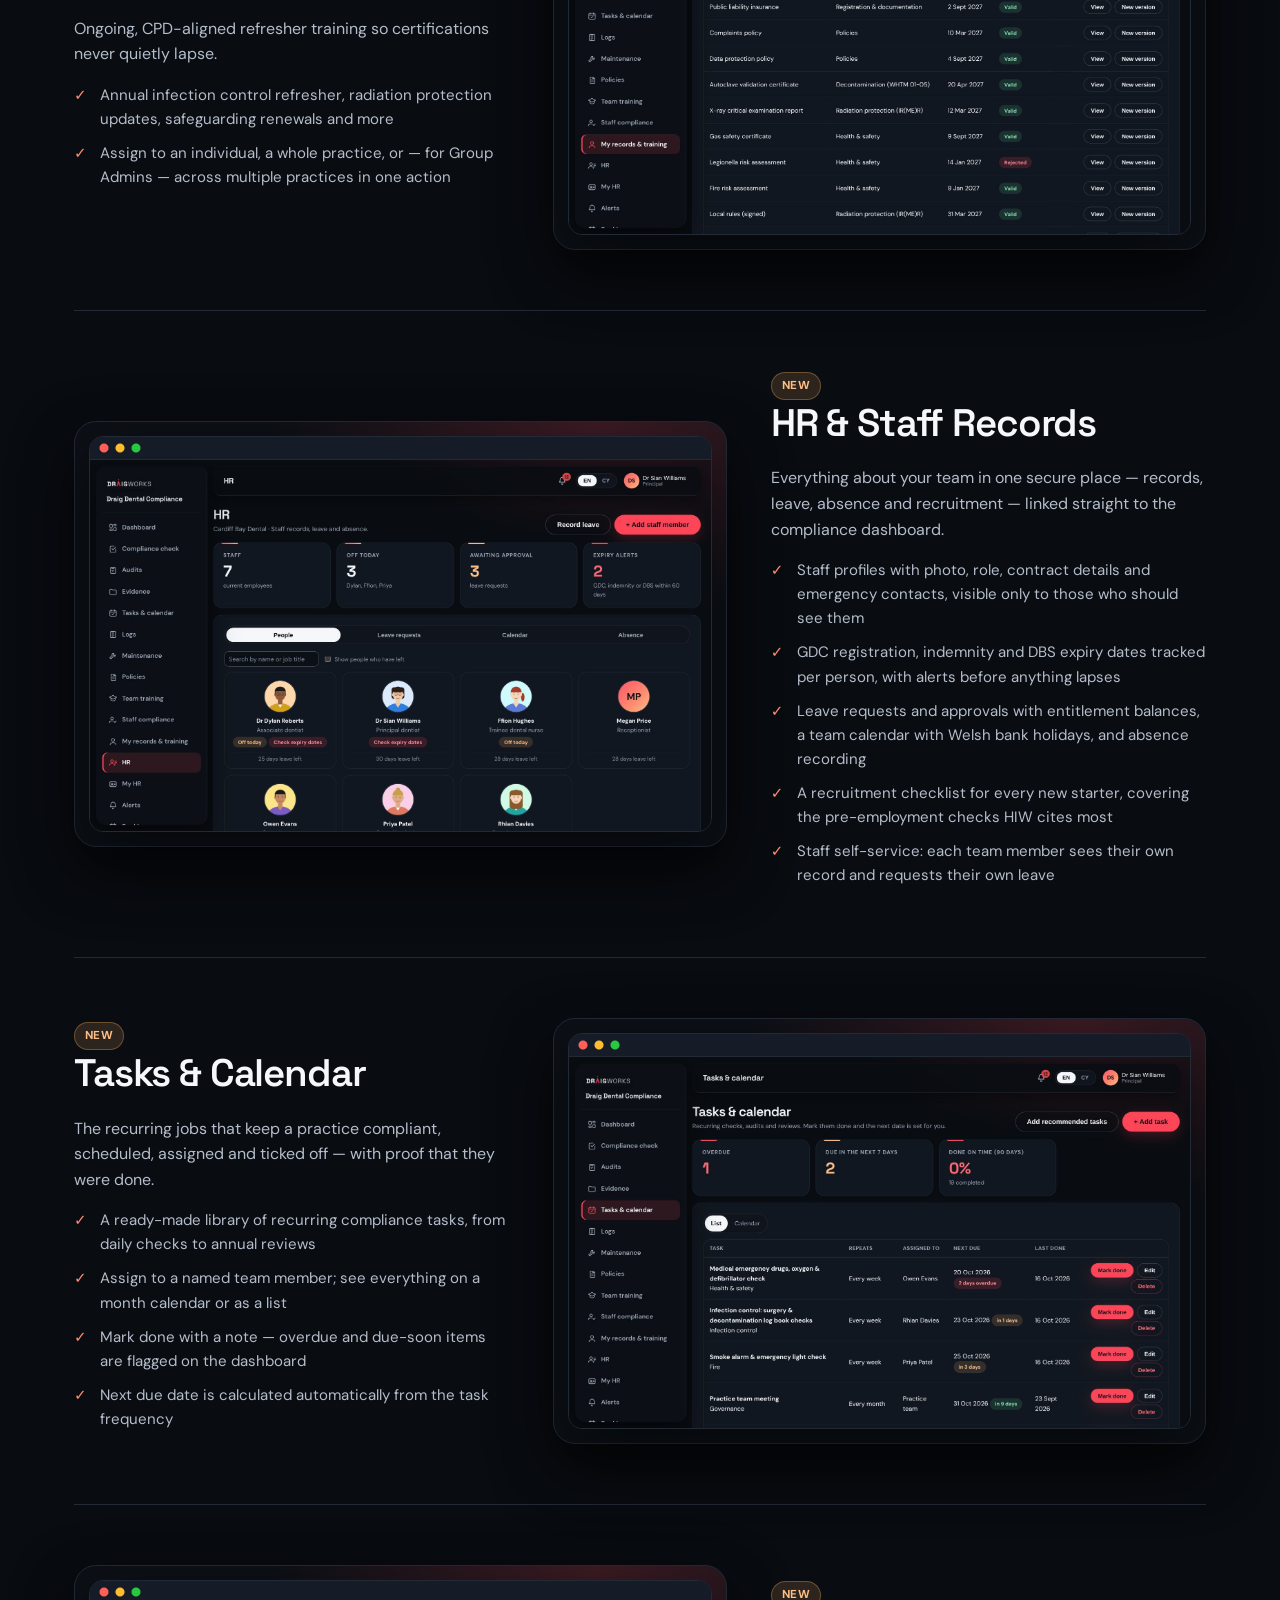
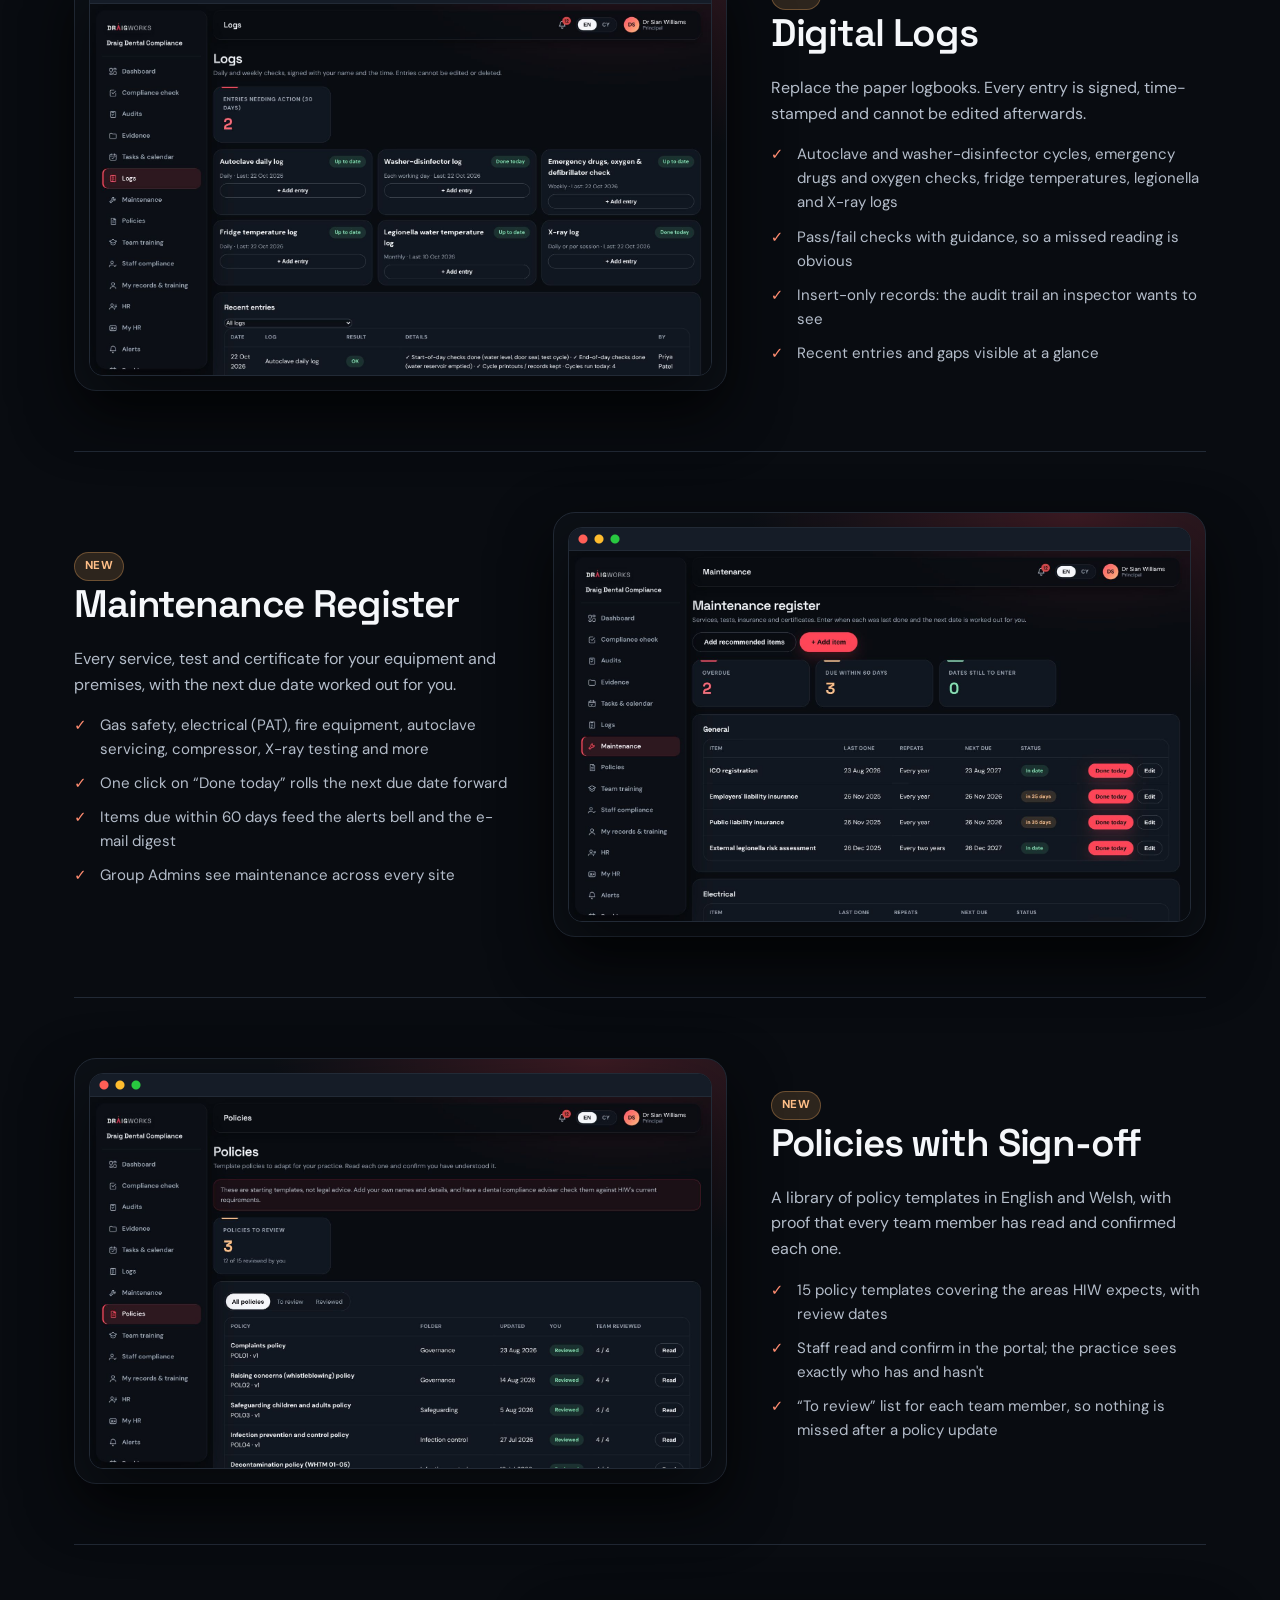
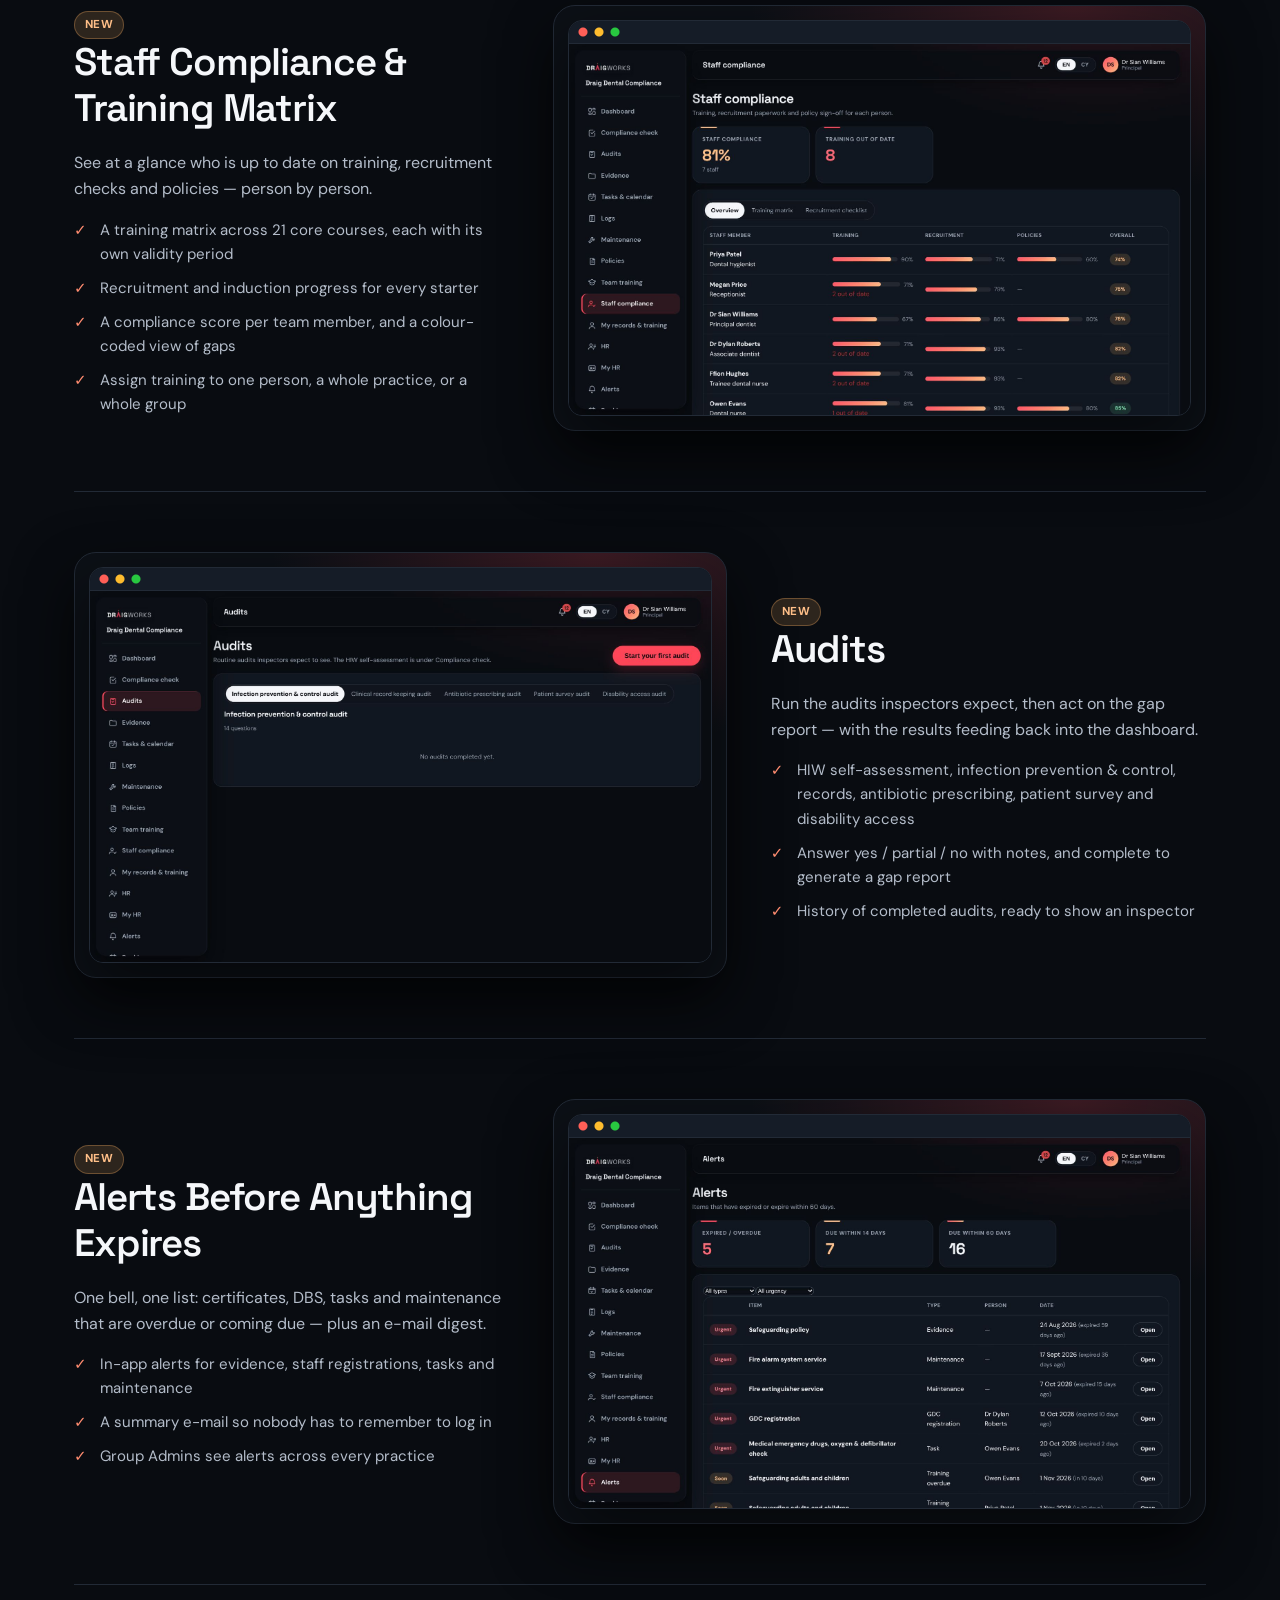
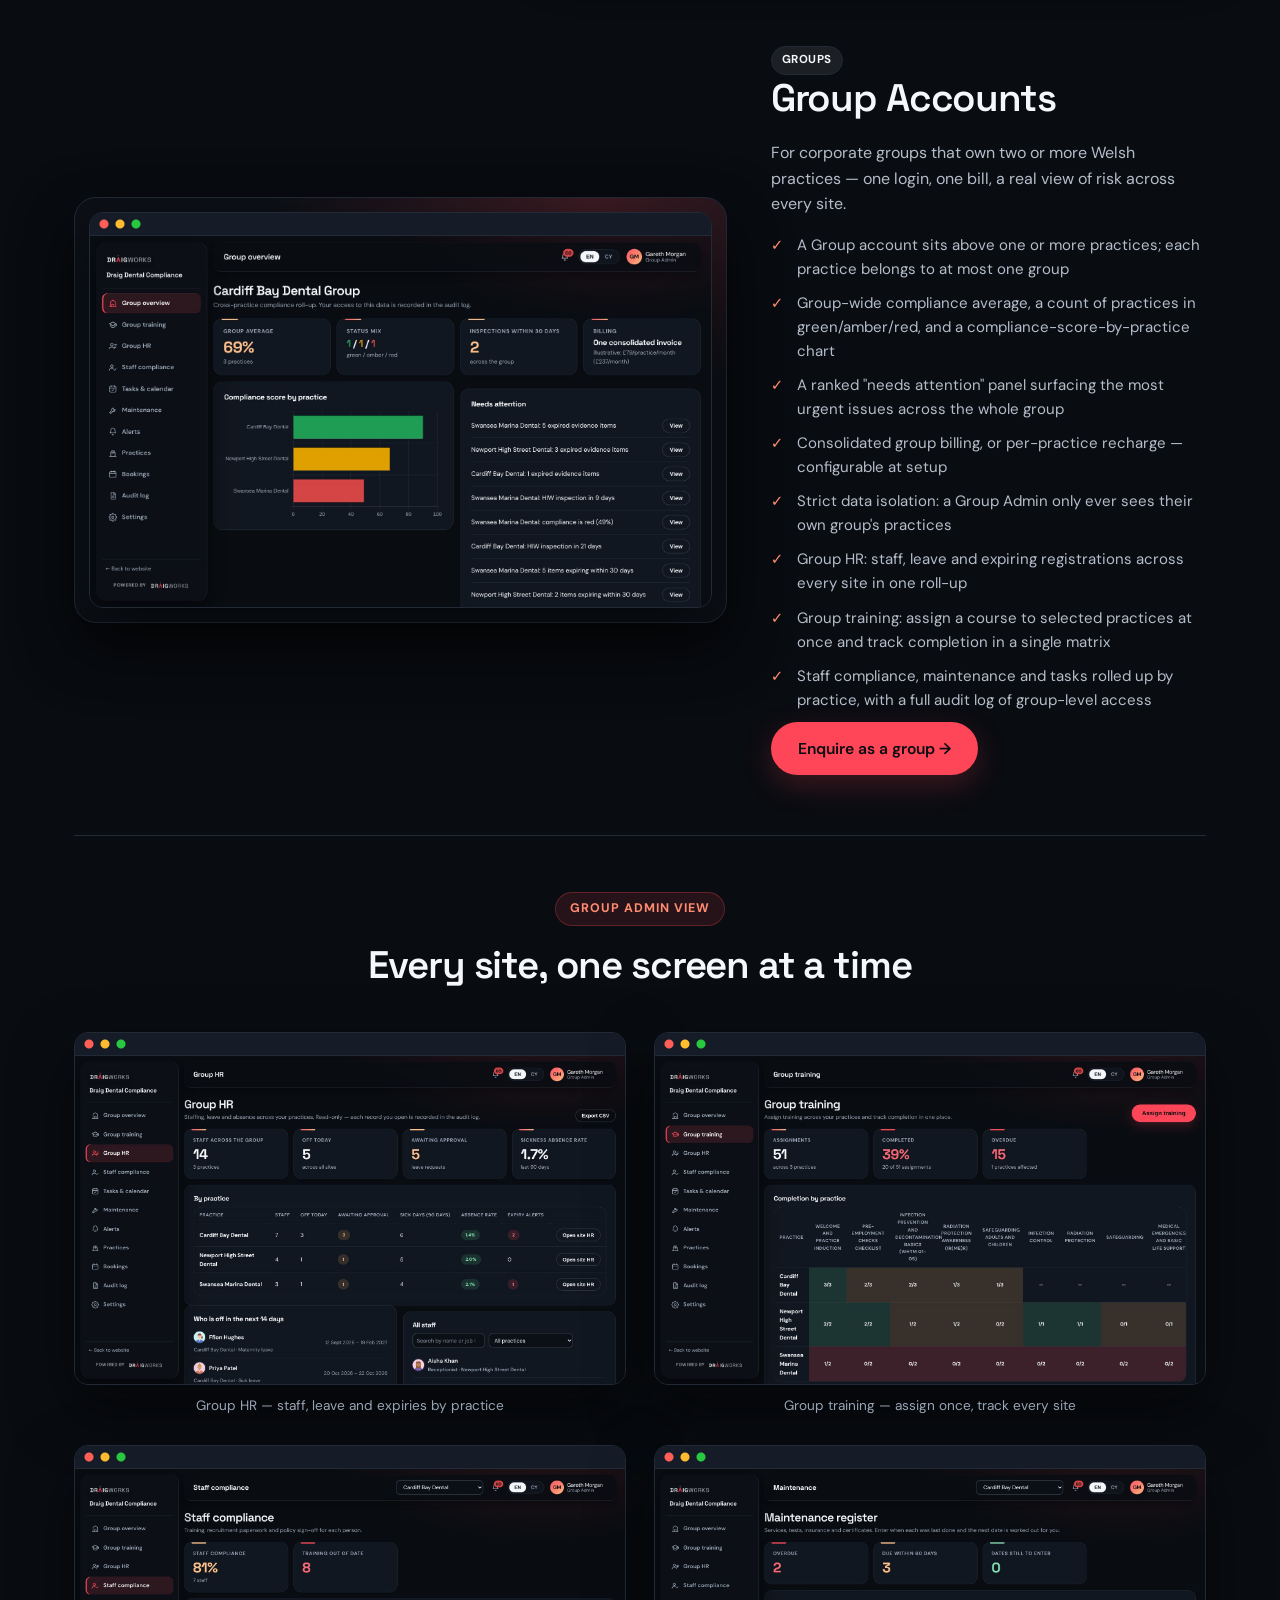
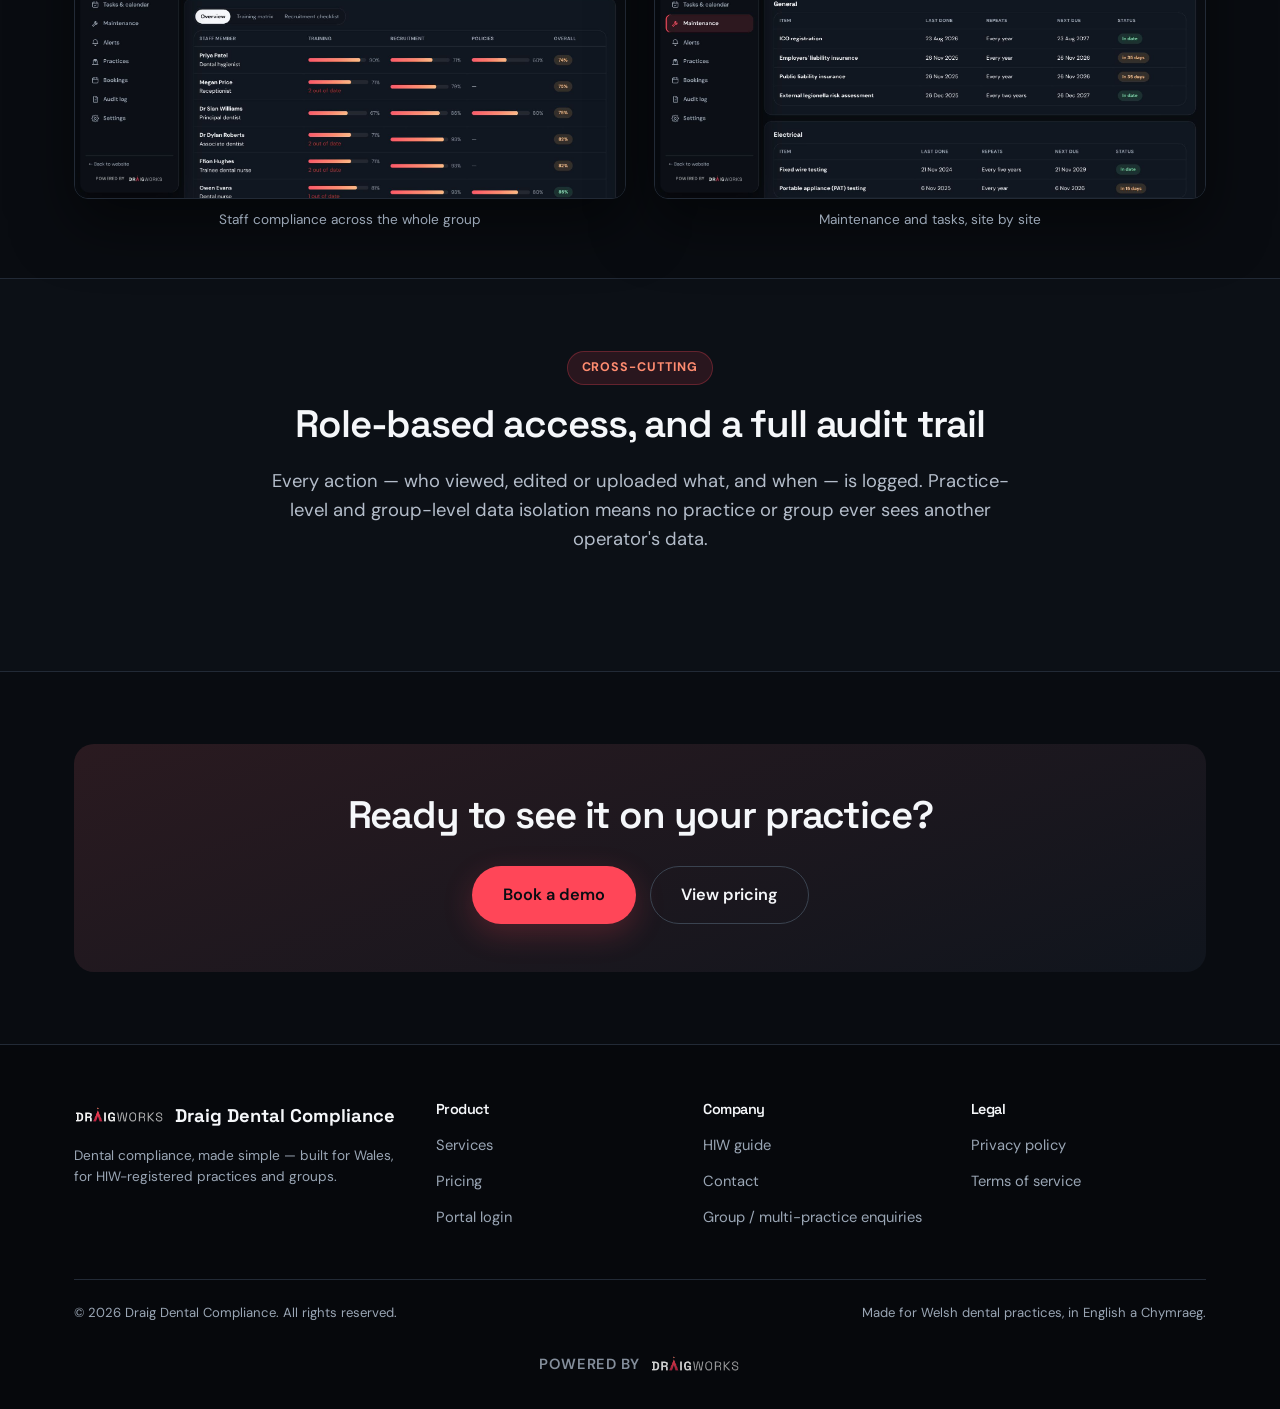
<file: dental-compliance/dw/services.html>
<!doctype html>
<html lang="en" data-brand="Draig Dental Compliance">
<head>
<meta charset="UTF-8">
<meta name="viewport" content="width=device-width, initial-scale=1">
<title>Services — Draig Dental Compliance</title>
<meta name="description" content="Every feature of the Draig Dental Compliance portal: dashboard, evidence upload, induction training, self-assessment, HR, tasks, logs and audits and group accounts.">
<link rel="icon" href="../img/draigworks-favicon.ico" sizes="any">
<link rel="apple-touch-icon" href="../img/draigworks-touch-icon.png">
<link rel="stylesheet" href="../css/style.css">
<link rel="preconnect" href="https://fonts.googleapis.com"><link rel="preconnect" href="https://fonts.gstatic.com" crossorigin><link rel="stylesheet" href="https://fonts.googleapis.com/css2?family=DM+Sans:opsz,wght@9..40,400;9..40,500;9..40,600;9..40,700&family=Space+Grotesk:wght@400;500;600;700&display=swap">
<link rel="stylesheet" href="../css/theme-draigworks.css">
<meta name="robots" content="noindex,follow">
</head>
<body data-page="services">
<a class="skip-link" href="#main">Skip to content</a>

<header class="site-header">
  <div class="container nav">
    <a href="index.html" class="brand"><img src="../img/draigworks-white.png" alt="Draigworks logo" class="dw-logo"><span>Draig <span class="cy">Dental Compliance</span></span></a>
    <nav class="nav-links" id="nav-links">
      <a href="index.html" data-i18n="nav-home">Home</a>
      <a href="services.html" data-i18n="nav-services">Services</a>
      <a href="pricing.html" data-i18n="nav-pricing">Pricing</a>
      <a href="hiw-guide.html" data-i18n="nav-hiw">HIW Guide</a>
      <a href="contact.html" data-i18n="nav-contact">Contact</a>
      <a href="../portal/draigworks.html" data-i18n="nav-portal">Portal Login</a>
    </nav>
    <div class="nav-actions">
      <div class="lang-toggle">
        <button data-lang="en" class="active">EN</button>
        <button data-lang="cy">CY</button>
      </div>
      <a href="contact.html" class="btn btn-primary desktop-only" data-i18n="nav-cta">Book a demo</a>
      <button class="nav-toggle" aria-label="Toggle navigation" aria-expanded="false">
        <span></span><span></span><span></span>
      </button>
    </div>
  </div>
</header>

<main id="main">

  <section class="hero" style="padding:64px 0 32px;">
    <div class="container">
      <span class="eyebrow" data-i18n="svc-eyebrow">The platform</span>
      <h1 data-i18n="svc-title">One login. Every part of your compliance workload.</h1>
      <p class="lede" data-i18n="svc-sub">From day-to-day evidence, HR, tasks and logs through to self-assessment and audits — built around the categories HIW actually inspects.</p>
      <nav class="service-nav" aria-label="Jump to service">
        <a href="#dashboard" data-i18n="svc-nav-1">Dashboard</a>
        <a href="#certificates" data-i18n="svc-nav-2">Certificates &amp; Evidence</a>
        <a href="#induction" data-i18n="svc-nav-3">Induction Training</a>
        <a href="#compliance-check" data-i18n="svc-nav-4">Compliance Check</a>
        <a href="#additional-training" data-i18n="svc-nav-5">Additional Training</a>
        <a class="later" href="#pm-training" data-i18n="svc-nav-6">Practice Manager Training</a>
        <a class="later" href="#pre-inspection" data-i18n="svc-nav-7">Pre-Inspection Visit</a>
        <a href="#hr" data-i18n="svc-nav-hr">HR &amp; Staff Records</a>
        <a href="#tasks" data-i18n="svc-nav-tasks">Tasks &amp; Calendar</a>
        <a href="#logs" data-i18n="svc-nav-logs">Digital Logs</a>
        <a href="#maintenance" data-i18n="svc-nav-maint">Maintenance Register</a>
        <a href="#policies" data-i18n="svc-nav-pol">Policies with Sign-off</a>
        <a href="#staff-compliance" data-i18n="svc-nav-staffc">Staff Compliance &amp; Training Matrix</a>
        <a href="#audits" data-i18n="svc-nav-aud">Audits</a>
        <a href="#alerts" data-i18n="svc-nav-alert">Alerts Before Anything Expires</a>
        <a href="#groups" data-i18n="svc-nav-8">Group Accounts</a>
      </nav>
    </div>
  </section>

  <section class="tight">
    <div class="container">

      <!-- DASHBOARD -->
      <div class="feature-row" id="dashboard">
        <div>
          <span class="tag" data-i18n="dash-tag">Core</span>
          <h2 data-i18n="dash-title">Compliance Dashboard</h2>
          <p data-i18n="dash-body">A single-screen, traffic-light view of your whole practice, rolled up from the categories HIW actually inspects against.</p>
          <ul class="card-list">
            <li data-i18n="dash-li-1">Registration &amp; documentation, staff training &amp; DBS, decontamination (WHTM 01-05), radiation protection (IR(ME)R), health &amp; safety, and policies</li>
            <li data-i18n="dash-li-2">A 6-month compliance-score trend chart, a category-status donut, and an expiry bar chart, on one screen</li>
            <li data-i18n="dash-li-3">For group-owned practices: a "this practice vs. group average" comparison panel</li>
            <li data-i18n="dash-li-4">Drill down from any category into the specific outstanding items, with automated reminders ahead of expiry</li>
          </ul>
        </div>
        <div class="feature-visual shot-visual">
          <figure class="shot"><img src="../img/screens-dw/dashboard.jpg" alt="Compliance dashboard" loading="lazy" width="1800" height="1075"></figure>
        </div>
      </div>

      <!-- CERTIFICATES -->
      <div class="feature-row reverse" id="certificates">
        <div>
          <span class="tag" data-i18n="certs-tag">Core</span>
          <h2 data-i18n="certs-title">Certificate &amp; Evidence Upload Portal</h2>
          <p data-i18n="certs-body">Every certificate and piece of evidence, organised the way HIW expects to see it — with a complete, defensible audit trail.</p>
          <ul class="card-list">
            <li data-i18n="certs-li-1">Upload by category — staff DBS, indemnity insurance, calibration certificates, fire safety, radiation protection and more</li>
            <li data-i18n="certs-li-2">Expiry date capture at upload drives the dashboard and reminder notifications automatically</li>
            <li data-i18n="certs-li-3">Full version history preserves an audit trail for every document</li>
            <li data-i18n="certs-li-4">Verification workflow: a Principal or Practice Manager signs off staff-uploaded documents as verified</li>
          </ul>
        </div>
        <div class="feature-visual shot-visual">
          <figure class="shot"><img src="../img/screens-dw/evidence.jpg" alt="Evidence library" loading="lazy" width="1800" height="1075"></figure>
        </div>
      </div>

      <!-- INDUCTION -->
      <div class="feature-row" id="induction">
        <div>
          <span class="tag" data-i18n="induction-tag">Core</span>
          <h2 data-i18n="induction-title">Induction Training</h2>
          <p data-i18n="induction-body">A structured onboarding pathway for new staff that targets HIW's most-cited recurring failure head-on: incomplete pre-employment and induction checks.</p>
          <ul class="card-list">
            <li data-i18n="induction-li-1">Guided, step-by-step onboarding pathway for every new starter</li>
            <li data-i18n="induction-li-2">Tracks completion status per staff member in real time</li>
            <li data-i18n="induction-li-3">Feeds directly into the practice compliance dashboard</li>
          </ul>
        </div>
        <div class="feature-visual shot-visual">
          <figure class="shot"><img src="../img/screens-dw/team-training.jpg" alt="Team training and induction progress" loading="lazy" width="1800" height="1075"></figure>
        </div>
      </div>

      <!-- COMPLIANCE CHECK -->
      <div class="feature-row reverse" id="compliance-check">
        <div>
          <span class="tag" data-i18n="check-tag">Core</span>
          <h2 data-i18n="check-title">Compliance Check (Self-Assessment)</h2>
          <p data-i18n="check-body">Mock-inspect yourselves against the exact structure HIW uses, well before the real inspection is announced.</p>
          <ul class="card-list">
            <li data-i18n="check-li-1">A structured self-audit tool mirroring HIW's actual inspection framework</li>
            <li data-i18n="check-li-2">Generates a clear gap report you can act on immediately</li>
            <li data-i18n="check-li-3">Feeds directly back into the dashboard's red/amber/green status and action list</li>
          </ul>
        </div>
        <div class="feature-visual shot-visual">
          <figure class="shot"><img src="../img/screens-dw/check.jpg" alt="Compliance check self-assessment" loading="lazy" width="1800" height="1075"></figure>
        </div>
      </div>

      <!-- ADDITIONAL TRAINING -->
      <div class="feature-row" id="additional-training">
        <div>
          <span class="tag" data-i18n="addl-tag">Core</span>
          <h2 data-i18n="addl-title">Additional Compliance Training</h2>
          <p data-i18n="addl-body">Ongoing, CPD-aligned refresher training so certifications never quietly lapse.</p>
          <ul class="card-list">
            <li data-i18n="addl-li-1">Annual infection control refresher, radiation protection updates, safeguarding renewals and more</li>
            <li data-i18n="addl-li-2">Assign to an individual, a whole practice, or — for Group Admins — across multiple practices in one action</li>
          </ul>
        </div>
        <div class="feature-visual shot-visual">
          <figure class="shot"><img src="../img/screens-dw/my-training.jpg" alt="My records and training" loading="lazy" width="1800" height="1075"></figure>
        </div>
      </div>

      <!-- PRACTICE MANAGER TRAINING -->
      <div class="feature-row reverse later" id="pm-training">
        <div>
          <span class="tag amber" data-i18n="pm-tag">Premium</span>
          <h2 data-i18n="pm-title">Practice Manager Training</h2>
          <p data-i18n="pm-body">A dedicated training track for practice managers — reflecting how central the role is to HIW inspection outcomes.</p>
          <ul class="card-list">
            <li data-i18n="pm-li-1">Structured course covering HIW inspection readiness end-to-end: what inspectors look for, running the self-assessment check, evidence management best practice, and leading a team through an announced inspection</li>
            <li data-i18n="pm-li-2">Delivered as guided e-learning plus live/webinar sessions with a compliance expert</li>
            <li data-i18n="pm-li-3">Completion feeds the compliance dashboard as a practice-level credential — "HIW-trained practice manager in post"</li>
            <li data-i18n="pm-li-4">Available as a one-off purchase, included in Practice Plus, or bulk-booked by a Group Admin across several practices</li>
          </ul>
          <a href="pricing.html#addons" class="btn btn-secondary" data-i18n="pm-cta">See pricing →</a>
        </div>
        <div class="feature-visual shot-visual">
          <figure class="shot"><img src="../img/screens-dw/bookings.jpg" alt="Bookings for Practice Manager training" loading="lazy" width="1800" height="1075"></figure>
        </div>
      </div>

      <!-- PRE-INSPECTION -->
      <div class="feature-row later" id="pre-inspection">
        <div>
          <span class="tag amber" data-i18n="visit-tag">Premium</span>
          <h2 data-i18n="visit-title">Pre-Inspection Visit &amp; Compliance Check</h2>
          <p data-i18n="visit-body">A human compliance expert runs a genuine mock inspection ahead of your real one — the highest-margin, most differentiated part of the service.</p>
          <ul class="card-list">
            <li data-i18n="visit-li-1">Bookable service: an expert visits in person, or conducts a remote review, ahead of a scheduled or anticipated HIW inspection</li>
            <li data-i18n="visit-li-2">Booking flow is tied to your practice's own dashboard data, so the reviewer prepares in advance</li>
            <li data-i18n="visit-li-3">Output is a written gap report, loaded straight back into your dashboard</li>
          </ul>
          <a href="pricing.html#addons" class="btn btn-secondary" data-i18n="visit-cta">See pricing →</a>
        </div>
        <div class="feature-visual shot-visual">
          <figure class="shot"><img src="../img/screens-dw/bookings.jpg" alt="Pre-inspection visit booking" loading="lazy" width="1800" height="1075"></figure>
        </div>
      </div>

            <!-- HR -->
      <div class="feature-row reverse" id="hr">
        <div>
          <span class="tag amber" data-i18n="hr-tag">New</span>
          <h2 data-i18n="hr-title">HR &amp; Staff Records</h2>
          <p data-i18n="hr-body">Everything about your team in one secure place — records, leave, absence and recruitment — linked straight to the compliance dashboard.</p>
          <ul class="card-list">
            <li data-i18n="hr-li-1">Staff profiles with photo, role, contract details and emergency contacts, visible only to those who should see them</li>
            <li data-i18n="hr-li-2">GDC registration, indemnity and DBS expiry dates tracked per person, with alerts before anything lapses</li>
            <li data-i18n="hr-li-3">Leave requests and approvals with entitlement balances, a team calendar with Welsh bank holidays, and absence recording</li>
            <li data-i18n="hr-li-4">A recruitment checklist for every new starter, covering the pre-employment checks HIW cites most</li>
            <li data-i18n="hr-li-5">Staff self-service: each team member sees their own record and requests their own leave</li>
          </ul>
        </div>
        <div class="feature-visual shot-visual">
          <figure class="shot"><img src="../img/screens-dw/hr.jpg" alt="HR module showing staff profiles, leave and expiry alerts" loading="lazy" width="1800" height="1075"></figure>
        </div>
      </div>

      <!-- TASKS -->
      <div class="feature-row" id="tasks">
        <div>
          <span class="tag amber" data-i18n="tasks-tag">New</span>
          <h2 data-i18n="tasks-title">Tasks &amp; Calendar</h2>
          <p data-i18n="tasks-body">The recurring jobs that keep a practice compliant, scheduled, assigned and ticked off — with proof that they were done.</p>
          <ul class="card-list">
            <li data-i18n="tasks-li-1">A ready-made library of recurring compliance tasks, from daily checks to annual reviews</li>
            <li data-i18n="tasks-li-2">Assign to a named team member; see everything on a month calendar or as a list</li>
            <li data-i18n="tasks-li-3">Mark done with a note — overdue and due-soon items are flagged on the dashboard</li>
            <li data-i18n="tasks-li-4">Next due date is calculated automatically from the task frequency</li>
          </ul>
        </div>
        <div class="feature-visual shot-visual">
          <figure class="shot"><img src="../img/screens-dw/tasks.jpg" alt="Tasks and calendar view" loading="lazy" width="1800" height="1075"></figure>
        </div>
      </div>

      <!-- LOGS -->
      <div class="feature-row reverse" id="logs">
        <div>
          <span class="tag amber" data-i18n="logs-tag">New</span>
          <h2 data-i18n="logs-title">Digital Logs</h2>
          <p data-i18n="logs-body">Replace the paper logbooks. Every entry is signed, time-stamped and cannot be edited afterwards.</p>
          <ul class="card-list">
            <li data-i18n="logs-li-1">Autoclave and washer-disinfector cycles, emergency drugs and oxygen checks, fridge temperatures, legionella and X-ray logs</li>
            <li data-i18n="logs-li-2">Pass/fail checks with guidance, so a missed reading is obvious</li>
            <li data-i18n="logs-li-3">Insert-only records: the audit trail an inspector wants to see</li>
            <li data-i18n="logs-li-4">Recent entries and gaps visible at a glance</li>
          </ul>
        </div>
        <div class="feature-visual shot-visual">
          <figure class="shot"><img src="../img/screens-dw/logs.jpg" alt="Digital logs for autoclave, fridge, legionella and more" loading="lazy" width="1800" height="1075"></figure>
        </div>
      </div>

      <!-- MAINTENANCE -->
      <div class="feature-row" id="maintenance">
        <div>
          <span class="tag amber" data-i18n="maint-tag">New</span>
          <h2 data-i18n="maint-title">Maintenance Register</h2>
          <p data-i18n="maint-body">Every service, test and certificate for your equipment and premises, with the next due date worked out for you.</p>
          <ul class="card-list">
            <li data-i18n="maint-li-1">Gas safety, electrical (PAT), fire equipment, autoclave servicing, compressor, X-ray testing and more</li>
            <li data-i18n="maint-li-2">One click on “Done today” rolls the next due date forward</li>
            <li data-i18n="maint-li-3">Items due within 60 days feed the alerts bell and the e-mail digest</li>
            <li data-i18n="maint-li-4">Group Admins see maintenance across every site</li>
          </ul>
        </div>
        <div class="feature-visual shot-visual">
          <figure class="shot"><img src="../img/screens-dw/maintenance.jpg" alt="Maintenance register with next due dates" loading="lazy" width="1800" height="1075"></figure>
        </div>
      </div>

      <!-- POLICIES -->
      <div class="feature-row reverse" id="policies">
        <div>
          <span class="tag amber" data-i18n="pol-tag">New</span>
          <h2 data-i18n="pol-title">Policies with Sign-off</h2>
          <p data-i18n="pol-body">A library of policy templates in English and Welsh, with proof that every team member has read and confirmed each one.</p>
          <ul class="card-list">
            <li data-i18n="pol-li-1">15 policy templates covering the areas HIW expects, with review dates</li>
            <li data-i18n="pol-li-2">Staff read and confirm in the portal; the practice sees exactly who has and hasn't</li>
            <li data-i18n="pol-li-3">“To review” list for each team member, so nothing is missed after a policy update</li>
          </ul>
        </div>
        <div class="feature-visual shot-visual">
          <figure class="shot"><img src="../img/screens-dw/policies.jpg" alt="Policy library with read and confirm sign-off" loading="lazy" width="1800" height="1075"></figure>
        </div>
      </div>

      <!-- STAFF-COMPLIANCE -->
      <div class="feature-row" id="staff-compliance">
        <div>
          <span class="tag amber" data-i18n="staffc-tag">New</span>
          <h2 data-i18n="staffc-title">Staff Compliance &amp; Training Matrix</h2>
          <p data-i18n="staffc-body">See at a glance who is up to date on training, recruitment checks and policies — person by person.</p>
          <ul class="card-list">
            <li data-i18n="staffc-li-1">A training matrix across 21 core courses, each with its own validity period</li>
            <li data-i18n="staffc-li-2">Recruitment and induction progress for every starter</li>
            <li data-i18n="staffc-li-3">A compliance score per team member, and a colour-coded view of gaps</li>
            <li data-i18n="staffc-li-4">Assign training to one person, a whole practice, or a whole group</li>
          </ul>
        </div>
        <div class="feature-visual shot-visual">
          <figure class="shot"><img src="../img/screens-dw/staff-compliance.jpg" alt="Staff compliance and training matrix" loading="lazy" width="1800" height="1075"></figure>
        </div>
      </div>

      <!-- AUDITS -->
      <div class="feature-row reverse" id="audits">
        <div>
          <span class="tag amber" data-i18n="aud-tag">New</span>
          <h2 data-i18n="aud-title">Audits</h2>
          <p data-i18n="aud-body">Run the audits inspectors expect, then act on the gap report — with the results feeding back into the dashboard.</p>
          <ul class="card-list">
            <li data-i18n="aud-li-1">HIW self-assessment, infection prevention &amp; control, records, antibiotic prescribing, patient survey and disability access</li>
            <li data-i18n="aud-li-2">Answer yes / partial / no with notes, and complete to generate a gap report</li>
            <li data-i18n="aud-li-3">History of completed audits, ready to show an inspector</li>
          </ul>
        </div>
        <div class="feature-visual shot-visual">
          <figure class="shot"><img src="../img/screens-dw/audits.jpg" alt="Audit programme" loading="lazy" width="1800" height="1075"></figure>
        </div>
      </div>

      <!-- ALERTS -->
      <div class="feature-row" id="alerts">
        <div>
          <span class="tag amber" data-i18n="alert-tag">New</span>
          <h2 data-i18n="alert-title">Alerts Before Anything Expires</h2>
          <p data-i18n="alert-body">One bell, one list: certificates, DBS, tasks and maintenance that are overdue or coming due — plus an e-mail digest.</p>
          <ul class="card-list">
            <li data-i18n="alert-li-1">In-app alerts for evidence, staff registrations, tasks and maintenance</li>
            <li data-i18n="alert-li-2">A summary e-mail so nobody has to remember to log in</li>
            <li data-i18n="alert-li-3">Group Admins see alerts across every practice</li>
          </ul>
        </div>
        <div class="feature-visual shot-visual">
          <figure class="shot"><img src="../img/screens-dw/alerts.jpg" alt="Alerts view" loading="lazy" width="1800" height="1075"></figure>
        </div>
      </div>

      <!-- GROUPS -->
      <div class="feature-row reverse" id="groups">
        <div>
          <span class="tag navy" data-i18n="groups-svc-tag">Groups</span>
          <h2 data-i18n="groups-svc-title">Group Accounts</h2>
          <p data-i18n="groups-svc-body">For corporate groups that own two or more Welsh practices — one login, one bill, a real view of risk across every site.</p>
          <ul class="card-list">
            <li data-i18n="groups-svc-li-1">A Group account sits above one or more practices; each practice belongs to at most one group</li>
            <li data-i18n="groups-svc-li-2">Group-wide compliance average, a count of practices in green/amber/red, and a compliance-score-by-practice chart</li>
            <li data-i18n="groups-svc-li-3">A ranked "needs attention" panel surfacing the most urgent issues across the whole group</li>
            <li data-i18n="groups-svc-li-4">Consolidated group billing, or per-practice recharge — configurable at setup</li>
            <li class="later" data-i18n="groups-svc-li-5">Bulk-book practice manager training or pre-inspection visits across multiple sites in one action</li>
            <li data-i18n="groups-svc-li-6">Strict data isolation: a Group Admin only ever sees their own group's practices</li>
            <li data-i18n="groups-svc-li-7">Group HR: staff, leave and expiring registrations across every site in one roll-up</li>
            <li data-i18n="groups-svc-li-8">Group training: assign a course to selected practices at once and track completion in a single matrix</li>
            <li data-i18n="groups-svc-li-9">Staff compliance, maintenance and tasks rolled up by practice, with a full audit log of group-level access</li>
          </ul>
          <a href="contact.html#group" class="btn btn-primary" data-i18n="groups-svc-cta">Enquire as a group →</a>
        </div>
        <div class="feature-visual shot-visual">
          <figure class="shot"><img src="../img/screens-dw/group.jpg" alt="Group overview dashboard" loading="lazy" width="1800" height="1075"></figure>
        </div>
      </div>


      <!-- GROUP GALLERY -->
      <div class="section-head center" style="padding-top:56px;">
        <span class="eyebrow" data-i18n="gal-eyebrow">Group Admin view</span>
        <h2 data-i18n="gal-title">Every site, one screen at a time</h2>
      </div>
      <div class="shot-grid">
        <div><figure class="shot"><img src="../img/screens-dw/group-hr.jpg" alt="Group HR roll-up" loading="lazy" width="1800" height="1075"></figure><p class="small" data-i18n="gal-1">Group HR — staff, leave and expiries by practice</p></div>
        <div><figure class="shot"><img src="../img/screens-dw/group-training.jpg" alt="Group training matrix" loading="lazy" width="1800" height="1075"></figure><p class="small" data-i18n="gal-2">Group training — assign once, track every site</p></div>
        <div><figure class="shot"><img src="../img/screens-dw/group-staff.jpg" alt="Group staff compliance" loading="lazy" width="1800" height="1075"></figure><p class="small" data-i18n="gal-3">Staff compliance across the whole group</p></div>
        <div><figure class="shot"><img src="../img/screens-dw/group-maintenance.jpg" alt="Group maintenance" loading="lazy" width="1800" height="1075"></figure><p class="small" data-i18n="gal-4">Maintenance and tasks, site by site</p></div>
      </div>

    </div>
  </section>

  <!-- ACCESS & AUDIT -->
  <section class="band">
    <div class="container">
      <div class="section-head center">
        <span class="eyebrow" data-i18n="access-eyebrow">Cross-cutting</span>
        <h2 data-i18n="access-title">Role-based access, and a full audit trail</h2>
        <p class="lede" style="margin:0 auto;" data-i18n="access-sub">Every action — who viewed, edited or uploaded what, and when — is logged. Practice-level and group-level data isolation means no practice or group ever sees another operator's data.</p>
      </div>
    </div>
  </section>

  <!-- CTA -->
  <section>
    <div class="container">
      <div class="card" style="padding:48px;text-align:center;background:linear-gradient(160deg,var(--sky-100),var(--white));border:none;">
        <h2 data-i18n="svc-cta-title">Ready to see it on your practice?</h2>
        <div class="hero-actions" style="justify-content:center;">
          <a href="contact.html" class="btn btn-primary btn-lg" data-i18n="hero-cta-primary">Book a demo</a>
          <a href="pricing.html" class="btn btn-secondary btn-lg" data-i18n="svc-cta-secondary">View pricing</a>
        </div>
      </div>
    </div>
  </section>

</main>

<footer class="site-footer">
  <div class="container">
    <div class="footer-grid">
      <div>
        <div class="brand"><img src="../img/draigworks-white.png" alt="Draigworks logo" class="dw-logo"><span>Draig Dental Compliance</span></div>
        <p class="small" data-i18n="footer-tagline" style="margin-top:14px;">Dental compliance, made simple — built for Wales, for HIW-registered practices and groups.</p>
      </div>
      <div>
        <h4 data-i18n="footer-product">Product</h4>
        <ul>
          <li><a href="services.html" data-i18n="footer-services">Services</a></li>
          <li><a href="pricing.html" data-i18n="footer-pricing">Pricing</a></li>
          <li><a href="../portal/draigworks.html" data-i18n="footer-portal">Portal login</a></li>
        </ul>
      </div>
      <div>
        <h4 data-i18n="footer-company">Company</h4>
        <ul>
          <li><a href="hiw-guide.html" data-i18n="footer-hiw">HIW guide</a></li>
          <li><a href="contact.html" data-i18n="footer-contact">Contact</a></li>
          <li><a href="contact.html#group" data-i18n="footer-group">Group / multi-practice enquiries</a></li>
        </ul>
      </div>
      <div>
        <h4 data-i18n="footer-legal">Legal</h4>
        <ul>
          <li><a href="#" data-i18n="footer-privacy">Privacy policy</a></li>
          <li><a href="#" data-i18n="footer-terms">Terms of service</a></li>
        </ul>
      </div>
    </div>
    <div class="footer-bottom">
      <span>&copy; <span data-year></span> Draig Dental Compliance. <span data-i18n="footer-rights">All rights reserved.</span></span>
      <span data-i18n="footer-madefor">Made for Welsh dental practices, in English a Chymraeg.</span>
    </div>
  </div>
</footer>

<script src="../js/site-config.js"></script>
<script src="translations.js"></script>
<script src="../js/main.js"></script>
</body>
</html>
</file>
<file: dental-compliance/css/style.css>
/* ==========================================================================
   Cymru Compliance — Design System
   Palette: "Pale Blue / Corporate" (PRD Section 10, Option A) — navy + blue,
   pulled from the brand logo. Traffic-light RAG colours reserved for status.
   ========================================================================== */

:root {
  /* Brand */
  --navy-900: #0a1f3d;
  --navy-800: #0f2a52;
  --navy-700: #133766;
  --blue-600: #1467c7;
  --blue-500: #2f7fe0;
  --sky-400: #4fb6e8;
  --sky-300: #8fd4f5;
  --sky-100: #eaf6fd;

  /* Neutrals */
  --white: #ffffff;
  --slate-50: #f6f9fc;
  --slate-100: #eef2f7;
  --slate-200: #dde5ee;
  --slate-400: #8b98a9;
  --slate-600: #55637a;
  --slate-800: #2b3648;
  --ink: #101826;

  /* Status (RAG — used sparingly, ties to product's own status language) */
  --status-green: #1f9d55;
  --status-green-bg: #e7f7ee;
  --status-amber: #c67c00;
  --status-amber-bg: #fdf3df;
  --status-red: #d64545;
  --status-red-bg: #fbe9e9;

  /* Type */
  --font-base: "Inter", -apple-system, BlinkMacSystemFont, "Segoe UI", Roboto, Helvetica, Arial, sans-serif;

  /* Layout */
  --container: 1180px;
  --radius-sm: 8px;
  --radius-md: 14px;
  --radius-lg: 22px;
  --shadow-sm: 0 1px 2px rgba(10, 31, 61, 0.06), 0 1px 1px rgba(10, 31, 61, 0.04);
  --shadow-md: 0 8px 24px rgba(10, 31, 61, 0.08);
  --shadow-lg: 0 20px 48px rgba(10, 31, 61, 0.14);
  --transition: 180ms ease;
}

* { box-sizing: border-box; }
html { scroll-behavior: smooth; }

body {
  margin: 0;
  font-family: var(--font-base);
  color: var(--ink);
  background: var(--white);
  -webkit-font-smoothing: antialiased;
  line-height: 1.6;
}

img { max-width: 100%; display: block; }

h1, h2, h3, h4 {
  font-weight: 700;
  line-height: 1.2;
  color: var(--navy-900);
  margin: 0 0 0.5em;
  letter-spacing: -0.01em;
}
h1 { font-size: clamp(2.1rem, 4vw + 1rem, 3.4rem); }
h2 { font-size: clamp(1.6rem, 2vw + 1rem, 2.4rem); }
h3 { font-size: 1.3rem; }
p { margin: 0 0 1em; color: var(--slate-600); }
a { color: var(--blue-600); text-decoration: none; }
a:hover { text-decoration: underline; }

.container {
  width: 100%;
  max-width: var(--container);
  margin: 0 auto;
  padding: 0 24px;
}

section { padding: 72px 0; }
section.tight { padding: 48px 0; }

.eyebrow {
  display: inline-flex;
  align-items: center;
  gap: 8px;
  font-size: 0.78rem;
  font-weight: 700;
  letter-spacing: 0.08em;
  text-transform: uppercase;
  color: var(--blue-600);
  background: var(--sky-100);
  padding: 6px 14px;
  border-radius: 999px;
  margin-bottom: 16px;
}

.lede {
  font-size: 1.15rem;
  color: var(--slate-600);
  max-width: 62ch;
}

/* ---- Buttons ---- */
.btn {
  display: inline-flex;
  align-items: center;
  justify-content: center;
  gap: 8px;
  padding: 13px 26px;
  border-radius: var(--radius-sm);
  font-weight: 600;
  font-size: 0.98rem;
  border: 1px solid transparent;
  cursor: pointer;
  transition: transform var(--transition), box-shadow var(--transition), background var(--transition), border-color var(--transition);
  text-decoration: none;
  white-space: nowrap;
}
.btn:hover { text-decoration: none; }
.btn-primary {
  background: linear-gradient(135deg, var(--blue-600), var(--sky-400));
  color: var(--white);
  box-shadow: 0 6px 18px rgba(20, 103, 199, 0.28);
}
.btn-primary:hover { transform: translateY(-1px); box-shadow: 0 10px 24px rgba(20, 103, 199, 0.34); }
.btn-secondary {
  background: var(--white);
  color: var(--navy-800);
  border-color: var(--slate-200);
}
.btn-secondary:hover { border-color: var(--blue-500); color: var(--blue-600); transform: translateY(-1px); }
.btn-ghost {
  background: transparent;
  color: var(--white);
  border-color: rgba(255,255,255,0.35);
}
.btn-ghost:hover { background: rgba(255,255,255,0.1); }
.btn-block { width: 100%; }
.btn-lg { padding: 15px 30px; font-size: 1.02rem; }

/* ---- Header / Nav ---- */
.site-header {
  position: sticky;
  top: 0;
  z-index: 100;
  background: rgba(255,255,255,0.9);
  backdrop-filter: saturate(180%) blur(10px);
  border-bottom: 1px solid var(--slate-200);
}
.nav {
  display: flex;
  align-items: center;
  justify-content: space-between;
  padding: 14px 0;
}
.brand {
  display: flex;
  align-items: center;
  gap: 10px;
  font-weight: 800;
  color: var(--navy-900);
  font-size: 1.15rem;
}
.brand img { width: 38px; height: 38px; }
.brand .cy { color: var(--blue-600); }

.nav-links {
  display: flex;
  align-items: center;
  gap: 30px;
}
.nav-links a {
  color: var(--slate-800);
  font-weight: 600;
  font-size: 0.95rem;
}
.nav-links a:hover { color: var(--blue-600); text-decoration: none; }
.nav-links a.active { color: var(--blue-600); }

.nav-actions { display: flex; align-items: center; gap: 12px; }

.lang-toggle {
  display: inline-flex;
  border: 1px solid var(--slate-200);
  border-radius: 999px;
  padding: 3px;
  background: var(--slate-50);
}
.lang-toggle button {
  border: none;
  background: transparent;
  padding: 6px 13px;
  border-radius: 999px;
  font-weight: 700;
  font-size: 0.78rem;
  cursor: pointer;
  color: var(--slate-600);
  transition: background var(--transition), color var(--transition);
}
.lang-toggle button.active {
  background: var(--navy-900);
  color: var(--white);
}

.nav-toggle {
  display: none;
  flex-direction: column;
  gap: 5px;
  background: none;
  border: none;
  cursor: pointer;
  padding: 8px;
}
.nav-toggle span {
  width: 24px;
  height: 2px;
  background: var(--navy-900);
  border-radius: 2px;
}

@media (max-width: 900px) {
  .nav-toggle { display: flex; }
  .nav-links {
    position: fixed;
    top: 68px;
    left: 0;
    right: 0;
    bottom: 0;
    background: var(--white);
    flex-direction: column;
    align-items: flex-start;
    gap: 4px;
    padding: 20px 24px 32px;
    transform: translateX(100%);
    transition: transform var(--transition);
    overflow-y: auto;
  }
  .nav-links.open { transform: translateX(0); }
  .nav-links a {
    width: 100%;
    padding: 14px 0;
    border-bottom: 1px solid var(--slate-100);
  }
  .nav-actions { margin-left: auto; }
  .nav-actions .btn-primary.desktop-only { display: none; }
}

/* ---- Hero ---- */
.hero {
  background: radial-gradient(1100px 500px at 85% -10%, rgba(79,182,232,0.16), transparent 60%),
              linear-gradient(180deg, var(--white), var(--slate-50));
  padding: 88px 0 64px;
}
.hero-grid {
  display: grid;
  grid-template-columns: 1.1fr 0.9fr;
  gap: 56px;
  align-items: center;
}
@media (max-width: 900px) {
  .hero-grid { grid-template-columns: 1fr; }
}
.hero-actions { display: flex; gap: 14px; flex-wrap: wrap; margin-top: 28px; }
.hero-stats {
  display: flex;
  gap: 28px;
  margin-top: 40px;
  flex-wrap: wrap;
}
.hero-stat strong { display: block; font-size: 1.7rem; color: var(--navy-900); }
.hero-stat span { font-size: 0.85rem; color: var(--slate-400); }

.hero-visual {
  background: linear-gradient(160deg, var(--navy-900), var(--blue-600) 120%);
  border-radius: var(--radius-lg);
  padding: 28px;
  box-shadow: var(--shadow-lg);
  color: var(--white);
}
.hero-visual .panel {
  background: rgba(255,255,255,0.06);
  border: 1px solid rgba(255,255,255,0.14);
  border-radius: var(--radius-md);
  padding: 20px;
}
.hero-visual .panel + .panel { margin-top: 14px; }
.rag-row { display: flex; align-items: center; justify-content: space-between; margin: 10px 0; font-size: 0.92rem; }
.rag-dot { width: 10px; height: 10px; border-radius: 50%; display: inline-block; margin-right: 8px; }
.rag-dot.green { background: #37d67a; }
.rag-dot.amber { background: #ffbe4d; }
.rag-dot.red { background: #ff6b6b; }

/* ---- Sections / grids ---- */
.section-head { max-width: 760px; margin-bottom: 44px; }
.section-head.center { margin-left: auto; margin-right: auto; text-align: center; }

.grid {
  display: grid;
  gap: 24px;
}
.grid-2 { grid-template-columns: repeat(2, 1fr); }
.grid-3 { grid-template-columns: repeat(3, 1fr); }
.grid-4 { grid-template-columns: repeat(4, 1fr); }
@media (max-width: 900px) {
  .grid-2, .grid-3, .grid-4 { grid-template-columns: 1fr 1fr; }
}
@media (max-width: 640px) {
  .grid-2, .grid-3, .grid-4 { grid-template-columns: 1fr; }
}

.card {
  background: var(--white);
  border: 1px solid var(--slate-200);
  border-radius: var(--radius-md);
  padding: 28px;
  box-shadow: var(--shadow-sm);
  transition: box-shadow var(--transition), transform var(--transition), border-color var(--transition);
}
.card:hover { box-shadow: var(--shadow-md); transform: translateY(-2px); border-color: var(--sky-300); }
.card .icon {
  width: 46px;
  height: 46px;
  border-radius: 12px;
  background: var(--sky-100);
  color: var(--blue-600);
  display: flex;
  align-items: center;
  justify-content: center;
  font-size: 1.3rem;
  margin-bottom: 16px;
}
.card h3 { margin-bottom: 8px; }
.card p { margin-bottom: 0; font-size: 0.95rem; }
.card a.card-link { font-size: 0.88rem; font-weight: 700; display: inline-block; margin-top: 12px; }

.card-list { list-style: none; margin: 14px 0 0; padding: 0; }
.card-list li {
  position: relative;
  padding-left: 26px;
  margin-bottom: 10px;
  font-size: 0.94rem;
  color: var(--slate-600);
}
.card-list li::before {
  content: "✓";
  position: absolute;
  left: 0;
  top: 0;
  color: var(--status-green);
  font-weight: 800;
}

.tag {
  display: inline-block;
  font-size: 0.72rem;
  font-weight: 700;
  letter-spacing: 0.04em;
  text-transform: uppercase;
  padding: 4px 10px;
  border-radius: 999px;
  background: var(--sky-100);
  color: var(--blue-600);
}
.tag.amber { background: var(--status-amber-bg); color: var(--status-amber); }
.tag.navy { background: var(--navy-900); color: var(--white); }

/* Alternating band backgrounds */
.band { background: var(--slate-50); }
.band-navy {
  background: linear-gradient(160deg, var(--navy-900), var(--navy-700) 140%);
  color: var(--white);
}
.band-navy h2, .band-navy h3 { color: var(--white); }
.band-navy p { color: rgba(255,255,255,0.78); }

/* ---- Stat strip ---- */
.stat-strip {
  display: grid;
  grid-template-columns: repeat(4, 1fr);
  gap: 24px;
  text-align: center;
}
@media (max-width: 900px) { .stat-strip { grid-template-columns: repeat(2, 1fr); } }
.stat-strip strong { display: block; font-size: 2.1rem; color: var(--navy-900); }
.band-navy .stat-strip strong { color: var(--white); }
.stat-strip span { font-size: 0.88rem; color: var(--slate-400); }
.band-navy .stat-strip span { color: rgba(255,255,255,0.65); }

/* ---- Timeline / steps ---- */
.steps {
  display: grid;
  grid-template-columns: repeat(4, 1fr);
  gap: 20px;
}
@media (max-width: 900px) { .steps { grid-template-columns: 1fr 1fr; } }
@media (max-width: 560px) { .steps { grid-template-columns: 1fr; } }
.step {
  border-left: 3px solid var(--sky-300);
  padding-left: 16px;
}
.step .num {
  font-weight: 800;
  color: var(--blue-600);
  font-size: 0.85rem;
}

/* ---- Tables (pricing) ---- */
.price-grid {
  display: grid;
  grid-template-columns: repeat(auto-fit, minmax(230px, 1fr));
  gap: 20px;
  align-items: stretch;
}
@media (max-width: 1000px) { .price-grid { grid-template-columns: 1fr 1fr; } }
@media (max-width: 640px) { .price-grid { grid-template-columns: 1fr; } }

.price-card {
  border: 1px solid var(--slate-200);
  border-radius: var(--radius-lg);
  padding: 30px 26px;
  background: var(--white);
  display: flex;
  flex-direction: column;
  box-shadow: var(--shadow-sm);
}
.price-card.featured {
  border-color: var(--blue-500);
  box-shadow: var(--shadow-md);
  position: relative;
}
.price-card .badge {
  position: absolute;
  top: -13px;
  left: 26px;
  background: var(--blue-600);
  color: var(--white);
  font-size: 0.72rem;
  font-weight: 700;
  padding: 5px 12px;
  border-radius: 999px;
  letter-spacing: 0.03em;
}
.price-amount { font-size: 2.1rem; font-weight: 800; color: var(--navy-900); margin: 10px 0 2px; }
.price-amount span { font-size: 0.95rem; font-weight: 600; color: var(--slate-400); }
.price-card .btn { margin-top: auto; }

table.simple-table {
  width: 100%;
  border-collapse: collapse;
  background: var(--white);
  border-radius: var(--radius-md);
  overflow: hidden;
  box-shadow: var(--shadow-sm);
}
table.simple-table th, table.simple-table td {
  text-align: left;
  padding: 14px 18px;
  border-bottom: 1px solid var(--slate-100);
  font-size: 0.94rem;
}
table.simple-table th {
  background: var(--slate-50);
  color: var(--navy-900);
  font-weight: 700;
}
table.simple-table tr:last-child td { border-bottom: none; }

.note-box {
  background: var(--sky-100);
  border: 1px solid var(--sky-300);
  border-radius: var(--radius-md);
  padding: 18px 22px;
  font-size: 0.9rem;
  color: var(--navy-800);
}
.note-box strong { color: var(--navy-900); }

/* ---- Forms ---- */
.form-shell {
  background: var(--white);
  border: 1px solid var(--slate-200);
  border-radius: var(--radius-lg);
  padding: 34px;
  box-shadow: var(--shadow-md);
}
.field { margin-bottom: 18px; }
.field label {
  display: block;
  font-weight: 700;
  font-size: 0.88rem;
  color: var(--navy-800);
  margin-bottom: 6px;
}
.field input,
.field select,
.field textarea {
  width: 100%;
  padding: 12px 14px;
  border-radius: var(--radius-sm);
  border: 1px solid var(--slate-200);
  font-family: inherit;
  font-size: 0.95rem;
  background: var(--slate-50);
  transition: border-color var(--transition), background var(--transition);
}
.field input:focus,
.field select:focus,
.field textarea:focus {
  outline: none;
  border-color: var(--blue-500);
  background: var(--white);
}
.field-row { display: grid; grid-template-columns: 1fr 1fr; gap: 16px; }
@media (max-width: 640px) { .field-row { grid-template-columns: 1fr; } }

.path-toggle {
  display: grid;
  grid-template-columns: 1fr 1fr;
  gap: 12px;
  margin-bottom: 24px;
}
@media (max-width: 560px) { .path-toggle { grid-template-columns: 1fr; } }
.path-option {
  border: 2px solid var(--slate-200);
  border-radius: var(--radius-md);
  padding: 16px;
  cursor: pointer;
  transition: border-color var(--transition), background var(--transition);
}
.path-option.selected { border-color: var(--blue-500); background: var(--sky-100); }
.path-option strong { display: block; color: var(--navy-900); margin-bottom: 4px; }
.path-option span { font-size: 0.85rem; color: var(--slate-600); }

.checkbox-field { display: flex; align-items: flex-start; gap: 10px; }
.checkbox-field input { width: auto; margin-top: 4px; }

.form-success {
  display: none;
  background: var(--status-green-bg);
  border: 1px solid var(--status-green);
  color: #146c3a;
  border-radius: var(--radius-md);
  padding: 16px 18px;
  font-size: 0.9rem;
  margin-top: 16px;
}
.form-success.show { display: block; }

/* ---- Footer ---- */
.site-footer {
  background: var(--navy-900);
  color: rgba(255,255,255,0.7);
  padding: 56px 0 28px;
}
.footer-grid {
  display: grid;
  grid-template-columns: 1.4fr 1fr 1fr 1fr;
  gap: 32px;
  margin-bottom: 40px;
}
@media (max-width: 900px) { .footer-grid { grid-template-columns: 1fr 1fr; } }
@media (max-width: 560px) { .footer-grid { grid-template-columns: 1fr; } }
.site-footer h4 { color: var(--white); font-size: 0.9rem; margin-bottom: 14px; }
.site-footer .brand { color: var(--white); }
.site-footer ul { list-style: none; padding: 0; margin: 0; }
.site-footer ul li { margin-bottom: 10px; }
.site-footer a { color: rgba(255,255,255,0.7); font-size: 0.92rem; }
.site-footer a:hover { color: var(--sky-300); }
.footer-bottom {
  border-top: 1px solid rgba(255,255,255,0.12);
  padding-top: 22px;
  display: flex;
  justify-content: space-between;
  align-items: center;
  flex-wrap: wrap;
  gap: 12px;
  font-size: 0.82rem;
}

/* ---- Portal / login shell ---- */
.portal-wrap {
  min-height: calc(100vh - 68px);
  display: grid;
  grid-template-columns: 1fr 1fr;
  background: var(--navy-900);
}
@media (max-width: 900px) { .portal-wrap { grid-template-columns: 1fr; } }
.portal-side {
  background: linear-gradient(160deg, var(--navy-900), var(--blue-600) 140%);
  color: var(--white);
  padding: 64px 48px;
  display: flex;
  flex-direction: column;
  justify-content: center;
}
@media (max-width: 900px) { .portal-side { padding: 48px 24px; } }
.portal-main {
  background: var(--white);
  padding: 64px 48px;
  display: flex;
  align-items: center;
  justify-content: center;
}
@media (max-width: 900px) { .portal-main { padding: 40px 24px; } }
.portal-card { width: 100%; max-width: 420px; }
.role-pill {
  display: inline-flex;
  align-items: center;
  gap: 8px;
  border: 1px solid rgba(255,255,255,0.25);
  border-radius: 999px;
  padding: 8px 14px;
  font-size: 0.82rem;
  margin: 6px 6px 0 0;
}

.skip-link {
  position: absolute;
  left: -999px;
  top: 0;
  background: var(--navy-900);
  color: var(--white);
  padding: 10px 16px;
  z-index: 1000;
}
.skip-link:focus { left: 12px; top: 12px; }

.divider { height: 1px; background: var(--slate-200); border: none; margin: 40px 0; }

/* ---- Feature rows (services page) ---- */
.feature-row {
  display: grid;
  grid-template-columns: 1.05fr 0.95fr;
  gap: 56px;
  align-items: center;
  padding: 60px 0;
  border-bottom: 1px solid var(--slate-100);
  scroll-margin-top: 90px;
}
.feature-row:last-child { border-bottom: none; }
.feature-row.reverse .feature-visual { order: -1; }
@media (max-width: 900px) {
  .feature-row { grid-template-columns: 1fr; padding: 40px 0; }
  .feature-row.reverse .feature-visual { order: 0; }
}
.feature-visual {
  background: linear-gradient(160deg, var(--navy-900), var(--blue-600) 130%);
  border-radius: var(--radius-lg);
  padding: 26px;
  color: var(--white);
  box-shadow: var(--shadow-md);
  min-height: 220px;
}
.feature-visual .panel {
  background: rgba(255,255,255,0.07);
  border: 1px solid rgba(255,255,255,0.14);
  border-radius: var(--radius-md);
  padding: 18px;
}
.feature-visual .panel + .panel { margin-top: 12px; }
.feature-visual .mini-label { font-size: 0.78rem; opacity: 0.7; margin-bottom: 8px; display: block; }
.feature-visual .bar { height: 8px; border-radius: 4px; background: rgba(255,255,255,0.15); overflow: hidden; margin: 6px 0; }
.feature-visual .bar > span { display: block; height: 100%; background: linear-gradient(90deg, var(--sky-400), var(--sky-300)); }
.service-nav {
  display: flex;
  flex-wrap: wrap;
  gap: 10px;
  padding: 20px 0 0;
}
.service-nav a {
  font-size: 0.85rem;
  font-weight: 600;
  padding: 8px 14px;
  border-radius: 999px;
  border: 1px solid var(--slate-200);
  color: var(--navy-800);
}
.service-nav a:hover { border-color: var(--blue-500); color: var(--blue-600); text-decoration: none; }

.contact-grid {
  display: grid;
  grid-template-columns: 0.9fr 1.1fr;
  gap: 48px;
  align-items: flex-start;
}
@media (max-width: 900px) {
  .contact-grid { grid-template-columns: 1fr; }
}

.text-center { text-align: center; }
.mt-0 { margin-top: 0; }
.small { font-size: 0.85rem; color: var(--slate-400); }

/* form feedback used by the enquiry forms */
.form-sent { display: none; background: var(--status-green-bg); border: 1px solid var(--status-green); color: #146c3a; border-radius: var(--radius-md); padding: 16px 18px; font-size: 0.9rem; margin-top: 16px; }
.form-sent.show { display: block; }

/* Draigworks "powered by" badge */
.dw-badge { display: flex; align-items: center; justify-content: center; gap: 10px; width: fit-content; margin: 26px auto 0; padding: 4px 6px; background: none; color: rgba(255,255,255,.7); font-size: .7rem; font-weight: 600; letter-spacing: .04em; text-transform: uppercase; text-decoration: none; opacity: .85; transition: opacity .18s, transform .18s; }
.dw-badge:hover { opacity: 1; transform: translateY(-1px); text-decoration: none; color: #fff; }
.dw-badge img { height: 24px; width: auto; display: block; }

/* Portal screenshots on marketing pages */
.shot { margin: 0; border-radius: 14px; overflow: hidden; background: #fff; border: 1px solid rgba(15,42,82,.12); box-shadow: 0 18px 44px rgba(10,31,61,.22); }
.shot::before { content: ""; display: block; height: 22px; background:
  radial-gradient(circle at 14px 11px, #ff5f57 4px, transparent 5px), radial-gradient(circle at 30px 11px, #febc2e 4px, transparent 5px), radial-gradient(circle at 46px 11px, #28c840 4px, transparent 5px), #eef2f7; border-bottom: 1px solid #dde5ee; }
.shot img { display: block; width: 100%; height: auto; }
.feature-visual.shot-visual, .hero-visual.shot-visual { padding: 14px; display: flex; align-items: center; }
.feature-visual.shot-visual .shot, .hero-visual.shot-visual .shot { width: 100%; }
.shot-grid { display: grid; grid-template-columns: 1fr 1fr; gap: 28px; margin-top: 8px; }
.shot-grid p { margin: 10px 4px 0; text-align: center; }
@media (max-width: 760px) { .shot-grid { grid-template-columns: 1fr; } }
.feature-card { display: block; color: inherit; text-decoration: none; }
.feature-card:hover { text-decoration: none; transform: translateY(-3px); box-shadow: var(--shadow-md); }
.feature-card .shot { margin-bottom: 16px; box-shadow: 0 6px 18px rgba(10,31,61,.14); }
.card-list.light li { color: rgba(255,255,255,.88); }
.portal-side .shot { box-shadow: 0 12px 34px rgba(0,0,0,.35); }
.feature-row:has(.shot-visual) { grid-template-columns: 0.8fr 1.2fr; gap: 44px; }
@media (max-width: 900px) { .feature-row:has(.shot-visual) { grid-template-columns: 1fr; } }
.feature-row.reverse:has(.shot-visual) { grid-template-columns: 1.2fr 0.8fr; }
@media (max-width: 900px) { .feature-row.reverse:has(.shot-visual) { grid-template-columns: 1fr; } }
.band-navy .stat-strip { display: grid; grid-template-columns: 1fr 1fr; gap: 24px; text-align: left; }
.feature-card .card-link { color: var(--blue-600); font-weight: 700; font-size: .9rem; }

/* Features switched off for now (pre-inspection visits and Practice Manager training).
   Delete this rule (and re-run scripts/build-dw.py) to bring them back. */
.later { display: none !important; }
</file>
<file: dental-compliance/css/theme-draigworks.css>
/* Draigworks theme for the marketing pages (served from /dw/). Loaded after style.css.
   Tokens from draigworks.uk: #090c11 surfaces, red/coral gradient accent, Space Grotesk + DM Sans, pill buttons. */
:root {
  --bg: #090c11; --panel: #10151d; --card: #111720; --card-hi: #151c27; --line: #222a36;
  --text: #f5f7fa; --soft: #b4bdca; --muted: #9aa6b5;
  --red: #ff4658; --red-hover: #ff5f6e; --coral: #ff8c70; --on-red: #0a0d12;
  --grad: linear-gradient(135deg, #ff5668, #ff8c70 60%, #ffbf88);
  --navy-900: #f5f7fa; --navy-800: #e8edf4; --navy-700: #b4bdca;
  --blue-600: #ff4658; --blue-500: #ff5f6e; --sky-400: #ff8c70; --sky-300: #ffbf88; --sky-100: #2a1a20;
  --white: #10151d; --ink: #f5f7fa;
  --slate-50: #0d1117; --slate-100: #151c27; --slate-200: #222a36; --slate-400: #8a96a5; --slate-600: #9aa6b5; --slate-800: #e8edf4;
  --status-green: #83e0b1; --status-green-bg: rgba(88,210,150,.14);
  --status-amber: #ffbf88; --status-amber-bg: rgba(255,178,100,.15);
  --status-red: #ff6976; --status-red-bg: rgba(255,70,88,.16);
  --shadow-sm: 0 8px 24px rgba(0,0,0,.35); --shadow-md: 0 16px 40px rgba(0,0,0,.5); --shadow-lg: 0 24px 60px rgba(0,0,0,.55);
  --font-base: "DM Sans", ui-sans-serif, system-ui, -apple-system, "Segoe UI", sans-serif;
  --font-display: "Space Grotesk", ui-sans-serif, system-ui, sans-serif;
}
html { color-scheme: dark; }
body { background: var(--bg); color: var(--text); font-family: var(--font-base); }
h1, h2, h3, h4 { font-family: var(--font-display); font-weight: 600; letter-spacing: -0.03em; color: var(--text); }
h1 { letter-spacing: -0.04em; }
p, .lede { color: var(--soft); }
a { color: var(--coral); }
.small { color: var(--muted); }

/* header */
.site-header { background: rgba(9,12,17,.82); backdrop-filter: blur(14px); -webkit-backdrop-filter: blur(14px); border-bottom: 1px solid var(--line); }
.brand { color: var(--text); font-family: var(--font-display); }
.brand span { color: var(--text); }
.brand img { background: #fff; border-radius: 8px; padding: 2px; }
.nav-links a { color: #aab4c2; }
.nav-links a:hover, .nav-links a.active { color: var(--text); }
.nav-links a.active { box-shadow: inset 0 -2px 0 var(--red); }
.nav-toggle span { background: var(--text); }
.lang-toggle { background: var(--panel); border: 1px solid var(--line); }
.lang-toggle button { color: var(--muted); }
.lang-toggle button.active { background: var(--text); color: var(--on-red); }
@media (max-width: 1140px) { .nav-links { background: var(--bg); } }

/* buttons */
.btn { border-radius: 999px; font-weight: 600; }
.btn-primary { background: var(--red); color: var(--on-red); box-shadow: 0 10px 30px rgba(255,70,88,.22); }
.btn-primary:hover { background: var(--red-hover); box-shadow: 0 14px 34px rgba(255,70,88,.32); }
.btn-secondary { background: transparent; color: var(--text); border-color: #3a4350; }
.btn-secondary:hover { border-color: #566173; color: var(--text); background: rgba(255,255,255,.04); }
.btn-ghost { color: var(--text); border-color: #3a4350; }
.btn-ghost:hover { background: rgba(255,255,255,.06); }

/* hero */
.hero { background: radial-gradient(1000px 520px at 85% -10%, rgba(255,70,88,.18), transparent 62%), radial-gradient(700px 400px at 0% 40%, rgba(255,140,112,.07), transparent 60%), var(--bg); }
.hero h1 { font-weight: 600; }
.eyebrow { background: rgba(255,70,88,.12); color: var(--coral); border: 1px solid rgba(255,70,88,.28); }
.hero-stat strong { color: var(--text); font-family: var(--font-display); }
.hero-stat span { color: var(--muted); }
.hero-visual, .feature-visual { background: linear-gradient(160deg, #10151d, #151c27); border: 1px solid var(--line); box-shadow: var(--shadow-lg); color: var(--text); }
.hero-visual .panel, .feature-visual .panel { background: rgba(255,255,255,.04); border-color: var(--line); }
.feature-visual .bar > span { background: var(--grad); }
.feature-visual .bar { background: rgba(255,255,255,.08); }

/* sections / cards */
.band { background: #0c1016; border-top: 1px solid var(--line); border-bottom: 1px solid var(--line); }
.band-navy { background: radial-gradient(800px 400px at 90% 0%, rgba(255,70,88,.2), transparent 60%), #0c1016; color: var(--text); border-top: 1px solid var(--line); border-bottom: 1px solid var(--line); }
.band-navy h2, .band-navy h3, .band-navy .stat-strip strong { color: var(--text); }
.band-navy p, .band-navy .stat-strip span { color: var(--soft); }
.card, .price-card, .step, .portal-card, .path-option, .note-box, .form-card, .panel { background: var(--card); border: 1px solid var(--line); box-shadow: none; }
.card, .price-card { border-radius: 20px; }
.card:hover { border-color: #3a4350; background: var(--card-hi); box-shadow: var(--shadow-md); }
.card .icon { background: rgba(255,70,88,.12); color: var(--red); }
.card-link, .card-list li::before { color: var(--coral); }
.card-list li { color: var(--soft); }
.tag { background: rgba(255,70,88,.12); color: var(--coral); border: 1px solid rgba(255,70,88,.25); }
.tag.amber { background: var(--status-amber-bg); color: var(--status-amber); border-color: rgba(255,178,100,.3); }
.tag.navy { background: rgba(255,255,255,.08); color: var(--text); border-color: var(--line); }
.step { border-left-color: var(--red); }
.step .num { color: var(--coral); font-family: var(--font-display); }
.price-card.featured { border-color: var(--red); background: linear-gradient(180deg, rgba(255,70,88,.08), var(--card)); box-shadow: 0 10px 40px rgba(255,70,88,.12); }
.price-card .badge, .badge { background: var(--red); color: var(--on-red); }
.price-amount { color: var(--text); font-family: var(--font-display); }
table th { background: #0c1016; color: var(--muted); } table td { border-color: var(--line); color: var(--soft); }
.service-nav a { border-color: #3a4350; color: var(--soft); }
.service-nav a:hover { border-color: var(--red); color: var(--text); }
.feature-row { border-bottom-color: var(--line); }
.divider { background: var(--line); }
.rag-row { color: var(--soft); }
.stat-strip strong { color: var(--text); font-family: var(--font-display); }

/* forms */
input, select, textarea { background: #0b1016; color: var(--text); border: 1px solid #4a5565; border-radius: 12px; }
input::placeholder, textarea::placeholder { color: #7d8a9b; }
input:focus, select:focus, textarea:focus { outline: 0; border-color: #ff6473; box-shadow: 0 0 0 3px rgba(255,70,88,.2); }
label { color: var(--text); }
.path-option.selected { border-color: var(--red); background: rgba(255,70,88,.08); }
.path-option strong { color: var(--text); }
.form-sent, .form-success { background: var(--status-green-bg); color: var(--status-green); }

/* portal page */
.portal-side { background: radial-gradient(700px 420px at 80% -10%, rgba(255,70,88,.25), transparent 60%), #0c1016; border-right: 1px solid var(--line); }
.portal-main { background: var(--bg); }
.role-pill { background: rgba(255,255,255,.07); color: var(--text); border: 1px solid var(--line); }

/* footer */
.site-footer { background: #06080c; color: var(--muted); border-top: 1px solid var(--line); }
.site-footer h4, .site-footer .brand { color: var(--text); }
.site-footer a { color: var(--muted); } .site-footer a:hover { color: var(--text); }
.footer-bottom { border-top-color: var(--line); color: var(--muted); }

/* screenshots */
.shot { background: #0b1016; border: 1px solid var(--line); box-shadow: 0 24px 60px rgba(0,0,0,.5); }
.shot::before { background: radial-gradient(circle at 14px 11px, #ff5f57 4px, transparent 5px), radial-gradient(circle at 30px 11px, #febc2e 4px, transparent 5px), radial-gradient(circle at 46px 11px, #28c840 4px, transparent 5px), #151c27; border-bottom-color: var(--line); }
.feature-visual.shot-visual, .hero-visual.shot-visual { background: radial-gradient(500px 300px at 80% 0%, rgba(255,70,88,.2), transparent 65%), #0c1016; }
.feature-card:hover { border-color: var(--red); }
.feature-card .card-link { color: var(--coral); }

/* Draigworks wordmark as the site logo */
.site-header .brand { gap: 12px; }
.site-header .brand > span { font-size: 1rem; }
.nav-links { gap: 20px; }
@media (min-width: 1141px) { .nav-links a { font-size: .9rem; } }
.brand img.dw-logo { width: auto; height: 28px; background: none; border-radius: 0; padding: 0; }
.site-footer .brand img.dw-logo { height: 24px; }
</file>
